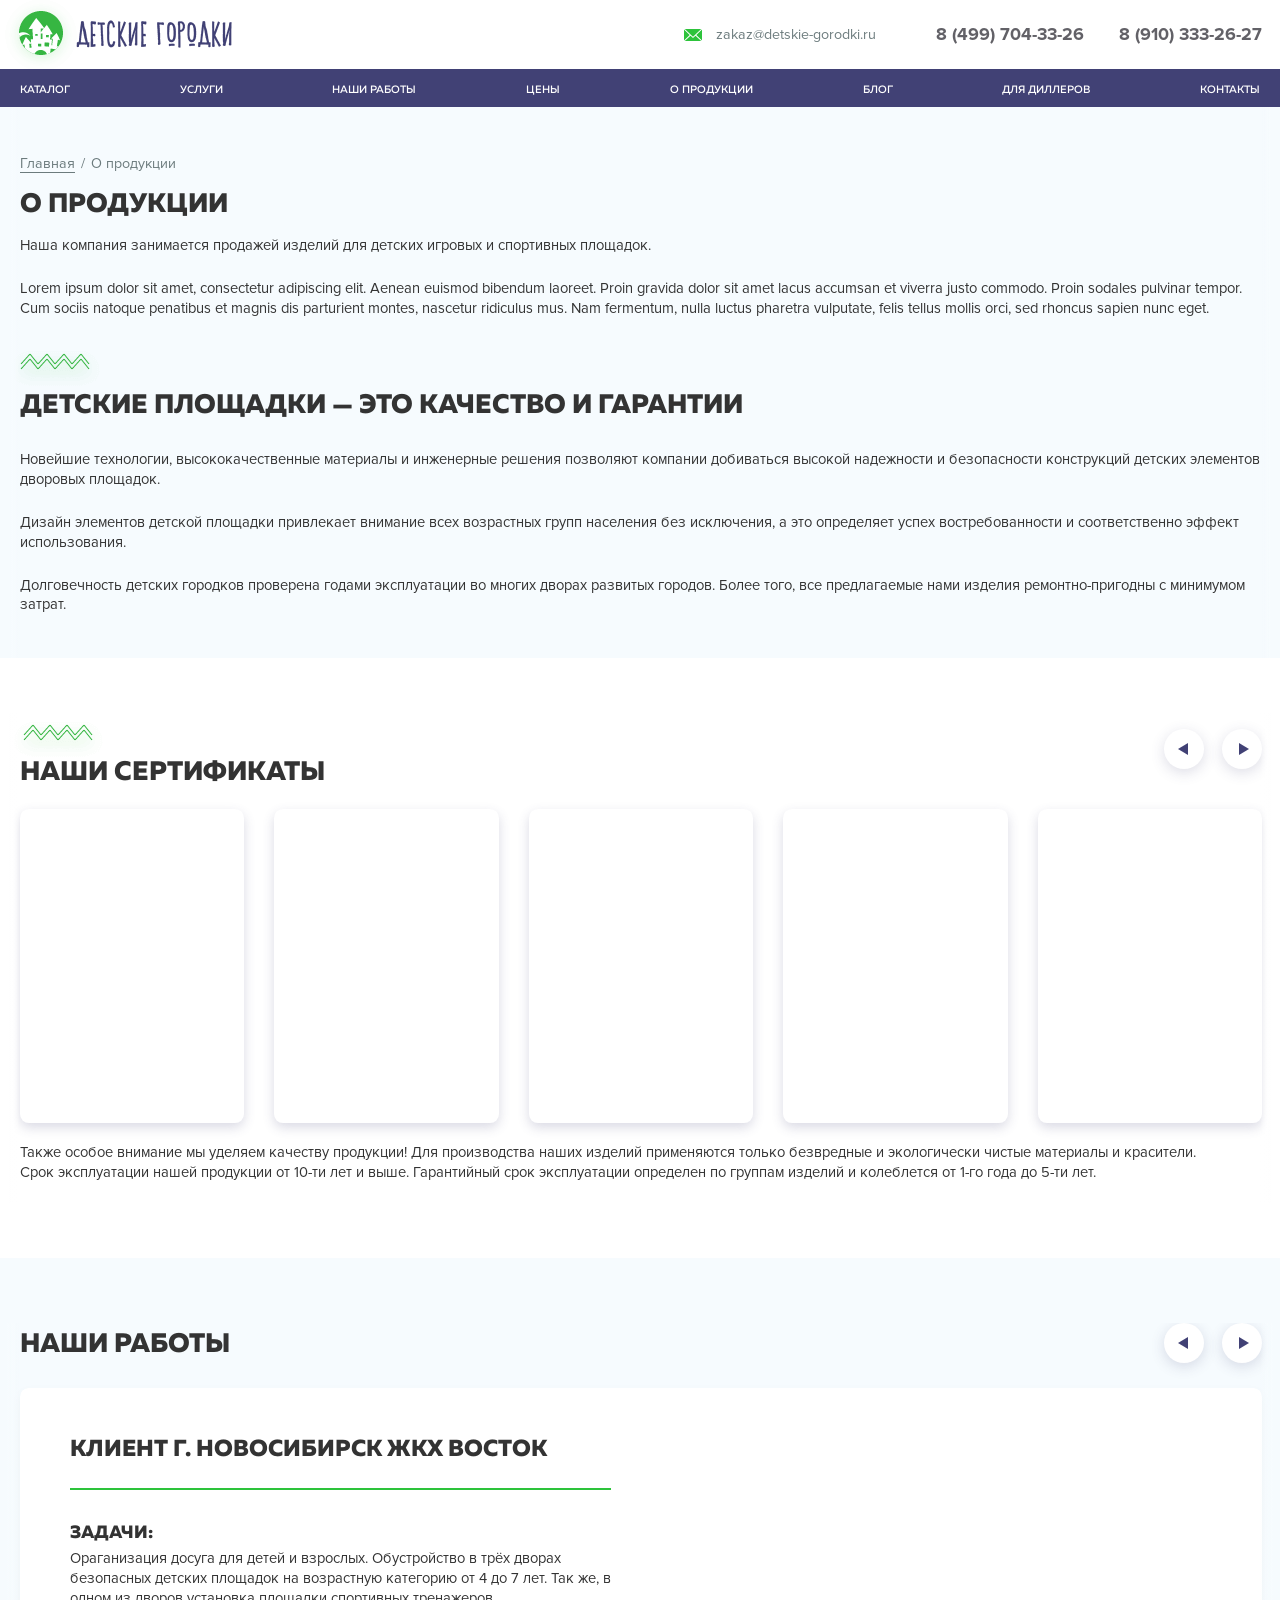
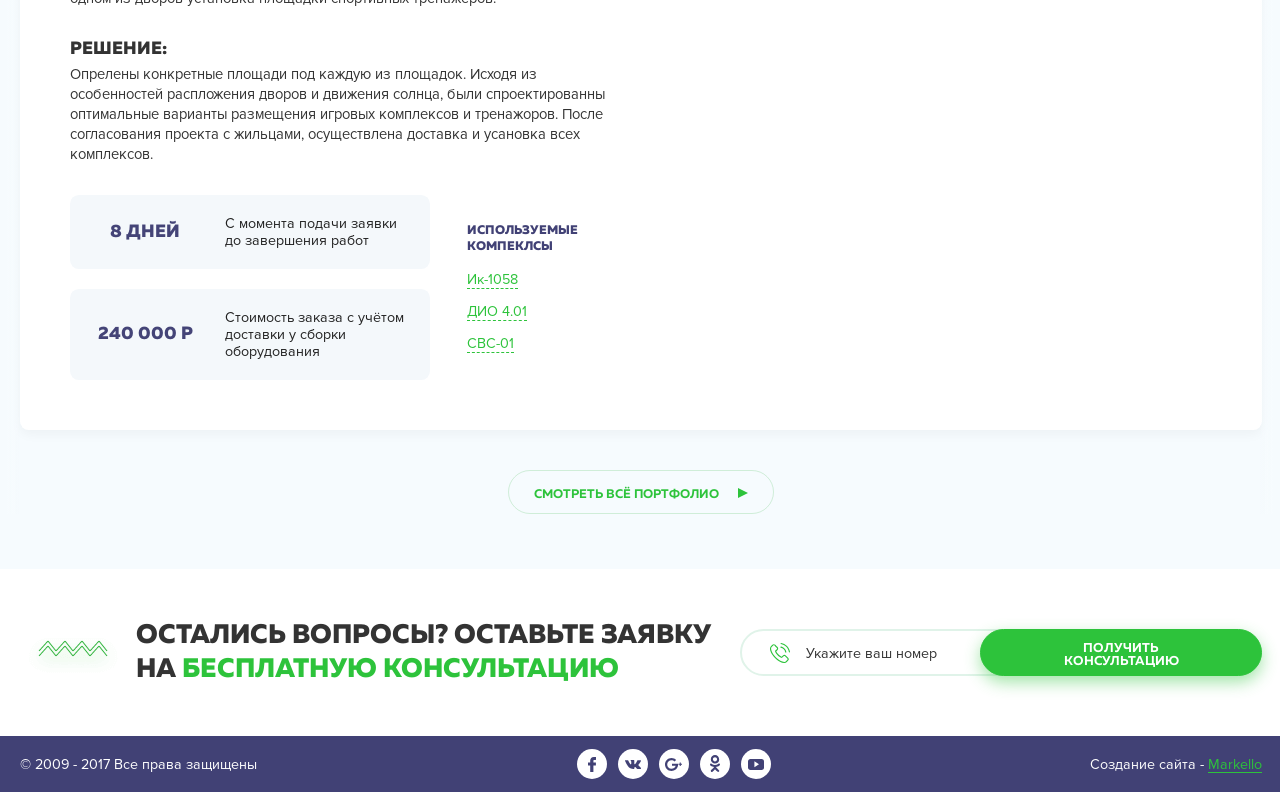
<file: about.html>
<!doctype html>
<!--[if lt IE 7]>      <html class="no-js lt-ie9 lt-ie8 lt-ie7" lang="ru"> <![endif]-->
<!--[if IE 7]>         <html class="no-js lt-ie9 lt-ie8" lang="ru"> <![endif]-->
<!--[if IE 8]>         <html class="no-js lt-ie9" lang="ru"> <![endif]-->
<!--[if gt IE 8]><!--> <html class="no-js" lang="ru"> <!--<![endif]-->
    <head>
        <meta charset="utf-8">
		<title>Услуги - О продукции</title>
        <meta name="description" content="">
        <meta name="keywords" content="">
        <meta name="viewport" content="width=device-width, initial-scale=1">
        <link rel="stylesheet" href="css/normalize.min.css">
        <link rel="stylesheet" href="vendor/swiper/css/swiper.min.css">
        <link rel="stylesheet" href="vendor/lightgallery/css/lightgallery.min.css">
        <link rel="stylesheet" href="css/main.css">

		<link rel="shortcut icon" href="favicon.ico" type="image/x-icon" />
		<link rel="apple-touch-icon" href="apple-touch-icon.png" />
		<link rel="apple-touch-icon" sizes="57x57" href="apple-touch-icon-57x57.png" />
		<link rel="apple-touch-icon" sizes="72x72" href="apple-touch-icon-72x72.png" />
		<link rel="apple-touch-icon" sizes="76x76" href="apple-touch-icon-76x76.png" />
		<link rel="apple-touch-icon" sizes="114x114" href="apple-touch-icon-114x114.png" />
		<link rel="apple-touch-icon" sizes="120x120" href="apple-touch-icon-120x120.png" />
		<link rel="apple-touch-icon" sizes="144x144" href="apple-touch-icon-144x144.png" />
		<link rel="apple-touch-icon" sizes="152x152" href="apple-touch-icon-152x152.png" />
		<link rel="apple-touch-icon" sizes="180x180" href="apple-touch-icon-180x180.png" />
        <script src="vendor/modernizr-2.8.3-respond-1.4.2.min.js"></script>
    </head>
    <body>
        <!--[if lt IE 8]>
            <p class="browserupgrade">Вы используете <strong>устаревший</strong> браузер. Пожалуйста <a href="http://browsehappy.com/">обновите ваш браузер</a></p>
        <![endif]-->

		<header class="header">
			<div class="header__top">
				<div class="container">
					<div class="header__top_body">
						<a href="#" class="header__top_logo"><span><img src="images/logo.png" alt="" title=""></span></a>
						<a href="mailto:zakaz@detskie-gorodki.ru" class="header__top_mail"><i><svg xmlns="http://www.w3.org/2000/svg" width="18" height="12"><path d="M12.3 6L18 0.6 18 11.4 12.3 6ZM0.8 0L17.2 0 9 7.7 0.8 0ZM0 11.4L0 0.6 5.7 6 0 11.4ZM9 9L11.5 6.7 17.2 12 0.8 12 6.5 6.7 9 9Z" fill="rgb(45, 195, 59)"/></svg></i><span>zakaz@detskie-gorodki.ru</span></a>
						<div class="header__top_tels">
							<a href="tel:84997043326" class="header__top_tel"><span>8 (499) 704-33-26</span></a>
							<a href="tel:89103332627" class="header__top_tel"><span>8 (910) 333-26-27</span></a>
						</div>
					</div>
				</div>
			</div>
			<div class="header__bot">
				<div class="container header__bot_slider swiper-container">
					<nav class="header__bot_nav swiper-wrapper">
						<a href="#" class="swiper-slide"><span>Каталог</span></a>
						<a href="#" class="swiper-slide"><span>Услуги</span></a>
						<a href="#" class="swiper-slide"><span>Наши работы</span></a>
						<a href="#" class="swiper-slide"><span>Цены</span></a>
						<a href="#" class="swiper-slide"><span>О продукции</span></a>
						<a href="#" class="swiper-slide"><span>Блог</span></a>
						<a href="#" class="swiper-slide"><span>Для диллеров</span></a>
						<a href="#" class="swiper-slide"><span>Контакты</span></a>
					</nav>
					<div class="header__arr_prev"></div>
					<div class="header__arr_next"></div>
				</div>
			</div>
		</header>
        <section class="s_inner">
        	<div class="container">
        		<div class="s_inner__body">
					<div class="s_category__sub s_inner__main">
						<div class="g_breadcrumbs">
							<a href="#"><span>Главная</span></a>
							<small>/</small>
							<span>О продукции</span>
						</div>
						<h1 class="g_title">О продукции</h1>
						<div class="g_txt">
							<p>Наша компания занимается продажей изделий для детских игровых и спортивных площадок.</p>
							<p>Lorem ipsum dolor sit amet, consectetur adipiscing elit. Aenean euismod bibendum laoreet. Proin gravida dolor sit amet lacus accumsan et viverra justo commodo. Proin sodales pulvinar tempor. Cum sociis natoque penatibus et magnis dis parturient montes, nascetur ridiculus mus. Nam fermentum, nulla luctus pharetra vulputate, felis tellus mollis orci, sed rhoncus sapien nunc eget.</p>
							<img src="images/hr.png" style="margin-left: -18px; margin-bottom: -3px" alt="">
							<h1>Детские площадки — это качество и гарантии</h1>
							<p>Новейшие технологии, высококачественные материалы и инженерные решения позволяют компании добиваться высокой надежности и безопасности конструкций детских элементов дворовых площадок.</p>
							<p>Дизайн элементов детской площадки привлекает внимание всех возрастных групп населения без исключения, а это определяет успех востребованности и соответственно эффект использования.</p>
							<p>Долговечность детских городков проверена годами эксплуатации во многих дворах развитых городов. Более того, все предлагаемые нами изделия ремонтно-пригодны с минимумом затрат.</p>
						</div>
					</div>
        		</div>
        	</div>
        </section>
		<section class="s_cert _white">
			<div class="container">
				<div class="s_cert__slider_wrp swiper-container">
					<div class="s_cert__head">
						<h2 class="g_title"><img src="images/hr.png" style="margin-left: -15px; display: block; margin-bottom: -10px" alt=""><b>Наши сертификаты</b></h2>
						<div class="g_arr">
							<div class="g_arr__prev"></div>
							<div class="g_arr__next"></div>
						</div>
					</div>
					<div class="s_cert__slider swiper-wrapper">
						<div class="s_cert__item swiper-slide" data-src="http://placehold.it/1285x1378/2dc33b/fff">
							<div class="s_cert__item_img" style="background-image: url('http://placehold.it/285x378/414175/fff')"></div>
						</div>
						<div class="s_cert__item swiper-slide" data-src="http://placehold.it/1285x1378/2dc33b/fff">
							<div class="s_cert__item_img" style="background-image: url('http://placehold.it/285x378/7171ca/fff')"></div>
						</div>
						<div class="s_cert__item swiper-slide" data-src="http://placehold.it/1285x1378/2dc33b/fff">
							<div class="s_cert__item_img" style="background-image: url('http://placehold.it/285x378/7171ca/fff')"></div>
						</div>
						<div class="s_cert__item swiper-slide" data-src="http://placehold.it/1285x1378/2dc33b/fff">
							<div class="s_cert__item_img" style="background-image: url('http://placehold.it/285x378/2dc33b/fff')"></div>
						</div>
						<div class="s_cert__item swiper-slide" data-src="http://placehold.it/1285x1378/2dc33b/fff">
							<div class="s_cert__item_img" style="background-image: url('http://placehold.it/285x378/414175/fff')"></div>
						</div>
						<div class="s_cert__item swiper-slide" data-src="http://placehold.it/1285x1378/2dc33b/fff">
							<div class="s_cert__item_img" style="background-image: url('http://placehold.it/285x378/2dc33b/fff')"></div>
						</div>
						<div class="s_cert__item swiper-slide" data-src="http://placehold.it/1285x1378/2dc33b/fff">
							<div class="s_cert__item_img" style="background-image: url('http://placehold.it/285x378/2dc33b/fff')"></div>
						</div>
					</div>
					<div class="g_txt">
						<p>Также особое внимание мы уделяем качеству продукции! Для производства наших изделий применяются только безвредные и экологически чистые материалы и красители. <br>Срок эксплуатации нашей продукции от 10-ти лет и выше. Гарантийный срок эксплуатации определен по группам изделий и колеблется от 1-го года до 5-ти лет.</p>
					</div>
				</div>
			</div>
		</section>
		<section class="s_works">
			<div class="container">
				<div class="s_works__slider_wrp swiper-container">
					<div class="s_works__head">
						<h2 class="g_title">Наши работы</h2>
						<div class="g_arr">
							<div class="g_arr__prev"></div>
							<div class="g_arr__next"></div>
						</div>
					</div>
					<div class="s_works__slider swiper-wrapper">
						<div class="s_works__item swiper-slide">
							<div class="s_works__item_txt">
								<div class="g_txt">
									<div class="g_h3">Клиент г. Новосибирск ЖКХ Восток</div>
									<hr>
									<div class="g_h4">Задачи:</div>
									<p>Ораганизация досуга для детей и взрослых. Обустройство в трёх дворах безопасных детских площадок на возрастную категорию от 4 до 7 лет. Так же, в одном из дворов установка площадки спортивных тренажеров.</p>
									<div class="g_h4">Решение:</div>
									<p>Опрелены конкретные площади под каждую из площадок. Исходя из особенностей распложения дворов и движения солнца, были спроектированны оптимальные варианты размещения игровых комплексов и тренажоров. После согласования проекта с жильцами, осуществлена доставка и усановка всех комплексов.</p>
								</div>
								<div class="s_works__info">
									<div class="s_works__info_col">
										<div class="s_works__info_item">
											<strong>8 дней</strong>
											<p>С момента подачи заявки до завершения работ</p>
										</div>
										<div class="s_works__info_item">
											<strong>240 000 р</strong>
											<p>Стоимость заказа с учётом доставки у сборки оборудования</p>
										</div>
									</div>
									<div class="s_works__info_col">
										<div class="g_h5">Используемые компеклсы</div>
										<a href="#"><span>Ик-1058</span></a>
										<a href="#"><span>ДИО 4.01</span></a>
										<a href="#"><span>CBC-01</span></a>
									</div>
								</div>
							</div>
							<div class="s_works__right">
								<div class="s_works__img swiper-container">
									<div class="s_works__img_slider swiper-wrapper">
										<div class="s_works__img_item swiper-slide" style="background-image: url('http://placehold.it/630x420/1875cc/fff')"></div>
										<div class="s_works__img_item swiper-slide" style="background-image: url('http://placehold.it/630x428/00ff00/fff')"></div>
										<div class="s_works__img_item swiper-slide" style="background-image: url('http://placehold.it/630x458/333/fff')"></div>
										<div class="s_works__img_item swiper-slide" style="background-image: url('http://placehold.it/630x413/00ff00/000')"></div>
										<div class="s_works__img_item swiper-slide" style="background-image: url('http://placehold.it/630x425/1875cc/fff')"></div>
									</div>
								</div>
								<div class="s_works__thumb swiper-container">
									<div class="s_works__thumb_slider swiper-wrapper">
										<div class="s_works__thumb_item swiper-slide" style="background-image: url('http://placehold.it/190x113/1875cc/fff')"></div>
										<div class="s_works__thumb_item swiper-slide" style="background-image: url('http://placehold.it/134x99/00ff00/fff')"></div>
										<div class="s_works__thumb_item swiper-slide" style="background-image: url('http://placehold.it/175x100/333/fff')"></div>
										<div class="s_works__thumb_item swiper-slide" style="background-image: url('http://placehold.it/167x105/00ff00/000')"></div>
										<div class="s_works__thumb_item swiper-slide" style="background-image: url('http://placehold.it/190x125/1875cc/fff')"></div>
									</div>
								</div>
							</div>
						</div>
						<div class="s_works__item swiper-slide">
							<div class="s_works__item_txt">
								<div class="g_txt">
									<div class="g_h3">Клиент г. Новосибирск ЖКХ Восток</div>
									<hr>
									<div class="g_h4">Задачи:</div>
									<p>Ораганизация досуга для детей и взрослых. Обустройство в трёх дворах безопасных детских площадок на возрастную категорию от 4 до 7 лет. Так же, в одном из дворов установка площадки спортивных тренажеров.</p>
									<div class="g_h4">Решение:</div>
									<p>Опрелены конкретные площади под каждую из площадок. Исходя из особенностей распложения дворов и движения солнца, были спроектированны оптимальные варианты размещения игровых комплексов и тренажоров. После согласования проекта с жильцами, осуществлена доставка и усановка всех комплексов.</p>
								</div>
								<div class="s_works__info">
									<div class="s_works__info_col">
										<div class="s_works__info_item">
											<strong>8 дней</strong>
											<p>С момента подачи заявки до завершения работ</p>
										</div>
										<div class="s_works__info_item">
											<strong>240 000 р</strong>
											<p>Стоимость заказа с учётом доставки у сборки оборудования</p>
										</div>
									</div>
									<div class="s_works__info_col">
										<div class="g_h5">Используемые компеклсы</div>
										<a href="#"><span>Ик-1058</span></a>
										<a href="#"><span>ДИО 4.01</span></a>
										<a href="#"><span>CBC-01</span></a>
									</div>
								</div>
							</div>
							<div class="s_works__right">
								<div class="s_works__img swiper-container">
									<div class="s_works__img_slider swiper-wrapper">
										<div class="s_works__img_item swiper-slide" style="background-image: url('http://placehold.it/630x428/00ff00/fff')"></div>
										<div class="s_works__img_item swiper-slide" style="background-image: url('http://placehold.it/630x420/1875cc/fff')"></div>
										<div class="s_works__img_item swiper-slide" style="background-image: url('http://placehold.it/630x458/333/fff')"></div>
										<div class="s_works__img_item swiper-slide" style="background-image: url('http://placehold.it/630x413/00ff00/000')"></div>
										<div class="s_works__img_item swiper-slide" style="background-image: url('http://placehold.it/630x425/1875cc/fff')"></div>
									</div>
								</div>
								<div class="s_works__thumb swiper-container">
									<div class="s_works__thumb_slider swiper-wrapper">
										<div class="s_works__thumb_item swiper-slide" style="background-image: url('http://placehold.it/190x113/1875cc/fff')"></div>
										<div class="s_works__thumb_item swiper-slide" style="background-image: url('http://placehold.it/134x99/00ff00/fff')"></div>
										<div class="s_works__thumb_item swiper-slide" style="background-image: url('http://placehold.it/175x100/333/fff')"></div>
										<div class="s_works__thumb_item swiper-slide" style="background-image: url('http://placehold.it/167x105/00ff00/000')"></div>
										<div class="s_works__thumb_item swiper-slide" style="background-image: url('http://placehold.it/190x125/1875cc/fff')"></div>
									</div>
								</div>
							</div>
						</div>
						<div class="s_works__item swiper-slide">
							<div class="s_works__item_txt">
								<div class="g_txt">
									<div class="g_h3">Клиент г. Новосибирск ЖКХ Восток</div>
									<hr>
									<div class="g_h4">Задачи:</div>
									<p>Ораганизация досуга для детей и взрослых. Обустройство в трёх дворах безопасных детских площадок на возрастную категорию от 4 до 7 лет. Так же, в одном из дворов установка площадки спортивных тренажеров.</p>
									<div class="g_h4">Решение:</div>
									<p>Опрелены конкретные площади под каждую из площадок. Исходя из особенностей распложения дворов и движения солнца, были спроектированны оптимальные варианты размещения игровых комплексов и тренажоров. После согласования проекта с жильцами, осуществлена доставка и усановка всех комплексов.</p>
								</div>
								<div class="s_works__info">
									<div class="s_works__info_col">
										<div class="s_works__info_item">
											<strong>8 дней</strong>
											<p>С момента подачи заявки до завершения работ</p>
										</div>
										<div class="s_works__info_item">
											<strong>240 000 р</strong>
											<p>Стоимость заказа с учётом доставки у сборки оборудования</p>
										</div>
									</div>
									<div class="s_works__info_col">
										<div class="g_h5">Используемые компеклсы</div>
										<a href="#"><span>Ик-1058</span></a>
										<a href="#"><span>ДИО 4.01</span></a>
										<a href="#"><span>CBC-01</span></a>
									</div>
								</div>
							</div>
							<div class="s_works__right">
								<div class="s_works__img swiper-container">
									<div class="s_works__img_slider swiper-wrapper">
										<div class="s_works__img_item swiper-slide" style="background-image: url('http://placehold.it/630x458/333/fff')"></div>
										<div class="s_works__img_item swiper-slide" style="background-image: url('http://placehold.it/630x428/00ff00/fff')"></div>
										<div class="s_works__img_item swiper-slide" style="background-image: url('http://placehold.it/630x420/1875cc/fff')"></div>
										<div class="s_works__img_item swiper-slide" style="background-image: url('http://placehold.it/630x413/00ff00/000')"></div>
										<div class="s_works__img_item swiper-slide" style="background-image: url('http://placehold.it/630x413/00ff00/000')"></div>
										<div class="s_works__img_item swiper-slide" style="background-image: url('http://placehold.it/630x413/00ff00/000')"></div>
										<div class="s_works__img_item swiper-slide" style="background-image: url('http://placehold.it/630x425/1875cc/fff')"></div>
									</div>
								</div>
								<div class="s_works__thumb swiper-container">
									<div class="s_works__thumb_slider swiper-wrapper">
										<div class="s_works__thumb_item swiper-slide" style="background-image: url('http://placehold.it/190x113/1875cc/fff')"></div>
										<div class="s_works__thumb_item swiper-slide" style="background-image: url('http://placehold.it/134x99/00ff00/fff')"></div>
										<div class="s_works__thumb_item swiper-slide" style="background-image: url('http://placehold.it/175x100/333/fff')"></div>
										<div class="s_works__thumb_item swiper-slide" style="background-image: url('http://placehold.it/167x105/00ff00/000')"></div>
										<div class="s_works__thumb_item swiper-slide" style="background-image: url('http://placehold.it/190x125/1875cc/fff')"></div>
									</div>
								</div>
							</div>
						</div>
					</div>
				</div>
				<a href="#" class="g_outline"><span>Смотреть всё портфолио</span><i></i></a>
			</div>
		</section>
        <section class="s_form _white">
        	<div class="container">
        		<div class="s_form__body">
					<i style="margin-left: -16px; margin-bottom: -5px; margin-right: 10px"><img src="images/hr.png" alt=""></i>
        			<div class="s_form__txt">
						<h2 class="g_title">Остались вопросы? Оставьте заявку на <span>бесплатную консультацию</span></h2>
        			</div>
        			<form action="/" class="s_form__form _validate">
						<input type="hidden" name="form" value="Остались вопросы? Оставьте заявку на бесплатную консультацию">
						<div class="g_input">
							<input type="text" name="phone">
							<small><i><svg xmlns="http://www.w3.org/2000/svg" width="21" height="20"><path d="M20.5 9.5C20.5 9.5 20.5 9.5 20.4 9.5 20.2 9.5 19.9 9.3 19.9 9 19.5 7 18.6 5.2 17.2 3.8 15.7 2.4 13.9 1.5 12 1.1 11.7 1.1 11.4 0.8 11.5 0.5 11.6 0.2 11.8 0 12.2 0 14.4 0.4 16.4 1.4 18 3 19.6 4.6 20.6 6.6 21 8.8 21 9.1 20.8 9.4 20.5 9.5ZM12 3.6C13.3 3.9 14.6 4.5 15.5 5.5 16.5 6.4 17.1 7.6 17.4 9 17.4 9.3 17.2 9.6 16.9 9.6 16.9 9.7 16.8 9.7 16.8 9.7 16.5 9.7 16.3 9.5 16.2 9.2 16 8.1 15.5 7.1 14.7 6.3 13.9 5.5 12.9 4.9 11.8 4.8 11.5 4.7 11.3 4.4 11.3 4.1 11.4 3.8 11.7 3.6 12 3.6ZM8.2 7.4C7.9 7.7 7.6 8 7.2 8.4 7.5 8.9 7.8 9.5 8.4 10.2 9.5 11.5 10.6 12.5 11.8 13.3 12 13.4 12.1 13.5 12.3 13.5 12.4 13.6 12.5 13.7 12.6 13.7L13.9 12.4C14.4 12 14.9 11.7 15.4 11.7 15.9 11.7 16.4 12 16.8 12.4L19.1 14.7C19.6 15.1 19.8 15.6 19.8 16.2 19.8 16.7 19.6 17.2 19.1 17.6 19 17.8 18.8 18 18.6 18.2 18.3 18.4 18.1 18.7 17.9 18.9 17.9 18.9 17.8 18.9 17.8 19 17.2 19.7 16.4 20 15.4 20 15.3 20 15.2 20 15.1 20 13.7 19.9 12.4 19.4 11.4 18.9 8.9 17.7 6.6 15.9 4.8 13.7 3.2 11.9 2.2 10.2 1.5 8.3 1.3 7.6 0.9 6.4 1 5.2 1.1 4.4 1.4 3.8 1.9 3.2L3.3 1.8C3.4 1.8 3.4 1.8 3.4 1.8 3.8 1.4 4.3 1.2 4.8 1.2 5.3 1.2 5.8 1.4 6.2 1.8 6.5 2 6.8 2.3 7 2.6 7.1 2.7 7.3 2.8 7.4 3L8.6 4.1C9.4 5 9.4 6.2 8.6 7 8.4 7.2 8.3 7.3 8.2 7.4ZM7.8 4.9L6.6 3.8C6.5 3.6 6.3 3.5 6.2 3.4 5.9 3.1 5.7 2.8 5.4 2.6 5.4 2.6 5.4 2.6 5.4 2.6 5.3 2.5 5.1 2.3 4.8 2.3 4.6 2.3 4.4 2.4 4.2 2.6L2.7 4C2.4 4.4 2.2 4.8 2.1 5.3 2.1 6.1 2.2 6.9 2.6 7.9 3.2 9.7 4.2 11.3 5.7 13 7.4 15.1 9.5 16.7 11.9 17.9 12.8 18.3 13.9 18.8 15.2 18.9 15.3 18.9 15.3 18.9 15.4 18.9 16.1 18.9 16.6 18.6 17 18.2 17.3 17.9 17.5 17.6 17.8 17.3 18 17.2 18.2 17 18.3 16.8 18.8 16.4 18.8 15.9 18.3 15.5L16 13.2C16 13.2 16 13.2 16 13.2 15.8 13 15.6 12.9 15.4 12.9 15.1 12.9 14.9 13 14.7 13.2L13.3 14.6C13.2 14.7 13 14.9 12.6 14.9 12.5 14.9 12.4 14.9 12.2 14.8 12.2 14.8 12.2 14.8 12.2 14.8 12 14.7 11.9 14.6 11.8 14.6 11.6 14.5 11.4 14.4 11.2 14.3 9.9 13.4 8.6 12.3 7.5 10.9L7.5 10.9C6.8 10.1 6.4 9.4 6.1 8.6 6.1 8.6 6.1 8.6 6.1 8.6 6 8.4 5.9 8 6.3 7.6 6.3 7.6 6.3 7.6 6.3 7.6 6.7 7.3 7 7 7.4 6.6 7.5 6.5 7.6 6.4 7.8 6.2 8.2 5.8 8.2 5.4 7.8 4.9Z" fill="rgb(45, 195, 59)"/></svg></i><span>Укажите ваш номер</span></small>
						</div>
						<button type="submit"><span class="g_btn"><span>получить консультацию</span></span></button>
        			</form>
        		</div>
        	</div>
        </section>
		<footer class="footer">
			<div class="container">
				<div class="footer__body">
					<p>© 2009 - 2017 Все права защищены</p>
					<div class="footer__social">
						<a href="#" target="_blank"><span><svg xmlns="http://www.w3.org/2000/svg" width="8" height="15"><path d="M7.7 0L5.8 0C3.6 0 2.2 1.4 2.2 3.7L2.2 5.4 0.3 5.4C0.1 5.4 0 5.5 0 5.7L0 8.2C0 8.3 0.1 8.5 0.3 8.5L2.2 8.5 2.2 14.7C2.2 14.9 2.4 15 2.5 15L5.1 15C5.2 15 5.4 14.9 5.4 14.7L5.4 8.5 7.6 8.5C7.8 8.5 7.9 8.3 7.9 8.2L7.9 5.7C7.9 5.6 7.9 5.5 7.8 5.5 7.8 5.4 7.7 5.4 7.6 5.4L5.4 5.4 5.4 4C5.4 3.3 5.5 2.9 6.4 2.9L7.7 2.9C7.9 2.9 8 2.8 8 2.6L8 0.3C8 0.1 7.9 0 7.7 0Z" fill="rgb(65, 65, 117)"/></svg></span></a>
						<a href="#" target="_blank"><span><svg xmlns="http://www.w3.org/2000/svg" width="16" height="9"><path d="M15.3 7.3C14.9 6.7 14.3 6.2 13.8 5.7 13.3 5.3 13.3 5 13.6 4.5 14.1 3.9 14.5 3.3 14.9 2.7 15.3 2.2 15.7 1.6 15.9 1 16.1 0.6 16 0.4 15.5 0.3 15.5 0.3 15.4 0.3 15.3 0.3L12.8 0.3C12.5 0.3 12.3 0.4 12.2 0.7 12 1.1 11.9 1.5 11.7 1.8 11.3 2.6 10.8 3.4 10.2 4.1 10.1 4.2 9.9 4.4 9.7 4.3 9.4 4.2 9.3 3.8 9.3 3.6L9.3 0.7C9.3 0.3 9.2 0.1 8.8 0L6.1 0C5.8 0 5.6 0.1 5.4 0.4 5.3 0.5 5.3 0.6 5.5 0.6 5.9 0.7 6.2 1 6.2 1.4 6.3 2.1 6.3 2.8 6.3 3.5 6.3 3.7 6.2 3.9 6.1 4.1 6 4.4 5.8 4.5 5.5 4.3 5.3 4.1 5.1 3.9 4.9 3.6 4.3 2.7 3.8 1.8 3.4 0.8 3.3 0.5 3.1 0.3 2.8 0.3 2 0.3 1.2 0.3 0.5 0.3 0 0.3-0.1 0.5 0.1 1 0.9 2.8 1.8 4.6 3 6.2 3.7 7 4.4 7.8 5.3 8.3 6.3 8.9 7.4 9 8.6 9 9.2 9 9.3 8.8 9.4 8.3 9.4 7.9 9.4 7.5 9.6 7.2 9.8 6.9 10.1 6.8 10.4 7 10.5 7.1 10.7 7.2 10.8 7.4 11.1 7.7 11.4 8.1 11.7 8.4 12.1 8.8 12.6 9 13.2 9L15.5 9C15.9 9 16.1 8.5 15.9 8.1 15.7 7.8 15.5 7.5 15.3 7.3Z" fill="rgb(65, 65, 117)"/></svg></span></a>
						<a href="#" target="_blank"><span><svg xmlns="http://www.w3.org/2000/svg" width="17" height="13"><path d="M15.8 6.8L15.8 8.1 14.7 8.1 14.7 6.8 13.4 6.8 13.4 5.8 14.7 5.8 14.7 4.5 15.8 4.5 15.8 5.8 17 5.8 17 6.8 15.8 6.8ZM6.5 13C2.9 13 0 10.1 0 6.5 0 2.9 2.9 0 6.5 0 8.3 0 9.9 0.7 11.1 1.9L9.6 3.5C8.8 2.7 7.7 2.2 6.5 2.2 4.1 2.2 2.2 4.1 2.2 6.5 2.2 8.9 4.1 10.8 6.5 10.8 8.5 10.8 10.1 9.6 10.7 7.8L7 7.8 7 5.8 13 5.8 13 5.8 13 7.8C12.4 10.8 9.7 13 6.5 13Z" fill="rgb(65, 65, 117)"/></svg></span></a>
						<a href="#" target="_blank"><span><svg xmlns="http://www.w3.org/2000/svg" width="10" height="17"><path d="M9.7 10.3C9.2 10.8 8.6 11.2 7.9 11.5 7.3 11.8 6.5 11.9 5.8 12 5.9 12.1 6 12.1 6.1 12.2 7 13.2 8 14.2 8.9 15.2 9.3 15.5 9.3 15.9 9.2 16.3 9 16.7 8.5 17 8.1 17 7.8 17 7.6 16.8 7.4 16.6 6.7 15.9 6 15.2 5.2 14.4 5 14.2 4.9 14.2 4.8 14.4 4 15.2 3.3 15.9 2.5 16.7 2.2 17 1.8 17.1 1.4 16.9 1 16.7 0.8 16.3 0.8 15.8 0.8 15.5 0.9 15.3 1.1 15.1 2.1 14.1 3 13.2 4 12.2 4 12.1 4.1 12.1 4.2 12 2.9 11.8 1.7 11.5 0.7 10.7 0.6 10.6 0.5 10.5 0.4 10.4 -0.1 10-0.1 9.5 0.2 9 0.5 8.6 1 8.4 1.5 8.7 1.6 8.7 1.7 8.8 1.8 8.9 3.7 10.2 6.2 10.2 8.1 8.9 8.3 8.8 8.5 8.7 8.7 8.6 9.2 8.5 9.6 8.6 9.8 9 10.1 9.5 10.1 9.9 9.7 10.3ZM5 8.6C2.7 8.6 0.8 6.6 0.8 4.3 0.8 1.9 2.7 0 5 0 7.3 0 9.2 2 9.2 4.4 9.2 6.7 7.3 8.6 5 8.6ZM5 2.2C3.8 2.2 2.9 3.1 2.9 4.3 2.9 5.5 3.9 6.4 5 6.4 6.2 6.4 7.1 5.5 7.1 4.3 7.1 3.1 6.1 2.2 5 2.2Z" fill="rgb(65, 65, 117)"/></svg></span></a>
						<a href="#" target="_blank"><span><svg xmlns="http://www.w3.org/2000/svg" width="16" height="11"><path d="M16 2.4C16 1.1 14.9 0 13.6 0L2.4 0C1.1 0 0 1.1 0 2.4L0 8.7C0 9.9 1.1 11 2.4 11L13.6 11C14.9 11 16 9.9 16 8.7L16 2.4ZM6.4 8.2L6.4 2.2 11 5.2 6.4 8.2Z" fill="rgb(65, 65, 117)"/></svg></span></a>
					</div>
					<p>Создание сайта - <a href="#" target="_blank"><span>Markello</span></a></p>
				</div>
			</div>
		</footer>

		<!--hidden-->
		<div class="overlay">
			<div class="popup popup_delivery">
				<div class="popup__close _close_pop"><span>&times;</span></div>
				<div class="g_txt">
					<h2 class="g_title">Условия доставки</h2>
					<p>После оформления заказа, в течение 5 минут, вам перезвонит менеджер для согласования всех нюансов и подтверждения заказа. Режим работы: <strong>Пн.-Вс. 09:00—18:00</strong>.</p>
					<ul class="_check">
						<li>Оплата наличными</li>
						<li>Оплата через банк</li>
						<li>Безналичный платеж без НДС</li>
						<li>Электронные деньги</li>
					</ul>
					<hr>
					<ul>
						<li>Доставка товаров в наличии на складе от 13-15 рабочих дней, отсутствующих на складе – 22 дней</li>
						<li>Доставка осуществляется «до двери», нет никаких дополнительных сборов (например, «за подъём на этаж»).</li>
						<li>Крупногабаритные товары весом более 30кг или размером более 120x80x60см в разобранном состоянии доставляются только до подъезда. Выгрузку из машины и подъем получатель осуществляет своими силами.</li>
						<li>Доставка осуществляется по будням c 09.00 до 18.00. Менеджер службы доставки предупредит вас заблаговременно.</li>
						<li>Товар поставляется в заводской упаковке. Лицо, доставляющее товар, не осуществляет сборку, установку, монтаж товара. Сборка и установка осуществляется своими силами.</li>
					</ul>
					<hr>
					<div class="popup_delivery__btns">
						<a href="#" class="popup_delivery__btns_more"><span>Читайте так же:</span></a>
						<a href="#" class="g_outline"><svg xmlns="http://www.w3.org/2000/svg" width="32" height="22"><path d="M29.9 16.8L27 16.8 27 20.4C27 21.3 26.3 22 25.4 22L1.6 22C0.7 22 0 21.3 0 20.4L0 6.8C0 5.9 0.7 5.2 1.6 5.2L5 5.2 5 2.1C5 1 6 0 7.1 0L29.9 0C31 0 32 1 32 2.1L32 14.6C32 15.8 31 16.8 29.9 16.8ZM25.4 20.4L25.4 17.6C23.9 17.7 22.8 18.9 22.6 20.4L25.4 20.4ZM1.6 20.4L4.4 20.4C4.2 18.9 3 17.7 1.6 17.5L1.6 20.4ZM1.6 6.8L1.6 9.6C3 9.5 4.2 8.3 4.4 6.8L1.6 6.8ZM1.6 11.2L1.6 16C3.9 16.2 5.8 18.1 5.9 20.4L21 20.4C21.2 18.1 23.1 16.2 25.4 16L25.4 11.3C23.1 11.1 21.2 9.2 21 6.8L6 6.8C5.8 9.2 3.9 11.1 1.6 11.2ZM25.4 9.7L25.4 6.8 22.6 6.8C22.8 8.3 23.9 9.5 25.4 9.7ZM30.4 2.1C30.4 1.8 30.2 1.6 29.9 1.6L7.1 1.6C6.8 1.6 6.6 1.8 6.6 2.1L6.6 5.2 25.4 5.2C26.3 5.2 27 5.9 27 6.8L27 15.2 29.9 15.2C30.2 15.2 30.4 14.9 30.4 14.6L30.4 2.1ZM22.3 13.6C22.3 14 21.9 14.4 21.5 14.4L18.5 14.4C18.1 14.4 17.7 14 17.7 13.6 17.7 13.2 18.1 12.8 18.5 12.8L21.5 12.8C21.9 12.8 22.3 13.2 22.3 13.6ZM12.8 12.8L14.2 12.8C15.4 12.8 16.4 13.8 16.4 15.1 16.4 16.3 15.5 17.3 14.3 17.4L14.3 18C14.3 18.4 13.9 18.8 13.5 18.8 13.1 18.8 12.7 18.4 12.7 18L12.7 17.4 11.8 17.4C11.3 17.4 11 17 11 16.6 11 16.1 11.3 15.8 11.8 15.8L14.2 15.8C14.5 15.8 14.8 15.5 14.8 15.1 14.8 14.7 14.5 14.4 14.2 14.4L12.8 14.4C11.6 14.4 10.6 13.4 10.6 12.1 10.6 10.9 11.5 9.9 12.7 9.9L12.7 9.2C12.7 8.8 13.1 8.5 13.5 8.5 13.9 8.5 14.3 8.8 14.3 9.2L14.3 9.9 15.2 9.9C15.6 9.9 16 10.2 16 10.7 16 11.1 15.6 11.4 15.2 11.4L12.8 11.4C12.4 11.4 12.1 11.8 12.1 12.1 12.1 12.5 12.4 12.8 12.8 12.8ZM8.3 14.4L5.3 14.4C4.9 14.4 4.5 14 4.5 13.6 4.5 13.2 4.9 12.8 5.3 12.8L8.3 12.8C8.8 12.8 9.1 13.2 9.1 13.6 9.1 14 8.8 14.4 8.3 14.4Z" fill="rgb(45, 195, 59)"/></svg><span>Гарантия возврата</span></a>
					</div>
				</div>
			</div>
			<div class="popup popup_order">
				<div class="popup__close _close_pop"><span>&times;</span></div>
				<div class="g_txt">
					<h2 class="g_title">Товар: ИК - 1075</h2>
					<p>Мы перезвоним вам через 5 минут для уточнения деталей заказа</p>
				</div>
				<form action="/" class="popup_order__form _validate">
					<input type="hidden" name="form" value="Товар: ИК - 1075">
					<div class="g_input">
						<input type="text" name="phone">
						<small><i><svg xmlns="http://www.w3.org/2000/svg" width="21" height="20"><path d="M20.5 9.5C20.5 9.5 20.5 9.5 20.4 9.5 20.2 9.5 19.9 9.3 19.9 9 19.5 7 18.6 5.2 17.2 3.8 15.7 2.4 13.9 1.5 12 1.1 11.7 1.1 11.4 0.8 11.5 0.5 11.6 0.2 11.8 0 12.2 0 14.4 0.4 16.4 1.4 18 3 19.6 4.6 20.6 6.6 21 8.8 21 9.1 20.8 9.4 20.5 9.5ZM12 3.6C13.3 3.9 14.6 4.5 15.5 5.5 16.5 6.4 17.1 7.6 17.4 9 17.4 9.3 17.2 9.6 16.9 9.6 16.9 9.7 16.8 9.7 16.8 9.7 16.5 9.7 16.3 9.5 16.2 9.2 16 8.1 15.5 7.1 14.7 6.3 13.9 5.5 12.9 4.9 11.8 4.8 11.5 4.7 11.3 4.4 11.3 4.1 11.4 3.8 11.7 3.6 12 3.6ZM8.2 7.4C7.9 7.7 7.6 8 7.2 8.4 7.5 8.9 7.8 9.5 8.4 10.2 9.5 11.5 10.6 12.5 11.8 13.3 12 13.4 12.1 13.5 12.3 13.5 12.4 13.6 12.5 13.7 12.6 13.7L13.9 12.4C14.4 12 14.9 11.7 15.4 11.7 15.9 11.7 16.4 12 16.8 12.4L19.1 14.7C19.6 15.1 19.8 15.6 19.8 16.2 19.8 16.7 19.6 17.2 19.1 17.6 19 17.8 18.8 18 18.6 18.2 18.3 18.4 18.1 18.7 17.9 18.9 17.9 18.9 17.8 18.9 17.8 19 17.2 19.7 16.4 20 15.4 20 15.3 20 15.2 20 15.1 20 13.7 19.9 12.4 19.4 11.4 18.9 8.9 17.7 6.6 15.9 4.8 13.7 3.2 11.9 2.2 10.2 1.5 8.3 1.3 7.6 0.9 6.4 1 5.2 1.1 4.4 1.4 3.8 1.9 3.2L3.3 1.8C3.4 1.8 3.4 1.8 3.4 1.8 3.8 1.4 4.3 1.2 4.8 1.2 5.3 1.2 5.8 1.4 6.2 1.8 6.5 2 6.8 2.3 7 2.6 7.1 2.7 7.3 2.8 7.4 3L8.6 4.1C9.4 5 9.4 6.2 8.6 7 8.4 7.2 8.3 7.3 8.2 7.4ZM7.8 4.9L6.6 3.8C6.5 3.6 6.3 3.5 6.2 3.4 5.9 3.1 5.7 2.8 5.4 2.6 5.4 2.6 5.4 2.6 5.4 2.6 5.3 2.5 5.1 2.3 4.8 2.3 4.6 2.3 4.4 2.4 4.2 2.6L2.7 4C2.4 4.4 2.2 4.8 2.1 5.3 2.1 6.1 2.2 6.9 2.6 7.9 3.2 9.7 4.2 11.3 5.7 13 7.4 15.1 9.5 16.7 11.9 17.9 12.8 18.3 13.9 18.8 15.2 18.9 15.3 18.9 15.3 18.9 15.4 18.9 16.1 18.9 16.6 18.6 17 18.2 17.3 17.9 17.5 17.6 17.8 17.3 18 17.2 18.2 17 18.3 16.8 18.8 16.4 18.8 15.9 18.3 15.5L16 13.2C16 13.2 16 13.2 16 13.2 15.8 13 15.6 12.9 15.4 12.9 15.1 12.9 14.9 13 14.7 13.2L13.3 14.6C13.2 14.7 13 14.9 12.6 14.9 12.5 14.9 12.4 14.9 12.2 14.8 12.2 14.8 12.2 14.8 12.2 14.8 12 14.7 11.9 14.6 11.8 14.6 11.6 14.5 11.4 14.4 11.2 14.3 9.9 13.4 8.6 12.3 7.5 10.9L7.5 10.9C6.8 10.1 6.4 9.4 6.1 8.6 6.1 8.6 6.1 8.6 6.1 8.6 6 8.4 5.9 8 6.3 7.6 6.3 7.6 6.3 7.6 6.3 7.6 6.7 7.3 7 7 7.4 6.6 7.5 6.5 7.6 6.4 7.8 6.2 8.2 5.8 8.2 5.4 7.8 4.9Z" fill="rgb(45, 195, 59)"/></svg></i><span>Укажите ваш номер</span></small>
					</div>
					<button type="submit"><span class="g_btn"><span>Заказать товар</span></span></button>
				</form>
			</div>
			<div class="popup popup_thnx">
				<div class="popup__close _close_pop"><span>&times;</span></div>
				<div class="g_txt">
					<h2 class="g_title">Спасибо за заявку!</h2>
					<h6>Наш менеджер скоро свяжется с Вами!</h6>
				</div>
			</div>
		</div>
		<svg xmlns="http://www.w3.org/2000/svg" xmlns:xlink="http://www.w3.org/1999/xlink" class="svg_filters">
			<defs>
				<filter filterUnits="userSpaceOnUse" id="Filter_0" x="0px" y="0px">
					<feOffset in="SourceAlpha" dx="0" dy="8" />
					<feGaussianBlur result="blurOut" stdDeviation="4" />
					<feFlood flood-color="rgb(65, 65, 117)" result="floodOut" />
					<feComposite operator="atop" in="floodOut" in2="blurOut" />
					<feComponentTransfer><feFuncA type="linear" slope="0.3"/></feComponentTransfer>
					<feMerge>
						<feMergeNode/>
						<feMergeNode in="SourceGraphic"/>
					</feMerge>
				</filter>
				<clipPath id="clip_pop"><circle cx="0" cy="0" r="0"></circle></clipPath>
			</defs>
		</svg>

        <script src="https://cdnjs.cloudflare.com/ajax/libs/jquery/3.1.1/jquery.min.js"></script>
        <script>window.jQuery || document.write('<script src="vendor/jquery-3.1.1.min"><\/script>')</script>
        <script src="vendor/jquery.validate.min.js"></script>
        <script src="vendor/swiper/js/swiper.min.js"></script>
        <script src="vendor/anime.min.js"></script>
        <script src="vendor/sticky.min.js"></script>
        <script src="vendor/lightgallery/js/lightgallery.min.js"></script>
        <script src="js/main.js"></script>
<!--		<script src="_trg.js"></script>-->
    </body>
</html>
</file>
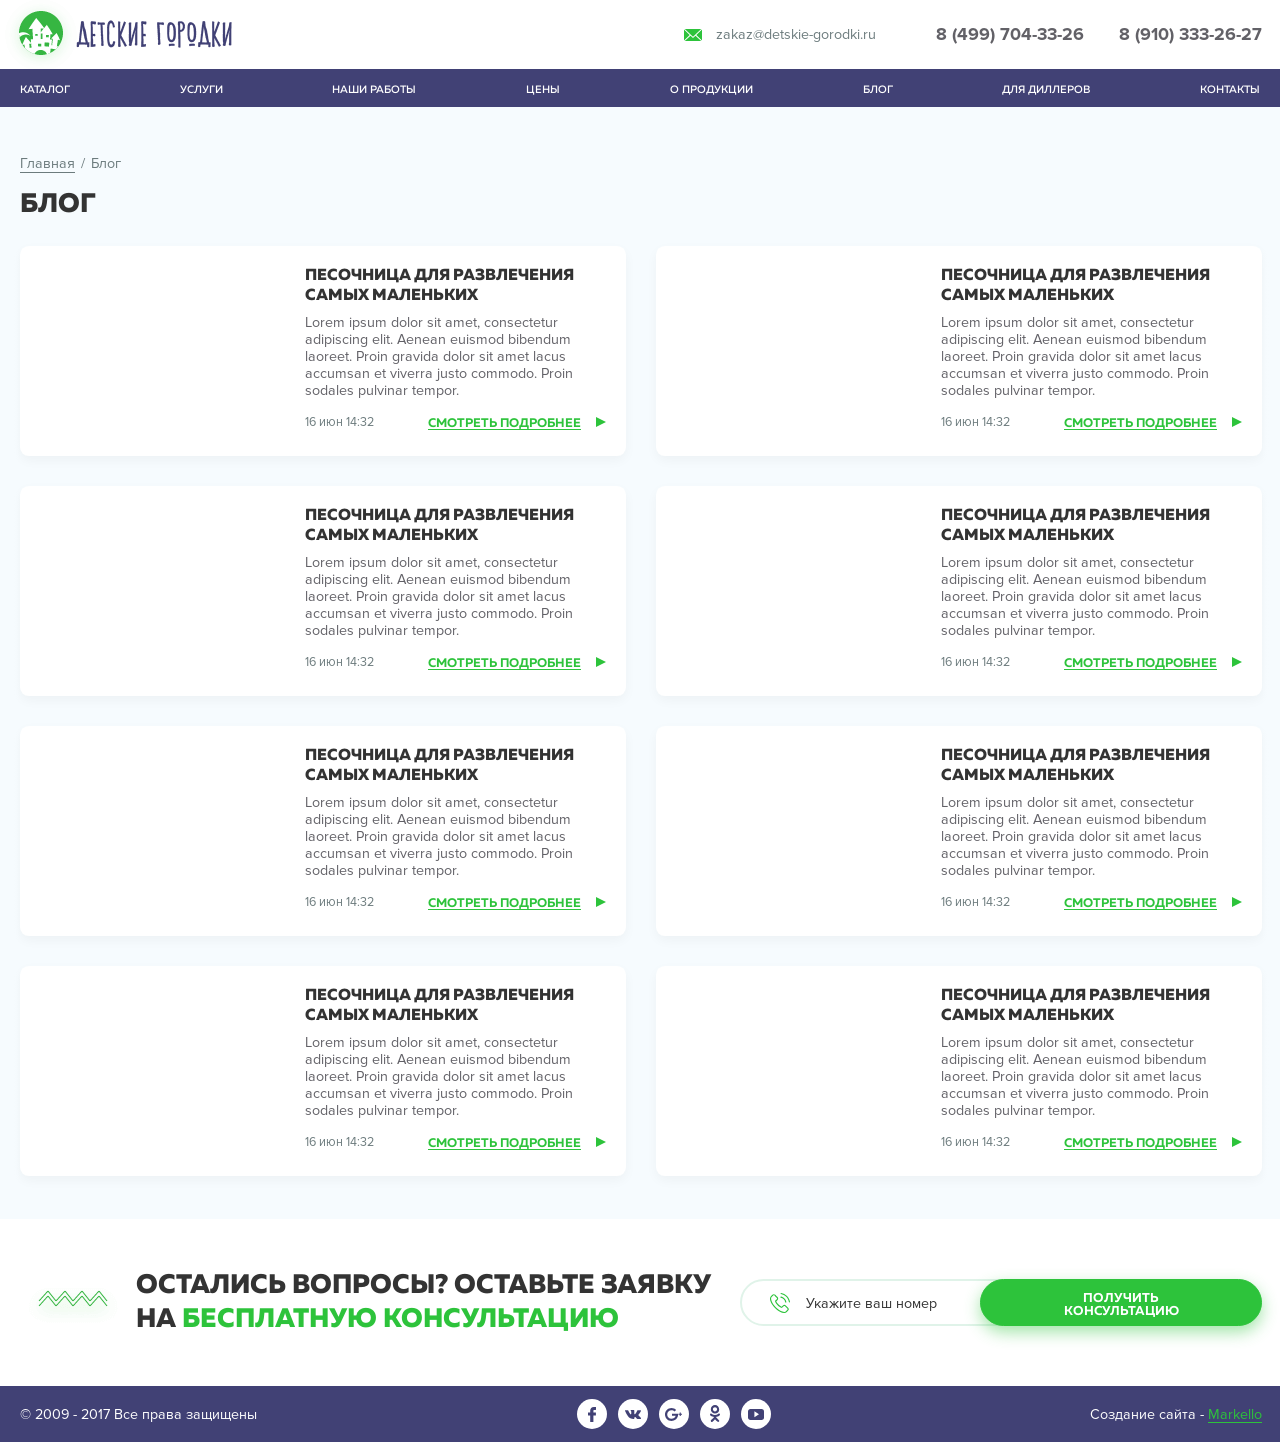
<file: blog.html>
<!doctype html>
<!--[if lt IE 7]>      <html class="no-js lt-ie9 lt-ie8 lt-ie7" lang="ru"> <![endif]-->
<!--[if IE 7]>         <html class="no-js lt-ie9 lt-ie8" lang="ru"> <![endif]-->
<!--[if IE 8]>         <html class="no-js lt-ie9" lang="ru"> <![endif]-->
<!--[if gt IE 8]><!--> <html class="no-js" lang="ru"> <!--<![endif]-->
    <head>
        <meta charset="utf-8">
		<title>Блог</title>
        <meta name="description" content="">
        <meta name="keywords" content="">
        <meta name="viewport" content="width=device-width, initial-scale=1">
        <link rel="stylesheet" href="css/normalize.min.css">
        <link rel="stylesheet" href="vendor/swiper/css/swiper.min.css">
        <link rel="stylesheet" href="css/main.css">

		<link rel="shortcut icon" href="favicon.ico" type="image/x-icon" />
		<link rel="apple-touch-icon" href="apple-touch-icon.png" />
		<link rel="apple-touch-icon" sizes="57x57" href="apple-touch-icon-57x57.png" />
		<link rel="apple-touch-icon" sizes="72x72" href="apple-touch-icon-72x72.png" />
		<link rel="apple-touch-icon" sizes="76x76" href="apple-touch-icon-76x76.png" />
		<link rel="apple-touch-icon" sizes="114x114" href="apple-touch-icon-114x114.png" />
		<link rel="apple-touch-icon" sizes="120x120" href="apple-touch-icon-120x120.png" />
		<link rel="apple-touch-icon" sizes="144x144" href="apple-touch-icon-144x144.png" />
		<link rel="apple-touch-icon" sizes="152x152" href="apple-touch-icon-152x152.png" />
		<link rel="apple-touch-icon" sizes="180x180" href="apple-touch-icon-180x180.png" />
        <script src="vendor/modernizr-2.8.3-respond-1.4.2.min.js"></script>
    </head>
    <body>
        <!--[if lt IE 8]>
            <p class="browserupgrade">Вы используете <strong>устаревший</strong> браузер. Пожалуйста <a href="http://browsehappy.com/">обновите ваш браузер</a></p>
        <![endif]-->

		<header class="header">
			<div class="header__top">
				<div class="container">
					<div class="header__top_body">
						<a href="#" class="header__top_logo"><span><img src="images/logo.png" alt="" title=""></span></a>
						<a href="mailto:zakaz@detskie-gorodki.ru" class="header__top_mail"><i><svg xmlns="http://www.w3.org/2000/svg" width="18" height="12"><path d="M12.3 6L18 0.6 18 11.4 12.3 6ZM0.8 0L17.2 0 9 7.7 0.8 0ZM0 11.4L0 0.6 5.7 6 0 11.4ZM9 9L11.5 6.7 17.2 12 0.8 12 6.5 6.7 9 9Z" fill="rgb(45, 195, 59)"/></svg></i><span>zakaz@detskie-gorodki.ru</span></a>
						<div class="header__top_tels">
							<a href="tel:84997043326" class="header__top_tel"><span>8 (499) 704-33-26</span></a>
							<a href="tel:89103332627" class="header__top_tel"><span>8 (910) 333-26-27</span></a>
						</div>
					</div>
				</div>
			</div>
			<div class="header__bot">
				<div class="container header__bot_slider swiper-container">
					<nav class="header__bot_nav swiper-wrapper">
						<a href="#" class="swiper-slide"><span>Каталог</span></a>
						<a href="#" class="swiper-slide"><span>Услуги</span></a>
						<a href="#" class="swiper-slide"><span>Наши работы</span></a>
						<a href="#" class="swiper-slide"><span>Цены</span></a>
						<a href="#" class="swiper-slide"><span>О продукции</span></a>
						<a href="#" class="swiper-slide"><span>Блог</span></a>
						<a href="#" class="swiper-slide"><span>Для диллеров</span></a>
						<a href="#" class="swiper-slide"><span>Контакты</span></a>
					</nav>
					<div class="header__arr_prev"></div>
					<div class="header__arr_next"></div>
				</div>
			</div>
		</header>
        <section class="s_inner">
        	<div class="container">
        		<div class="s_inner__body">
					<div class="s_inner__main">
						<div class="g_breadcrumbs">
							<a href="#"><span>Главная</span></a>
							<small>/</small>
							<span>Блог</span>
						</div>
						<h1 class="g_title">Блог</h1>
						<div class="s_blog__body">
							<a class="s_blog__item" href="#">
								<div class="s_blog__item_img" style="background-image: url('http://placehold.it/245x178/2dc33b/fff')"></div>
								<div class="s_blog__item_txt">
									<h2>Песочница для развлечения самых маленьких</h2>
									<p>Lorem ipsum dolor sit amet, consectetur adipiscing elit. Aenean euismod bibendum laoreet. Proin gravida dolor sit amet lacus accumsan et viverra justo commodo. Proin sodales pulvinar tempor.</p>
									<h6><small>16 июн 14:32</small><div class="g_link"><span>Смотреть подробнее</span><i></i></div></h6>
								</div>
							</a>
							<a class="s_blog__item" href="#">
								<div class="s_blog__item_img" style="background-image: url('http://placehold.it/245x178/2dc33b/fff')"></div>
								<div class="s_blog__item_txt">
									<h2>Песочница для развлечения самых маленьких</h2>
									<p>Lorem ipsum dolor sit amet, consectetur adipiscing elit. Aenean euismod bibendum laoreet. Proin gravida dolor sit amet lacus accumsan et viverra justo commodo. Proin sodales pulvinar tempor.</p>
									<h6><small>16 июн 14:32</small><div class="g_link"><span>Смотреть подробнее</span><i></i></div></h6>
								</div>
							</a>
							<a class="s_blog__item" href="#">
								<div class="s_blog__item_img" style="background-image: url('http://placehold.it/245x178/414175/fff')"></div>
								<div class="s_blog__item_txt">
									<h2>Песочница для развлечения самых маленьких</h2>
									<p>Lorem ipsum dolor sit amet, consectetur adipiscing elit. Aenean euismod bibendum laoreet. Proin gravida dolor sit amet lacus accumsan et viverra justo commodo. Proin sodales pulvinar tempor.</p>
									<h6><small>16 июн 14:32</small><div class="g_link"><span>Смотреть подробнее</span><i></i></div></h6>
								</div>
							</a>
							<a class="s_blog__item" href="#">
								<div class="s_blog__item_img" style="background-image: url('http://placehold.it/245x178/2dc33b/fff')"></div>
								<div class="s_blog__item_txt">
									<h2>Песочница для развлечения самых маленьких</h2>
									<p>Lorem ipsum dolor sit amet, consectetur adipiscing elit. Aenean euismod bibendum laoreet. Proin gravida dolor sit amet lacus accumsan et viverra justo commodo. Proin sodales pulvinar tempor.</p>
									<h6><small>16 июн 14:32</small><div class="g_link"><span>Смотреть подробнее</span><i></i></div></h6>
								</div>
							</a>
							<a class="s_blog__item" href="#">
								<div class="s_blog__item_img" style="background-image: url('http://placehold.it/245x178/2dc33b/fff')"></div>
								<div class="s_blog__item_txt">
									<h2>Песочница для развлечения самых маленьких</h2>
									<p>Lorem ipsum dolor sit amet, consectetur adipiscing elit. Aenean euismod bibendum laoreet. Proin gravida dolor sit amet lacus accumsan et viverra justo commodo. Proin sodales pulvinar tempor.</p>
									<h6><small>16 июн 14:32</small><div class="g_link"><span>Смотреть подробнее</span><i></i></div></h6>
								</div>
							</a>
							<a class="s_blog__item" href="#">
								<div class="s_blog__item_img" style="background-image: url('http://placehold.it/245x178/414175/fff')"></div>
								<div class="s_blog__item_txt">
									<h2>Песочница для развлечения самых маленьких</h2>
									<p>Lorem ipsum dolor sit amet, consectetur adipiscing elit. Aenean euismod bibendum laoreet. Proin gravida dolor sit amet lacus accumsan et viverra justo commodo. Proin sodales pulvinar tempor.</p>
									<h6><small>16 июн 14:32</small><div class="g_link"><span>Смотреть подробнее</span><i></i></div></h6>
								</div>
							</a>
							<a class="s_blog__item" href="#">
								<div class="s_blog__item_img" style="background-image: url('http://placehold.it/245x178/414175/fff')"></div>
								<div class="s_blog__item_txt">
									<h2>Песочница для развлечения самых маленьких</h2>
									<p>Lorem ipsum dolor sit amet, consectetur adipiscing elit. Aenean euismod bibendum laoreet. Proin gravida dolor sit amet lacus accumsan et viverra justo commodo. Proin sodales pulvinar tempor.</p>
									<h6><small>16 июн 14:32</small><div class="g_link"><span>Смотреть подробнее</span><i></i></div></h6>
								</div>
							</a>
							<a class="s_blog__item" href="#">
								<div class="s_blog__item_img" style="background-image: url('http://placehold.it/245x178/2dc33b/fff')"></div>
								<div class="s_blog__item_txt">
									<h2>Песочница для развлечения самых маленьких</h2>
									<p>Lorem ipsum dolor sit amet, consectetur adipiscing elit. Aenean euismod bibendum laoreet. Proin gravida dolor sit amet lacus accumsan et viverra justo commodo. Proin sodales pulvinar tempor.</p>
									<h6><small>16 июн 14:32</small><div class="g_link"><span>Смотреть подробнее</span><i></i></div></h6>
								</div>
							</a>
						</div>
					</div>
        		</div>
        	</div>
        </section>
        <section class="s_form _white">
        	<div class="container">
        		<div class="s_form__body">
					<i style="margin-left: -16px; margin-bottom: -5px; margin-right: 10px"><img src="images/hr.png" alt=""></i>
        			<div class="s_form__txt">
						<h2 class="g_title">Остались вопросы? Оставьте заявку на <span>бесплатную консультацию</span></h2>
        			</div>
        			<form action="/" class="s_form__form _validate">
						<input type="hidden" name="form" value="Остались вопросы? Оставьте заявку на бесплатную консультацию">
						<div class="g_input">
							<input type="text" name="phone">
							<small><i><svg xmlns="http://www.w3.org/2000/svg" width="21" height="20"><path d="M20.5 9.5C20.5 9.5 20.5 9.5 20.4 9.5 20.2 9.5 19.9 9.3 19.9 9 19.5 7 18.6 5.2 17.2 3.8 15.7 2.4 13.9 1.5 12 1.1 11.7 1.1 11.4 0.8 11.5 0.5 11.6 0.2 11.8 0 12.2 0 14.4 0.4 16.4 1.4 18 3 19.6 4.6 20.6 6.6 21 8.8 21 9.1 20.8 9.4 20.5 9.5ZM12 3.6C13.3 3.9 14.6 4.5 15.5 5.5 16.5 6.4 17.1 7.6 17.4 9 17.4 9.3 17.2 9.6 16.9 9.6 16.9 9.7 16.8 9.7 16.8 9.7 16.5 9.7 16.3 9.5 16.2 9.2 16 8.1 15.5 7.1 14.7 6.3 13.9 5.5 12.9 4.9 11.8 4.8 11.5 4.7 11.3 4.4 11.3 4.1 11.4 3.8 11.7 3.6 12 3.6ZM8.2 7.4C7.9 7.7 7.6 8 7.2 8.4 7.5 8.9 7.8 9.5 8.4 10.2 9.5 11.5 10.6 12.5 11.8 13.3 12 13.4 12.1 13.5 12.3 13.5 12.4 13.6 12.5 13.7 12.6 13.7L13.9 12.4C14.4 12 14.9 11.7 15.4 11.7 15.9 11.7 16.4 12 16.8 12.4L19.1 14.7C19.6 15.1 19.8 15.6 19.8 16.2 19.8 16.7 19.6 17.2 19.1 17.6 19 17.8 18.8 18 18.6 18.2 18.3 18.4 18.1 18.7 17.9 18.9 17.9 18.9 17.8 18.9 17.8 19 17.2 19.7 16.4 20 15.4 20 15.3 20 15.2 20 15.1 20 13.7 19.9 12.4 19.4 11.4 18.9 8.9 17.7 6.6 15.9 4.8 13.7 3.2 11.9 2.2 10.2 1.5 8.3 1.3 7.6 0.9 6.4 1 5.2 1.1 4.4 1.4 3.8 1.9 3.2L3.3 1.8C3.4 1.8 3.4 1.8 3.4 1.8 3.8 1.4 4.3 1.2 4.8 1.2 5.3 1.2 5.8 1.4 6.2 1.8 6.5 2 6.8 2.3 7 2.6 7.1 2.7 7.3 2.8 7.4 3L8.6 4.1C9.4 5 9.4 6.2 8.6 7 8.4 7.2 8.3 7.3 8.2 7.4ZM7.8 4.9L6.6 3.8C6.5 3.6 6.3 3.5 6.2 3.4 5.9 3.1 5.7 2.8 5.4 2.6 5.4 2.6 5.4 2.6 5.4 2.6 5.3 2.5 5.1 2.3 4.8 2.3 4.6 2.3 4.4 2.4 4.2 2.6L2.7 4C2.4 4.4 2.2 4.8 2.1 5.3 2.1 6.1 2.2 6.9 2.6 7.9 3.2 9.7 4.2 11.3 5.7 13 7.4 15.1 9.5 16.7 11.9 17.9 12.8 18.3 13.9 18.8 15.2 18.9 15.3 18.9 15.3 18.9 15.4 18.9 16.1 18.9 16.6 18.6 17 18.2 17.3 17.9 17.5 17.6 17.8 17.3 18 17.2 18.2 17 18.3 16.8 18.8 16.4 18.8 15.9 18.3 15.5L16 13.2C16 13.2 16 13.2 16 13.2 15.8 13 15.6 12.9 15.4 12.9 15.1 12.9 14.9 13 14.7 13.2L13.3 14.6C13.2 14.7 13 14.9 12.6 14.9 12.5 14.9 12.4 14.9 12.2 14.8 12.2 14.8 12.2 14.8 12.2 14.8 12 14.7 11.9 14.6 11.8 14.6 11.6 14.5 11.4 14.4 11.2 14.3 9.9 13.4 8.6 12.3 7.5 10.9L7.5 10.9C6.8 10.1 6.4 9.4 6.1 8.6 6.1 8.6 6.1 8.6 6.1 8.6 6 8.4 5.9 8 6.3 7.6 6.3 7.6 6.3 7.6 6.3 7.6 6.7 7.3 7 7 7.4 6.6 7.5 6.5 7.6 6.4 7.8 6.2 8.2 5.8 8.2 5.4 7.8 4.9Z" fill="rgb(45, 195, 59)"/></svg></i><span>Укажите ваш номер</span></small>
						</div>
						<button type="submit"><span class="g_btn"><span>получить консультацию</span></span></button>
        			</form>
        		</div>
        	</div>
        </section>
		<footer class="footer">
			<div class="container">
				<div class="footer__body">
					<p>© 2009 - 2017 Все права защищены</p>
					<div class="footer__social">
						<a href="#" target="_blank"><span><svg xmlns="http://www.w3.org/2000/svg" width="8" height="15"><path d="M7.7 0L5.8 0C3.6 0 2.2 1.4 2.2 3.7L2.2 5.4 0.3 5.4C0.1 5.4 0 5.5 0 5.7L0 8.2C0 8.3 0.1 8.5 0.3 8.5L2.2 8.5 2.2 14.7C2.2 14.9 2.4 15 2.5 15L5.1 15C5.2 15 5.4 14.9 5.4 14.7L5.4 8.5 7.6 8.5C7.8 8.5 7.9 8.3 7.9 8.2L7.9 5.7C7.9 5.6 7.9 5.5 7.8 5.5 7.8 5.4 7.7 5.4 7.6 5.4L5.4 5.4 5.4 4C5.4 3.3 5.5 2.9 6.4 2.9L7.7 2.9C7.9 2.9 8 2.8 8 2.6L8 0.3C8 0.1 7.9 0 7.7 0Z" fill="rgb(65, 65, 117)"/></svg></span></a>
						<a href="#" target="_blank"><span><svg xmlns="http://www.w3.org/2000/svg" width="16" height="9"><path d="M15.3 7.3C14.9 6.7 14.3 6.2 13.8 5.7 13.3 5.3 13.3 5 13.6 4.5 14.1 3.9 14.5 3.3 14.9 2.7 15.3 2.2 15.7 1.6 15.9 1 16.1 0.6 16 0.4 15.5 0.3 15.5 0.3 15.4 0.3 15.3 0.3L12.8 0.3C12.5 0.3 12.3 0.4 12.2 0.7 12 1.1 11.9 1.5 11.7 1.8 11.3 2.6 10.8 3.4 10.2 4.1 10.1 4.2 9.9 4.4 9.7 4.3 9.4 4.2 9.3 3.8 9.3 3.6L9.3 0.7C9.3 0.3 9.2 0.1 8.8 0L6.1 0C5.8 0 5.6 0.1 5.4 0.4 5.3 0.5 5.3 0.6 5.5 0.6 5.9 0.7 6.2 1 6.2 1.4 6.3 2.1 6.3 2.8 6.3 3.5 6.3 3.7 6.2 3.9 6.1 4.1 6 4.4 5.8 4.5 5.5 4.3 5.3 4.1 5.1 3.9 4.9 3.6 4.3 2.7 3.8 1.8 3.4 0.8 3.3 0.5 3.1 0.3 2.8 0.3 2 0.3 1.2 0.3 0.5 0.3 0 0.3-0.1 0.5 0.1 1 0.9 2.8 1.8 4.6 3 6.2 3.7 7 4.4 7.8 5.3 8.3 6.3 8.9 7.4 9 8.6 9 9.2 9 9.3 8.8 9.4 8.3 9.4 7.9 9.4 7.5 9.6 7.2 9.8 6.9 10.1 6.8 10.4 7 10.5 7.1 10.7 7.2 10.8 7.4 11.1 7.7 11.4 8.1 11.7 8.4 12.1 8.8 12.6 9 13.2 9L15.5 9C15.9 9 16.1 8.5 15.9 8.1 15.7 7.8 15.5 7.5 15.3 7.3Z" fill="rgb(65, 65, 117)"/></svg></span></a>
						<a href="#" target="_blank"><span><svg xmlns="http://www.w3.org/2000/svg" width="17" height="13"><path d="M15.8 6.8L15.8 8.1 14.7 8.1 14.7 6.8 13.4 6.8 13.4 5.8 14.7 5.8 14.7 4.5 15.8 4.5 15.8 5.8 17 5.8 17 6.8 15.8 6.8ZM6.5 13C2.9 13 0 10.1 0 6.5 0 2.9 2.9 0 6.5 0 8.3 0 9.9 0.7 11.1 1.9L9.6 3.5C8.8 2.7 7.7 2.2 6.5 2.2 4.1 2.2 2.2 4.1 2.2 6.5 2.2 8.9 4.1 10.8 6.5 10.8 8.5 10.8 10.1 9.6 10.7 7.8L7 7.8 7 5.8 13 5.8 13 5.8 13 7.8C12.4 10.8 9.7 13 6.5 13Z" fill="rgb(65, 65, 117)"/></svg></span></a>
						<a href="#" target="_blank"><span><svg xmlns="http://www.w3.org/2000/svg" width="10" height="17"><path d="M9.7 10.3C9.2 10.8 8.6 11.2 7.9 11.5 7.3 11.8 6.5 11.9 5.8 12 5.9 12.1 6 12.1 6.1 12.2 7 13.2 8 14.2 8.9 15.2 9.3 15.5 9.3 15.9 9.2 16.3 9 16.7 8.5 17 8.1 17 7.8 17 7.6 16.8 7.4 16.6 6.7 15.9 6 15.2 5.2 14.4 5 14.2 4.9 14.2 4.8 14.4 4 15.2 3.3 15.9 2.5 16.7 2.2 17 1.8 17.1 1.4 16.9 1 16.7 0.8 16.3 0.8 15.8 0.8 15.5 0.9 15.3 1.1 15.1 2.1 14.1 3 13.2 4 12.2 4 12.1 4.1 12.1 4.2 12 2.9 11.8 1.7 11.5 0.7 10.7 0.6 10.6 0.5 10.5 0.4 10.4 -0.1 10-0.1 9.5 0.2 9 0.5 8.6 1 8.4 1.5 8.7 1.6 8.7 1.7 8.8 1.8 8.9 3.7 10.2 6.2 10.2 8.1 8.9 8.3 8.8 8.5 8.7 8.7 8.6 9.2 8.5 9.6 8.6 9.8 9 10.1 9.5 10.1 9.9 9.7 10.3ZM5 8.6C2.7 8.6 0.8 6.6 0.8 4.3 0.8 1.9 2.7 0 5 0 7.3 0 9.2 2 9.2 4.4 9.2 6.7 7.3 8.6 5 8.6ZM5 2.2C3.8 2.2 2.9 3.1 2.9 4.3 2.9 5.5 3.9 6.4 5 6.4 6.2 6.4 7.1 5.5 7.1 4.3 7.1 3.1 6.1 2.2 5 2.2Z" fill="rgb(65, 65, 117)"/></svg></span></a>
						<a href="#" target="_blank"><span><svg xmlns="http://www.w3.org/2000/svg" width="16" height="11"><path d="M16 2.4C16 1.1 14.9 0 13.6 0L2.4 0C1.1 0 0 1.1 0 2.4L0 8.7C0 9.9 1.1 11 2.4 11L13.6 11C14.9 11 16 9.9 16 8.7L16 2.4ZM6.4 8.2L6.4 2.2 11 5.2 6.4 8.2Z" fill="rgb(65, 65, 117)"/></svg></span></a>
					</div>
					<p>Создание сайта - <a href="#" target="_blank"><span>Markello</span></a></p>
				</div>
			</div>
		</footer>

		<!--hidden-->
		<div class="overlay">
			<div class="popup popup_delivery">
				<div class="popup__close _close_pop"><span>&times;</span></div>
				<div class="g_txt">
					<h2 class="g_title">Условия доставки</h2>
					<p>После оформления заказа, в течение 5 минут, вам перезвонит менеджер для согласования всех нюансов и подтверждения заказа. Режим работы: <strong>Пн.-Вс. 09:00—18:00</strong>.</p>
					<ul class="_check">
						<li>Оплата наличными</li>
						<li>Оплата через банк</li>
						<li>Безналичный платеж без НДС</li>
						<li>Электронные деньги</li>
					</ul>
					<hr>
					<ul>
						<li>Доставка товаров в наличии на складе от 13-15 рабочих дней, отсутствующих на складе – 22 дней</li>
						<li>Доставка осуществляется «до двери», нет никаких дополнительных сборов (например, «за подъём на этаж»).</li>
						<li>Крупногабаритные товары весом более 30кг или размером более 120x80x60см в разобранном состоянии доставляются только до подъезда. Выгрузку из машины и подъем получатель осуществляет своими силами.</li>
						<li>Доставка осуществляется по будням c 09.00 до 18.00. Менеджер службы доставки предупредит вас заблаговременно.</li>
						<li>Товар поставляется в заводской упаковке. Лицо, доставляющее товар, не осуществляет сборку, установку, монтаж товара. Сборка и установка осуществляется своими силами.</li>
					</ul>
					<hr>
					<div class="popup_delivery__btns">
						<a href="#" class="popup_delivery__btns_more"><span>Читайте так же:</span></a>
						<a href="#" class="g_outline"><svg xmlns="http://www.w3.org/2000/svg" width="32" height="22"><path d="M29.9 16.8L27 16.8 27 20.4C27 21.3 26.3 22 25.4 22L1.6 22C0.7 22 0 21.3 0 20.4L0 6.8C0 5.9 0.7 5.2 1.6 5.2L5 5.2 5 2.1C5 1 6 0 7.1 0L29.9 0C31 0 32 1 32 2.1L32 14.6C32 15.8 31 16.8 29.9 16.8ZM25.4 20.4L25.4 17.6C23.9 17.7 22.8 18.9 22.6 20.4L25.4 20.4ZM1.6 20.4L4.4 20.4C4.2 18.9 3 17.7 1.6 17.5L1.6 20.4ZM1.6 6.8L1.6 9.6C3 9.5 4.2 8.3 4.4 6.8L1.6 6.8ZM1.6 11.2L1.6 16C3.9 16.2 5.8 18.1 5.9 20.4L21 20.4C21.2 18.1 23.1 16.2 25.4 16L25.4 11.3C23.1 11.1 21.2 9.2 21 6.8L6 6.8C5.8 9.2 3.9 11.1 1.6 11.2ZM25.4 9.7L25.4 6.8 22.6 6.8C22.8 8.3 23.9 9.5 25.4 9.7ZM30.4 2.1C30.4 1.8 30.2 1.6 29.9 1.6L7.1 1.6C6.8 1.6 6.6 1.8 6.6 2.1L6.6 5.2 25.4 5.2C26.3 5.2 27 5.9 27 6.8L27 15.2 29.9 15.2C30.2 15.2 30.4 14.9 30.4 14.6L30.4 2.1ZM22.3 13.6C22.3 14 21.9 14.4 21.5 14.4L18.5 14.4C18.1 14.4 17.7 14 17.7 13.6 17.7 13.2 18.1 12.8 18.5 12.8L21.5 12.8C21.9 12.8 22.3 13.2 22.3 13.6ZM12.8 12.8L14.2 12.8C15.4 12.8 16.4 13.8 16.4 15.1 16.4 16.3 15.5 17.3 14.3 17.4L14.3 18C14.3 18.4 13.9 18.8 13.5 18.8 13.1 18.8 12.7 18.4 12.7 18L12.7 17.4 11.8 17.4C11.3 17.4 11 17 11 16.6 11 16.1 11.3 15.8 11.8 15.8L14.2 15.8C14.5 15.8 14.8 15.5 14.8 15.1 14.8 14.7 14.5 14.4 14.2 14.4L12.8 14.4C11.6 14.4 10.6 13.4 10.6 12.1 10.6 10.9 11.5 9.9 12.7 9.9L12.7 9.2C12.7 8.8 13.1 8.5 13.5 8.5 13.9 8.5 14.3 8.8 14.3 9.2L14.3 9.9 15.2 9.9C15.6 9.9 16 10.2 16 10.7 16 11.1 15.6 11.4 15.2 11.4L12.8 11.4C12.4 11.4 12.1 11.8 12.1 12.1 12.1 12.5 12.4 12.8 12.8 12.8ZM8.3 14.4L5.3 14.4C4.9 14.4 4.5 14 4.5 13.6 4.5 13.2 4.9 12.8 5.3 12.8L8.3 12.8C8.8 12.8 9.1 13.2 9.1 13.6 9.1 14 8.8 14.4 8.3 14.4Z" fill="rgb(45, 195, 59)"/></svg><span>Гарантия возврата</span></a>
					</div>
				</div>
			</div>
			<div class="popup popup_order">
				<div class="popup__close _close_pop"><span>&times;</span></div>
				<div class="g_txt">
					<h2 class="g_title">Товар: ИК - 1075</h2>
					<p>Мы перезвоним вам через 5 минут для уточнения деталей заказа</p>
				</div>
				<form action="/" class="popup_order__form _validate">
					<input type="hidden" name="form" value="Товар: ИК - 1075">
					<div class="g_input">
						<input type="text" name="phone">
						<small><i><svg xmlns="http://www.w3.org/2000/svg" width="21" height="20"><path d="M20.5 9.5C20.5 9.5 20.5 9.5 20.4 9.5 20.2 9.5 19.9 9.3 19.9 9 19.5 7 18.6 5.2 17.2 3.8 15.7 2.4 13.9 1.5 12 1.1 11.7 1.1 11.4 0.8 11.5 0.5 11.6 0.2 11.8 0 12.2 0 14.4 0.4 16.4 1.4 18 3 19.6 4.6 20.6 6.6 21 8.8 21 9.1 20.8 9.4 20.5 9.5ZM12 3.6C13.3 3.9 14.6 4.5 15.5 5.5 16.5 6.4 17.1 7.6 17.4 9 17.4 9.3 17.2 9.6 16.9 9.6 16.9 9.7 16.8 9.7 16.8 9.7 16.5 9.7 16.3 9.5 16.2 9.2 16 8.1 15.5 7.1 14.7 6.3 13.9 5.5 12.9 4.9 11.8 4.8 11.5 4.7 11.3 4.4 11.3 4.1 11.4 3.8 11.7 3.6 12 3.6ZM8.2 7.4C7.9 7.7 7.6 8 7.2 8.4 7.5 8.9 7.8 9.5 8.4 10.2 9.5 11.5 10.6 12.5 11.8 13.3 12 13.4 12.1 13.5 12.3 13.5 12.4 13.6 12.5 13.7 12.6 13.7L13.9 12.4C14.4 12 14.9 11.7 15.4 11.7 15.9 11.7 16.4 12 16.8 12.4L19.1 14.7C19.6 15.1 19.8 15.6 19.8 16.2 19.8 16.7 19.6 17.2 19.1 17.6 19 17.8 18.8 18 18.6 18.2 18.3 18.4 18.1 18.7 17.9 18.9 17.9 18.9 17.8 18.9 17.8 19 17.2 19.7 16.4 20 15.4 20 15.3 20 15.2 20 15.1 20 13.7 19.9 12.4 19.4 11.4 18.9 8.9 17.7 6.6 15.9 4.8 13.7 3.2 11.9 2.2 10.2 1.5 8.3 1.3 7.6 0.9 6.4 1 5.2 1.1 4.4 1.4 3.8 1.9 3.2L3.3 1.8C3.4 1.8 3.4 1.8 3.4 1.8 3.8 1.4 4.3 1.2 4.8 1.2 5.3 1.2 5.8 1.4 6.2 1.8 6.5 2 6.8 2.3 7 2.6 7.1 2.7 7.3 2.8 7.4 3L8.6 4.1C9.4 5 9.4 6.2 8.6 7 8.4 7.2 8.3 7.3 8.2 7.4ZM7.8 4.9L6.6 3.8C6.5 3.6 6.3 3.5 6.2 3.4 5.9 3.1 5.7 2.8 5.4 2.6 5.4 2.6 5.4 2.6 5.4 2.6 5.3 2.5 5.1 2.3 4.8 2.3 4.6 2.3 4.4 2.4 4.2 2.6L2.7 4C2.4 4.4 2.2 4.8 2.1 5.3 2.1 6.1 2.2 6.9 2.6 7.9 3.2 9.7 4.2 11.3 5.7 13 7.4 15.1 9.5 16.7 11.9 17.9 12.8 18.3 13.9 18.8 15.2 18.9 15.3 18.9 15.3 18.9 15.4 18.9 16.1 18.9 16.6 18.6 17 18.2 17.3 17.9 17.5 17.6 17.8 17.3 18 17.2 18.2 17 18.3 16.8 18.8 16.4 18.8 15.9 18.3 15.5L16 13.2C16 13.2 16 13.2 16 13.2 15.8 13 15.6 12.9 15.4 12.9 15.1 12.9 14.9 13 14.7 13.2L13.3 14.6C13.2 14.7 13 14.9 12.6 14.9 12.5 14.9 12.4 14.9 12.2 14.8 12.2 14.8 12.2 14.8 12.2 14.8 12 14.7 11.9 14.6 11.8 14.6 11.6 14.5 11.4 14.4 11.2 14.3 9.9 13.4 8.6 12.3 7.5 10.9L7.5 10.9C6.8 10.1 6.4 9.4 6.1 8.6 6.1 8.6 6.1 8.6 6.1 8.6 6 8.4 5.9 8 6.3 7.6 6.3 7.6 6.3 7.6 6.3 7.6 6.7 7.3 7 7 7.4 6.6 7.5 6.5 7.6 6.4 7.8 6.2 8.2 5.8 8.2 5.4 7.8 4.9Z" fill="rgb(45, 195, 59)"/></svg></i><span>Укажите ваш номер</span></small>
					</div>
					<button type="submit"><span class="g_btn"><span>Заказать товар</span></span></button>
				</form>
			</div>
			<div class="popup popup_thnx">
				<div class="popup__close _close_pop"><span>&times;</span></div>
				<div class="g_txt">
					<h2 class="g_title">Спасибо за заявку!</h2>
					<h6>Наш менеджер скоро свяжется с Вами!</h6>
				</div>
			</div>
		</div>
		<svg xmlns="http://www.w3.org/2000/svg" xmlns:xlink="http://www.w3.org/1999/xlink" class="svg_filters">
			<defs>
				<filter filterUnits="userSpaceOnUse" id="Filter_0" x="0px" y="0px">
					<feOffset in="SourceAlpha" dx="0" dy="8" />
					<feGaussianBlur result="blurOut" stdDeviation="4" />
					<feFlood flood-color="rgb(65, 65, 117)" result="floodOut" />
					<feComposite operator="atop" in="floodOut" in2="blurOut" />
					<feComponentTransfer><feFuncA type="linear" slope="0.3"/></feComponentTransfer>
					<feMerge>
						<feMergeNode/>
						<feMergeNode in="SourceGraphic"/>
					</feMerge>
				</filter>
				<clipPath id="clip_pop"><circle cx="0" cy="0" r="0"></circle></clipPath>
			</defs>
		</svg>

        <script src="https://cdnjs.cloudflare.com/ajax/libs/jquery/3.1.1/jquery.min.js"></script>
        <script>window.jQuery || document.write('<script src="vendor/jquery-3.1.1.min"><\/script>')</script>
		<script type="text/javascript" src="http://maps.google.com/maps/api/js?key=AIzaSyB15cQE75hrn7qTLT-gFlcr0GBAK2EkPBI"></script>
        <script src="vendor/jquery.validate.min.js"></script>
        <script src="vendor/swiper/js/swiper.min.js"></script>
        <script src="vendor/anime.min.js"></script>
        <script src="vendor/sticky.min.js"></script>
        <script src="js/main.js"></script>
<!--		<script src="_trg.js"></script>-->
    </body>
</html>
</file>
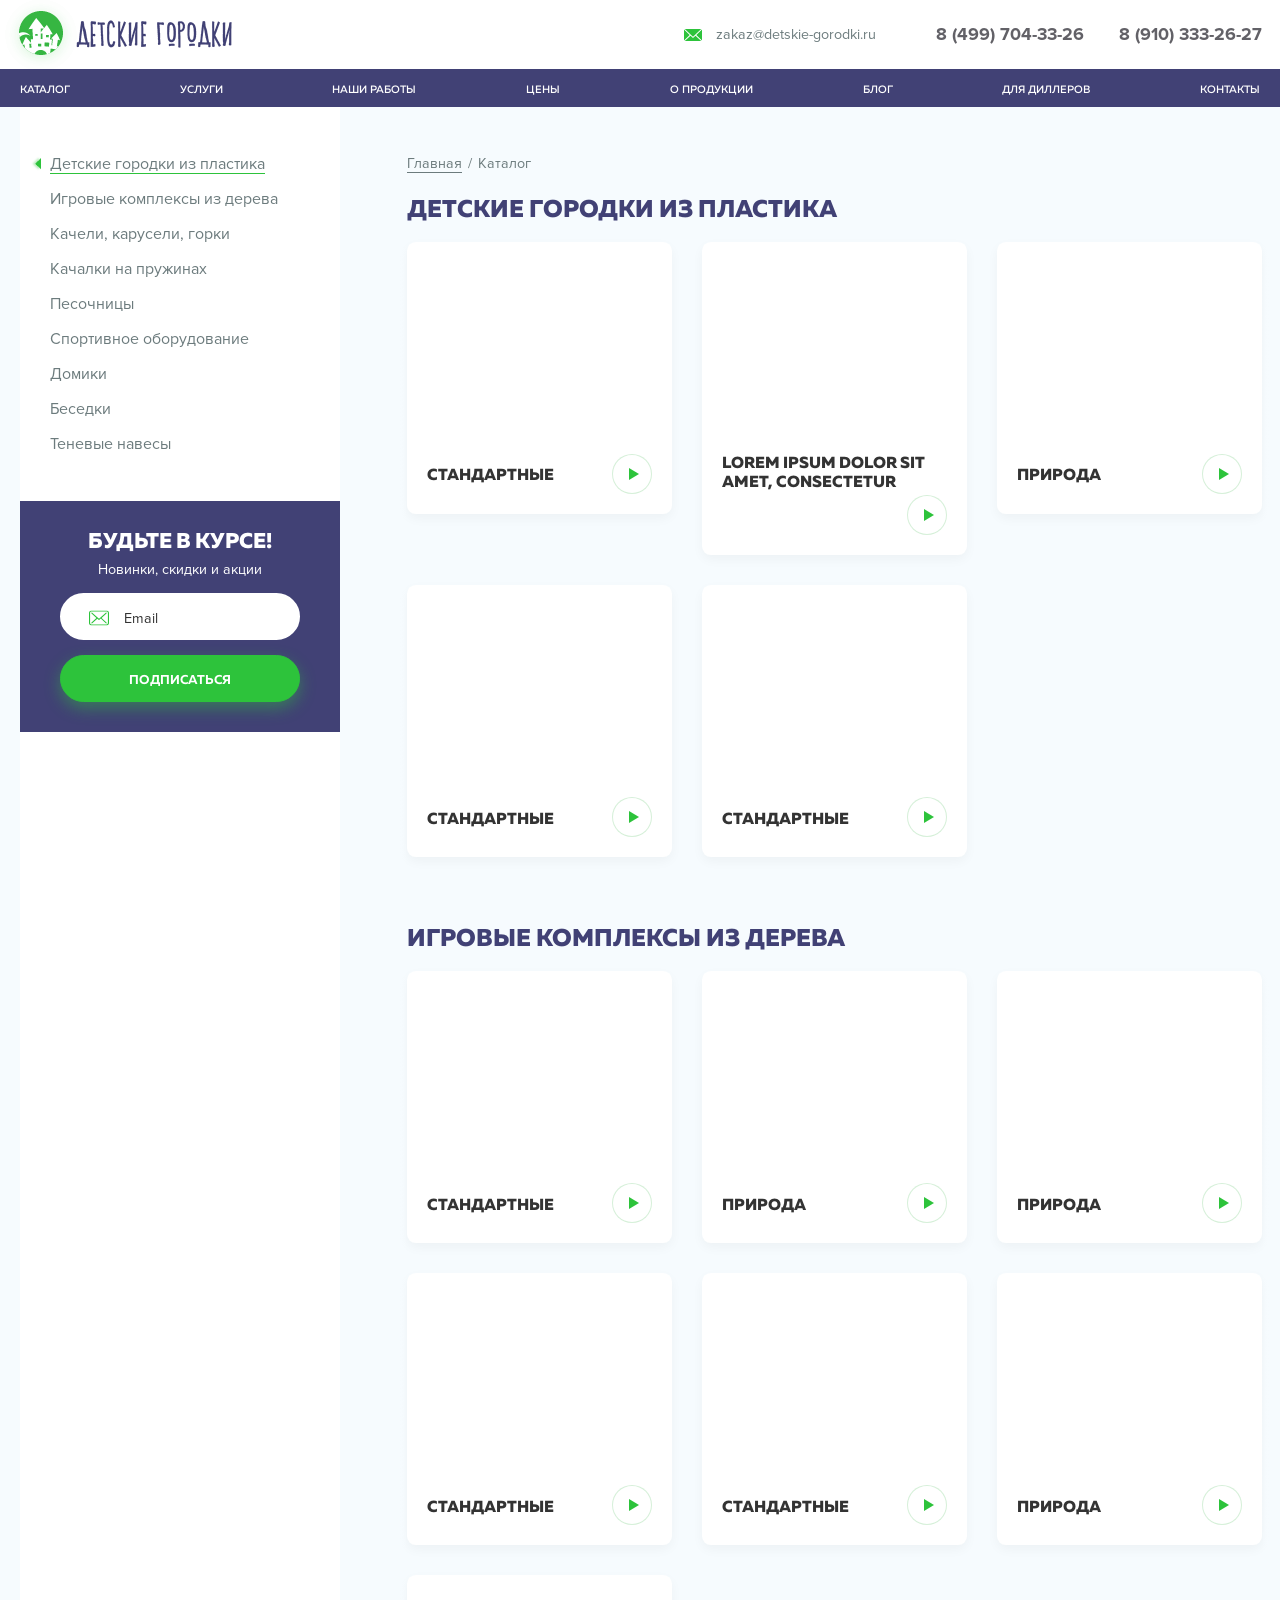
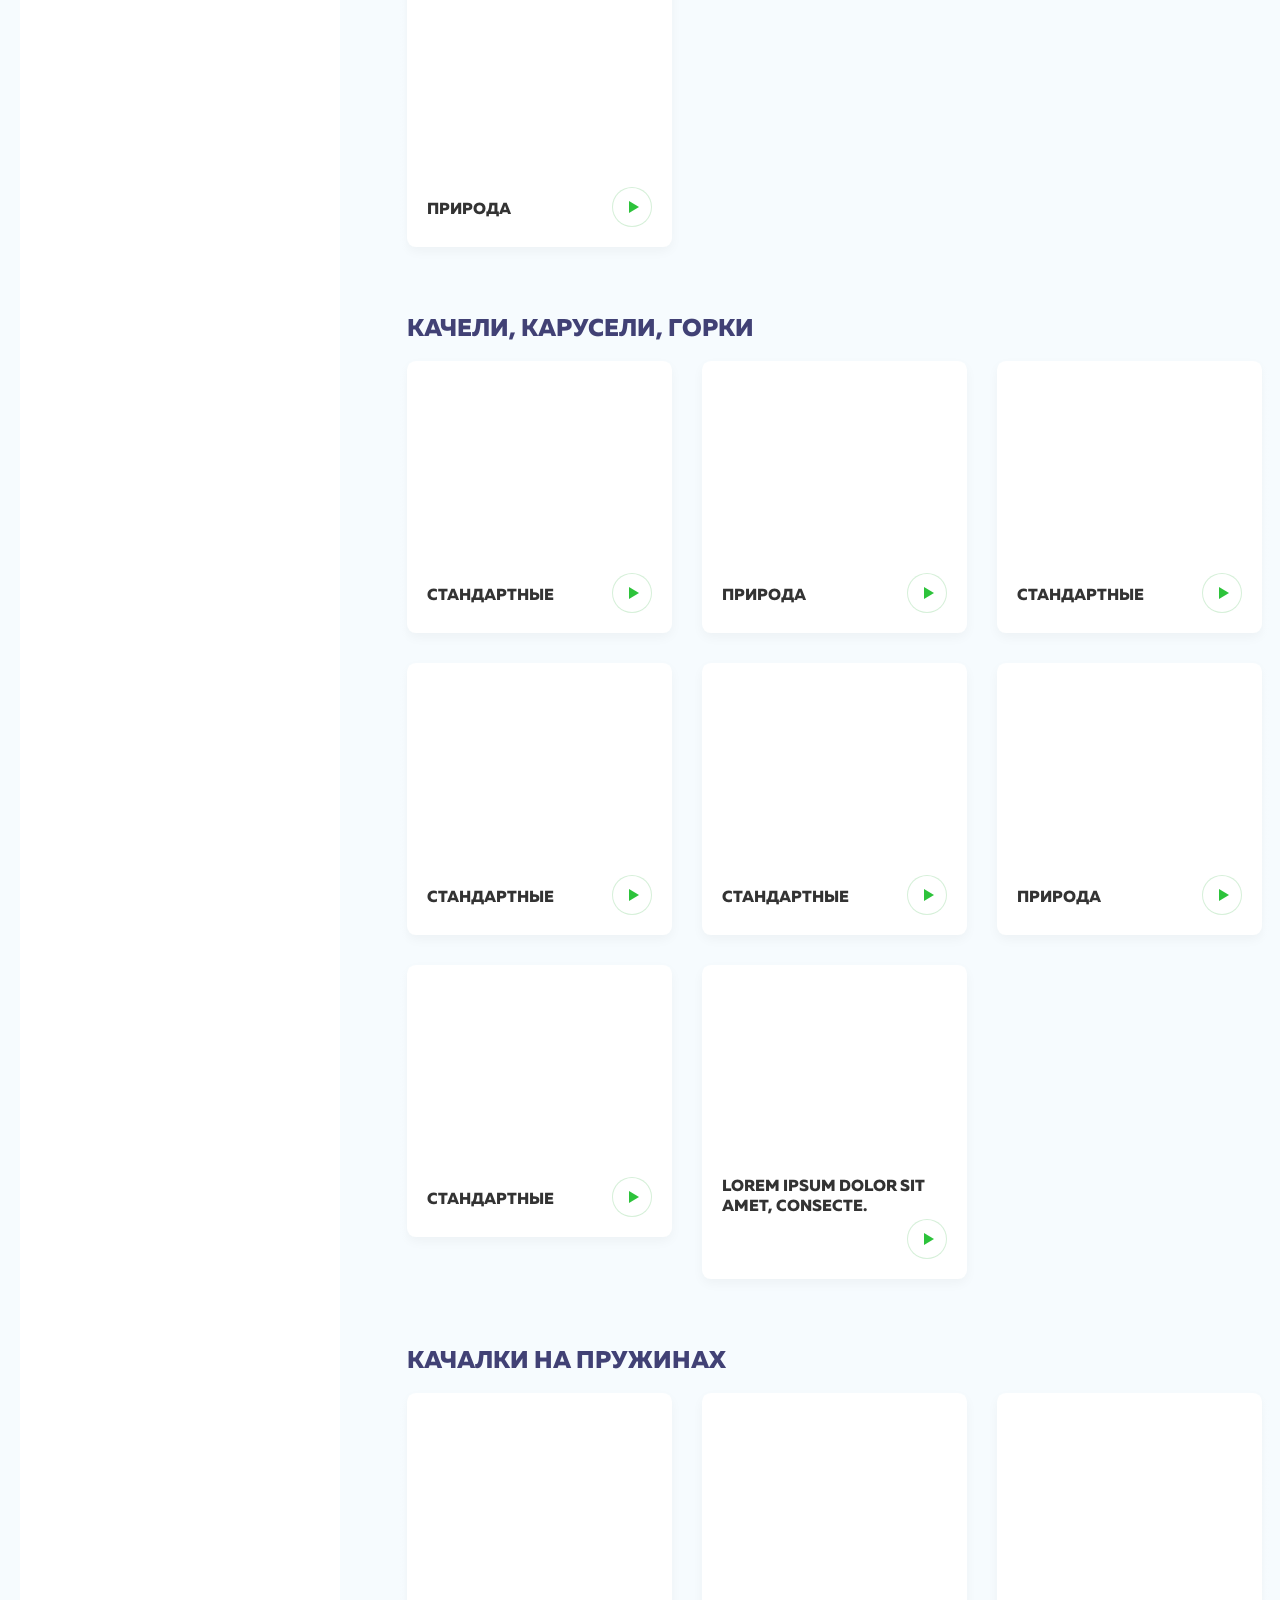
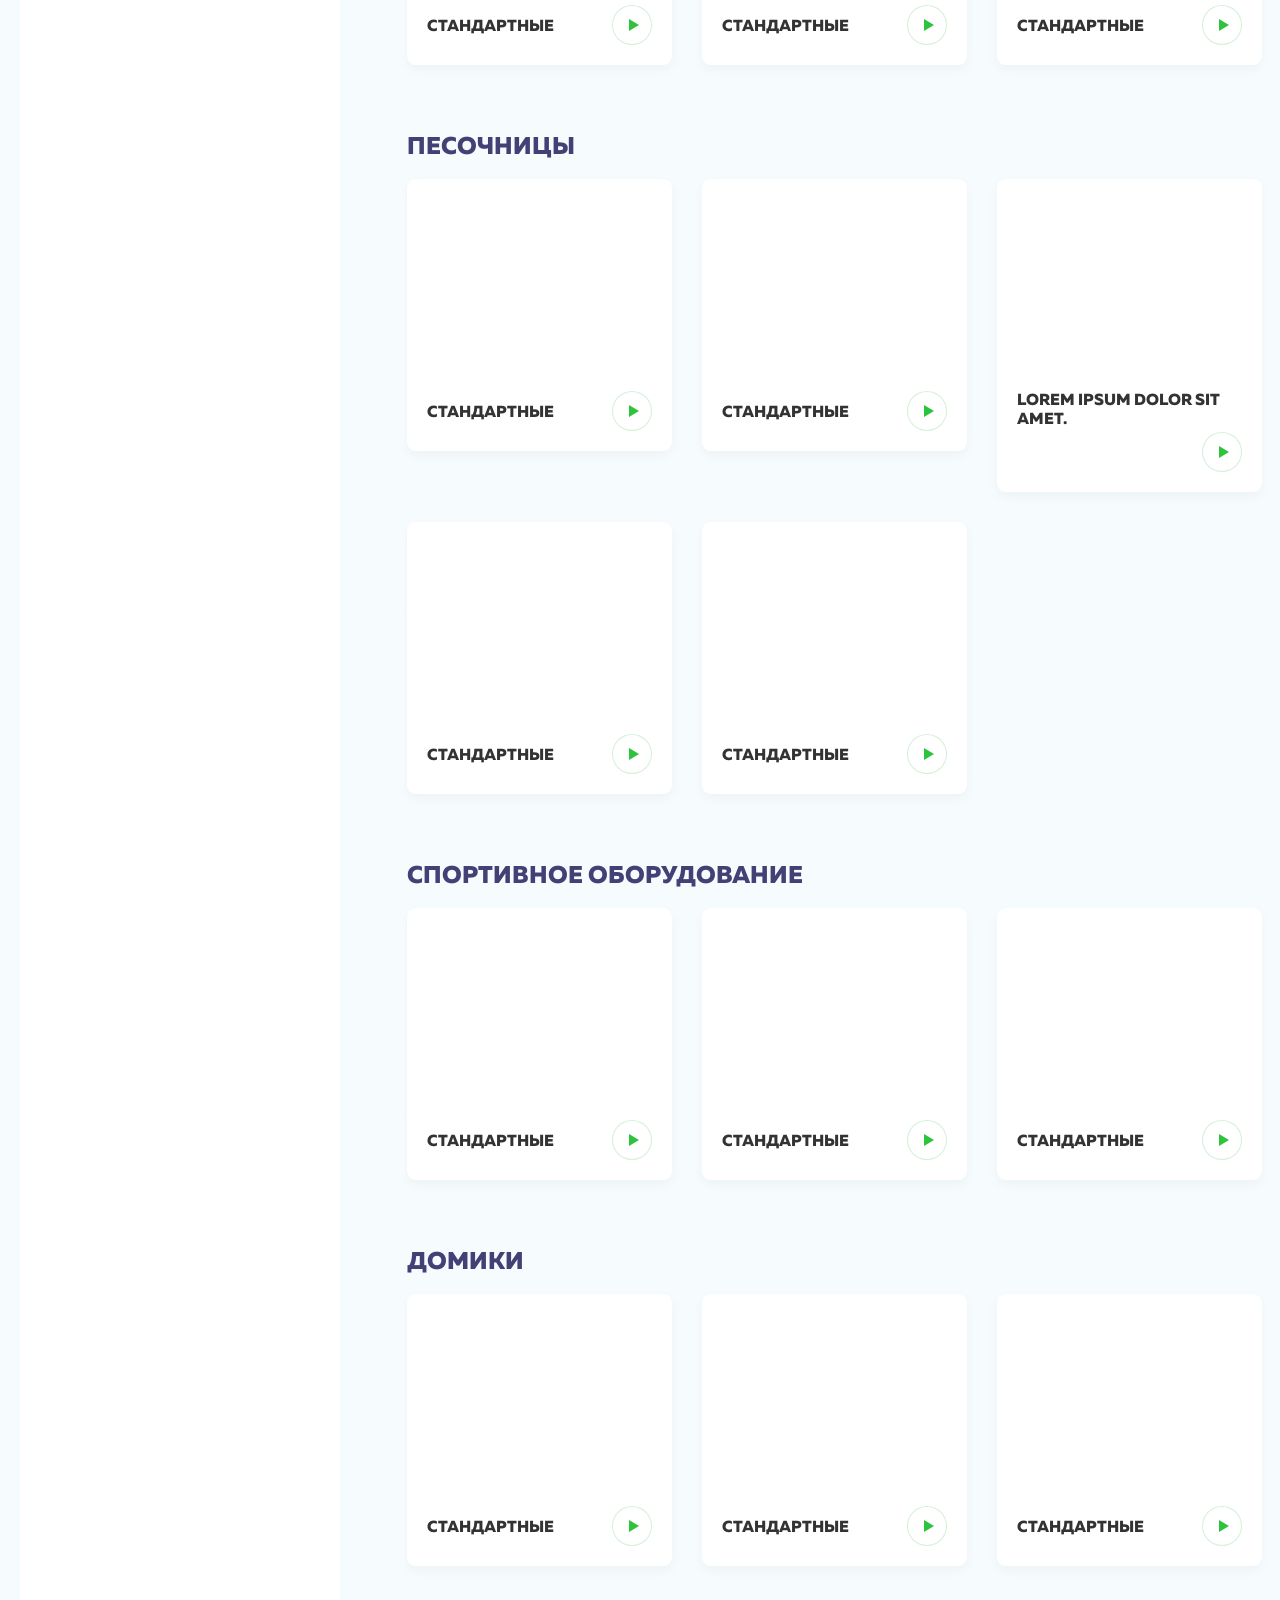
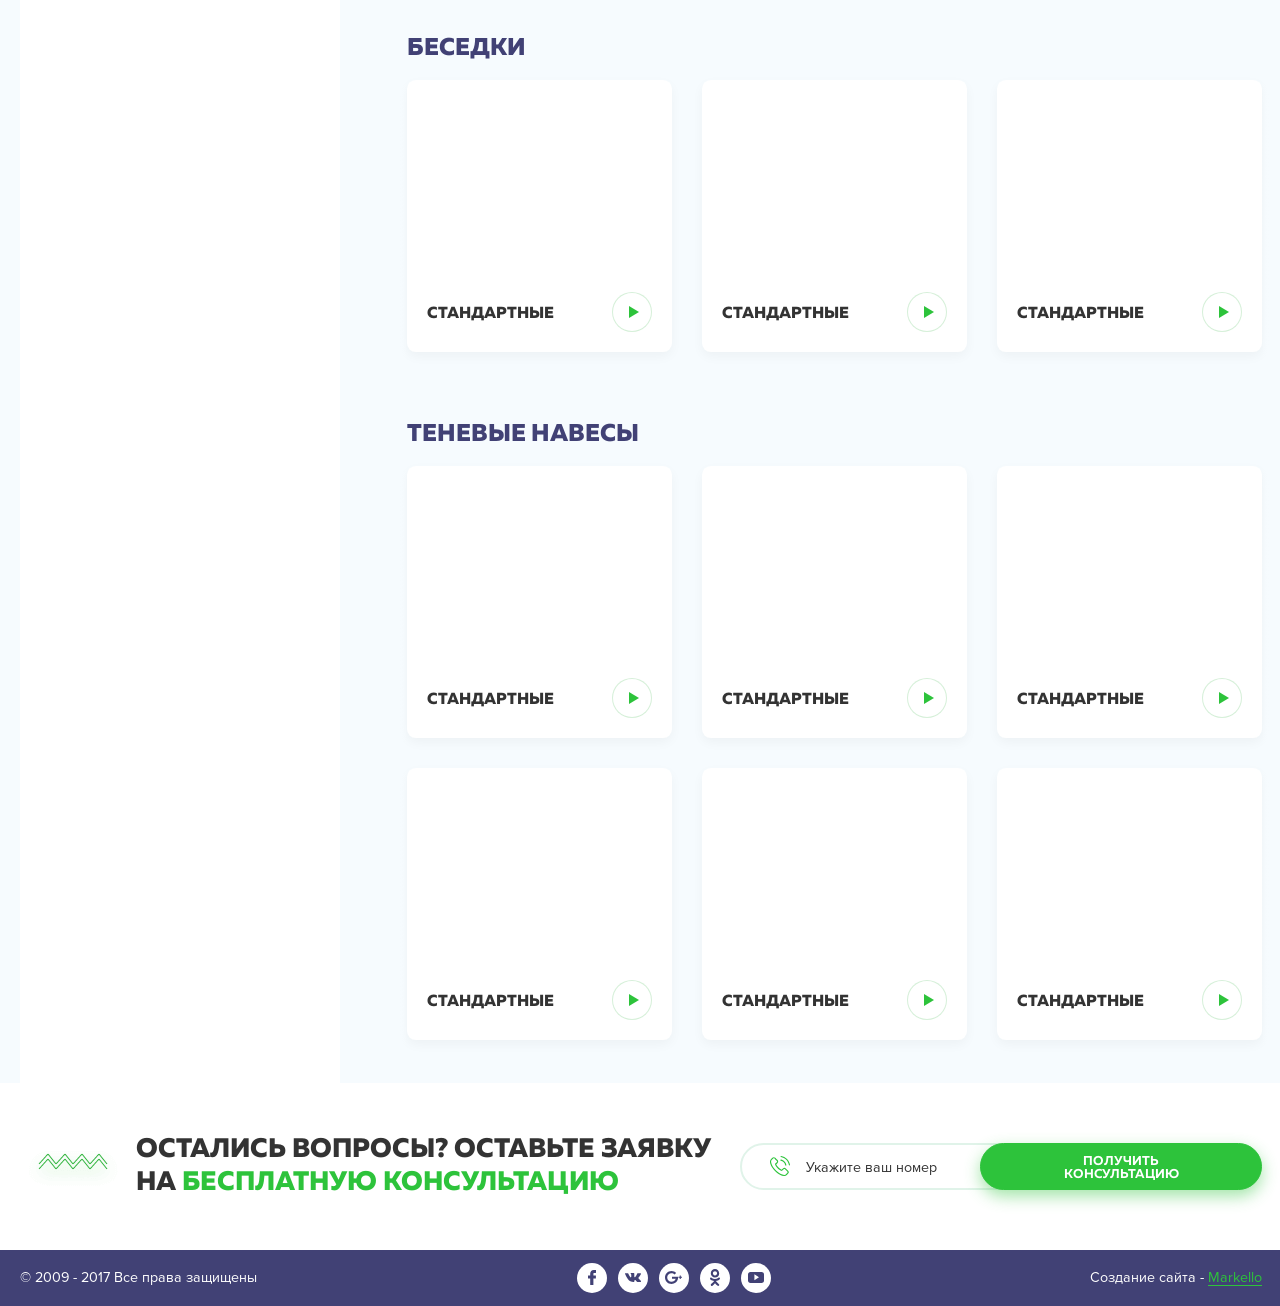
<file: category.html>
<!doctype html>
<!--[if lt IE 7]>      <html class="no-js lt-ie9 lt-ie8 lt-ie7" lang="ru"> <![endif]-->
<!--[if IE 7]>         <html class="no-js lt-ie9 lt-ie8" lang="ru"> <![endif]-->
<!--[if IE 8]>         <html class="no-js lt-ie9" lang="ru"> <![endif]-->
<!--[if gt IE 8]><!--> <html class="no-js" lang="ru"> <!--<![endif]-->
    <head>
        <meta charset="utf-8">
		<title>Каталог товаров</title>
        <meta name="description" content="">
        <meta name="keywords" content="">
        <meta name="viewport" content="width=device-width, initial-scale=1">
        <link rel="stylesheet" href="css/normalize.min.css">
        <link rel="stylesheet" href="vendor/swiper/css/swiper.min.css">
        <link rel="stylesheet" href="vendor/lightgallery/css/lightgallery.min.css">
        <link rel="stylesheet" href="css/main.css">

		<link rel="shortcut icon" href="favicon.ico" type="image/x-icon" />
		<link rel="apple-touch-icon" href="apple-touch-icon.png" />
		<link rel="apple-touch-icon" sizes="57x57" href="apple-touch-icon-57x57.png" />
		<link rel="apple-touch-icon" sizes="72x72" href="apple-touch-icon-72x72.png" />
		<link rel="apple-touch-icon" sizes="76x76" href="apple-touch-icon-76x76.png" />
		<link rel="apple-touch-icon" sizes="114x114" href="apple-touch-icon-114x114.png" />
		<link rel="apple-touch-icon" sizes="120x120" href="apple-touch-icon-120x120.png" />
		<link rel="apple-touch-icon" sizes="144x144" href="apple-touch-icon-144x144.png" />
		<link rel="apple-touch-icon" sizes="152x152" href="apple-touch-icon-152x152.png" />
		<link rel="apple-touch-icon" sizes="180x180" href="apple-touch-icon-180x180.png" />
        <script src="vendor/modernizr-2.8.3-respond-1.4.2.min.js"></script>
    </head>
    <body>
        <!--[if lt IE 8]>
            <p class="browserupgrade">Вы используете <strong>устаревший</strong> браузер. Пожалуйста <a href="http://browsehappy.com/">обновите ваш браузер</a></p>
        <![endif]-->

		<header class="header">
			<div class="header__top">
				<div class="container">
					<div class="header__top_body">
						<a href="#" class="header__top_logo"><span><img src="images/logo.png" alt="" title=""></span></a>
						<a href="mailto:zakaz@detskie-gorodki.ru" class="header__top_mail"><i><svg xmlns="http://www.w3.org/2000/svg" width="18" height="12"><path d="M12.3 6L18 0.6 18 11.4 12.3 6ZM0.8 0L17.2 0 9 7.7 0.8 0ZM0 11.4L0 0.6 5.7 6 0 11.4ZM9 9L11.5 6.7 17.2 12 0.8 12 6.5 6.7 9 9Z" fill="rgb(45, 195, 59)"/></svg></i><span>zakaz@detskie-gorodki.ru</span></a>
						<div class="header__top_tels">
							<a href="tel:84997043326" class="header__top_tel"><span>8 (499) 704-33-26</span></a>
							<a href="tel:89103332627" class="header__top_tel"><span>8 (910) 333-26-27</span></a>
						</div>
					</div>
				</div>
			</div>
			<div class="header__bot">
				<div class="container header__bot_slider swiper-container">
					<nav class="header__bot_nav swiper-wrapper">
						<a href="#" class="swiper-slide"><span>Каталог</span></a>
						<a href="#" class="swiper-slide"><span>Услуги</span></a>
						<a href="#" class="swiper-slide"><span>Наши работы</span></a>
						<a href="#" class="swiper-slide"><span>Цены</span></a>
						<a href="#" class="swiper-slide"><span>О продукции</span></a>
						<a href="#" class="swiper-slide"><span>Блог</span></a>
						<a href="#" class="swiper-slide"><span>Для диллеров</span></a>
						<a href="#" class="swiper-slide"><span>Контакты</span></a>
					</nav>
					<div class="header__arr_prev"></div>
					<div class="header__arr_next"></div>
				</div>
			</div>
		</header>
        <section class="s_inner s_category">
        	<div class="container">
        		<div class="s_inner__body">
        			<aside class="s_inner__aside">
						<div class="s_inner__aside_wrp">
							<div class="s_inner__aside_links">
								<a href="b1" class="_anchor"><span>Детские городки из пластика</span></a>
								<a href="b2" class="_anchor"><span>Игровые комплексы из дерева</span></a>
								<a href="b3" class="_anchor"><span>Качели, карусели, горки</span></a>
								<a href="b4" class="_anchor"><span>Качалки на пружинах</span></a>
								<a href="b5" class="_anchor"><span>Песочницы</span></a>
								<a href="b6" class="_anchor"><span>Спортивное оборудование</span></a>
								<a href="b7" class="_anchor"><span>Домики</span></a>
								<a href="b8" class="_anchor"><span>Беседки</span></a>
								<a href="b9" class="_anchor"><span>Теневые навесы</span></a>
							</div>
							<form class="s_inner__aside_form _validate" action="/">
								<input type="hidden" name="form" value="Будьте в курсе!">
								<h5>Будьте в курсе!</h5>
								<p>Новинки, скидки и акции</p>
								<div class="g_input">
									<input type="email" name="mail">
									<small><i><svg xmlns="http://www.w3.org/2000/svg" width="20" height="15"><path d="M17.6 15L2.4 15C1.1 15 0 13.9 0 12.6L0 2.4C0 1.1 1.1 0 2.4 0L17.6 0C18.9 0 20 1.1 20 2.4L20 12.6C20 13.9 18.9 15 17.6 15ZM18.9 12.6L18.9 2.4C18.9 1.7 18.3 1.1 17.6 1.1L2.4 1.1C1.7 1.1 1.1 1.7 1.1 2.4L1.1 12.6C1.1 13.3 1.7 13.9 2.4 13.9L17.6 13.9C18.3 13.9 18.9 13.3 18.9 12.6L18.9 12.6ZM17.5 12.7C17.4 12.9 17.3 12.9 17.1 12.9 17 12.9 16.9 12.9 16.8 12.8L11.8 8.1 10.4 9.3C10.3 9.4 10.1 9.5 10 9.5 9.9 9.5 9.8 9.4 9.6 9.3L8.3 8.2 3.3 12.8C3.2 12.9 3 12.9 2.9 12.9 2.8 12.9 2.6 12.9 2.5 12.7 2.3 12.5 2.3 12.2 2.5 12L7.4 7.4 2.5 3.1C2.3 2.8 2.2 2.5 2.5 2.3 2.7 2 3 2 3.2 2.2L8.6 6.9C8.6 7 8.7 7 8.7 7 8.7 7 8.7 7 8.7 7L10 8.2 16.8 2.2C17 2 17.3 2 17.5 2.3 17.8 2.5 17.7 2.8 17.5 3.1L12.6 7.4 17.5 12C17.7 12.2 17.8 12.5 17.5 12.7Z" fill="rgb(45, 195, 59)"/></svg></i><span>Email</span></small>
								</div>
								<button type="submit"><span class="g_btn"><span>Подписаться</span></span></button>
							</form>
						</div>
        			</aside>
					<div class="s_category__main s_inner__main">
						<div class="g_breadcrumbs">
							<a href="#"><span>Главная</span></a>
							<small>/</small>
							<span>Каталог</span>
						</div>
						<h1 class="g_title _hidden">Каталог товаров</h1>
						<div class="s_category__block b1">
							<h3>Детские городки из пластика</h3>
							<div class="s_category__body">
								<a class="s_category__item" href="#">
									<div class="s_category__item_img" style="background-image: url('http://placehold.it/270x175/414175/fff')"></div>
									<div class="s_category__item_bot">
										<h4>Стандартные</h4>
										<i class="s_category__item_lg" data-imgs="https://youtu.be/wwvLlEtxX3o"></i>
									</div>
								</a>
								<a class="s_category__item" href="#">
									<div class="s_category__item_img" style="background-image: url('http://placehold.it/270x175/414175/fff')"></div>
									<div class="s_category__item_bot">
										<h4>Lorem ipsum dolor sit amet, consectetur</h4>
										<i class="s_category__item_lg" data-imgs="https://youtu.be/wwvLlEtxX3o"></i>
									</div>
								</a>
								<a class="s_category__item" href="#">
									<div class="s_category__item_img" style="background-image: url('http://placehold.it/270x175/2dc33b/fff')"></div>
									<div class="s_category__item_bot">
										<h4>Природа</h4>
										<i class="s_category__item_lg" data-imgs="https://youtu.be/wwvLlEtxX3o"></i>
									</div>
								</a>
								<a class="s_category__item" href="#">
									<div class="s_category__item_img" style="background-image: url('http://placehold.it/270x175/414175/fff')"></div>
									<div class="s_category__item_bot">
										<h4>Стандартные</h4>
										<i class="s_category__item_lg" data-imgs="https://youtu.be/wwvLlEtxX3o"></i>
									</div>
								</a>
								<a class="s_category__item" href="#">
									<div class="s_category__item_img" style="background-image: url('http://placehold.it/270x175/2dc33b/fff')"></div>
									<div class="s_category__item_bot">
										<h4>Стандартные</h4>
										<i class="s_category__item_lg" data-imgs="https://youtu.be/wwvLlEtxX3o"></i>
									</div>
								</a>
							</div>
						</div>
						<div class="s_category__block b2">
							<h3>Игровые комплексы из дерева</h3>
							<div class="s_category__body">
								<a class="s_category__item" href="#">
									<div class="s_category__item_img" style="background-image: url('http://placehold.it/270x175/414175/fff')"></div>
									<div class="s_category__item_bot">
										<h4>Стандартные</h4>
										<i class="s_category__item_lg" data-imgs="https://youtu.be/wwvLlEtxX3o"></i>
									</div>
								</a>
								<a class="s_category__item" href="#">
									<div class="s_category__item_img" style="background-image: url('http://placehold.it/270x175/2dc33b/fff')"></div>
									<div class="s_category__item_bot">
										<h4>Природа</h4>
										<i class="s_category__item_lg" data-imgs="https://youtu.be/wwvLlEtxX3o"></i>
									</div>
								</a>
								<a class="s_category__item" href="#">
									<div class="s_category__item_img" style="background-image: url('http://placehold.it/270x175/2dc33b/fff')"></div>
									<div class="s_category__item_bot">
										<h4>Природа</h4>
										<i class="s_category__item_lg" data-imgs="https://youtu.be/wwvLlEtxX3o"></i>
									</div>
								</a>
								<a class="s_category__item" href="#">
									<div class="s_category__item_img" style="background-image: url('http://placehold.it/270x175/2dc33b/fff')"></div>
									<div class="s_category__item_bot">
										<h4>Стандартные</h4>
										<i class="s_category__item_lg" data-imgs="https://youtu.be/wwvLlEtxX3o"></i>
									</div>
								</a>
								<a class="s_category__item" href="#">
									<div class="s_category__item_img" style="background-image: url('http://placehold.it/270x175/414175/fff')"></div>
									<div class="s_category__item_bot">
										<h4>Стандартные</h4>
										<i class="s_category__item_lg" data-imgs="https://youtu.be/wwvLlEtxX3o"></i>
									</div>
								</a>
								<a class="s_category__item" href="#">
									<div class="s_category__item_img" style="background-image: url('http://placehold.it/270x175/2dc33b/fff')"></div>
									<div class="s_category__item_bot">
										<h4>Природа</h4>
										<i class="s_category__item_lg" data-imgs="https://youtu.be/wwvLlEtxX3o"></i>
									</div>
								</a>
								<a class="s_category__item" href="#">
									<div class="s_category__item_img" style="background-image: url('http://placehold.it/270x175/414175/fff')"></div>
									<div class="s_category__item_bot">
										<h4>Природа</h4>
										<i class="s_category__item_lg" data-imgs="https://youtu.be/wwvLlEtxX3o"></i>
									</div>
								</a>
							</div>
						</div>
						<div class="s_category__block b3">
							<h3>Качели, карусели, горки</h3>
							<div class="s_category__body">
								<a class="s_category__item" href="#">
									<div class="s_category__item_img" style="background-image: url('http://placehold.it/270x175/2dc33b/fff')"></div>
									<div class="s_category__item_bot">
										<h4>Стандартные</h4>
										<i class="s_category__item_lg" data-imgs="https://youtu.be/wwvLlEtxX3o"></i>
									</div>
								</a>
								<a class="s_category__item" href="#">
									<div class="s_category__item_img" style="background-image: url('http://placehold.it/270x175/2dc33b/414175')"></div>
									<div class="s_category__item_bot">
										<h4>Природа</h4>
										<i class="s_category__item_lg" data-imgs="https://youtu.be/wwvLlEtxX3o"></i>
									</div>
								</a>
								<a class="s_category__item" href="#">
									<div class="s_category__item_img" style="background-image: url('http://placehold.it/270x175/2dc33b/fff')"></div>
									<div class="s_category__item_bot">
										<h4>Стандартные</h4>
										<i class="s_category__item_lg" data-imgs="https://youtu.be/wwvLlEtxX3o"></i>
									</div>
								</a>
								<a class="s_category__item" href="#">
									<div class="s_category__item_img" style="background-image: url('http://placehold.it/270x175/2dc33b/fff')"></div>
									<div class="s_category__item_bot">
										<h4>Стандартные</h4>
										<i class="s_category__item_lg" data-imgs="https://youtu.be/wwvLlEtxX3o"></i>
									</div>
								</a>
								<a class="s_category__item" href="#">
									<div class="s_category__item_img" style="background-image: url('http://placehold.it/270x175/2dc33b/fff')"></div>
									<div class="s_category__item_bot">
										<h4>Стандартные</h4>
										<i class="s_category__item_lg" data-imgs="https://youtu.be/wwvLlEtxX3o"></i>
									</div>
								</a>
								<a class="s_category__item" href="#">
									<div class="s_category__item_img" style="background-image: url('http://placehold.it/270x175/2dc33b/fff')"></div>
									<div class="s_category__item_bot">
										<h4>Природа</h4>
										<i class="s_category__item_lg" data-imgs="https://youtu.be/wwvLlEtxX3o"></i>
									</div>
								</a>
								<a class="s_category__item" href="#">
									<div class="s_category__item_img" style="background-image: url('http://placehold.it/270x175/2dc33b/fff')"></div>
									<div class="s_category__item_bot">
										<h4>Стандартные</h4>
										<i class="s_category__item_lg" data-imgs="https://youtu.be/wwvLlEtxX3o"></i>
									</div>
								</a>
								<a class="s_category__item" href="#">
									<div class="s_category__item_img" style="background-image: url('http://placehold.it/270x175/414175/fff')"></div>
									<div class="s_category__item_bot">
										<h4>Lorem ipsum dolor sit amet, consecte.</h4>
										<i class="s_category__item_lg" data-imgs="https://youtu.be/wwvLlEtxX3o"></i>
									</div>
								</a>
							</div>
						</div>
						<div class="s_category__block b4">
							<h3>Качалки на пружинах</h3>
							<div class="s_category__body">
								<a class="s_category__item" href="#">
									<div class="s_category__item_img" style="background-image: url('http://placehold.it/270x175/2dc33b/fff')"></div>
									<div class="s_category__item_bot">
										<h4>Стандартные</h4>
										<i class="s_category__item_lg" data-imgs="https://youtu.be/wwvLlEtxX3o"></i>
									</div>
								</a>
								<a class="s_category__item" href="#">
									<div class="s_category__item_img" style="background-image: url('http://placehold.it/270x175/2dc33b/fff')"></div>
									<div class="s_category__item_bot">
										<h4>Стандартные</h4>
										<i class="s_category__item_lg" data-imgs="https://youtu.be/wwvLlEtxX3o"></i>
									</div>
								</a>
								<a class="s_category__item" href="#">
									<div class="s_category__item_img" style="background-image: url('http://placehold.it/270x175/2dc33b/fff')"></div>
									<div class="s_category__item_bot">
										<h4>Стандартные</h4>
										<i class="s_category__item_lg" data-imgs="https://youtu.be/wwvLlEtxX3o"></i>
									</div>
								</a>
							</div>
						</div>
						<div class="s_category__block b5">
							<h3>Песочницы</h3>
							<div class="s_category__body">
								<a class="s_category__item" href="#">
									<div class="s_category__item_img" style="background-image: url('http://placehold.it/270x175/2dc33b/fff')"></div>
									<div class="s_category__item_bot">
										<h4>Стандартные</h4>
										<i class="s_category__item_lg" data-imgs="https://youtu.be/wwvLlEtxX3o"></i>
									</div>
								</a>
								<a class="s_category__item" href="#">
									<div class="s_category__item_img" style="background-image: url('http://placehold.it/270x175/414175/fff')"></div>
									<div class="s_category__item_bot">
										<h4>Стандартные</h4>
										<i class="s_category__item_lg" data-imgs="https://youtu.be/wwvLlEtxX3o"></i>
									</div>
								</a>
								<a class="s_category__item" href="#">
									<div class="s_category__item_img" style="background-image: url('http://placehold.it/270x175/414175/fff')"></div>
									<div class="s_category__item_bot">
										<h4>Lorem ipsum dolor sit amet.</h4>
										<i class="s_category__item_lg" data-imgs="https://youtu.be/wwvLlEtxX3o"></i>
									</div>
								</a>
								<a class="s_category__item" href="#">
									<div class="s_category__item_img" style="background-image: url('http://placehold.it/270x175/2dc33b/fff')"></div>
									<div class="s_category__item_bot">
										<h4>Стандартные</h4>
										<i class="s_category__item_lg" data-imgs="https://youtu.be/wwvLlEtxX3o"></i>
									</div>
								</a>
								<a class="s_category__item" href="#">
									<div class="s_category__item_img" style="background-image: url('http://placehold.it/270x175/2dc33b/fff')"></div>
									<div class="s_category__item_bot">
										<h4>Стандартные</h4>
										<i class="s_category__item_lg" data-imgs="https://youtu.be/wwvLlEtxX3o"></i>
									</div>
								</a>
							</div>
						</div>
						<div class="s_category__block b6">
							<h3>Спортивное оборудование</h3>
							<div class="s_category__body">
								<a class="s_category__item" href="#">
									<div class="s_category__item_img" style="background-image: url('http://placehold.it/270x175/2dc33b/fff')"></div>
									<div class="s_category__item_bot">
										<h4>Стандартные</h4>
										<i class="s_category__item_lg" data-imgs="https://youtu.be/wwvLlEtxX3o"></i>
									</div>
								</a>
								<a class="s_category__item" href="#">
									<div class="s_category__item_img" style="background-image: url('http://placehold.it/270x175/414175/fff')"></div>
									<div class="s_category__item_bot">
										<h4>Стандартные</h4>
										<i class="s_category__item_lg" data-imgs="https://youtu.be/wwvLlEtxX3o"></i>
									</div>
								</a>
								<a class="s_category__item" href="#">
									<div class="s_category__item_img" style="background-image: url('http://placehold.it/270x175/2dc33b/fff')"></div>
									<div class="s_category__item_bot">
										<h4>Стандартные</h4>
										<i class="s_category__item_lg" data-imgs="https://youtu.be/wwvLlEtxX3o"></i>
									</div>
								</a>
							</div>
						</div>
						<div class="s_category__block b7">
							<h3>Домики</h3>
							<div class="s_category__body">
								<a class="s_category__item" href="#">
									<div class="s_category__item_img" style="background-image: url('http://placehold.it/270x175/2dc33b/fff')"></div>
									<div class="s_category__item_bot">
										<h4>Стандартные</h4>
										<i class="s_category__item_lg" data-imgs="https://youtu.be/wwvLlEtxX3o"></i>
									</div>
								</a>
								<a class="s_category__item" href="#">
									<div class="s_category__item_img" style="background-image: url('http://placehold.it/270x175/2dc33b/fff')"></div>
									<div class="s_category__item_bot">
										<h4>Стандартные</h4>
										<i class="s_category__item_lg" data-imgs="https://youtu.be/wwvLlEtxX3o"></i>
									</div>
								</a>
								<a class="s_category__item" href="#">
									<div class="s_category__item_img" style="background-image: url('http://placehold.it/270x175/2dc33b/fff')"></div>
									<div class="s_category__item_bot">
										<h4>Стандартные</h4>
										<i class="s_category__item_lg" data-imgs="https://youtu.be/wwvLlEtxX3o"></i>
									</div>
								</a>
							</div>
						</div>
						<div class="s_category__block b8">
							<h3>Беседки</h3>
							<div class="s_category__body">
								<a class="s_category__item" href="#">
									<div class="s_category__item_img" style="background-image: url('http://placehold.it/270x175/2dc33b/fff')"></div>
									<div class="s_category__item_bot">
										<h4>Стандартные</h4>
										<i class="s_category__item_lg" data-imgs="https://youtu.be/wwvLlEtxX3o"></i>
									</div>
								</a>
								<a class="s_category__item" href="#">
									<div class="s_category__item_img" style="background-image: url('http://placehold.it/270x175/2dc33b/fff')"></div>
									<div class="s_category__item_bot">
										<h4>Стандартные</h4>
										<i class="s_category__item_lg" data-imgs="https://youtu.be/wwvLlEtxX3o"></i>
									</div>
								</a>
								<a class="s_category__item" href="#">
									<div class="s_category__item_img" style="background-image: url('http://placehold.it/270x175/2dc33b/fff')"></div>
									<div class="s_category__item_bot">
										<h4>Стандартные</h4>
										<i class="s_category__item_lg" data-imgs="https://youtu.be/wwvLlEtxX3o"></i>
									</div>
								</a>
							</div>
						</div>
						<div class="s_category__block b9">
							<h3>Теневые навесы</h3>
							<div class="s_category__body">
								<a class="s_category__item" href="#">
									<div class="s_category__item_img" style="background-image: url('http://placehold.it/270x175/2dc33b/fff')"></div>
									<div class="s_category__item_bot">
										<h4>Стандартные</h4>
										<i class="s_category__item_lg" data-imgs="https://youtu.be/wwvLlEtxX3o"></i>
									</div>
								</a>
								<a class="s_category__item" href="#">
									<div class="s_category__item_img" style="background-image: url('http://placehold.it/270x175/2dc33b/fff')"></div>
									<div class="s_category__item_bot">
										<h4>Стандартные</h4>
										<i class="s_category__item_lg" data-imgs="https://youtu.be/wwvLlEtxX3o"></i>
									</div>
								</a>
								<a class="s_category__item" href="#">
									<div class="s_category__item_img" style="background-image: url('http://placehold.it/270x175/2dc33b/fff')"></div>
									<div class="s_category__item_bot">
										<h4>Стандартные</h4>
										<i class="s_category__item_lg" data-imgs="https://youtu.be/wwvLlEtxX3o"></i>
									</div>
								</a>
								<a class="s_category__item" href="#">
									<div class="s_category__item_img" style="background-image: url('http://placehold.it/270x175/2dc33b/fff')"></div>
									<div class="s_category__item_bot">
										<h4>Стандартные</h4>
										<i class="s_category__item_lg" data-imgs="https://youtu.be/wwvLlEtxX3o"></i>
									</div>
								</a>
								<a class="s_category__item" href="#">
									<div class="s_category__item_img" style="background-image: url('http://placehold.it/270x175/2dc33b/fff')"></div>
									<div class="s_category__item_bot">
										<h4>Стандартные</h4>
										<i class="s_category__item_lg" data-imgs="https://youtu.be/wwvLlEtxX3o"></i>
									</div>
								</a>
								<a class="s_category__item" href="#">
									<div class="s_category__item_img" style="background-image: url('http://placehold.it/270x175/2dc33b/fff')"></div>
									<div class="s_category__item_bot">
										<h4>Стандартные</h4>
										<i class="s_category__item_lg" data-imgs="https://youtu.be/wwvLlEtxX3o"></i>
									</div>
								</a>
							</div>
						</div>
					</div>
        		</div>
        	</div>
        </section>
        <section class="s_form _white">
        	<div class="container">
        		<div class="s_form__body">
					<i style="margin-left: -16px; margin-bottom: -5px; margin-right: 10px"><img src="images/hr.png" alt=""></i>
        			<div class="s_form__txt">
						<h2 class="g_title">Остались вопросы? Оставьте заявку на <span>бесплатную консультацию</span></h2>
        			</div>
        			<form action="/" class="s_form__form _validate">
						<input type="hidden" name="form" value="Остались вопросы? Оставьте заявку на бесплатную консультацию">
						<div class="g_input">
							<input type="text" name="phone">
							<small><i><svg xmlns="http://www.w3.org/2000/svg" width="21" height="20"><path d="M20.5 9.5C20.5 9.5 20.5 9.5 20.4 9.5 20.2 9.5 19.9 9.3 19.9 9 19.5 7 18.6 5.2 17.2 3.8 15.7 2.4 13.9 1.5 12 1.1 11.7 1.1 11.4 0.8 11.5 0.5 11.6 0.2 11.8 0 12.2 0 14.4 0.4 16.4 1.4 18 3 19.6 4.6 20.6 6.6 21 8.8 21 9.1 20.8 9.4 20.5 9.5ZM12 3.6C13.3 3.9 14.6 4.5 15.5 5.5 16.5 6.4 17.1 7.6 17.4 9 17.4 9.3 17.2 9.6 16.9 9.6 16.9 9.7 16.8 9.7 16.8 9.7 16.5 9.7 16.3 9.5 16.2 9.2 16 8.1 15.5 7.1 14.7 6.3 13.9 5.5 12.9 4.9 11.8 4.8 11.5 4.7 11.3 4.4 11.3 4.1 11.4 3.8 11.7 3.6 12 3.6ZM8.2 7.4C7.9 7.7 7.6 8 7.2 8.4 7.5 8.9 7.8 9.5 8.4 10.2 9.5 11.5 10.6 12.5 11.8 13.3 12 13.4 12.1 13.5 12.3 13.5 12.4 13.6 12.5 13.7 12.6 13.7L13.9 12.4C14.4 12 14.9 11.7 15.4 11.7 15.9 11.7 16.4 12 16.8 12.4L19.1 14.7C19.6 15.1 19.8 15.6 19.8 16.2 19.8 16.7 19.6 17.2 19.1 17.6 19 17.8 18.8 18 18.6 18.2 18.3 18.4 18.1 18.7 17.9 18.9 17.9 18.9 17.8 18.9 17.8 19 17.2 19.7 16.4 20 15.4 20 15.3 20 15.2 20 15.1 20 13.7 19.9 12.4 19.4 11.4 18.9 8.9 17.7 6.6 15.9 4.8 13.7 3.2 11.9 2.2 10.2 1.5 8.3 1.3 7.6 0.9 6.4 1 5.2 1.1 4.4 1.4 3.8 1.9 3.2L3.3 1.8C3.4 1.8 3.4 1.8 3.4 1.8 3.8 1.4 4.3 1.2 4.8 1.2 5.3 1.2 5.8 1.4 6.2 1.8 6.5 2 6.8 2.3 7 2.6 7.1 2.7 7.3 2.8 7.4 3L8.6 4.1C9.4 5 9.4 6.2 8.6 7 8.4 7.2 8.3 7.3 8.2 7.4ZM7.8 4.9L6.6 3.8C6.5 3.6 6.3 3.5 6.2 3.4 5.9 3.1 5.7 2.8 5.4 2.6 5.4 2.6 5.4 2.6 5.4 2.6 5.3 2.5 5.1 2.3 4.8 2.3 4.6 2.3 4.4 2.4 4.2 2.6L2.7 4C2.4 4.4 2.2 4.8 2.1 5.3 2.1 6.1 2.2 6.9 2.6 7.9 3.2 9.7 4.2 11.3 5.7 13 7.4 15.1 9.5 16.7 11.9 17.9 12.8 18.3 13.9 18.8 15.2 18.9 15.3 18.9 15.3 18.9 15.4 18.9 16.1 18.9 16.6 18.6 17 18.2 17.3 17.9 17.5 17.6 17.8 17.3 18 17.2 18.2 17 18.3 16.8 18.8 16.4 18.8 15.9 18.3 15.5L16 13.2C16 13.2 16 13.2 16 13.2 15.8 13 15.6 12.9 15.4 12.9 15.1 12.9 14.9 13 14.7 13.2L13.3 14.6C13.2 14.7 13 14.9 12.6 14.9 12.5 14.9 12.4 14.9 12.2 14.8 12.2 14.8 12.2 14.8 12.2 14.8 12 14.7 11.9 14.6 11.8 14.6 11.6 14.5 11.4 14.4 11.2 14.3 9.9 13.4 8.6 12.3 7.5 10.9L7.5 10.9C6.8 10.1 6.4 9.4 6.1 8.6 6.1 8.6 6.1 8.6 6.1 8.6 6 8.4 5.9 8 6.3 7.6 6.3 7.6 6.3 7.6 6.3 7.6 6.7 7.3 7 7 7.4 6.6 7.5 6.5 7.6 6.4 7.8 6.2 8.2 5.8 8.2 5.4 7.8 4.9Z" fill="rgb(45, 195, 59)"/></svg></i><span>Укажите ваш номер</span></small>
						</div>
						<button type="submit"><span class="g_btn"><span>получить консультацию</span></span></button>
        			</form>
        		</div>
        	</div>
        </section>
		<footer class="footer">
			<div class="container">
				<div class="footer__body">
					<p>© 2009 - 2017 Все права защищены</p>
					<div class="footer__social">
						<a href="#" target="_blank"><span><svg xmlns="http://www.w3.org/2000/svg" width="8" height="15"><path d="M7.7 0L5.8 0C3.6 0 2.2 1.4 2.2 3.7L2.2 5.4 0.3 5.4C0.1 5.4 0 5.5 0 5.7L0 8.2C0 8.3 0.1 8.5 0.3 8.5L2.2 8.5 2.2 14.7C2.2 14.9 2.4 15 2.5 15L5.1 15C5.2 15 5.4 14.9 5.4 14.7L5.4 8.5 7.6 8.5C7.8 8.5 7.9 8.3 7.9 8.2L7.9 5.7C7.9 5.6 7.9 5.5 7.8 5.5 7.8 5.4 7.7 5.4 7.6 5.4L5.4 5.4 5.4 4C5.4 3.3 5.5 2.9 6.4 2.9L7.7 2.9C7.9 2.9 8 2.8 8 2.6L8 0.3C8 0.1 7.9 0 7.7 0Z" fill="rgb(65, 65, 117)"/></svg></span></a>
						<a href="#" target="_blank"><span><svg xmlns="http://www.w3.org/2000/svg" width="16" height="9"><path d="M15.3 7.3C14.9 6.7 14.3 6.2 13.8 5.7 13.3 5.3 13.3 5 13.6 4.5 14.1 3.9 14.5 3.3 14.9 2.7 15.3 2.2 15.7 1.6 15.9 1 16.1 0.6 16 0.4 15.5 0.3 15.5 0.3 15.4 0.3 15.3 0.3L12.8 0.3C12.5 0.3 12.3 0.4 12.2 0.7 12 1.1 11.9 1.5 11.7 1.8 11.3 2.6 10.8 3.4 10.2 4.1 10.1 4.2 9.9 4.4 9.7 4.3 9.4 4.2 9.3 3.8 9.3 3.6L9.3 0.7C9.3 0.3 9.2 0.1 8.8 0L6.1 0C5.8 0 5.6 0.1 5.4 0.4 5.3 0.5 5.3 0.6 5.5 0.6 5.9 0.7 6.2 1 6.2 1.4 6.3 2.1 6.3 2.8 6.3 3.5 6.3 3.7 6.2 3.9 6.1 4.1 6 4.4 5.8 4.5 5.5 4.3 5.3 4.1 5.1 3.9 4.9 3.6 4.3 2.7 3.8 1.8 3.4 0.8 3.3 0.5 3.1 0.3 2.8 0.3 2 0.3 1.2 0.3 0.5 0.3 0 0.3-0.1 0.5 0.1 1 0.9 2.8 1.8 4.6 3 6.2 3.7 7 4.4 7.8 5.3 8.3 6.3 8.9 7.4 9 8.6 9 9.2 9 9.3 8.8 9.4 8.3 9.4 7.9 9.4 7.5 9.6 7.2 9.8 6.9 10.1 6.8 10.4 7 10.5 7.1 10.7 7.2 10.8 7.4 11.1 7.7 11.4 8.1 11.7 8.4 12.1 8.8 12.6 9 13.2 9L15.5 9C15.9 9 16.1 8.5 15.9 8.1 15.7 7.8 15.5 7.5 15.3 7.3Z" fill="rgb(65, 65, 117)"/></svg></span></a>
						<a href="#" target="_blank"><span><svg xmlns="http://www.w3.org/2000/svg" width="17" height="13"><path d="M15.8 6.8L15.8 8.1 14.7 8.1 14.7 6.8 13.4 6.8 13.4 5.8 14.7 5.8 14.7 4.5 15.8 4.5 15.8 5.8 17 5.8 17 6.8 15.8 6.8ZM6.5 13C2.9 13 0 10.1 0 6.5 0 2.9 2.9 0 6.5 0 8.3 0 9.9 0.7 11.1 1.9L9.6 3.5C8.8 2.7 7.7 2.2 6.5 2.2 4.1 2.2 2.2 4.1 2.2 6.5 2.2 8.9 4.1 10.8 6.5 10.8 8.5 10.8 10.1 9.6 10.7 7.8L7 7.8 7 5.8 13 5.8 13 5.8 13 7.8C12.4 10.8 9.7 13 6.5 13Z" fill="rgb(65, 65, 117)"/></svg></span></a>
						<a href="#" target="_blank"><span><svg xmlns="http://www.w3.org/2000/svg" width="10" height="17"><path d="M9.7 10.3C9.2 10.8 8.6 11.2 7.9 11.5 7.3 11.8 6.5 11.9 5.8 12 5.9 12.1 6 12.1 6.1 12.2 7 13.2 8 14.2 8.9 15.2 9.3 15.5 9.3 15.9 9.2 16.3 9 16.7 8.5 17 8.1 17 7.8 17 7.6 16.8 7.4 16.6 6.7 15.9 6 15.2 5.2 14.4 5 14.2 4.9 14.2 4.8 14.4 4 15.2 3.3 15.9 2.5 16.7 2.2 17 1.8 17.1 1.4 16.9 1 16.7 0.8 16.3 0.8 15.8 0.8 15.5 0.9 15.3 1.1 15.1 2.1 14.1 3 13.2 4 12.2 4 12.1 4.1 12.1 4.2 12 2.9 11.8 1.7 11.5 0.7 10.7 0.6 10.6 0.5 10.5 0.4 10.4 -0.1 10-0.1 9.5 0.2 9 0.5 8.6 1 8.4 1.5 8.7 1.6 8.7 1.7 8.8 1.8 8.9 3.7 10.2 6.2 10.2 8.1 8.9 8.3 8.8 8.5 8.7 8.7 8.6 9.2 8.5 9.6 8.6 9.8 9 10.1 9.5 10.1 9.9 9.7 10.3ZM5 8.6C2.7 8.6 0.8 6.6 0.8 4.3 0.8 1.9 2.7 0 5 0 7.3 0 9.2 2 9.2 4.4 9.2 6.7 7.3 8.6 5 8.6ZM5 2.2C3.8 2.2 2.9 3.1 2.9 4.3 2.9 5.5 3.9 6.4 5 6.4 6.2 6.4 7.1 5.5 7.1 4.3 7.1 3.1 6.1 2.2 5 2.2Z" fill="rgb(65, 65, 117)"/></svg></span></a>
						<a href="#" target="_blank"><span><svg xmlns="http://www.w3.org/2000/svg" width="16" height="11"><path d="M16 2.4C16 1.1 14.9 0 13.6 0L2.4 0C1.1 0 0 1.1 0 2.4L0 8.7C0 9.9 1.1 11 2.4 11L13.6 11C14.9 11 16 9.9 16 8.7L16 2.4ZM6.4 8.2L6.4 2.2 11 5.2 6.4 8.2Z" fill="rgb(65, 65, 117)"/></svg></span></a>
					</div>
					<p>Создание сайта - <a href="#" target="_blank"><span>Markello</span></a></p>
				</div>
			</div>
		</footer>

		<!--hidden-->
		<div class="overlay">
			<div class="popup popup_delivery">
				<div class="popup__close _close_pop"><span>&times;</span></div>
				<div class="g_txt">
					<h2 class="g_title">Условия доставки</h2>
					<p>После оформления заказа, в течение 5 минут, вам перезвонит менеджер для согласования всех нюансов и подтверждения заказа. Режим работы: <strong>Пн.-Вс. 09:00—18:00</strong>.</p>
					<ul class="_check">
						<li>Оплата наличными</li>
						<li>Оплата через банк</li>
						<li>Безналичный платеж без НДС</li>
						<li>Электронные деньги</li>
					</ul>
					<hr>
					<ul>
						<li>Доставка товаров в наличии на складе от 13-15 рабочих дней, отсутствующих на складе – 22 дней</li>
						<li>Доставка осуществляется «до двери», нет никаких дополнительных сборов (например, «за подъём на этаж»).</li>
						<li>Крупногабаритные товары весом более 30кг или размером более 120x80x60см в разобранном состоянии доставляются только до подъезда. Выгрузку из машины и подъем получатель осуществляет своими силами.</li>
						<li>Доставка осуществляется по будням c 09.00 до 18.00. Менеджер службы доставки предупредит вас заблаговременно.</li>
						<li>Товар поставляется в заводской упаковке. Лицо, доставляющее товар, не осуществляет сборку, установку, монтаж товара. Сборка и установка осуществляется своими силами.</li>
					</ul>
					<hr>
					<div class="popup_delivery__btns">
						<a href="#" class="popup_delivery__btns_more"><span>Читайте так же:</span></a>
						<a href="#" class="g_outline"><svg xmlns="http://www.w3.org/2000/svg" width="32" height="22"><path d="M29.9 16.8L27 16.8 27 20.4C27 21.3 26.3 22 25.4 22L1.6 22C0.7 22 0 21.3 0 20.4L0 6.8C0 5.9 0.7 5.2 1.6 5.2L5 5.2 5 2.1C5 1 6 0 7.1 0L29.9 0C31 0 32 1 32 2.1L32 14.6C32 15.8 31 16.8 29.9 16.8ZM25.4 20.4L25.4 17.6C23.9 17.7 22.8 18.9 22.6 20.4L25.4 20.4ZM1.6 20.4L4.4 20.4C4.2 18.9 3 17.7 1.6 17.5L1.6 20.4ZM1.6 6.8L1.6 9.6C3 9.5 4.2 8.3 4.4 6.8L1.6 6.8ZM1.6 11.2L1.6 16C3.9 16.2 5.8 18.1 5.9 20.4L21 20.4C21.2 18.1 23.1 16.2 25.4 16L25.4 11.3C23.1 11.1 21.2 9.2 21 6.8L6 6.8C5.8 9.2 3.9 11.1 1.6 11.2ZM25.4 9.7L25.4 6.8 22.6 6.8C22.8 8.3 23.9 9.5 25.4 9.7ZM30.4 2.1C30.4 1.8 30.2 1.6 29.9 1.6L7.1 1.6C6.8 1.6 6.6 1.8 6.6 2.1L6.6 5.2 25.4 5.2C26.3 5.2 27 5.9 27 6.8L27 15.2 29.9 15.2C30.2 15.2 30.4 14.9 30.4 14.6L30.4 2.1ZM22.3 13.6C22.3 14 21.9 14.4 21.5 14.4L18.5 14.4C18.1 14.4 17.7 14 17.7 13.6 17.7 13.2 18.1 12.8 18.5 12.8L21.5 12.8C21.9 12.8 22.3 13.2 22.3 13.6ZM12.8 12.8L14.2 12.8C15.4 12.8 16.4 13.8 16.4 15.1 16.4 16.3 15.5 17.3 14.3 17.4L14.3 18C14.3 18.4 13.9 18.8 13.5 18.8 13.1 18.8 12.7 18.4 12.7 18L12.7 17.4 11.8 17.4C11.3 17.4 11 17 11 16.6 11 16.1 11.3 15.8 11.8 15.8L14.2 15.8C14.5 15.8 14.8 15.5 14.8 15.1 14.8 14.7 14.5 14.4 14.2 14.4L12.8 14.4C11.6 14.4 10.6 13.4 10.6 12.1 10.6 10.9 11.5 9.9 12.7 9.9L12.7 9.2C12.7 8.8 13.1 8.5 13.5 8.5 13.9 8.5 14.3 8.8 14.3 9.2L14.3 9.9 15.2 9.9C15.6 9.9 16 10.2 16 10.7 16 11.1 15.6 11.4 15.2 11.4L12.8 11.4C12.4 11.4 12.1 11.8 12.1 12.1 12.1 12.5 12.4 12.8 12.8 12.8ZM8.3 14.4L5.3 14.4C4.9 14.4 4.5 14 4.5 13.6 4.5 13.2 4.9 12.8 5.3 12.8L8.3 12.8C8.8 12.8 9.1 13.2 9.1 13.6 9.1 14 8.8 14.4 8.3 14.4Z" fill="rgb(45, 195, 59)"/></svg><span>Гарантия возврата</span></a>
					</div>
				</div>
			</div>
			<div class="popup popup_order">
				<div class="popup__close _close_pop"><span>&times;</span></div>
				<div class="g_txt">
					<h2 class="g_title">Товар: ИК - 1075</h2>
					<p>Мы перезвоним вам через 5 минут для уточнения деталей заказа</p>
				</div>
				<form action="/" class="popup_order__form _validate">
					<input type="hidden" name="form" value="Товар: ИК - 1075">
					<div class="g_input">
						<input type="text" name="phone">
						<small><i><svg xmlns="http://www.w3.org/2000/svg" width="21" height="20"><path d="M20.5 9.5C20.5 9.5 20.5 9.5 20.4 9.5 20.2 9.5 19.9 9.3 19.9 9 19.5 7 18.6 5.2 17.2 3.8 15.7 2.4 13.9 1.5 12 1.1 11.7 1.1 11.4 0.8 11.5 0.5 11.6 0.2 11.8 0 12.2 0 14.4 0.4 16.4 1.4 18 3 19.6 4.6 20.6 6.6 21 8.8 21 9.1 20.8 9.4 20.5 9.5ZM12 3.6C13.3 3.9 14.6 4.5 15.5 5.5 16.5 6.4 17.1 7.6 17.4 9 17.4 9.3 17.2 9.6 16.9 9.6 16.9 9.7 16.8 9.7 16.8 9.7 16.5 9.7 16.3 9.5 16.2 9.2 16 8.1 15.5 7.1 14.7 6.3 13.9 5.5 12.9 4.9 11.8 4.8 11.5 4.7 11.3 4.4 11.3 4.1 11.4 3.8 11.7 3.6 12 3.6ZM8.2 7.4C7.9 7.7 7.6 8 7.2 8.4 7.5 8.9 7.8 9.5 8.4 10.2 9.5 11.5 10.6 12.5 11.8 13.3 12 13.4 12.1 13.5 12.3 13.5 12.4 13.6 12.5 13.7 12.6 13.7L13.9 12.4C14.4 12 14.9 11.7 15.4 11.7 15.9 11.7 16.4 12 16.8 12.4L19.1 14.7C19.6 15.1 19.8 15.6 19.8 16.2 19.8 16.7 19.6 17.2 19.1 17.6 19 17.8 18.8 18 18.6 18.2 18.3 18.4 18.1 18.7 17.9 18.9 17.9 18.9 17.8 18.9 17.8 19 17.2 19.7 16.4 20 15.4 20 15.3 20 15.2 20 15.1 20 13.7 19.9 12.4 19.4 11.4 18.9 8.9 17.7 6.6 15.9 4.8 13.7 3.2 11.9 2.2 10.2 1.5 8.3 1.3 7.6 0.9 6.4 1 5.2 1.1 4.4 1.4 3.8 1.9 3.2L3.3 1.8C3.4 1.8 3.4 1.8 3.4 1.8 3.8 1.4 4.3 1.2 4.8 1.2 5.3 1.2 5.8 1.4 6.2 1.8 6.5 2 6.8 2.3 7 2.6 7.1 2.7 7.3 2.8 7.4 3L8.6 4.1C9.4 5 9.4 6.2 8.6 7 8.4 7.2 8.3 7.3 8.2 7.4ZM7.8 4.9L6.6 3.8C6.5 3.6 6.3 3.5 6.2 3.4 5.9 3.1 5.7 2.8 5.4 2.6 5.4 2.6 5.4 2.6 5.4 2.6 5.3 2.5 5.1 2.3 4.8 2.3 4.6 2.3 4.4 2.4 4.2 2.6L2.7 4C2.4 4.4 2.2 4.8 2.1 5.3 2.1 6.1 2.2 6.9 2.6 7.9 3.2 9.7 4.2 11.3 5.7 13 7.4 15.1 9.5 16.7 11.9 17.9 12.8 18.3 13.9 18.8 15.2 18.9 15.3 18.9 15.3 18.9 15.4 18.9 16.1 18.9 16.6 18.6 17 18.2 17.3 17.9 17.5 17.6 17.8 17.3 18 17.2 18.2 17 18.3 16.8 18.8 16.4 18.8 15.9 18.3 15.5L16 13.2C16 13.2 16 13.2 16 13.2 15.8 13 15.6 12.9 15.4 12.9 15.1 12.9 14.9 13 14.7 13.2L13.3 14.6C13.2 14.7 13 14.9 12.6 14.9 12.5 14.9 12.4 14.9 12.2 14.8 12.2 14.8 12.2 14.8 12.2 14.8 12 14.7 11.9 14.6 11.8 14.6 11.6 14.5 11.4 14.4 11.2 14.3 9.9 13.4 8.6 12.3 7.5 10.9L7.5 10.9C6.8 10.1 6.4 9.4 6.1 8.6 6.1 8.6 6.1 8.6 6.1 8.6 6 8.4 5.9 8 6.3 7.6 6.3 7.6 6.3 7.6 6.3 7.6 6.7 7.3 7 7 7.4 6.6 7.5 6.5 7.6 6.4 7.8 6.2 8.2 5.8 8.2 5.4 7.8 4.9Z" fill="rgb(45, 195, 59)"/></svg></i><span>Укажите ваш номер</span></small>
					</div>
					<button type="submit"><span class="g_btn"><span>Заказать товар</span></span></button>
				</form>
			</div>
			<div class="popup popup_thnx">
				<div class="popup__close _close_pop"><span>&times;</span></div>
				<div class="g_txt">
					<h2 class="g_title">Спасибо за заявку!</h2>
					<h6>Наш менеджер скоро свяжется с Вами!</h6>
				</div>
			</div>
		</div>
		<svg xmlns="http://www.w3.org/2000/svg" xmlns:xlink="http://www.w3.org/1999/xlink" class="svg_filters">
			<defs>
				<filter filterUnits="userSpaceOnUse" id="Filter_0" x="0px" y="0px">
					<feOffset in="SourceAlpha" dx="0" dy="8" />
					<feGaussianBlur result="blurOut" stdDeviation="4" />
					<feFlood flood-color="rgb(65, 65, 117)" result="floodOut" />
					<feComposite operator="atop" in="floodOut" in2="blurOut" />
					<feComponentTransfer><feFuncA type="linear" slope="0.3"/></feComponentTransfer>
					<feMerge>
						<feMergeNode/>
						<feMergeNode in="SourceGraphic"/>
					</feMerge>
				</filter>
				<clipPath id="clip_pop"><circle cx="0" cy="0" r="0"></circle></clipPath>
			</defs>
		</svg>

        <script src="https://cdnjs.cloudflare.com/ajax/libs/jquery/3.1.1/jquery.min.js"></script>
        <script>window.jQuery || document.write('<script src="vendor/jquery-3.1.1.min"><\/script>')</script>
        <script src="vendor/jquery.validate.min.js"></script>
        <script src="vendor/swiper/js/swiper.min.js"></script>
        <script src="vendor/anime.min.js"></script>
        <script src="vendor/sticky.min.js"></script>
        <script src="vendor/lightgallery/js/lightgallery.min.js"></script>
        <script src="vendor/lightgallery/js/lg-video.min.js"></script>
        <script src="js/main.js"></script>
<!--		<script src="_trg.js"></script>-->
    </body>
</html>
</file>
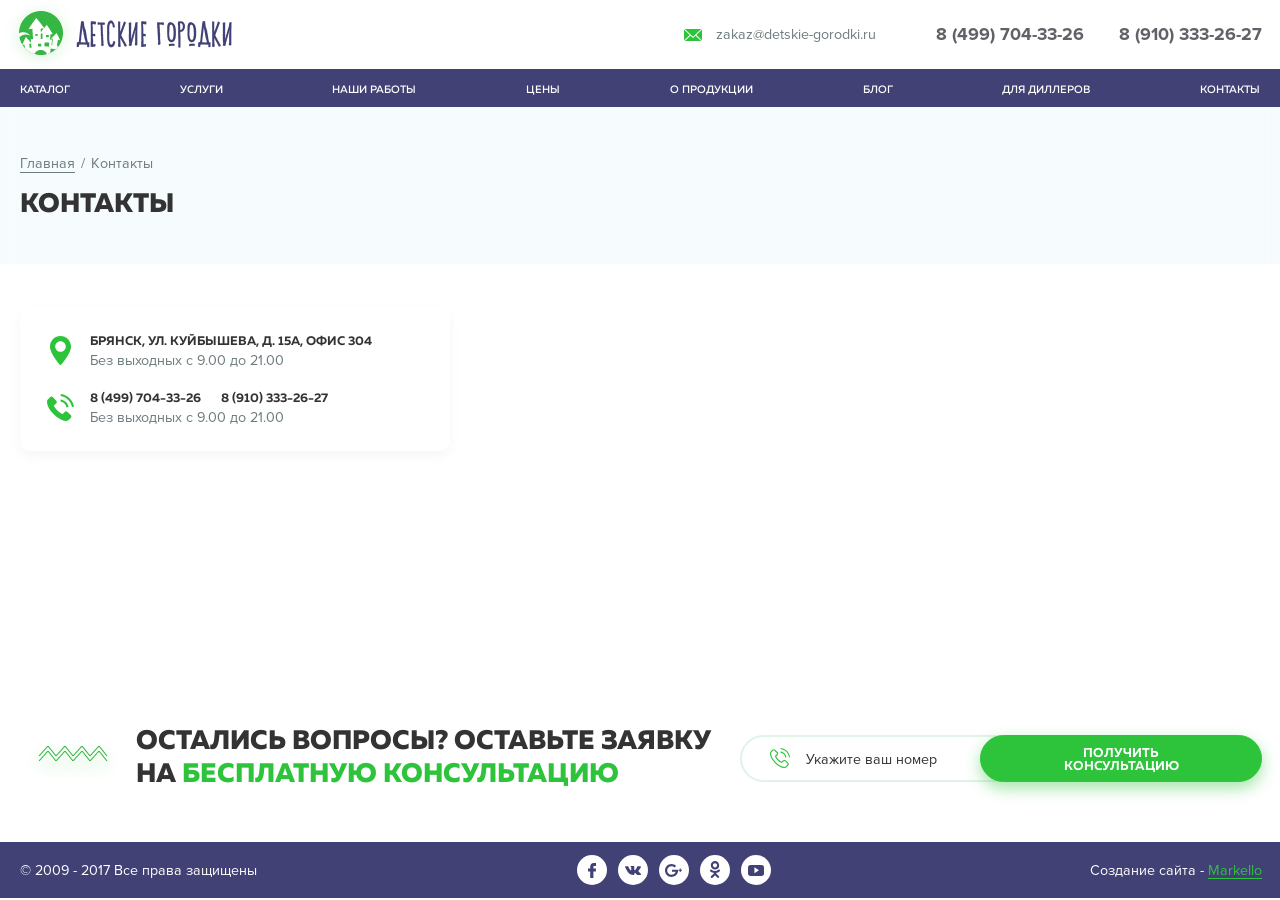
<file: contacts.html>
<!doctype html>
<!--[if lt IE 7]>      <html class="no-js lt-ie9 lt-ie8 lt-ie7" lang="ru"> <![endif]-->
<!--[if IE 7]>         <html class="no-js lt-ie9 lt-ie8" lang="ru"> <![endif]-->
<!--[if IE 8]>         <html class="no-js lt-ie9" lang="ru"> <![endif]-->
<!--[if gt IE 8]><!--> <html class="no-js" lang="ru"> <!--<![endif]-->
    <head>
        <meta charset="utf-8">
		<title>Контакты</title>
        <meta name="description" content="">
        <meta name="keywords" content="">
        <meta name="viewport" content="width=device-width, initial-scale=1">
        <link rel="stylesheet" href="css/normalize.min.css">
        <link rel="stylesheet" href="vendor/swiper/css/swiper.min.css">
        <link rel="stylesheet" href="css/main.css">

		<link rel="shortcut icon" href="favicon.ico" type="image/x-icon" />
		<link rel="apple-touch-icon" href="apple-touch-icon.png" />
		<link rel="apple-touch-icon" sizes="57x57" href="apple-touch-icon-57x57.png" />
		<link rel="apple-touch-icon" sizes="72x72" href="apple-touch-icon-72x72.png" />
		<link rel="apple-touch-icon" sizes="76x76" href="apple-touch-icon-76x76.png" />
		<link rel="apple-touch-icon" sizes="114x114" href="apple-touch-icon-114x114.png" />
		<link rel="apple-touch-icon" sizes="120x120" href="apple-touch-icon-120x120.png" />
		<link rel="apple-touch-icon" sizes="144x144" href="apple-touch-icon-144x144.png" />
		<link rel="apple-touch-icon" sizes="152x152" href="apple-touch-icon-152x152.png" />
		<link rel="apple-touch-icon" sizes="180x180" href="apple-touch-icon-180x180.png" />
        <script src="vendor/modernizr-2.8.3-respond-1.4.2.min.js"></script>
    </head>
    <body>
        <!--[if lt IE 8]>
            <p class="browserupgrade">Вы используете <strong>устаревший</strong> браузер. Пожалуйста <a href="http://browsehappy.com/">обновите ваш браузер</a></p>
        <![endif]-->

		<header class="header">
			<div class="header__top">
				<div class="container">
					<div class="header__top_body">
						<a href="#" class="header__top_logo"><span><img src="images/logo.png" alt="" title=""></span></a>
						<a href="mailto:zakaz@detskie-gorodki.ru" class="header__top_mail"><i><svg xmlns="http://www.w3.org/2000/svg" width="18" height="12"><path d="M12.3 6L18 0.6 18 11.4 12.3 6ZM0.8 0L17.2 0 9 7.7 0.8 0ZM0 11.4L0 0.6 5.7 6 0 11.4ZM9 9L11.5 6.7 17.2 12 0.8 12 6.5 6.7 9 9Z" fill="rgb(45, 195, 59)"/></svg></i><span>zakaz@detskie-gorodki.ru</span></a>
						<div class="header__top_tels">
							<a href="tel:84997043326" class="header__top_tel"><span>8 (499) 704-33-26</span></a>
							<a href="tel:89103332627" class="header__top_tel"><span>8 (910) 333-26-27</span></a>
						</div>
					</div>
				</div>
			</div>
			<div class="header__bot">
				<div class="container header__bot_slider swiper-container">
					<nav class="header__bot_nav swiper-wrapper">
						<a href="#" class="swiper-slide"><span>Каталог</span></a>
						<a href="#" class="swiper-slide"><span>Услуги</span></a>
						<a href="#" class="swiper-slide"><span>Наши работы</span></a>
						<a href="#" class="swiper-slide"><span>Цены</span></a>
						<a href="#" class="swiper-slide"><span>О продукции</span></a>
						<a href="#" class="swiper-slide"><span>Блог</span></a>
						<a href="#" class="swiper-slide"><span>Для диллеров</span></a>
						<a href="#" class="swiper-slide"><span>Контакты</span></a>
					</nav>
					<div class="header__arr_prev"></div>
					<div class="header__arr_next"></div>
				</div>
			</div>
		</header>
        <section class="s_inner">
        	<div class="container">
        		<div class="s_inner__body">
					<div class="s_inner__main">
						<div class="g_breadcrumbs">
							<a href="#"><span>Главная</span></a>
							<small>/</small>
							<span>Контакты</span>
						</div>
						<h1 class="g_title">Контакты</h1>
					</div>
        		</div>
        	</div>
        </section>

        <section class="s_map">
       		<div class="container">
       			<div class="s_map__info">
       				<h4>
						<i><svg xmlns="http://www.w3.org/2000/svg" width="21" height="29"><path d="M10.5 0C4.7 0 0 4.7 0 10.5 0 17.7 9.4 28.2 9.8 28.7 10.2 29.1 10.8 29.1 11.2 28.7 11.6 28.2 21 17.7 21 10.5 21 4.7 16.3 0 10.5 0ZM10.5 15.8C7.6 15.8 5.2 13.4 5.2 10.5 5.2 7.6 7.6 5.2 10.5 5.2 13.4 5.2 15.8 7.6 15.8 10.5 15.8 13.4 13.4 15.8 10.5 15.8Z" fill="rgb(45, 195, 59)"/></svg></i>
						<span>
							<strong>Брянск, ул. Куйбышева, д. 15а, офис 304</strong>
							<small>Без выходных с 9.00 до 21.00</small>
						</span>
       				</h4>
					<h4>
						<i><svg xmlns="http://www.w3.org/2000/svg" width="27" height="27"><path d="M24.9 13C24.5 10.3 23.2 7.8 21.2 5.9 19.1 3.8 16.5 2.5 13.6 2.1L13.9 0C17.3 0.5 20.3 2 22.7 4.4 25 6.6 26.5 9.5 27 12.7L24.9 13ZM18.9 8C20.3 9.4 21.2 11.1 21.5 13L19.5 13.4C19.2 11.9 18.5 10.6 17.5 9.5 16.3 8.4 14.9 7.7 13.4 7.5L13.7 5.4C15.7 5.7 17.5 6.6 18.9 8ZM8.8 14.7C10.3 16.5 11.9 18.1 13.8 19.3 14.2 19.5 14.7 19.7 15.1 20 15.3 20.1 15.5 20 15.7 19.9 16.3 19.2 17 18.5 17.7 17.9 18.5 17 19.6 17 20.5 17.9 21.6 18.9 22.7 20 23.7 21.1 24.6 22 24.6 23.1 23.7 24 23.1 24.6 22.5 25.2 21.9 25.8 21.1 26.8 20 27.1 18.8 27 17.1 26.9 15.5 26.3 13.9 25.6 10.5 23.9 7.5 21.6 5.1 18.6 3.2 16.5 1.7 14.1 0.7 11.4 0.3 10.2-0.1 8.8 0 7.4 0.1 6.6 0.4 5.8 1 5.2 1.7 4.6 2.4 3.9 3 3.2 3.9 2.4 5 2.4 5.9 3.2 6.5 3.8 7 4.3 7.5 4.9 8 5.4 8.6 5.9 9.1 6.4 10 7.4 10 8.4 9.1 9.4 8.4 10 7.8 10.7 7.1 11.3 6.9 11.5 6.9 11.6 7 11.9 7.5 12.9 8.1 13.8 8.8 14.7Z" fill="rgb(45, 195, 59)"/></svg></i>
						<span>
							<strong><a href="tel:84997043326"><span>8 (499) 704-33-26</span></a><a href="tel:89103332627"><span>8 (910) 333-26-27</span></a></strong>
							<small>Без выходных с 9.00 до 21.00</small>
						</span>
					</h4>
       			</div>
       		</div>
			<div id="s_map" data-center="40.413439,-3.704152" data-points="40.413439,-3.704152[<span>Завод «Ледек», 344019, г. Ростов-на-Дону, ул. Максима Горького, 276</span><small> <br> <b>(График работы: По будням с 9.00 до 21.00)</b></small>"></div>
        </section>
        <section class="s_form _white">
        	<div class="container">
        		<div class="s_form__body">
					<i style="margin-left: -16px; margin-bottom: -5px; margin-right: 10px"><img src="images/hr.png" alt=""></i>
        			<div class="s_form__txt">
						<h2 class="g_title">Остались вопросы? Оставьте заявку на <span>бесплатную консультацию</span></h2>
        			</div>
        			<form action="/" class="s_form__form _validate">
						<input type="hidden" name="form" value="Остались вопросы? Оставьте заявку на бесплатную консультацию">
						<div class="g_input">
							<input type="text" name="phone">
							<small><i><svg xmlns="http://www.w3.org/2000/svg" width="21" height="20"><path d="M20.5 9.5C20.5 9.5 20.5 9.5 20.4 9.5 20.2 9.5 19.9 9.3 19.9 9 19.5 7 18.6 5.2 17.2 3.8 15.7 2.4 13.9 1.5 12 1.1 11.7 1.1 11.4 0.8 11.5 0.5 11.6 0.2 11.8 0 12.2 0 14.4 0.4 16.4 1.4 18 3 19.6 4.6 20.6 6.6 21 8.8 21 9.1 20.8 9.4 20.5 9.5ZM12 3.6C13.3 3.9 14.6 4.5 15.5 5.5 16.5 6.4 17.1 7.6 17.4 9 17.4 9.3 17.2 9.6 16.9 9.6 16.9 9.7 16.8 9.7 16.8 9.7 16.5 9.7 16.3 9.5 16.2 9.2 16 8.1 15.5 7.1 14.7 6.3 13.9 5.5 12.9 4.9 11.8 4.8 11.5 4.7 11.3 4.4 11.3 4.1 11.4 3.8 11.7 3.6 12 3.6ZM8.2 7.4C7.9 7.7 7.6 8 7.2 8.4 7.5 8.9 7.8 9.5 8.4 10.2 9.5 11.5 10.6 12.5 11.8 13.3 12 13.4 12.1 13.5 12.3 13.5 12.4 13.6 12.5 13.7 12.6 13.7L13.9 12.4C14.4 12 14.9 11.7 15.4 11.7 15.9 11.7 16.4 12 16.8 12.4L19.1 14.7C19.6 15.1 19.8 15.6 19.8 16.2 19.8 16.7 19.6 17.2 19.1 17.6 19 17.8 18.8 18 18.6 18.2 18.3 18.4 18.1 18.7 17.9 18.9 17.9 18.9 17.8 18.9 17.8 19 17.2 19.7 16.4 20 15.4 20 15.3 20 15.2 20 15.1 20 13.7 19.9 12.4 19.4 11.4 18.9 8.9 17.7 6.6 15.9 4.8 13.7 3.2 11.9 2.2 10.2 1.5 8.3 1.3 7.6 0.9 6.4 1 5.2 1.1 4.4 1.4 3.8 1.9 3.2L3.3 1.8C3.4 1.8 3.4 1.8 3.4 1.8 3.8 1.4 4.3 1.2 4.8 1.2 5.3 1.2 5.8 1.4 6.2 1.8 6.5 2 6.8 2.3 7 2.6 7.1 2.7 7.3 2.8 7.4 3L8.6 4.1C9.4 5 9.4 6.2 8.6 7 8.4 7.2 8.3 7.3 8.2 7.4ZM7.8 4.9L6.6 3.8C6.5 3.6 6.3 3.5 6.2 3.4 5.9 3.1 5.7 2.8 5.4 2.6 5.4 2.6 5.4 2.6 5.4 2.6 5.3 2.5 5.1 2.3 4.8 2.3 4.6 2.3 4.4 2.4 4.2 2.6L2.7 4C2.4 4.4 2.2 4.8 2.1 5.3 2.1 6.1 2.2 6.9 2.6 7.9 3.2 9.7 4.2 11.3 5.7 13 7.4 15.1 9.5 16.7 11.9 17.9 12.8 18.3 13.9 18.8 15.2 18.9 15.3 18.9 15.3 18.9 15.4 18.9 16.1 18.9 16.6 18.6 17 18.2 17.3 17.9 17.5 17.6 17.8 17.3 18 17.2 18.2 17 18.3 16.8 18.8 16.4 18.8 15.9 18.3 15.5L16 13.2C16 13.2 16 13.2 16 13.2 15.8 13 15.6 12.9 15.4 12.9 15.1 12.9 14.9 13 14.7 13.2L13.3 14.6C13.2 14.7 13 14.9 12.6 14.9 12.5 14.9 12.4 14.9 12.2 14.8 12.2 14.8 12.2 14.8 12.2 14.8 12 14.7 11.9 14.6 11.8 14.6 11.6 14.5 11.4 14.4 11.2 14.3 9.9 13.4 8.6 12.3 7.5 10.9L7.5 10.9C6.8 10.1 6.4 9.4 6.1 8.6 6.1 8.6 6.1 8.6 6.1 8.6 6 8.4 5.9 8 6.3 7.6 6.3 7.6 6.3 7.6 6.3 7.6 6.7 7.3 7 7 7.4 6.6 7.5 6.5 7.6 6.4 7.8 6.2 8.2 5.8 8.2 5.4 7.8 4.9Z" fill="rgb(45, 195, 59)"/></svg></i><span>Укажите ваш номер</span></small>
						</div>
						<button type="submit"><span class="g_btn"><span>получить консультацию</span></span></button>
        			</form>
        		</div>
        	</div>
        </section>
		<footer class="footer">
			<div class="container">
				<div class="footer__body">
					<p>© 2009 - 2017 Все права защищены</p>
					<div class="footer__social">
						<a href="#" target="_blank"><span><svg xmlns="http://www.w3.org/2000/svg" width="8" height="15"><path d="M7.7 0L5.8 0C3.6 0 2.2 1.4 2.2 3.7L2.2 5.4 0.3 5.4C0.1 5.4 0 5.5 0 5.7L0 8.2C0 8.3 0.1 8.5 0.3 8.5L2.2 8.5 2.2 14.7C2.2 14.9 2.4 15 2.5 15L5.1 15C5.2 15 5.4 14.9 5.4 14.7L5.4 8.5 7.6 8.5C7.8 8.5 7.9 8.3 7.9 8.2L7.9 5.7C7.9 5.6 7.9 5.5 7.8 5.5 7.8 5.4 7.7 5.4 7.6 5.4L5.4 5.4 5.4 4C5.4 3.3 5.5 2.9 6.4 2.9L7.7 2.9C7.9 2.9 8 2.8 8 2.6L8 0.3C8 0.1 7.9 0 7.7 0Z" fill="rgb(65, 65, 117)"/></svg></span></a>
						<a href="#" target="_blank"><span><svg xmlns="http://www.w3.org/2000/svg" width="16" height="9"><path d="M15.3 7.3C14.9 6.7 14.3 6.2 13.8 5.7 13.3 5.3 13.3 5 13.6 4.5 14.1 3.9 14.5 3.3 14.9 2.7 15.3 2.2 15.7 1.6 15.9 1 16.1 0.6 16 0.4 15.5 0.3 15.5 0.3 15.4 0.3 15.3 0.3L12.8 0.3C12.5 0.3 12.3 0.4 12.2 0.7 12 1.1 11.9 1.5 11.7 1.8 11.3 2.6 10.8 3.4 10.2 4.1 10.1 4.2 9.9 4.4 9.7 4.3 9.4 4.2 9.3 3.8 9.3 3.6L9.3 0.7C9.3 0.3 9.2 0.1 8.8 0L6.1 0C5.8 0 5.6 0.1 5.4 0.4 5.3 0.5 5.3 0.6 5.5 0.6 5.9 0.7 6.2 1 6.2 1.4 6.3 2.1 6.3 2.8 6.3 3.5 6.3 3.7 6.2 3.9 6.1 4.1 6 4.4 5.8 4.5 5.5 4.3 5.3 4.1 5.1 3.9 4.9 3.6 4.3 2.7 3.8 1.8 3.4 0.8 3.3 0.5 3.1 0.3 2.8 0.3 2 0.3 1.2 0.3 0.5 0.3 0 0.3-0.1 0.5 0.1 1 0.9 2.8 1.8 4.6 3 6.2 3.7 7 4.4 7.8 5.3 8.3 6.3 8.9 7.4 9 8.6 9 9.2 9 9.3 8.8 9.4 8.3 9.4 7.9 9.4 7.5 9.6 7.2 9.8 6.9 10.1 6.8 10.4 7 10.5 7.1 10.7 7.2 10.8 7.4 11.1 7.7 11.4 8.1 11.7 8.4 12.1 8.8 12.6 9 13.2 9L15.5 9C15.9 9 16.1 8.5 15.9 8.1 15.7 7.8 15.5 7.5 15.3 7.3Z" fill="rgb(65, 65, 117)"/></svg></span></a>
						<a href="#" target="_blank"><span><svg xmlns="http://www.w3.org/2000/svg" width="17" height="13"><path d="M15.8 6.8L15.8 8.1 14.7 8.1 14.7 6.8 13.4 6.8 13.4 5.8 14.7 5.8 14.7 4.5 15.8 4.5 15.8 5.8 17 5.8 17 6.8 15.8 6.8ZM6.5 13C2.9 13 0 10.1 0 6.5 0 2.9 2.9 0 6.5 0 8.3 0 9.9 0.7 11.1 1.9L9.6 3.5C8.8 2.7 7.7 2.2 6.5 2.2 4.1 2.2 2.2 4.1 2.2 6.5 2.2 8.9 4.1 10.8 6.5 10.8 8.5 10.8 10.1 9.6 10.7 7.8L7 7.8 7 5.8 13 5.8 13 5.8 13 7.8C12.4 10.8 9.7 13 6.5 13Z" fill="rgb(65, 65, 117)"/></svg></span></a>
						<a href="#" target="_blank"><span><svg xmlns="http://www.w3.org/2000/svg" width="10" height="17"><path d="M9.7 10.3C9.2 10.8 8.6 11.2 7.9 11.5 7.3 11.8 6.5 11.9 5.8 12 5.9 12.1 6 12.1 6.1 12.2 7 13.2 8 14.2 8.9 15.2 9.3 15.5 9.3 15.9 9.2 16.3 9 16.7 8.5 17 8.1 17 7.8 17 7.6 16.8 7.4 16.6 6.7 15.9 6 15.2 5.2 14.4 5 14.2 4.9 14.2 4.8 14.4 4 15.2 3.3 15.9 2.5 16.7 2.2 17 1.8 17.1 1.4 16.9 1 16.7 0.8 16.3 0.8 15.8 0.8 15.5 0.9 15.3 1.1 15.1 2.1 14.1 3 13.2 4 12.2 4 12.1 4.1 12.1 4.2 12 2.9 11.8 1.7 11.5 0.7 10.7 0.6 10.6 0.5 10.5 0.4 10.4 -0.1 10-0.1 9.5 0.2 9 0.5 8.6 1 8.4 1.5 8.7 1.6 8.7 1.7 8.8 1.8 8.9 3.7 10.2 6.2 10.2 8.1 8.9 8.3 8.8 8.5 8.7 8.7 8.6 9.2 8.5 9.6 8.6 9.8 9 10.1 9.5 10.1 9.9 9.7 10.3ZM5 8.6C2.7 8.6 0.8 6.6 0.8 4.3 0.8 1.9 2.7 0 5 0 7.3 0 9.2 2 9.2 4.4 9.2 6.7 7.3 8.6 5 8.6ZM5 2.2C3.8 2.2 2.9 3.1 2.9 4.3 2.9 5.5 3.9 6.4 5 6.4 6.2 6.4 7.1 5.5 7.1 4.3 7.1 3.1 6.1 2.2 5 2.2Z" fill="rgb(65, 65, 117)"/></svg></span></a>
						<a href="#" target="_blank"><span><svg xmlns="http://www.w3.org/2000/svg" width="16" height="11"><path d="M16 2.4C16 1.1 14.9 0 13.6 0L2.4 0C1.1 0 0 1.1 0 2.4L0 8.7C0 9.9 1.1 11 2.4 11L13.6 11C14.9 11 16 9.9 16 8.7L16 2.4ZM6.4 8.2L6.4 2.2 11 5.2 6.4 8.2Z" fill="rgb(65, 65, 117)"/></svg></span></a>
					</div>
					<p>Создание сайта - <a href="#" target="_blank"><span>Markello</span></a></p>
				</div>
			</div>
		</footer>

		<!--hidden-->
		<div class="overlay">
			<div class="popup popup_delivery">
				<div class="popup__close _close_pop"><span>&times;</span></div>
				<div class="g_txt">
					<h2 class="g_title">Условия доставки</h2>
					<p>После оформления заказа, в течение 5 минут, вам перезвонит менеджер для согласования всех нюансов и подтверждения заказа. Режим работы: <strong>Пн.-Вс. 09:00—18:00</strong>.</p>
					<ul class="_check">
						<li>Оплата наличными</li>
						<li>Оплата через банк</li>
						<li>Безналичный платеж без НДС</li>
						<li>Электронные деньги</li>
					</ul>
					<hr>
					<ul>
						<li>Доставка товаров в наличии на складе от 13-15 рабочих дней, отсутствующих на складе – 22 дней</li>
						<li>Доставка осуществляется «до двери», нет никаких дополнительных сборов (например, «за подъём на этаж»).</li>
						<li>Крупногабаритные товары весом более 30кг или размером более 120x80x60см в разобранном состоянии доставляются только до подъезда. Выгрузку из машины и подъем получатель осуществляет своими силами.</li>
						<li>Доставка осуществляется по будням c 09.00 до 18.00. Менеджер службы доставки предупредит вас заблаговременно.</li>
						<li>Товар поставляется в заводской упаковке. Лицо, доставляющее товар, не осуществляет сборку, установку, монтаж товара. Сборка и установка осуществляется своими силами.</li>
					</ul>
					<hr>
					<div class="popup_delivery__btns">
						<a href="#" class="popup_delivery__btns_more"><span>Читайте так же:</span></a>
						<a href="#" class="g_outline"><svg xmlns="http://www.w3.org/2000/svg" width="32" height="22"><path d="M29.9 16.8L27 16.8 27 20.4C27 21.3 26.3 22 25.4 22L1.6 22C0.7 22 0 21.3 0 20.4L0 6.8C0 5.9 0.7 5.2 1.6 5.2L5 5.2 5 2.1C5 1 6 0 7.1 0L29.9 0C31 0 32 1 32 2.1L32 14.6C32 15.8 31 16.8 29.9 16.8ZM25.4 20.4L25.4 17.6C23.9 17.7 22.8 18.9 22.6 20.4L25.4 20.4ZM1.6 20.4L4.4 20.4C4.2 18.9 3 17.7 1.6 17.5L1.6 20.4ZM1.6 6.8L1.6 9.6C3 9.5 4.2 8.3 4.4 6.8L1.6 6.8ZM1.6 11.2L1.6 16C3.9 16.2 5.8 18.1 5.9 20.4L21 20.4C21.2 18.1 23.1 16.2 25.4 16L25.4 11.3C23.1 11.1 21.2 9.2 21 6.8L6 6.8C5.8 9.2 3.9 11.1 1.6 11.2ZM25.4 9.7L25.4 6.8 22.6 6.8C22.8 8.3 23.9 9.5 25.4 9.7ZM30.4 2.1C30.4 1.8 30.2 1.6 29.9 1.6L7.1 1.6C6.8 1.6 6.6 1.8 6.6 2.1L6.6 5.2 25.4 5.2C26.3 5.2 27 5.9 27 6.8L27 15.2 29.9 15.2C30.2 15.2 30.4 14.9 30.4 14.6L30.4 2.1ZM22.3 13.6C22.3 14 21.9 14.4 21.5 14.4L18.5 14.4C18.1 14.4 17.7 14 17.7 13.6 17.7 13.2 18.1 12.8 18.5 12.8L21.5 12.8C21.9 12.8 22.3 13.2 22.3 13.6ZM12.8 12.8L14.2 12.8C15.4 12.8 16.4 13.8 16.4 15.1 16.4 16.3 15.5 17.3 14.3 17.4L14.3 18C14.3 18.4 13.9 18.8 13.5 18.8 13.1 18.8 12.7 18.4 12.7 18L12.7 17.4 11.8 17.4C11.3 17.4 11 17 11 16.6 11 16.1 11.3 15.8 11.8 15.8L14.2 15.8C14.5 15.8 14.8 15.5 14.8 15.1 14.8 14.7 14.5 14.4 14.2 14.4L12.8 14.4C11.6 14.4 10.6 13.4 10.6 12.1 10.6 10.9 11.5 9.9 12.7 9.9L12.7 9.2C12.7 8.8 13.1 8.5 13.5 8.5 13.9 8.5 14.3 8.8 14.3 9.2L14.3 9.9 15.2 9.9C15.6 9.9 16 10.2 16 10.7 16 11.1 15.6 11.4 15.2 11.4L12.8 11.4C12.4 11.4 12.1 11.8 12.1 12.1 12.1 12.5 12.4 12.8 12.8 12.8ZM8.3 14.4L5.3 14.4C4.9 14.4 4.5 14 4.5 13.6 4.5 13.2 4.9 12.8 5.3 12.8L8.3 12.8C8.8 12.8 9.1 13.2 9.1 13.6 9.1 14 8.8 14.4 8.3 14.4Z" fill="rgb(45, 195, 59)"/></svg><span>Гарантия возврата</span></a>
					</div>
				</div>
			</div>
			<div class="popup popup_order">
				<div class="popup__close _close_pop"><span>&times;</span></div>
				<div class="g_txt">
					<h2 class="g_title">Товар: ИК - 1075</h2>
					<p>Мы перезвоним вам через 5 минут для уточнения деталей заказа</p>
				</div>
				<form action="/" class="popup_order__form _validate">
					<input type="hidden" name="form" value="Товар: ИК - 1075">
					<div class="g_input">
						<input type="text" name="phone">
						<small><i><svg xmlns="http://www.w3.org/2000/svg" width="21" height="20"><path d="M20.5 9.5C20.5 9.5 20.5 9.5 20.4 9.5 20.2 9.5 19.9 9.3 19.9 9 19.5 7 18.6 5.2 17.2 3.8 15.7 2.4 13.9 1.5 12 1.1 11.7 1.1 11.4 0.8 11.5 0.5 11.6 0.2 11.8 0 12.2 0 14.4 0.4 16.4 1.4 18 3 19.6 4.6 20.6 6.6 21 8.8 21 9.1 20.8 9.4 20.5 9.5ZM12 3.6C13.3 3.9 14.6 4.5 15.5 5.5 16.5 6.4 17.1 7.6 17.4 9 17.4 9.3 17.2 9.6 16.9 9.6 16.9 9.7 16.8 9.7 16.8 9.7 16.5 9.7 16.3 9.5 16.2 9.2 16 8.1 15.5 7.1 14.7 6.3 13.9 5.5 12.9 4.9 11.8 4.8 11.5 4.7 11.3 4.4 11.3 4.1 11.4 3.8 11.7 3.6 12 3.6ZM8.2 7.4C7.9 7.7 7.6 8 7.2 8.4 7.5 8.9 7.8 9.5 8.4 10.2 9.5 11.5 10.6 12.5 11.8 13.3 12 13.4 12.1 13.5 12.3 13.5 12.4 13.6 12.5 13.7 12.6 13.7L13.9 12.4C14.4 12 14.9 11.7 15.4 11.7 15.9 11.7 16.4 12 16.8 12.4L19.1 14.7C19.6 15.1 19.8 15.6 19.8 16.2 19.8 16.7 19.6 17.2 19.1 17.6 19 17.8 18.8 18 18.6 18.2 18.3 18.4 18.1 18.7 17.9 18.9 17.9 18.9 17.8 18.9 17.8 19 17.2 19.7 16.4 20 15.4 20 15.3 20 15.2 20 15.1 20 13.7 19.9 12.4 19.4 11.4 18.9 8.9 17.7 6.6 15.9 4.8 13.7 3.2 11.9 2.2 10.2 1.5 8.3 1.3 7.6 0.9 6.4 1 5.2 1.1 4.4 1.4 3.8 1.9 3.2L3.3 1.8C3.4 1.8 3.4 1.8 3.4 1.8 3.8 1.4 4.3 1.2 4.8 1.2 5.3 1.2 5.8 1.4 6.2 1.8 6.5 2 6.8 2.3 7 2.6 7.1 2.7 7.3 2.8 7.4 3L8.6 4.1C9.4 5 9.4 6.2 8.6 7 8.4 7.2 8.3 7.3 8.2 7.4ZM7.8 4.9L6.6 3.8C6.5 3.6 6.3 3.5 6.2 3.4 5.9 3.1 5.7 2.8 5.4 2.6 5.4 2.6 5.4 2.6 5.4 2.6 5.3 2.5 5.1 2.3 4.8 2.3 4.6 2.3 4.4 2.4 4.2 2.6L2.7 4C2.4 4.4 2.2 4.8 2.1 5.3 2.1 6.1 2.2 6.9 2.6 7.9 3.2 9.7 4.2 11.3 5.7 13 7.4 15.1 9.5 16.7 11.9 17.9 12.8 18.3 13.9 18.8 15.2 18.9 15.3 18.9 15.3 18.9 15.4 18.9 16.1 18.9 16.6 18.6 17 18.2 17.3 17.9 17.5 17.6 17.8 17.3 18 17.2 18.2 17 18.3 16.8 18.8 16.4 18.8 15.9 18.3 15.5L16 13.2C16 13.2 16 13.2 16 13.2 15.8 13 15.6 12.9 15.4 12.9 15.1 12.9 14.9 13 14.7 13.2L13.3 14.6C13.2 14.7 13 14.9 12.6 14.9 12.5 14.9 12.4 14.9 12.2 14.8 12.2 14.8 12.2 14.8 12.2 14.8 12 14.7 11.9 14.6 11.8 14.6 11.6 14.5 11.4 14.4 11.2 14.3 9.9 13.4 8.6 12.3 7.5 10.9L7.5 10.9C6.8 10.1 6.4 9.4 6.1 8.6 6.1 8.6 6.1 8.6 6.1 8.6 6 8.4 5.9 8 6.3 7.6 6.3 7.6 6.3 7.6 6.3 7.6 6.7 7.3 7 7 7.4 6.6 7.5 6.5 7.6 6.4 7.8 6.2 8.2 5.8 8.2 5.4 7.8 4.9Z" fill="rgb(45, 195, 59)"/></svg></i><span>Укажите ваш номер</span></small>
					</div>
					<button type="submit"><span class="g_btn"><span>Заказать товар</span></span></button>
				</form>
			</div>
			<div class="popup popup_thnx">
				<div class="popup__close _close_pop"><span>&times;</span></div>
				<div class="g_txt">
					<h2 class="g_title">Спасибо за заявку!</h2>
					<h6>Наш менеджер скоро свяжется с Вами!</h6>
				</div>
			</div>
		</div>
		<svg xmlns="http://www.w3.org/2000/svg" xmlns:xlink="http://www.w3.org/1999/xlink" class="svg_filters">
			<defs>
				<filter filterUnits="userSpaceOnUse" id="Filter_0" x="0px" y="0px">
					<feOffset in="SourceAlpha" dx="0" dy="8" />
					<feGaussianBlur result="blurOut" stdDeviation="4" />
					<feFlood flood-color="rgb(65, 65, 117)" result="floodOut" />
					<feComposite operator="atop" in="floodOut" in2="blurOut" />
					<feComponentTransfer><feFuncA type="linear" slope="0.3"/></feComponentTransfer>
					<feMerge>
						<feMergeNode/>
						<feMergeNode in="SourceGraphic"/>
					</feMerge>
				</filter>
				<clipPath id="clip_pop"><circle cx="0" cy="0" r="0"></circle></clipPath>
			</defs>
		</svg>

        <script src="https://cdnjs.cloudflare.com/ajax/libs/jquery/3.1.1/jquery.min.js"></script>
        <script>window.jQuery || document.write('<script src="vendor/jquery-3.1.1.min"><\/script>')</script>
		<script type="text/javascript" src="http://maps.google.com/maps/api/js?key=AIzaSyB15cQE75hrn7qTLT-gFlcr0GBAK2EkPBI"></script>
        <script src="vendor/jquery.validate.min.js"></script>
        <script src="vendor/swiper/js/swiper.min.js"></script>
        <script src="vendor/anime.min.js"></script>
        <script src="vendor/sticky.min.js"></script>
        <script src="js/main.js"></script>
<!--		<script src="_trg.js"></script>-->
    </body>
</html>
</file>
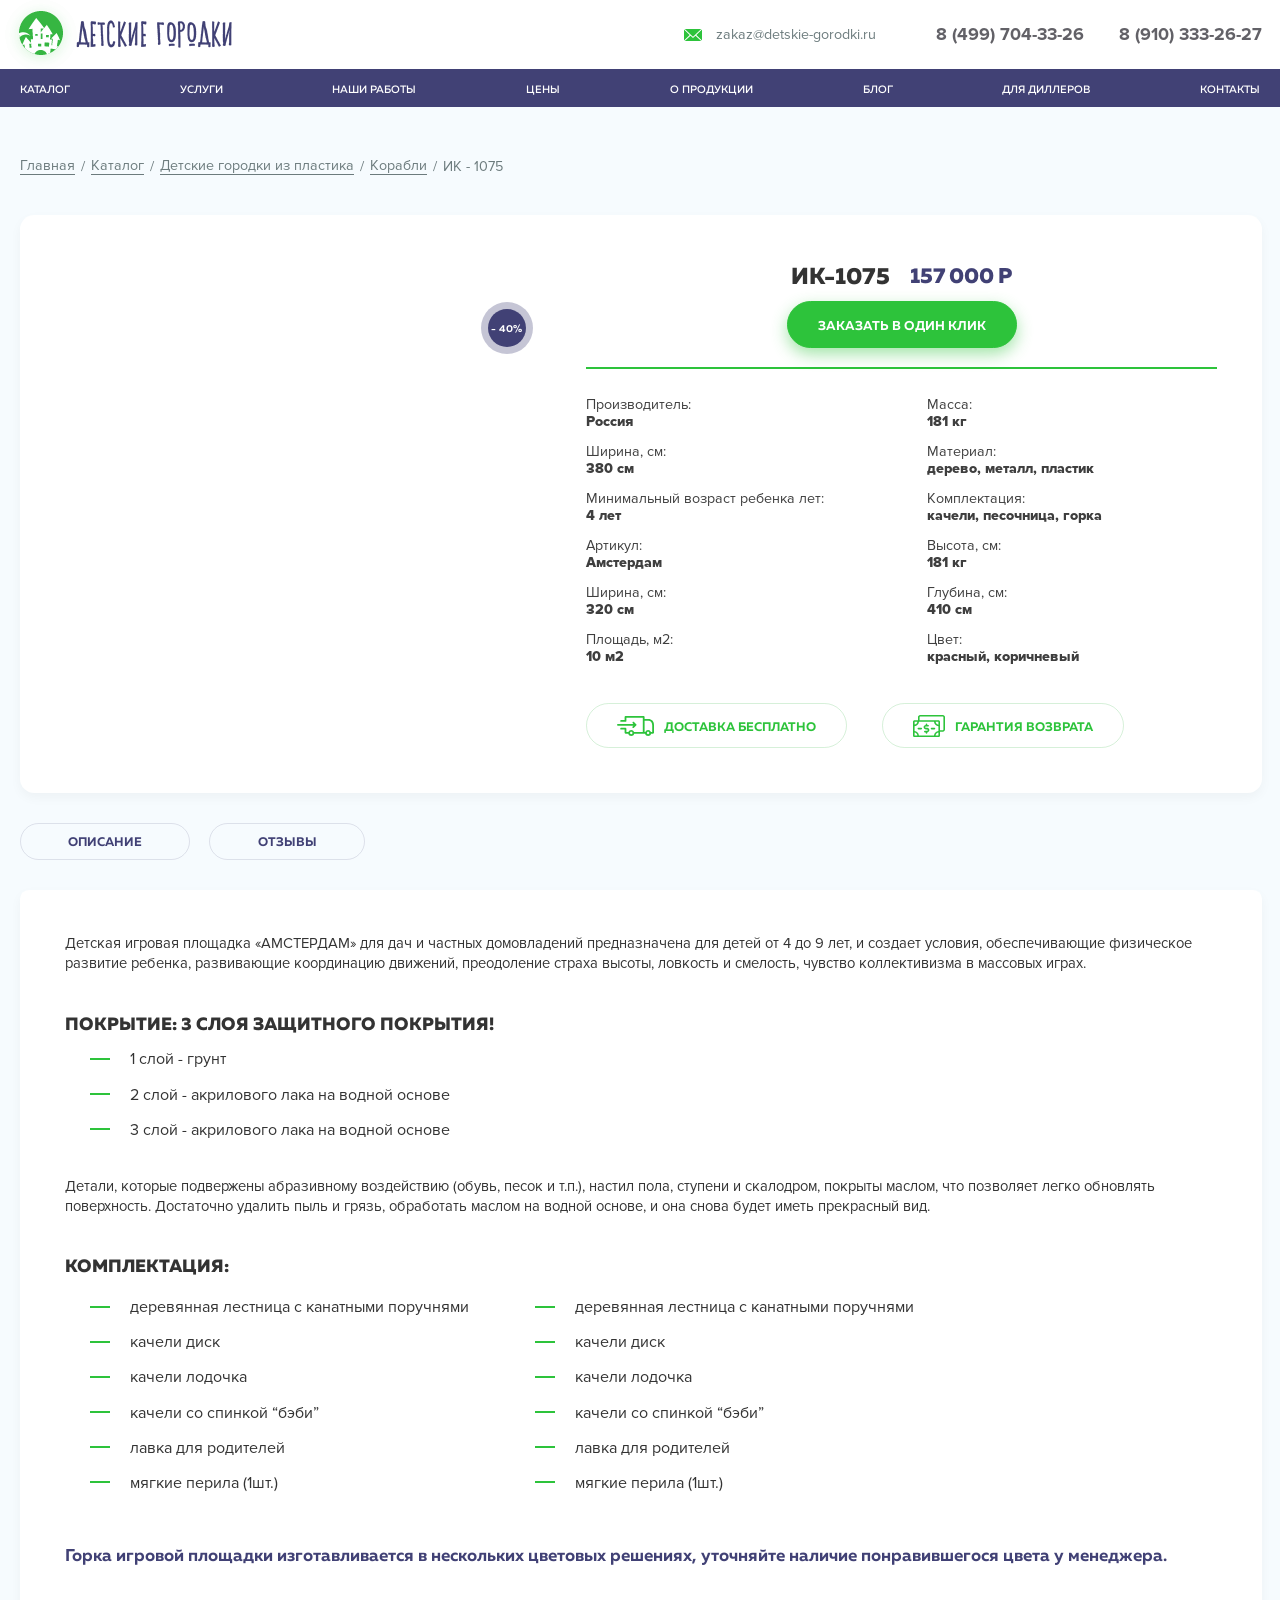
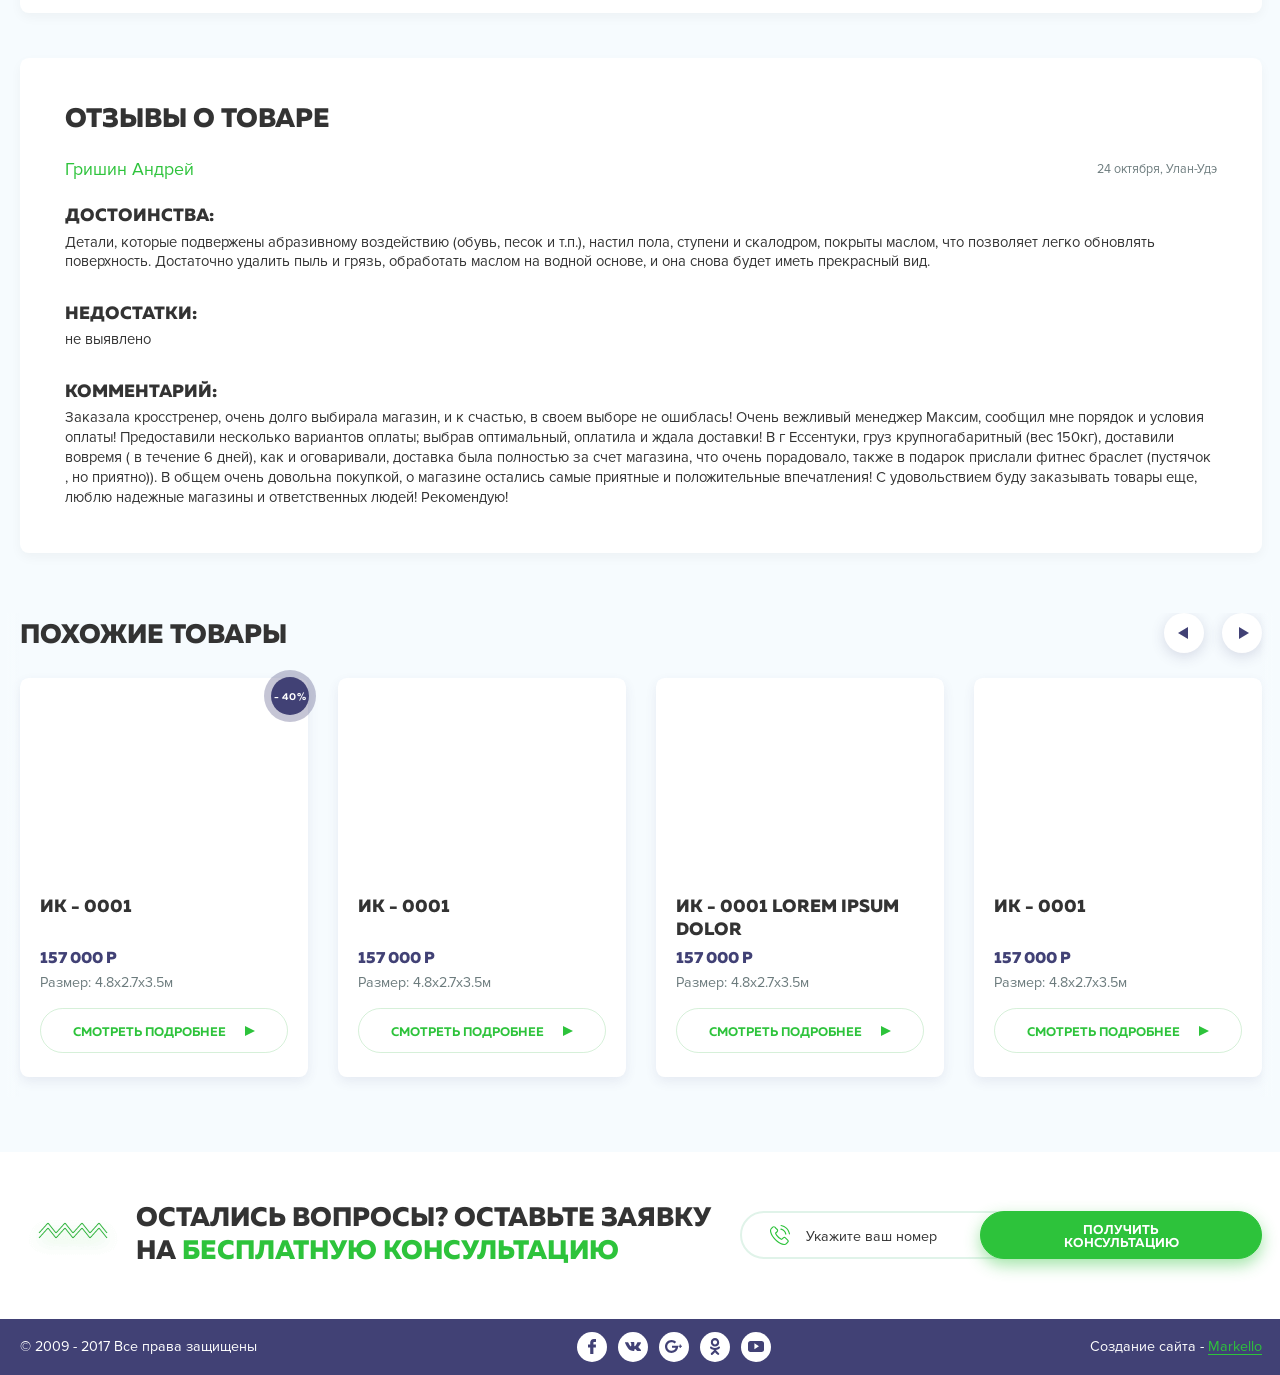
<file: item.html>
<!doctype html>
<!--[if lt IE 7]>      <html class="no-js lt-ie9 lt-ie8 lt-ie7" lang="ru"> <![endif]-->
<!--[if IE 7]>         <html class="no-js lt-ie9 lt-ie8" lang="ru"> <![endif]-->
<!--[if IE 8]>         <html class="no-js lt-ie9" lang="ru"> <![endif]-->
<!--[if gt IE 8]><!--> <html class="no-js" lang="ru"> <!--<![endif]-->
    <head>
        <meta charset="utf-8">
		<title>ИК - 1075</title>
        <meta name="description" content="">
        <meta name="keywords" content="">
        <meta name="viewport" content="width=device-width, initial-scale=1">
        <link rel="stylesheet" href="css/normalize.min.css">
        <link rel="stylesheet" href="vendor/swiper/css/swiper.min.css">
        <link rel="stylesheet" href="css/main.css">

		<link rel="shortcut icon" href="favicon.ico" type="image/x-icon" />
		<link rel="apple-touch-icon" href="apple-touch-icon.png" />
		<link rel="apple-touch-icon" sizes="57x57" href="apple-touch-icon-57x57.png" />
		<link rel="apple-touch-icon" sizes="72x72" href="apple-touch-icon-72x72.png" />
		<link rel="apple-touch-icon" sizes="76x76" href="apple-touch-icon-76x76.png" />
		<link rel="apple-touch-icon" sizes="114x114" href="apple-touch-icon-114x114.png" />
		<link rel="apple-touch-icon" sizes="120x120" href="apple-touch-icon-120x120.png" />
		<link rel="apple-touch-icon" sizes="144x144" href="apple-touch-icon-144x144.png" />
		<link rel="apple-touch-icon" sizes="152x152" href="apple-touch-icon-152x152.png" />
		<link rel="apple-touch-icon" sizes="180x180" href="apple-touch-icon-180x180.png" />
        <script src="vendor/modernizr-2.8.3-respond-1.4.2.min.js"></script>
    </head>
    <body>
        <!--[if lt IE 8]>
            <p class="browserupgrade">Вы используете <strong>устаревший</strong> браузер. Пожалуйста <a href="http://browsehappy.com/">обновите ваш браузер</a></p>
        <![endif]-->

		<header class="header">
			<div class="header__top">
				<div class="container">
					<div class="header__top_body">
						<a href="#" class="header__top_logo"><span><img src="images/logo.png" alt="" title=""></span></a>
						<a href="mailto:zakaz@detskie-gorodki.ru" class="header__top_mail"><i><svg xmlns="http://www.w3.org/2000/svg" width="18" height="12"><path d="M12.3 6L18 0.6 18 11.4 12.3 6ZM0.8 0L17.2 0 9 7.7 0.8 0ZM0 11.4L0 0.6 5.7 6 0 11.4ZM9 9L11.5 6.7 17.2 12 0.8 12 6.5 6.7 9 9Z" fill="rgb(45, 195, 59)"/></svg></i><span>zakaz@detskie-gorodki.ru</span></a>
						<div class="header__top_tels">
							<a href="tel:84997043326" class="header__top_tel"><span>8 (499) 704-33-26</span></a>
							<a href="tel:89103332627" class="header__top_tel"><span>8 (910) 333-26-27</span></a>
						</div>
					</div>
				</div>
			</div>
			<div class="header__bot">
				<div class="container header__bot_slider swiper-container">
					<nav class="header__bot_nav swiper-wrapper">
						<a href="#" class="swiper-slide"><span>Каталог</span></a>
						<a href="#" class="swiper-slide"><span>Услуги</span></a>
						<a href="#" class="swiper-slide"><span>Наши работы</span></a>
						<a href="#" class="swiper-slide"><span>Цены</span></a>
						<a href="#" class="swiper-slide"><span>О продукции</span></a>
						<a href="#" class="swiper-slide"><span>Блог</span></a>
						<a href="#" class="swiper-slide"><span>Для диллеров</span></a>
						<a href="#" class="swiper-slide"><span>Контакты</span></a>
					</nav>
					<div class="header__arr_prev"></div>
					<div class="header__arr_next"></div>
				</div>
			</div>
		</header>
        <section class="s_item">
        	<div class="container">
        		<div class="g_breadcrumbs">
					<a href="#"><span>Главная</span></a>
					<small>/</small>
					<a href="#"><span>Каталог</span></a>
					<small>/</small>
					<a href="#"><span>Детские городки из пластика</span></a>
					<small>/</small>
					<a href="#"><span>Корабли</span></a>
					<small>/</small>
					<span>ИК - 1075</span>
        		</div>
        		<div class="s_item__block">
					<div class="s_item__block_left">
						<div class="g_discount">- 40%</div>
						<div class="s_item__img swiper-container">
							<div class="s_item__img_slider swiper-wrapper">
								<div class="s_item__img_item swiper-slide" style="background-image: url('http://placehold.it/630x420/1875cc/fff')"></div>
								<div class="s_item__img_item swiper-slide" style="background-image: url('http://placehold.it/630x428/00ff00/fff')"></div>
								<div class="s_item__img_item swiper-slide" style="background-image: url('http://placehold.it/630x458/333/fff')"></div>
								<div class="s_item__img_item swiper-slide" style="background-image: url('http://placehold.it/630x413/00ff00/000')"></div>
								<div class="s_item__img_item swiper-slide" style="background-image: url('http://placehold.it/630x425/1875cc/fff')"></div>
							</div>
						</div>
						<div class="s_item__thumb swiper-container">
							<div class="s_item__thumb_slider swiper-wrapper">
								<div class="s_item__thumb_item swiper-slide" style="background-image: url('http://placehold.it/190x113/1875cc/fff')"></div>
								<div class="s_item__thumb_item swiper-slide" style="background-image: url('http://placehold.it/134x99/00ff00/fff')"></div>
								<div class="s_item__thumb_item swiper-slide" style="background-image: url('http://placehold.it/175x100/333/fff')"></div>
								<div class="s_item__thumb_item swiper-slide" style="background-image: url('http://placehold.it/167x105/00ff00/000')"></div>
								<div class="s_item__thumb_item swiper-slide" style="background-image: url('http://placehold.it/190x125/1875cc/fff')"></div>
							</div>
						</div>
        			</div>
        			<div class="s_item__block_right">
        				<div class="s_item__block_head">
							<div>
								<h1 class="g_title"><small>ИК-1075</small></h1>
								<h5>157 000 р</h5>
							</div>
							<a class="g_btn _open_pop" data-name="order" data-item="ИК-1075" href="#"><span>Заказать в один клик</span></a>
        				</div>
        				<hr>
        				<div class="s_item__block_prop">
							<p>Производитель: <strong>Россия</strong></p>
							<p>Масса: <strong>181 кг</strong></p>
							<p>Ширина, см: <strong>380 см</strong></p>
							<p>Материал: <strong>дерево, металл, пластик</strong></p>
							<p>Минимальный возраст ребенка лет: <strong>4 лет</strong></p>
							<p>Комплектация: <strong>качели, песочница, горка</strong></p>
							<p>Артикул: <strong>Амстердам</strong></p>
							<p>Высота, см: <strong>181 кг</strong></p>
							<p>Ширина, см: <strong>320 см</strong></p>
							<p>Глубина, см: <strong>410 см</strong></p>
							<p>Площадь, м2: <strong>10 м2</strong></p>
							<p>Цвет: <strong>красный, коричневый</strong></p>
        				</div>
        				<div class="s_item__block_btns">
							<a href="#" class="g_outline _open_pop" data-name="delivery"><svg xmlns="http://www.w3.org/2000/svg" width="37" height="20"><path d="M36.1 17.7L34.1 17.7C33.8 19 32.5 20 31.1 20 29.6 20 28.4 19 28.1 17.7L26.7 17.7 17.2 17.7C16.9 19 15.7 20 14.3 20 12.8 20 11.6 19 11.3 17.7 11.3 17.7 11.2 17.7 11.2 17.7L8.5 17.7C8 17.7 7.6 17.2 7.6 16.8L7.6 13.6 4.1 13.6C3.6 13.6 3.2 13.2 3.2 12.7 3.2 12.2 3.6 11.8 4.1 11.8L8.4 11.8C8.5 11.8 8.5 11.8 8.5 11.8 8.5 11.8 8.5 11.8 8.5 11.8 9 11.8 9.4 12.2 9.4 12.7L9.4 15.9 11.2 15.9C11.3 15.9 11.4 15.9 11.4 15.9 11.9 14.8 13 14 14.3 14 15.5 14 16.6 14.8 17.1 15.9 17.1 15.9 17.2 15.9 17.2 15.9L25.8 15.9 25.8 3.8 25.8 1.8 9.4 1.8 9.4 4.9C9.4 5.4 9 5.8 8.5 5.8 8.5 5.8 8.5 5.8 8.5 5.8 8.5 5.8 8.5 5.8 8.5 5.8L4.1 5.8C3.6 5.8 3.2 5.4 3.2 4.9 3.2 4.4 3.6 4 4.1 4L7.6 4 7.6 0.9C7.6 0.4 8 0 8.5 0L26.7 0C27.2 0 27.6 0.4 27.6 0.9L27.6 2.9 31.4 2.9C33 2.9 34.4 3.5 35.4 4.6 36.4 5.7 37 7.4 37 9.3L37 16.8C37 17.2 36.6 17.7 36.1 17.7ZM14.3 15.8C13.6 15.8 13 16.3 13 17 13 17.7 13.6 18.2 14.3 18.2 14.9 18.2 15.5 17.7 15.5 17 15.5 16.3 14.9 15.8 14.3 15.8ZM31.1 18.2C31.8 18.2 32.3 17.7 32.3 17 32.3 16.3 31.8 15.8 31.1 15.8 30.4 15.8 29.9 16.3 29.9 17 29.9 17.7 30.4 18.2 31.1 18.2ZM35.2 9.3C35.2 6.4 33.8 4.7 31.4 4.7L27.6 4.7 27.6 15.9 28.3 15.9C28.7 14.8 29.8 14 31.1 14 32.4 14 33.5 14.8 33.9 15.9L35.2 15.9 35.2 9.3ZM15.7 7.2C15.4 6.9 15.4 6.3 15.7 6 16.1 5.6 16.6 5.6 17 6L19.2 8.2 19.2 8.2C19.2 8.2 19.3 8.2 19.3 8.2 19.3 8.2 19.3 8.2 19.3 8.3 19.3 8.3 19.3 8.3 19.3 8.3 19.3 8.3 19.4 8.3 19.4 8.3 19.4 8.4 19.4 8.4 19.4 8.4 19.4 8.4 19.4 8.4 19.4 8.4 19.4 8.4 19.4 8.4 19.4 8.5 19.4 8.5 19.4 8.5 19.4 8.5 19.4 8.5 19.4 8.5 19.5 8.5 19.5 8.6 19.5 8.6 19.5 8.6 19.5 8.6 19.5 8.6 19.5 8.6 19.5 8.7 19.5 8.7 19.5 8.7 19.5 8.7 19.5 8.7 19.5 8.7 19.5 8.8 19.5 8.8 19.5 8.9 19.5 8.9 19.5 8.9 19.5 8.9 19.5 9 19.5 9 19.5 9 19.5 9 19.5 9 19.5 9 19.5 9.1 19.5 9.1 19.5 9.1 19.4 9.1 19.4 9.1 19.4 9.1 19.4 9.1 19.4 9.1 19.4 9.2 19.4 9.2 19.4 9.2 19.4 9.2 19.4 9.2 19.4 9.2 19.4 9.2 19.4 9.3 19.4 9.3 19.4 9.3 19.4 9.3 19.3 9.3 19.3 9.3 19.3 9.3 19.3 9.3 19.3 9.4 19.3 9.4 19.3 9.4 19.3 9.4 19.3 9.4 19.2 9.4 19.2 9.5L19.2 9.5 16.9 11.8C16.7 12 16.5 12 16.2 12 16 12 15.8 12 15.6 11.8 15.2 11.4 15.2 10.9 15.6 10.5L16.4 9.7 0.9 9.7C0.4 9.7 0 9.3 0 8.8 0 8.3 0.4 7.9 0.9 7.9L16.4 7.9 15.7 7.2Z" fill="rgb(45, 195, 59)"/></svg><span>Доставка бесплатно</span></a>
							<a href="#" class="g_outline"><svg xmlns="http://www.w3.org/2000/svg" width="32" height="22"><path d="M29.9 16.8L27 16.8 27 20.4C27 21.3 26.3 22 25.4 22L1.6 22C0.7 22 0 21.3 0 20.4L0 6.8C0 5.9 0.7 5.2 1.6 5.2L5 5.2 5 2.1C5 1 6 0 7.1 0L29.9 0C31 0 32 1 32 2.1L32 14.6C32 15.8 31 16.8 29.9 16.8ZM25.4 20.4L25.4 17.6C23.9 17.7 22.8 18.9 22.6 20.4L25.4 20.4ZM1.6 20.4L4.4 20.4C4.2 18.9 3 17.7 1.6 17.5L1.6 20.4ZM1.6 6.8L1.6 9.6C3 9.5 4.2 8.3 4.4 6.8L1.6 6.8ZM1.6 11.2L1.6 16C3.9 16.2 5.8 18.1 5.9 20.4L21 20.4C21.2 18.1 23.1 16.2 25.4 16L25.4 11.3C23.1 11.1 21.2 9.2 21 6.8L6 6.8C5.8 9.2 3.9 11.1 1.6 11.2ZM25.4 9.7L25.4 6.8 22.6 6.8C22.8 8.3 23.9 9.5 25.4 9.7ZM30.4 2.1C30.4 1.8 30.2 1.6 29.9 1.6L7.1 1.6C6.8 1.6 6.6 1.8 6.6 2.1L6.6 5.2 25.4 5.2C26.3 5.2 27 5.9 27 6.8L27 15.2 29.9 15.2C30.2 15.2 30.4 14.9 30.4 14.6L30.4 2.1ZM22.3 13.6C22.3 14 21.9 14.4 21.5 14.4L18.5 14.4C18.1 14.4 17.7 14 17.7 13.6 17.7 13.2 18.1 12.8 18.5 12.8L21.5 12.8C21.9 12.8 22.3 13.2 22.3 13.6ZM12.8 12.8L14.2 12.8C15.4 12.8 16.4 13.8 16.4 15.1 16.4 16.3 15.5 17.3 14.3 17.4L14.3 18C14.3 18.4 13.9 18.8 13.5 18.8 13.1 18.8 12.7 18.4 12.7 18L12.7 17.4 11.8 17.4C11.3 17.4 11 17 11 16.6 11 16.1 11.3 15.8 11.8 15.8L14.2 15.8C14.5 15.8 14.8 15.5 14.8 15.1 14.8 14.7 14.5 14.4 14.2 14.4L12.8 14.4C11.6 14.4 10.6 13.4 10.6 12.1 10.6 10.9 11.5 9.9 12.7 9.9L12.7 9.2C12.7 8.8 13.1 8.5 13.5 8.5 13.9 8.5 14.3 8.8 14.3 9.2L14.3 9.9 15.2 9.9C15.6 9.9 16 10.2 16 10.7 16 11.1 15.6 11.4 15.2 11.4L12.8 11.4C12.4 11.4 12.1 11.8 12.1 12.1 12.1 12.5 12.4 12.8 12.8 12.8ZM8.3 14.4L5.3 14.4C4.9 14.4 4.5 14 4.5 13.6 4.5 13.2 4.9 12.8 5.3 12.8L8.3 12.8C8.8 12.8 9.1 13.2 9.1 13.6 9.1 14 8.8 14.4 8.3 14.4Z" fill="rgb(45, 195, 59)"/></svg><span>Гарантия возврата</span></a>
        				</div>
        			</div>
        		</div>
        		<div class="s_item__anchors">
					<a href="s_item__desc" class="_anchor"><span>Описание</span></a>
					<a href="s_item__reviews" class="_anchor"><span>ОТЗЫВЫ</span></a>
        		</div>
        		<div class="s_item__desc g_txt">
					<p>Детская игровая площадка «АМСТЕРДАМ» для дач и частных домовладений предназначена для детей от 4 до 9 лет, и создает условия, обеспечивающие физическое развитие ребенка, развивающие координацию движений, преодоление страха высоты, ловкость и смелость, чувство коллективизма в массовых играх.</p>
					<h4>Покрытие: 3 слоя защитного покрытия!</h4>
					<ul>
						<li>1 слой - грунт</li>
						<li>2 слой - акрилового лака на водной основе</li>
						<li>3 слой - акрилового лака на водной основе</li>
					</ul>
					<p>Детали, которые подвержены абразивному воздействию (обувь, песок и т.п.), настил пола, ступени и скалодром, покрыты маслом, что позволяет легко обновлять поверхность. Достаточно удалить пыль и грязь, обработать маслом на водной основе, и она снова будет иметь прекрасный вид.</p>
					<h4>Комплектация:</h4>
					<ul class="alignleft">
						<li>деревянная лестница с канатными поручнями</li>
						<li>качели диск</li>
						<li>качели лодочка</li>
						<li>качели со спинкой “бэби”</li>
						<li>лавка для родителей</li>
						<li>мягкие перила (1шт.)</li>
					</ul>
					<ul class="alignleft">
						<li>деревянная лестница с канатными поручнями</li>
						<li>качели диск</li>
						<li>качели лодочка</li>
						<li>качели со спинкой “бэби”</li>
						<li>лавка для родителей</li>
						<li>мягкие перила (1шт.)</li>
					</ul>
					<br class="alignnone">
					<h6><small>Горка игровой площадки изготавливается в нескольких цветовых решениях, уточняйте наличие понравившегося цвета у менеджера.</small></h6>
        		</div>
				<div class="s_item__reviews">
					<h2 class="g_title">Отзывы о товаре</h2>
        			<div class="s_item__reviews_head">
						<h3>Гришин Андрей</h3>
						<small>24 октября, Улан-Удэ</small>
        			</div>
        			<div class="g_txt">
						<h4>Достоинства:</h4>
						<p>Детали, которые подвержены абразивному воздействию (обувь, песок и т.п.), настил пола, ступени и скалодром, покрыты маслом, что позволяет легко обновлять поверхность. Достаточно удалить пыль и грязь, обработать маслом на водной основе, и она снова будет иметь прекрасный вид.</p>
						<h4>Недостатки:</h4>
						<p>не выявлено</p>
						<h4>Комментарий:</h4>
						<p>Заказала кросстренер, очень долго выбирала магазин, и к счастью, в своем выборе не ошиблась! Очень вежливый менеджер Максим, сообщил мне порядок и условия оплаты! Предоставили несколько вариантов оплаты; выбрав оптимальный, оплатила и ждала доставки! В г Ессентуки, груз крупногабаритный (вес 150кг), доставили вовремя ( в течение 6 дней), как и оговаривали, доставка была полностью за счет магазина, что очень порадовало, также в подарок прислали фитнес браслет (пустячок , но приятно)). В общем очень довольна покупкой, о магазине остались самые приятные и положительные впечатления! С удовольствием буду заказывать товары еще, люблю надежные магазины и ответственных людей! Рекомендую!</p>
        			</div>
        		</div>
        	</div>
        </section>
		<section class="s_items">
			<div class="container">
				<div class="s_items__slider_wrp swiper-container">
					<div class="s_items__head">
						<h2 class="g_title">Похожие товары</h2>
						<div class="g_arr">
							<div class="g_arr__prev"></div>
							<div class="g_arr__next"></div>
						</div>
					</div>
					<div class="s_items__slider swiper-wrapper">
						<div class="s_items__item swiper-slide">
							<div class="s_items__item_img" style="background-image: url('http://placehold.it/285x178/2dc33b/fff')"></div>
							<h4><span>ИК - 0001</span><strong>157 000 р</strong></h4>
							<p>Размер: 4.8х2.7х3.5м</p>
							<a href="#" class="g_outline"><span>Смотреть подробнее</span><i></i></a>
							<div class="g_discount">- 40%</div>
						</div>
						<div class="s_items__item swiper-slide">
							<div class="s_items__item_img" style="background-image: url('http://placehold.it/285x178/414175/fff')"></div>
							<h4><span>ИК - 0001</span><strong>157 000 р</strong></h4>
							<p>Размер: 4.8х2.7х3.5м</p>
							<a href="#" class="g_outline"><span>Смотреть подробнее</span><i></i></a>
						</div>
						<div class="s_items__item swiper-slide">
							<div class="s_items__item_img" style="background-image: url('http://placehold.it/285x178/7171ca/fff')"></div>
							<h4><span>ИК - 0001 Lorem ipsum dolor</span><strong>157 000 р</strong></h4>
							<p>Размер: 4.8х2.7х3.5м</p>
							<a href="#" class="g_outline"><span>Смотреть подробнее</span><i></i></a>
						</div>
						<div class="s_items__item swiper-slide">
							<div class="s_items__item_img" style="background-image: url('http://placehold.it/285x178/2dc33b/fff')"></div>
							<h4><span>ИК - 0001</span><strong>157 000 р</strong></h4>
							<p>Размер: 4.8х2.7х3.5м</p>
							<a href="#" class="g_outline"><span>Смотреть подробнее</span><i></i></a>
						</div>
						<div class="s_items__item swiper-slide">
							<div class="s_items__item_img" style="background-image: url('http://placehold.it/285x178/7171ca/fff')"></div>
							<h4><span>ИК - 0001</span><strong>157 000 р</strong></h4>
							<p>
								Размер: 4.8х2.7х3.5м</p>
							<a href="#" class="g_outline"><span>Смотреть подробнее</span><i></i></a>
							<div class="g_discount">- 60%</div>
						</div>
						<div class="s_items__item swiper-slide">
							<div class="s_items__item_img" style="background-image: url('http://placehold.it/285x178/414175/fff')"></div>
							<h4><span>ИК - 0001</span><strong>157 000 р</strong></h4>
							<p>Размер: 4.8х2.7х3.5м</p>
							<a href="#" class="g_outline"><span>Смотреть подробнее</span><i></i></a>
						</div>
						<div class="s_items__item swiper-slide">
							<div class="s_items__item_img" style="background-image: url('http://placehold.it/285x178/2dc33b/fff')"></div>
							<h4><span>ИК - 0001</span><strong>157 000 р</strong></h4>
							<p>Размер: 4.8х2.7х3.5м</p>
							<a href="#" class="g_outline"><span>Смотреть подробнее</span><i></i></a>
						</div>
					</div>
				</div>
			</div>
		</section>
        <section class="s_form _white">
        	<div class="container">
        		<div class="s_form__body">
					<i style="margin-left: -16px; margin-bottom: -5px; margin-right: 10px"><img src="images/hr.png" alt=""></i>
        			<div class="s_form__txt">
						<h2 class="g_title">Остались вопросы? Оставьте заявку на <span>бесплатную консультацию</span></h2>
        			</div>
        			<form action="/" class="s_form__form _validate">
						<input type="hidden" name="form" value="Остались вопросы? Оставьте заявку на бесплатную консультацию">
						<div class="g_input">
							<input type="text" name="phone">
							<small><i><svg xmlns="http://www.w3.org/2000/svg" width="21" height="20"><path d="M20.5 9.5C20.5 9.5 20.5 9.5 20.4 9.5 20.2 9.5 19.9 9.3 19.9 9 19.5 7 18.6 5.2 17.2 3.8 15.7 2.4 13.9 1.5 12 1.1 11.7 1.1 11.4 0.8 11.5 0.5 11.6 0.2 11.8 0 12.2 0 14.4 0.4 16.4 1.4 18 3 19.6 4.6 20.6 6.6 21 8.8 21 9.1 20.8 9.4 20.5 9.5ZM12 3.6C13.3 3.9 14.6 4.5 15.5 5.5 16.5 6.4 17.1 7.6 17.4 9 17.4 9.3 17.2 9.6 16.9 9.6 16.9 9.7 16.8 9.7 16.8 9.7 16.5 9.7 16.3 9.5 16.2 9.2 16 8.1 15.5 7.1 14.7 6.3 13.9 5.5 12.9 4.9 11.8 4.8 11.5 4.7 11.3 4.4 11.3 4.1 11.4 3.8 11.7 3.6 12 3.6ZM8.2 7.4C7.9 7.7 7.6 8 7.2 8.4 7.5 8.9 7.8 9.5 8.4 10.2 9.5 11.5 10.6 12.5 11.8 13.3 12 13.4 12.1 13.5 12.3 13.5 12.4 13.6 12.5 13.7 12.6 13.7L13.9 12.4C14.4 12 14.9 11.7 15.4 11.7 15.9 11.7 16.4 12 16.8 12.4L19.1 14.7C19.6 15.1 19.8 15.6 19.8 16.2 19.8 16.7 19.6 17.2 19.1 17.6 19 17.8 18.8 18 18.6 18.2 18.3 18.4 18.1 18.7 17.9 18.9 17.9 18.9 17.8 18.9 17.8 19 17.2 19.7 16.4 20 15.4 20 15.3 20 15.2 20 15.1 20 13.7 19.9 12.4 19.4 11.4 18.9 8.9 17.7 6.6 15.9 4.8 13.7 3.2 11.9 2.2 10.2 1.5 8.3 1.3 7.6 0.9 6.4 1 5.2 1.1 4.4 1.4 3.8 1.9 3.2L3.3 1.8C3.4 1.8 3.4 1.8 3.4 1.8 3.8 1.4 4.3 1.2 4.8 1.2 5.3 1.2 5.8 1.4 6.2 1.8 6.5 2 6.8 2.3 7 2.6 7.1 2.7 7.3 2.8 7.4 3L8.6 4.1C9.4 5 9.4 6.2 8.6 7 8.4 7.2 8.3 7.3 8.2 7.4ZM7.8 4.9L6.6 3.8C6.5 3.6 6.3 3.5 6.2 3.4 5.9 3.1 5.7 2.8 5.4 2.6 5.4 2.6 5.4 2.6 5.4 2.6 5.3 2.5 5.1 2.3 4.8 2.3 4.6 2.3 4.4 2.4 4.2 2.6L2.7 4C2.4 4.4 2.2 4.8 2.1 5.3 2.1 6.1 2.2 6.9 2.6 7.9 3.2 9.7 4.2 11.3 5.7 13 7.4 15.1 9.5 16.7 11.9 17.9 12.8 18.3 13.9 18.8 15.2 18.9 15.3 18.9 15.3 18.9 15.4 18.9 16.1 18.9 16.6 18.6 17 18.2 17.3 17.9 17.5 17.6 17.8 17.3 18 17.2 18.2 17 18.3 16.8 18.8 16.4 18.8 15.9 18.3 15.5L16 13.2C16 13.2 16 13.2 16 13.2 15.8 13 15.6 12.9 15.4 12.9 15.1 12.9 14.9 13 14.7 13.2L13.3 14.6C13.2 14.7 13 14.9 12.6 14.9 12.5 14.9 12.4 14.9 12.2 14.8 12.2 14.8 12.2 14.8 12.2 14.8 12 14.7 11.9 14.6 11.8 14.6 11.6 14.5 11.4 14.4 11.2 14.3 9.9 13.4 8.6 12.3 7.5 10.9L7.5 10.9C6.8 10.1 6.4 9.4 6.1 8.6 6.1 8.6 6.1 8.6 6.1 8.6 6 8.4 5.9 8 6.3 7.6 6.3 7.6 6.3 7.6 6.3 7.6 6.7 7.3 7 7 7.4 6.6 7.5 6.5 7.6 6.4 7.8 6.2 8.2 5.8 8.2 5.4 7.8 4.9Z" fill="rgb(45, 195, 59)"/></svg></i><span>Укажите ваш номер</span></small>
						</div>
						<button type="submit"><span class="g_btn"><span>получить консультацию</span></span></button>
        			</form>
        		</div>
        	</div>
        </section>
		<footer class="footer">
			<div class="container">
				<div class="footer__body">
					<p>© 2009 - 2017 Все права защищены</p>
					<div class="footer__social">
						<a href="#" target="_blank"><span><svg xmlns="http://www.w3.org/2000/svg" width="8" height="15"><path d="M7.7 0L5.8 0C3.6 0 2.2 1.4 2.2 3.7L2.2 5.4 0.3 5.4C0.1 5.4 0 5.5 0 5.7L0 8.2C0 8.3 0.1 8.5 0.3 8.5L2.2 8.5 2.2 14.7C2.2 14.9 2.4 15 2.5 15L5.1 15C5.2 15 5.4 14.9 5.4 14.7L5.4 8.5 7.6 8.5C7.8 8.5 7.9 8.3 7.9 8.2L7.9 5.7C7.9 5.6 7.9 5.5 7.8 5.5 7.8 5.4 7.7 5.4 7.6 5.4L5.4 5.4 5.4 4C5.4 3.3 5.5 2.9 6.4 2.9L7.7 2.9C7.9 2.9 8 2.8 8 2.6L8 0.3C8 0.1 7.9 0 7.7 0Z" fill="rgb(65, 65, 117)"/></svg></span></a>
						<a href="#" target="_blank"><span><svg xmlns="http://www.w3.org/2000/svg" width="16" height="9"><path d="M15.3 7.3C14.9 6.7 14.3 6.2 13.8 5.7 13.3 5.3 13.3 5 13.6 4.5 14.1 3.9 14.5 3.3 14.9 2.7 15.3 2.2 15.7 1.6 15.9 1 16.1 0.6 16 0.4 15.5 0.3 15.5 0.3 15.4 0.3 15.3 0.3L12.8 0.3C12.5 0.3 12.3 0.4 12.2 0.7 12 1.1 11.9 1.5 11.7 1.8 11.3 2.6 10.8 3.4 10.2 4.1 10.1 4.2 9.9 4.4 9.7 4.3 9.4 4.2 9.3 3.8 9.3 3.6L9.3 0.7C9.3 0.3 9.2 0.1 8.8 0L6.1 0C5.8 0 5.6 0.1 5.4 0.4 5.3 0.5 5.3 0.6 5.5 0.6 5.9 0.7 6.2 1 6.2 1.4 6.3 2.1 6.3 2.8 6.3 3.5 6.3 3.7 6.2 3.9 6.1 4.1 6 4.4 5.8 4.5 5.5 4.3 5.3 4.1 5.1 3.9 4.9 3.6 4.3 2.7 3.8 1.8 3.4 0.8 3.3 0.5 3.1 0.3 2.8 0.3 2 0.3 1.2 0.3 0.5 0.3 0 0.3-0.1 0.5 0.1 1 0.9 2.8 1.8 4.6 3 6.2 3.7 7 4.4 7.8 5.3 8.3 6.3 8.9 7.4 9 8.6 9 9.2 9 9.3 8.8 9.4 8.3 9.4 7.9 9.4 7.5 9.6 7.2 9.8 6.9 10.1 6.8 10.4 7 10.5 7.1 10.7 7.2 10.8 7.4 11.1 7.7 11.4 8.1 11.7 8.4 12.1 8.8 12.6 9 13.2 9L15.5 9C15.9 9 16.1 8.5 15.9 8.1 15.7 7.8 15.5 7.5 15.3 7.3Z" fill="rgb(65, 65, 117)"/></svg></span></a>
						<a href="#" target="_blank"><span><svg xmlns="http://www.w3.org/2000/svg" width="17" height="13"><path d="M15.8 6.8L15.8 8.1 14.7 8.1 14.7 6.8 13.4 6.8 13.4 5.8 14.7 5.8 14.7 4.5 15.8 4.5 15.8 5.8 17 5.8 17 6.8 15.8 6.8ZM6.5 13C2.9 13 0 10.1 0 6.5 0 2.9 2.9 0 6.5 0 8.3 0 9.9 0.7 11.1 1.9L9.6 3.5C8.8 2.7 7.7 2.2 6.5 2.2 4.1 2.2 2.2 4.1 2.2 6.5 2.2 8.9 4.1 10.8 6.5 10.8 8.5 10.8 10.1 9.6 10.7 7.8L7 7.8 7 5.8 13 5.8 13 5.8 13 7.8C12.4 10.8 9.7 13 6.5 13Z" fill="rgb(65, 65, 117)"/></svg></span></a>
						<a href="#" target="_blank"><span><svg xmlns="http://www.w3.org/2000/svg" width="10" height="17"><path d="M9.7 10.3C9.2 10.8 8.6 11.2 7.9 11.5 7.3 11.8 6.5 11.9 5.8 12 5.9 12.1 6 12.1 6.1 12.2 7 13.2 8 14.2 8.9 15.2 9.3 15.5 9.3 15.9 9.2 16.3 9 16.7 8.5 17 8.1 17 7.8 17 7.6 16.8 7.4 16.6 6.7 15.9 6 15.2 5.2 14.4 5 14.2 4.9 14.2 4.8 14.4 4 15.2 3.3 15.9 2.5 16.7 2.2 17 1.8 17.1 1.4 16.9 1 16.7 0.8 16.3 0.8 15.8 0.8 15.5 0.9 15.3 1.1 15.1 2.1 14.1 3 13.2 4 12.2 4 12.1 4.1 12.1 4.2 12 2.9 11.8 1.7 11.5 0.7 10.7 0.6 10.6 0.5 10.5 0.4 10.4 -0.1 10-0.1 9.5 0.2 9 0.5 8.6 1 8.4 1.5 8.7 1.6 8.7 1.7 8.8 1.8 8.9 3.7 10.2 6.2 10.2 8.1 8.9 8.3 8.8 8.5 8.7 8.7 8.6 9.2 8.5 9.6 8.6 9.8 9 10.1 9.5 10.1 9.9 9.7 10.3ZM5 8.6C2.7 8.6 0.8 6.6 0.8 4.3 0.8 1.9 2.7 0 5 0 7.3 0 9.2 2 9.2 4.4 9.2 6.7 7.3 8.6 5 8.6ZM5 2.2C3.8 2.2 2.9 3.1 2.9 4.3 2.9 5.5 3.9 6.4 5 6.4 6.2 6.4 7.1 5.5 7.1 4.3 7.1 3.1 6.1 2.2 5 2.2Z" fill="rgb(65, 65, 117)"/></svg></span></a>
						<a href="#" target="_blank"><span><svg xmlns="http://www.w3.org/2000/svg" width="16" height="11"><path d="M16 2.4C16 1.1 14.9 0 13.6 0L2.4 0C1.1 0 0 1.1 0 2.4L0 8.7C0 9.9 1.1 11 2.4 11L13.6 11C14.9 11 16 9.9 16 8.7L16 2.4ZM6.4 8.2L6.4 2.2 11 5.2 6.4 8.2Z" fill="rgb(65, 65, 117)"/></svg></span></a>
					</div>
					<p>Создание сайта - <a href="#" target="_blank"><span>Markello</span></a></p>
				</div>
			</div>
		</footer>

		<!--hidden-->
		<div class="overlay">
			<div class="popup popup_delivery">
				<div class="popup__close _close_pop"><span>&times;</span></div>
				<div class="g_txt">
					<h2 class="g_title">Условия доставки</h2>
					<p>После оформления заказа, в течение 5 минут, вам перезвонит менеджер для согласования всех нюансов и подтверждения заказа. Режим работы: <strong>Пн.-Вс. 09:00—18:00</strong>.</p>
					<ul class="_check">
						<li>Оплата наличными</li>
						<li>Оплата через банк</li>
						<li>Безналичный платеж без НДС</li>
						<li>Электронные деньги</li>
					</ul>
					<hr>
					<ul>
						<li>Доставка товаров в наличии на складе от 13-15 рабочих дней, отсутствующих на складе – 22 дней</li>
						<li>Доставка осуществляется «до двери», нет никаких дополнительных сборов (например, «за подъём на этаж»).</li>
						<li>Крупногабаритные товары весом более 30кг или размером более 120x80x60см в разобранном состоянии доставляются только до подъезда. Выгрузку из машины и подъем получатель осуществляет своими силами.</li>
						<li>Доставка осуществляется по будням c 09.00 до 18.00. Менеджер службы доставки предупредит вас заблаговременно.</li>
						<li>Товар поставляется в заводской упаковке. Лицо, доставляющее товар, не осуществляет сборку, установку, монтаж товара. Сборка и установка осуществляется своими силами.</li>
					</ul>
					<hr>
					<div class="popup_delivery__btns">
						<a href="#" class="popup_delivery__btns_more"><span>Читайте так же:</span></a>
						<a href="#" class="g_outline"><svg xmlns="http://www.w3.org/2000/svg" width="32" height="22"><path d="M29.9 16.8L27 16.8 27 20.4C27 21.3 26.3 22 25.4 22L1.6 22C0.7 22 0 21.3 0 20.4L0 6.8C0 5.9 0.7 5.2 1.6 5.2L5 5.2 5 2.1C5 1 6 0 7.1 0L29.9 0C31 0 32 1 32 2.1L32 14.6C32 15.8 31 16.8 29.9 16.8ZM25.4 20.4L25.4 17.6C23.9 17.7 22.8 18.9 22.6 20.4L25.4 20.4ZM1.6 20.4L4.4 20.4C4.2 18.9 3 17.7 1.6 17.5L1.6 20.4ZM1.6 6.8L1.6 9.6C3 9.5 4.2 8.3 4.4 6.8L1.6 6.8ZM1.6 11.2L1.6 16C3.9 16.2 5.8 18.1 5.9 20.4L21 20.4C21.2 18.1 23.1 16.2 25.4 16L25.4 11.3C23.1 11.1 21.2 9.2 21 6.8L6 6.8C5.8 9.2 3.9 11.1 1.6 11.2ZM25.4 9.7L25.4 6.8 22.6 6.8C22.8 8.3 23.9 9.5 25.4 9.7ZM30.4 2.1C30.4 1.8 30.2 1.6 29.9 1.6L7.1 1.6C6.8 1.6 6.6 1.8 6.6 2.1L6.6 5.2 25.4 5.2C26.3 5.2 27 5.9 27 6.8L27 15.2 29.9 15.2C30.2 15.2 30.4 14.9 30.4 14.6L30.4 2.1ZM22.3 13.6C22.3 14 21.9 14.4 21.5 14.4L18.5 14.4C18.1 14.4 17.7 14 17.7 13.6 17.7 13.2 18.1 12.8 18.5 12.8L21.5 12.8C21.9 12.8 22.3 13.2 22.3 13.6ZM12.8 12.8L14.2 12.8C15.4 12.8 16.4 13.8 16.4 15.1 16.4 16.3 15.5 17.3 14.3 17.4L14.3 18C14.3 18.4 13.9 18.8 13.5 18.8 13.1 18.8 12.7 18.4 12.7 18L12.7 17.4 11.8 17.4C11.3 17.4 11 17 11 16.6 11 16.1 11.3 15.8 11.8 15.8L14.2 15.8C14.5 15.8 14.8 15.5 14.8 15.1 14.8 14.7 14.5 14.4 14.2 14.4L12.8 14.4C11.6 14.4 10.6 13.4 10.6 12.1 10.6 10.9 11.5 9.9 12.7 9.9L12.7 9.2C12.7 8.8 13.1 8.5 13.5 8.5 13.9 8.5 14.3 8.8 14.3 9.2L14.3 9.9 15.2 9.9C15.6 9.9 16 10.2 16 10.7 16 11.1 15.6 11.4 15.2 11.4L12.8 11.4C12.4 11.4 12.1 11.8 12.1 12.1 12.1 12.5 12.4 12.8 12.8 12.8ZM8.3 14.4L5.3 14.4C4.9 14.4 4.5 14 4.5 13.6 4.5 13.2 4.9 12.8 5.3 12.8L8.3 12.8C8.8 12.8 9.1 13.2 9.1 13.6 9.1 14 8.8 14.4 8.3 14.4Z" fill="rgb(45, 195, 59)"/></svg><span>Гарантия возврата</span></a>
					</div>
				</div>
			</div>
			<div class="popup popup_order">
				<div class="popup__close _close_pop"><span>&times;</span></div>
				<div class="g_txt">
					<h2 class="g_title">Товар: <span>ИК - 1075</span></h2>
					<p>Мы перезвоним вам через 5 минут для уточнения деталей заказа</p>
				</div>
				<form action="/" class="popup_order__form _validate">
					<input type="hidden" name="form" value="Товар: ИК - 1075">
					<div class="g_input">
						<input type="text" name="phone">
						<small><i><svg xmlns="http://www.w3.org/2000/svg" width="21" height="20"><path d="M20.5 9.5C20.5 9.5 20.5 9.5 20.4 9.5 20.2 9.5 19.9 9.3 19.9 9 19.5 7 18.6 5.2 17.2 3.8 15.7 2.4 13.9 1.5 12 1.1 11.7 1.1 11.4 0.8 11.5 0.5 11.6 0.2 11.8 0 12.2 0 14.4 0.4 16.4 1.4 18 3 19.6 4.6 20.6 6.6 21 8.8 21 9.1 20.8 9.4 20.5 9.5ZM12 3.6C13.3 3.9 14.6 4.5 15.5 5.5 16.5 6.4 17.1 7.6 17.4 9 17.4 9.3 17.2 9.6 16.9 9.6 16.9 9.7 16.8 9.7 16.8 9.7 16.5 9.7 16.3 9.5 16.2 9.2 16 8.1 15.5 7.1 14.7 6.3 13.9 5.5 12.9 4.9 11.8 4.8 11.5 4.7 11.3 4.4 11.3 4.1 11.4 3.8 11.7 3.6 12 3.6ZM8.2 7.4C7.9 7.7 7.6 8 7.2 8.4 7.5 8.9 7.8 9.5 8.4 10.2 9.5 11.5 10.6 12.5 11.8 13.3 12 13.4 12.1 13.5 12.3 13.5 12.4 13.6 12.5 13.7 12.6 13.7L13.9 12.4C14.4 12 14.9 11.7 15.4 11.7 15.9 11.7 16.4 12 16.8 12.4L19.1 14.7C19.6 15.1 19.8 15.6 19.8 16.2 19.8 16.7 19.6 17.2 19.1 17.6 19 17.8 18.8 18 18.6 18.2 18.3 18.4 18.1 18.7 17.9 18.9 17.9 18.9 17.8 18.9 17.8 19 17.2 19.7 16.4 20 15.4 20 15.3 20 15.2 20 15.1 20 13.7 19.9 12.4 19.4 11.4 18.9 8.9 17.7 6.6 15.9 4.8 13.7 3.2 11.9 2.2 10.2 1.5 8.3 1.3 7.6 0.9 6.4 1 5.2 1.1 4.4 1.4 3.8 1.9 3.2L3.3 1.8C3.4 1.8 3.4 1.8 3.4 1.8 3.8 1.4 4.3 1.2 4.8 1.2 5.3 1.2 5.8 1.4 6.2 1.8 6.5 2 6.8 2.3 7 2.6 7.1 2.7 7.3 2.8 7.4 3L8.6 4.1C9.4 5 9.4 6.2 8.6 7 8.4 7.2 8.3 7.3 8.2 7.4ZM7.8 4.9L6.6 3.8C6.5 3.6 6.3 3.5 6.2 3.4 5.9 3.1 5.7 2.8 5.4 2.6 5.4 2.6 5.4 2.6 5.4 2.6 5.3 2.5 5.1 2.3 4.8 2.3 4.6 2.3 4.4 2.4 4.2 2.6L2.7 4C2.4 4.4 2.2 4.8 2.1 5.3 2.1 6.1 2.2 6.9 2.6 7.9 3.2 9.7 4.2 11.3 5.7 13 7.4 15.1 9.5 16.7 11.9 17.9 12.8 18.3 13.9 18.8 15.2 18.9 15.3 18.9 15.3 18.9 15.4 18.9 16.1 18.9 16.6 18.6 17 18.2 17.3 17.9 17.5 17.6 17.8 17.3 18 17.2 18.2 17 18.3 16.8 18.8 16.4 18.8 15.9 18.3 15.5L16 13.2C16 13.2 16 13.2 16 13.2 15.8 13 15.6 12.9 15.4 12.9 15.1 12.9 14.9 13 14.7 13.2L13.3 14.6C13.2 14.7 13 14.9 12.6 14.9 12.5 14.9 12.4 14.9 12.2 14.8 12.2 14.8 12.2 14.8 12.2 14.8 12 14.7 11.9 14.6 11.8 14.6 11.6 14.5 11.4 14.4 11.2 14.3 9.9 13.4 8.6 12.3 7.5 10.9L7.5 10.9C6.8 10.1 6.4 9.4 6.1 8.6 6.1 8.6 6.1 8.6 6.1 8.6 6 8.4 5.9 8 6.3 7.6 6.3 7.6 6.3 7.6 6.3 7.6 6.7 7.3 7 7 7.4 6.6 7.5 6.5 7.6 6.4 7.8 6.2 8.2 5.8 8.2 5.4 7.8 4.9Z" fill="rgb(45, 195, 59)"/></svg></i><span>Укажите ваш номер</span></small>
					</div>
					<button type="submit"><span class="g_btn"><span>Заказать товар</span></span></button>
				</form>
			</div>
			<div class="popup popup_thnx">
				<div class="popup__close _close_pop"><span>&times;</span></div>
				<div class="g_txt">
					<h2 class="g_title">Спасибо за заявку!</h2>
					<h6>Наш менеджер скоро свяжется с Вами!</h6>
				</div>
			</div>
		</div>
		<svg xmlns="http://www.w3.org/2000/svg" xmlns:xlink="http://www.w3.org/1999/xlink" class="svg_filters">
			<defs>
				<filter filterUnits="userSpaceOnUse" id="Filter_0" x="0px" y="0px">
					<feOffset in="SourceAlpha" dx="0" dy="8" />
					<feGaussianBlur result="blurOut" stdDeviation="4" />
					<feFlood flood-color="rgb(65, 65, 117)" result="floodOut" />
					<feComposite operator="atop" in="floodOut" in2="blurOut" />
					<feComponentTransfer><feFuncA type="linear" slope="0.3"/></feComponentTransfer>
					<feMerge>
						<feMergeNode/>
						<feMergeNode in="SourceGraphic"/>
					</feMerge>
				</filter>
				<clipPath id="clip_pop"><circle cx="0" cy="0" r="0"></circle></clipPath>
			</defs>
		</svg>

        <script src="https://cdnjs.cloudflare.com/ajax/libs/jquery/3.1.1/jquery.min.js"></script>
        <script>window.jQuery || document.write('<script src="vendor/jquery-3.1.1.min"><\/script>')</script>
        <script src="vendor/jquery.validate.min.js"></script>
        <script src="vendor/swiper/js/swiper.min.js"></script>
        <script src="vendor/anime.min.js"></script>
		<script src="vendor/sticky.min.js"></script>
        <script src="js/main.js"></script>
<!--		<script src="_trg.js"></script>-->
    </body>
</html>
</file>
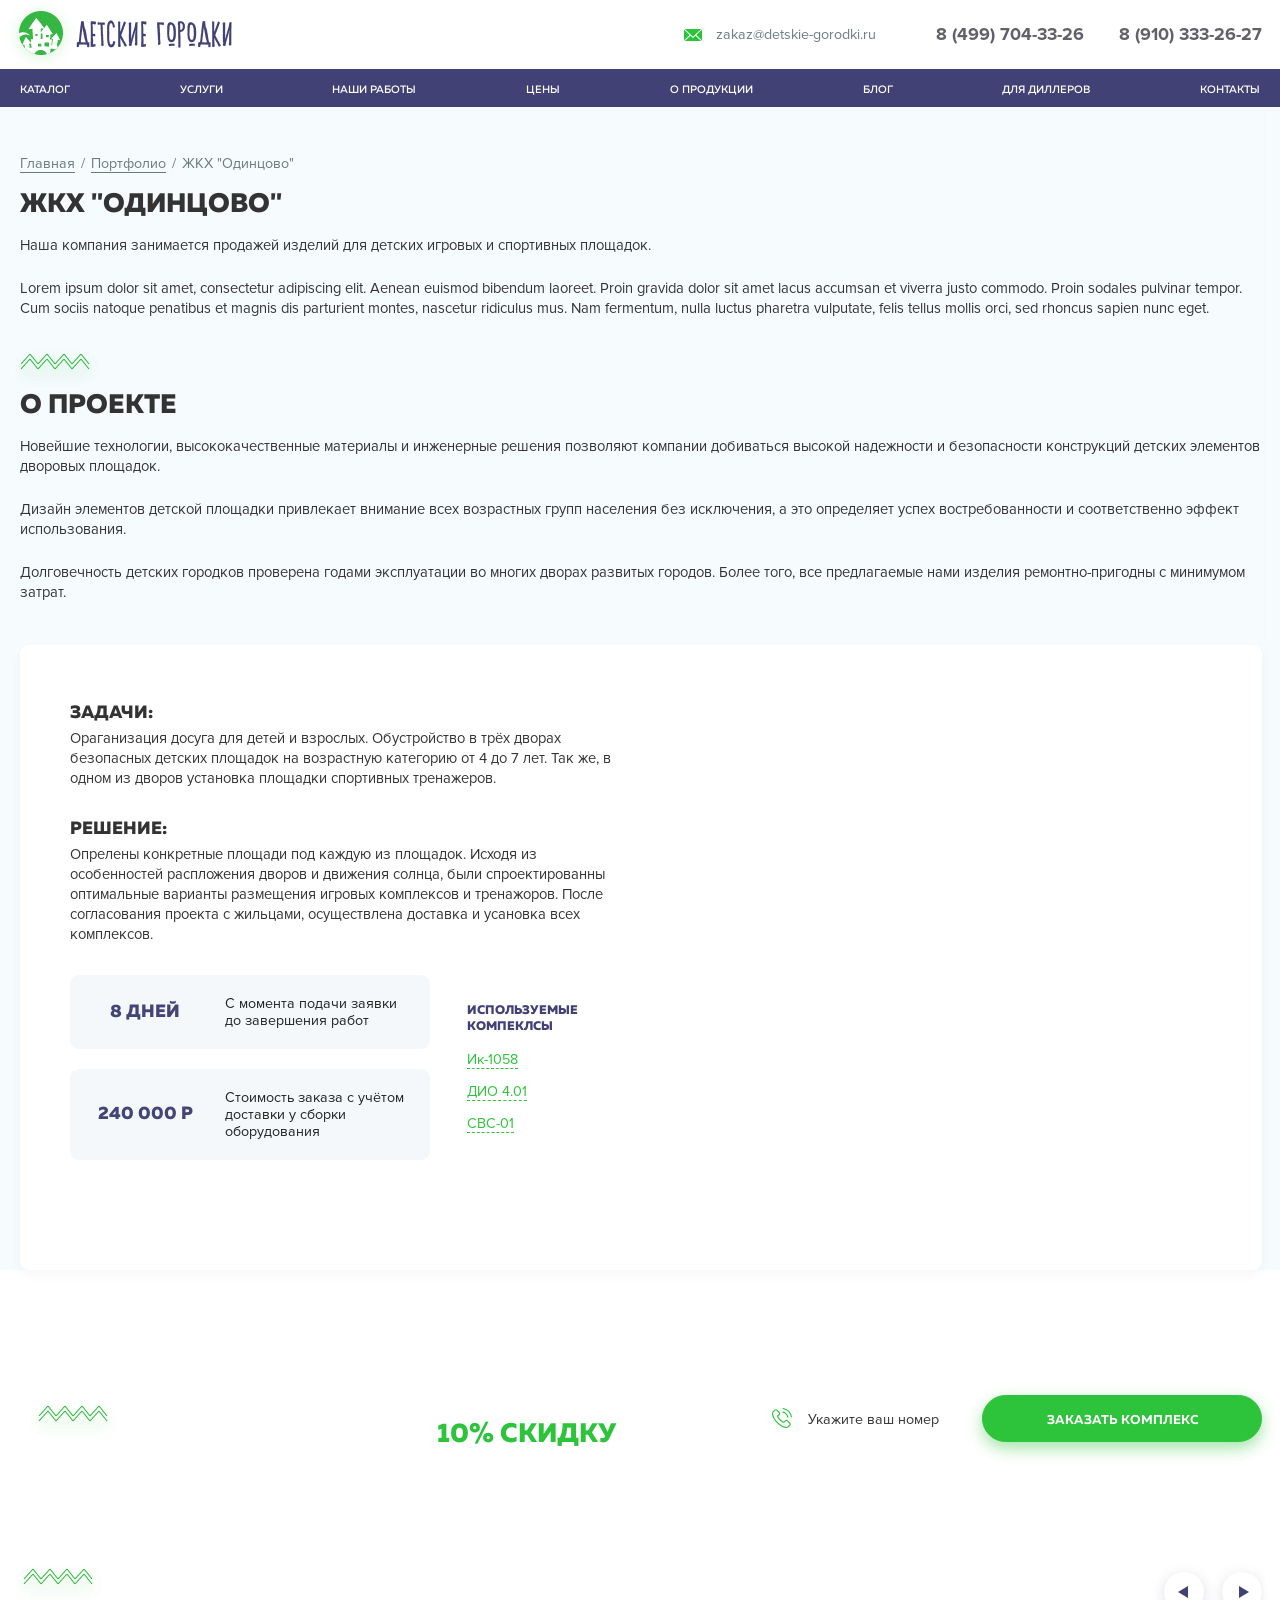
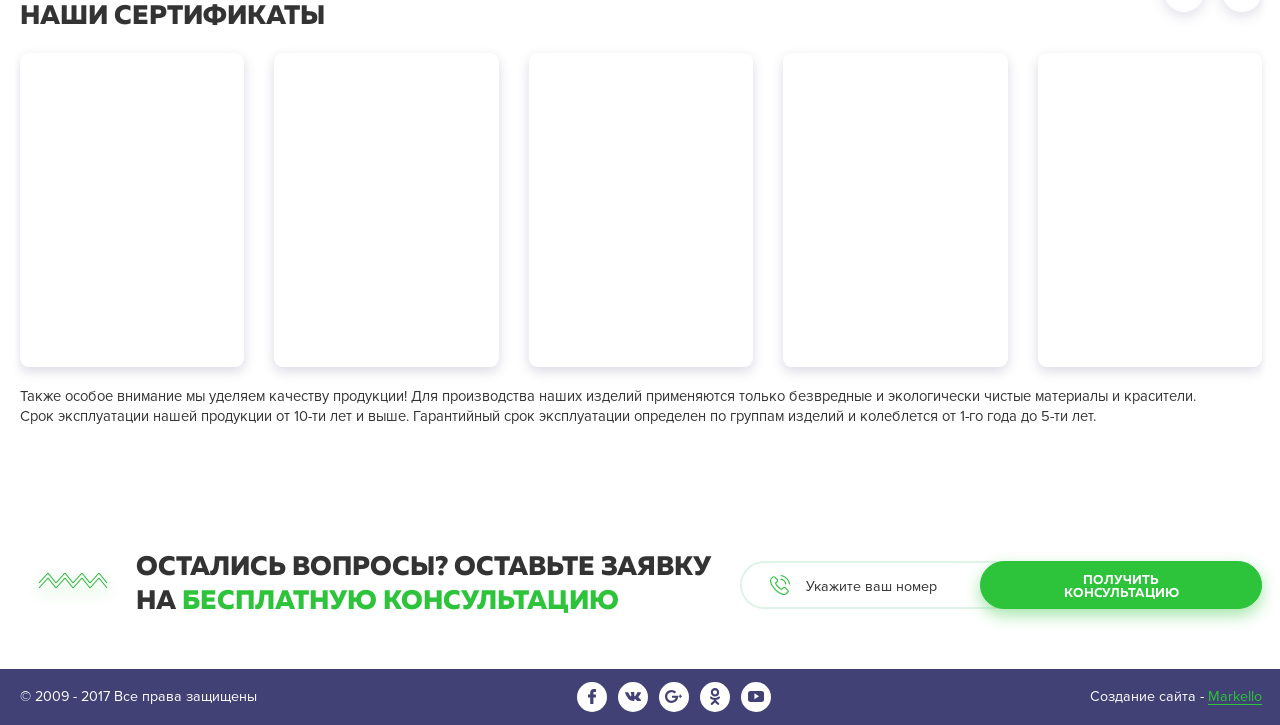
<file: portfolio-inner.html>
<!doctype html>
<!--[if lt IE 7]>      <html class="no-js lt-ie9 lt-ie8 lt-ie7" lang="ru"> <![endif]-->
<!--[if IE 7]>         <html class="no-js lt-ie9 lt-ie8" lang="ru"> <![endif]-->
<!--[if IE 8]>         <html class="no-js lt-ie9" lang="ru"> <![endif]-->
<!--[if gt IE 8]><!--> <html class="no-js" lang="ru"> <!--<![endif]-->
    <head>
        <meta charset="utf-8">
		<title>Портфолио - ЖКХ "Одинцово"</title>
        <meta name="description" content="">
        <meta name="keywords" content="">
        <meta name="viewport" content="width=device-width, initial-scale=1">
        <link rel="stylesheet" href="css/normalize.min.css">
        <link rel="stylesheet" href="vendor/swiper/css/swiper.min.css">
        <link rel="stylesheet" href="vendor/lightgallery/css/lightgallery.min.css">
        <link rel="stylesheet" href="css/main.css">

		<link rel="shortcut icon" href="favicon.ico" type="image/x-icon" />
		<link rel="apple-touch-icon" href="apple-touch-icon.png" />
		<link rel="apple-touch-icon" sizes="57x57" href="apple-touch-icon-57x57.png" />
		<link rel="apple-touch-icon" sizes="72x72" href="apple-touch-icon-72x72.png" />
		<link rel="apple-touch-icon" sizes="76x76" href="apple-touch-icon-76x76.png" />
		<link rel="apple-touch-icon" sizes="114x114" href="apple-touch-icon-114x114.png" />
		<link rel="apple-touch-icon" sizes="120x120" href="apple-touch-icon-120x120.png" />
		<link rel="apple-touch-icon" sizes="144x144" href="apple-touch-icon-144x144.png" />
		<link rel="apple-touch-icon" sizes="152x152" href="apple-touch-icon-152x152.png" />
		<link rel="apple-touch-icon" sizes="180x180" href="apple-touch-icon-180x180.png" />
        <script src="vendor/modernizr-2.8.3-respond-1.4.2.min.js"></script>
    </head>
    <body>
        <!--[if lt IE 8]>
            <p class="browserupgrade">Вы используете <strong>устаревший</strong> браузер. Пожалуйста <a href="http://browsehappy.com/">обновите ваш браузер</a></p>
        <![endif]-->

		<header class="header">
			<div class="header__top">
				<div class="container">
					<div class="header__top_body">
						<a href="#" class="header__top_logo"><span><img src="images/logo.png" alt="" title=""></span></a>
						<a href="mailto:zakaz@detskie-gorodki.ru" class="header__top_mail"><i><svg xmlns="http://www.w3.org/2000/svg" width="18" height="12"><path d="M12.3 6L18 0.6 18 11.4 12.3 6ZM0.8 0L17.2 0 9 7.7 0.8 0ZM0 11.4L0 0.6 5.7 6 0 11.4ZM9 9L11.5 6.7 17.2 12 0.8 12 6.5 6.7 9 9Z" fill="rgb(45, 195, 59)"/></svg></i><span>zakaz@detskie-gorodki.ru</span></a>
						<div class="header__top_tels">
							<a href="tel:84997043326" class="header__top_tel"><span>8 (499) 704-33-26</span></a>
							<a href="tel:89103332627" class="header__top_tel"><span>8 (910) 333-26-27</span></a>
						</div>
					</div>
				</div>
			</div>
			<div class="header__bot">
				<div class="container header__bot_slider swiper-container">
					<nav class="header__bot_nav swiper-wrapper">
						<a href="#" class="swiper-slide"><span>Каталог</span></a>
						<a href="#" class="swiper-slide"><span>Услуги</span></a>
						<a href="#" class="swiper-slide"><span>Наши работы</span></a>
						<a href="#" class="swiper-slide"><span>Цены</span></a>
						<a href="#" class="swiper-slide"><span>О продукции</span></a>
						<a href="#" class="swiper-slide"><span>Блог</span></a>
						<a href="#" class="swiper-slide"><span>Для диллеров</span></a>
						<a href="#" class="swiper-slide"><span>Контакты</span></a>
					</nav>
					<div class="header__arr_prev"></div>
					<div class="header__arr_next"></div>
				</div>
			</div>
		</header>
        <section class="s_inner">
        	<div class="container">
        		<div class="s_inner__body">
					<div class="s_category__sub s_inner__main">
						<div class="g_breadcrumbs">
							<a href="#"><span>Главная</span></a>
							<small>/</small>
							<a href="#"><span>Портфолио</span></a>
							<small>/</small>
							<span>ЖКХ "Одинцово"</span>
						</div>
						<h1 class="g_title">ЖКХ "Одинцово"</h1>
						<div class="g_txt">
							<p>Наша компания занимается продажей изделий для детских игровых и спортивных площадок.</p>
							<p>Lorem ipsum dolor sit amet, consectetur adipiscing elit. Aenean euismod bibendum laoreet. Proin gravida dolor sit amet lacus accumsan et viverra justo commodo. Proin sodales pulvinar tempor. Cum sociis natoque penatibus et magnis dis parturient montes, nascetur ridiculus mus. Nam fermentum, nulla luctus pharetra vulputate, felis tellus mollis orci, sed rhoncus sapien nunc eget.</p>
							<img src="images/hr.png" style="margin-left: -18px; margin-bottom: -3px" alt="">
							<h2>О проекте</h2>
							<p>Новейшие технологии, высококачественные материалы и инженерные решения позволяют компании добиваться высокой надежности и безопасности конструкций детских элементов дворовых площадок.</p>
							<p>Дизайн элементов детской площадки привлекает внимание всех возрастных групп населения без исключения, а это определяет успех востребованности и соответственно эффект использования.</p>
							<p>Долговечность детских городков проверена годами эксплуатации во многих дворах развитых городов. Более того, все предлагаемые нами изделия ремонтно-пригодны с минимумом затрат.</p>
<!--
							<h3>Задача:</h3>
							<ol>
								<li>Lorem ipsum dolor sit amet, consectetur adipisicing elit. Corporis, ex. Illum numquam ea magni deleniti voluptatum tempore commodi dolor dolore!</li>
								<li>Lorem ipsum dolor sit amet.</li>
								<li>Lorem ipsum dolor sit amet, consectetur adipisicing elit. Iste quae, sit ipsa inventore animi officiis. Molestias natus laudantium officiis beatae esse, veritatis cumque reprehenderit, sed, recusandae voluptates fugiat eveniet aliquid qui unde ullam nam eaque, iste fugit velit molestiae sequi!</li>
								<li>Lorem ipsum dolor sit amet, consectetur adipisicing elit. Tempore obcaecati cupiditate quis repellendus aliquid illo, eum sed molestiae at earum neque tempora, nihil, officiis, doloribus similique esse consequuntur sapiente quasi!</li>
							</ol>
							<hr>
							<h3>Решение:</h3>
							<p>Lorem ipsum dolor sit amet, consectetur adipisicing elit. Dicta enim nihil officia ullam dolore. Blanditiis quibusdam, ipsa! Nemo molestiae quo deserunt quod, delectus necessitatibus soluta.</p>
							<p>Lorem ipsum dolor sit amet, consectetur adipisicing elit<a href="#"><span> Non ut blanditiis asperiores qu</span></a>ae quisquam explicabo commodi, consequatur, fuga nesciunt odit perspiciatis, eligendi velit! Tempore dolorem ea quibusdam pariatur, maxime eos.</p>
							<ol>
								<li>Lorem ipsum dolor sit amet, consectetur adipisicing elit. Corporis, ex. Illum numquam ea magni deleniti voluptatum tempore commodi dolor dolore!</li>
								<li>Lorem ipsum dolor sit amet, consectetur adipisicing elit. Corporis, ex. Illum numquam ea magni deleniti voluptatum tempore commodi dolor dolore!</li>
								<li>Lorem ipsum dolor sit amet.</li>
								<li>Lorem ipsum dolor sit amet, consectetur adipisicing elit. Tempore obcaecati cupiditate quis repellendus aliquid illo, eum sed molestiae at earum neque tempora, nihil, officiis, doloribus similique esse consequuntur sapiente quasi!</li>
							</ol>
-->
						</div>
					</div>
        		</div>
				<div class="s_works__item swiper-slide">
					<div class="s_works__item_txt">
						<div class="g_txt">
							<div class="g_h4">Задачи:</div>
							<p>Ораганизация досуга для детей и взрослых. Обустройство в трёх дворах безопасных детских площадок на возрастную категорию от 4 до 7 лет. Так же, в одном из дворов установка площадки спортивных тренажеров.</p>
							<div class="g_h4">Решение:</div>
							<p>Опрелены конкретные площади под каждую из площадок. Исходя из особенностей распложения дворов и движения солнца, были спроектированны оптимальные варианты размещения игровых комплексов и тренажоров. После согласования проекта с жильцами, осуществлена доставка и усановка всех комплексов.</p>
						</div>
						<div class="s_works__info">
							<div class="s_works__info_col">
								<div class="s_works__info_item">
									<strong>8 дней</strong>
									<p>С момента подачи заявки до завершения работ</p>
								</div>
								<div class="s_works__info_item">
									<strong>240 000 р</strong>
									<p>Стоимость заказа с учётом доставки у сборки оборудования</p>
								</div>
							</div>
							<div class="s_works__info_col">
								<div class="g_h5">Используемые компеклсы</div>
								<a href="#"><span>Ик-1058</span></a>
								<a href="#"><span>ДИО 4.01</span></a>
								<a href="#"><span>CBC-01</span></a>
							</div>
						</div>
					</div>
					<div class="s_works__right">
						<div class="s_works__img swiper-container">
							<div class="s_works__img_slider swiper-wrapper">
								<div class="s_works__img_item swiper-slide" style="background-image: url('http://placehold.it/630x420/1875cc/fff')"></div>
								<div class="s_works__img_item swiper-slide" style="background-image: url('http://placehold.it/630x428/00ff00/fff')"></div>
								<div class="s_works__img_item swiper-slide" style="background-image: url('http://placehold.it/630x458/333/fff')"></div>
								<div class="s_works__img_item swiper-slide" style="background-image: url('http://placehold.it/630x413/00ff00/000')"></div>
								<div class="s_works__img_item swiper-slide" style="background-image: url('http://placehold.it/630x425/1875cc/fff')"></div>
							</div>
						</div>
						<div class="s_works__thumb swiper-container">
							<div class="s_works__thumb_slider swiper-wrapper">
								<div class="s_works__thumb_item swiper-slide" style="background-image: url('http://placehold.it/190x113/1875cc/fff')"></div>
								<div class="s_works__thumb_item swiper-slide" style="background-image: url('http://placehold.it/134x99/00ff00/fff')"></div>
								<div class="s_works__thumb_item swiper-slide" style="background-image: url('http://placehold.it/175x100/333/fff')"></div>
								<div class="s_works__thumb_item swiper-slide" style="background-image: url('http://placehold.it/167x105/00ff00/000')"></div>
								<div class="s_works__thumb_item swiper-slide" style="background-image: url('http://placehold.it/190x125/1875cc/fff')"></div>
							</div>
						</div>
					</div>
				</div>
        	</div>
        </section>
		<section class="s_form" style="background-image: url('images/bg.jpg')">
			<div class="container">
				<div class="s_form__body">
					<i style="margin-left: -16px; margin-bottom: -5px; margin-right: 10px"><img src="images/hr.png" alt=""></i>
					<div class="s_form__txt">
						<h2 class="g_title">Закажите Игровой Комплес прямо сейчас и получите <span>10% скидку</span></h2>
					</div>
					<form action="/" class="s_form__form _validate">
						<input type="hidden" name="form" value="Закажите Игровой Комплес прямо сейчас и получите 10% скидку">
						<div class="g_input">
							<input type="text" name="phone">
							<small><i><svg xmlns="http://www.w3.org/2000/svg" width="21" height="20"><path d="M20.5 9.5C20.5 9.5 20.5 9.5 20.4 9.5 20.2 9.5 19.9 9.3 19.9 9 19.5 7 18.6 5.2 17.2 3.8 15.7 2.4 13.9 1.5 12 1.1 11.7 1.1 11.4 0.8 11.5 0.5 11.6 0.2 11.8 0 12.2 0 14.4 0.4 16.4 1.4 18 3 19.6 4.6 20.6 6.6 21 8.8 21 9.1 20.8 9.4 20.5 9.5ZM12 3.6C13.3 3.9 14.6 4.5 15.5 5.5 16.5 6.4 17.1 7.6 17.4 9 17.4 9.3 17.2 9.6 16.9 9.6 16.9 9.7 16.8 9.7 16.8 9.7 16.5 9.7 16.3 9.5 16.2 9.2 16 8.1 15.5 7.1 14.7 6.3 13.9 5.5 12.9 4.9 11.8 4.8 11.5 4.7 11.3 4.4 11.3 4.1 11.4 3.8 11.7 3.6 12 3.6ZM8.2 7.4C7.9 7.7 7.6 8 7.2 8.4 7.5 8.9 7.8 9.5 8.4 10.2 9.5 11.5 10.6 12.5 11.8 13.3 12 13.4 12.1 13.5 12.3 13.5 12.4 13.6 12.5 13.7 12.6 13.7L13.9 12.4C14.4 12 14.9 11.7 15.4 11.7 15.9 11.7 16.4 12 16.8 12.4L19.1 14.7C19.6 15.1 19.8 15.6 19.8 16.2 19.8 16.7 19.6 17.2 19.1 17.6 19 17.8 18.8 18 18.6 18.2 18.3 18.4 18.1 18.7 17.9 18.9 17.9 18.9 17.8 18.9 17.8 19 17.2 19.7 16.4 20 15.4 20 15.3 20 15.2 20 15.1 20 13.7 19.9 12.4 19.4 11.4 18.9 8.9 17.7 6.6 15.9 4.8 13.7 3.2 11.9 2.2 10.2 1.5 8.3 1.3 7.6 0.9 6.4 1 5.2 1.1 4.4 1.4 3.8 1.9 3.2L3.3 1.8C3.4 1.8 3.4 1.8 3.4 1.8 3.8 1.4 4.3 1.2 4.8 1.2 5.3 1.2 5.8 1.4 6.2 1.8 6.5 2 6.8 2.3 7 2.6 7.1 2.7 7.3 2.8 7.4 3L8.6 4.1C9.4 5 9.4 6.2 8.6 7 8.4 7.2 8.3 7.3 8.2 7.4ZM7.8 4.9L6.6 3.8C6.5 3.6 6.3 3.5 6.2 3.4 5.9 3.1 5.7 2.8 5.4 2.6 5.4 2.6 5.4 2.6 5.4 2.6 5.3 2.5 5.1 2.3 4.8 2.3 4.6 2.3 4.4 2.4 4.2 2.6L2.7 4C2.4 4.4 2.2 4.8 2.1 5.3 2.1 6.1 2.2 6.9 2.6 7.9 3.2 9.7 4.2 11.3 5.7 13 7.4 15.1 9.5 16.7 11.9 17.9 12.8 18.3 13.9 18.8 15.2 18.9 15.3 18.9 15.3 18.9 15.4 18.9 16.1 18.9 16.6 18.6 17 18.2 17.3 17.9 17.5 17.6 17.8 17.3 18 17.2 18.2 17 18.3 16.8 18.8 16.4 18.8 15.9 18.3 15.5L16 13.2C16 13.2 16 13.2 16 13.2 15.8 13 15.6 12.9 15.4 12.9 15.1 12.9 14.9 13 14.7 13.2L13.3 14.6C13.2 14.7 13 14.9 12.6 14.9 12.5 14.9 12.4 14.9 12.2 14.8 12.2 14.8 12.2 14.8 12.2 14.8 12 14.7 11.9 14.6 11.8 14.6 11.6 14.5 11.4 14.4 11.2 14.3 9.9 13.4 8.6 12.3 7.5 10.9L7.5 10.9C6.8 10.1 6.4 9.4 6.1 8.6 6.1 8.6 6.1 8.6 6.1 8.6 6 8.4 5.9 8 6.3 7.6 6.3 7.6 6.3 7.6 6.3 7.6 6.7 7.3 7 7 7.4 6.6 7.5 6.5 7.6 6.4 7.8 6.2 8.2 5.8 8.2 5.4 7.8 4.9Z" fill="rgb(45, 195, 59)"/></svg></i><span>Укажите ваш номер</span></small>
						</div>
						<button type="submit"><span class="g_btn"><span>Заказать комплекс</span></span></button>
					</form>
				</div>
			</div>
		</section>
		<section class="s_cert _white">
			<div class="container">
				<div class="s_cert__slider_wrp swiper-container">
					<div class="s_cert__head">
						<h2 class="g_title"><img src="images/hr.png" style="margin-left: -15px; display: block; margin-bottom: -10px" alt=""><b>Наши сертификаты</b></h2>
						<div class="g_arr">
							<div class="g_arr__prev"></div>
							<div class="g_arr__next"></div>
						</div>
					</div>
					<div class="s_cert__slider swiper-wrapper">
						<div class="s_cert__item swiper-slide" data-src="http://placehold.it/1285x1378/2dc33b/fff">
							<div class="s_cert__item_img" style="background-image: url('http://placehold.it/285x378/414175/fff')"></div>
						</div>
						<div class="s_cert__item swiper-slide" data-src="http://placehold.it/1285x1378/2dc33b/fff">
							<div class="s_cert__item_img" style="background-image: url('http://placehold.it/285x378/7171ca/fff')"></div>
						</div>
						<div class="s_cert__item swiper-slide" data-src="http://placehold.it/1285x1378/2dc33b/fff">
							<div class="s_cert__item_img" style="background-image: url('http://placehold.it/285x378/7171ca/fff')"></div>
						</div>
						<div class="s_cert__item swiper-slide" data-src="http://placehold.it/1285x1378/2dc33b/fff">
							<div class="s_cert__item_img" style="background-image: url('http://placehold.it/285x378/2dc33b/fff')"></div>
						</div>
						<div class="s_cert__item swiper-slide" data-src="http://placehold.it/1285x1378/2dc33b/fff">
							<div class="s_cert__item_img" style="background-image: url('http://placehold.it/285x378/414175/fff')"></div>
						</div>
						<div class="s_cert__item swiper-slide" data-src="http://placehold.it/1285x1378/2dc33b/fff">
							<div class="s_cert__item_img" style="background-image: url('http://placehold.it/285x378/2dc33b/fff')"></div>
						</div>
						<div class="s_cert__item swiper-slide" data-src="http://placehold.it/1285x1378/2dc33b/fff">
							<div class="s_cert__item_img" style="background-image: url('http://placehold.it/285x378/2dc33b/fff')"></div>
						</div>
					</div>
					<div class="g_txt">
						<p>Также особое внимание мы уделяем качеству продукции! Для производства наших изделий применяются только безвредные и экологически чистые материалы и красители. <br>Срок эксплуатации нашей продукции от 10-ти лет и выше. Гарантийный срок эксплуатации определен по группам изделий и колеблется от 1-го года до 5-ти лет.</p>
					</div>
				</div>
			</div>
		</section>
        <section class="s_form _white">
        	<div class="container">
        		<div class="s_form__body">
					<i style="margin-left: -16px; margin-bottom: -5px; margin-right: 10px"><img src="images/hr.png" alt=""></i>
        			<div class="s_form__txt">
						<h2 class="g_title">Остались вопросы? Оставьте заявку на <span>бесплатную консультацию</span></h2>
        			</div>
        			<form action="/" class="s_form__form _validate">
						<input type="hidden" name="form" value="Остались вопросы? Оставьте заявку на бесплатную консультацию">
						<div class="g_input">
							<input type="text" name="phone">
							<small><i><svg xmlns="http://www.w3.org/2000/svg" width="21" height="20"><path d="M20.5 9.5C20.5 9.5 20.5 9.5 20.4 9.5 20.2 9.5 19.9 9.3 19.9 9 19.5 7 18.6 5.2 17.2 3.8 15.7 2.4 13.9 1.5 12 1.1 11.7 1.1 11.4 0.8 11.5 0.5 11.6 0.2 11.8 0 12.2 0 14.4 0.4 16.4 1.4 18 3 19.6 4.6 20.6 6.6 21 8.8 21 9.1 20.8 9.4 20.5 9.5ZM12 3.6C13.3 3.9 14.6 4.5 15.5 5.5 16.5 6.4 17.1 7.6 17.4 9 17.4 9.3 17.2 9.6 16.9 9.6 16.9 9.7 16.8 9.7 16.8 9.7 16.5 9.7 16.3 9.5 16.2 9.2 16 8.1 15.5 7.1 14.7 6.3 13.9 5.5 12.9 4.9 11.8 4.8 11.5 4.7 11.3 4.4 11.3 4.1 11.4 3.8 11.7 3.6 12 3.6ZM8.2 7.4C7.9 7.7 7.6 8 7.2 8.4 7.5 8.9 7.8 9.5 8.4 10.2 9.5 11.5 10.6 12.5 11.8 13.3 12 13.4 12.1 13.5 12.3 13.5 12.4 13.6 12.5 13.7 12.6 13.7L13.9 12.4C14.4 12 14.9 11.7 15.4 11.7 15.9 11.7 16.4 12 16.8 12.4L19.1 14.7C19.6 15.1 19.8 15.6 19.8 16.2 19.8 16.7 19.6 17.2 19.1 17.6 19 17.8 18.8 18 18.6 18.2 18.3 18.4 18.1 18.7 17.9 18.9 17.9 18.9 17.8 18.9 17.8 19 17.2 19.7 16.4 20 15.4 20 15.3 20 15.2 20 15.1 20 13.7 19.9 12.4 19.4 11.4 18.9 8.9 17.7 6.6 15.9 4.8 13.7 3.2 11.9 2.2 10.2 1.5 8.3 1.3 7.6 0.9 6.4 1 5.2 1.1 4.4 1.4 3.8 1.9 3.2L3.3 1.8C3.4 1.8 3.4 1.8 3.4 1.8 3.8 1.4 4.3 1.2 4.8 1.2 5.3 1.2 5.8 1.4 6.2 1.8 6.5 2 6.8 2.3 7 2.6 7.1 2.7 7.3 2.8 7.4 3L8.6 4.1C9.4 5 9.4 6.2 8.6 7 8.4 7.2 8.3 7.3 8.2 7.4ZM7.8 4.9L6.6 3.8C6.5 3.6 6.3 3.5 6.2 3.4 5.9 3.1 5.7 2.8 5.4 2.6 5.4 2.6 5.4 2.6 5.4 2.6 5.3 2.5 5.1 2.3 4.8 2.3 4.6 2.3 4.4 2.4 4.2 2.6L2.7 4C2.4 4.4 2.2 4.8 2.1 5.3 2.1 6.1 2.2 6.9 2.6 7.9 3.2 9.7 4.2 11.3 5.7 13 7.4 15.1 9.5 16.7 11.9 17.9 12.8 18.3 13.9 18.8 15.2 18.9 15.3 18.9 15.3 18.9 15.4 18.9 16.1 18.9 16.6 18.6 17 18.2 17.3 17.9 17.5 17.6 17.8 17.3 18 17.2 18.2 17 18.3 16.8 18.8 16.4 18.8 15.9 18.3 15.5L16 13.2C16 13.2 16 13.2 16 13.2 15.8 13 15.6 12.9 15.4 12.9 15.1 12.9 14.9 13 14.7 13.2L13.3 14.6C13.2 14.7 13 14.9 12.6 14.9 12.5 14.9 12.4 14.9 12.2 14.8 12.2 14.8 12.2 14.8 12.2 14.8 12 14.7 11.9 14.6 11.8 14.6 11.6 14.5 11.4 14.4 11.2 14.3 9.9 13.4 8.6 12.3 7.5 10.9L7.5 10.9C6.8 10.1 6.4 9.4 6.1 8.6 6.1 8.6 6.1 8.6 6.1 8.6 6 8.4 5.9 8 6.3 7.6 6.3 7.6 6.3 7.6 6.3 7.6 6.7 7.3 7 7 7.4 6.6 7.5 6.5 7.6 6.4 7.8 6.2 8.2 5.8 8.2 5.4 7.8 4.9Z" fill="rgb(45, 195, 59)"/></svg></i><span>Укажите ваш номер</span></small>
						</div>
						<button type="submit"><span class="g_btn"><span>получить консультацию</span></span></button>
        			</form>
        		</div>
        	</div>
        </section>
		<footer class="footer">
			<div class="container">
				<div class="footer__body">
					<p>© 2009 - 2017 Все права защищены</p>
					<div class="footer__social">
						<a href="#" target="_blank"><span><svg xmlns="http://www.w3.org/2000/svg" width="8" height="15"><path d="M7.7 0L5.8 0C3.6 0 2.2 1.4 2.2 3.7L2.2 5.4 0.3 5.4C0.1 5.4 0 5.5 0 5.7L0 8.2C0 8.3 0.1 8.5 0.3 8.5L2.2 8.5 2.2 14.7C2.2 14.9 2.4 15 2.5 15L5.1 15C5.2 15 5.4 14.9 5.4 14.7L5.4 8.5 7.6 8.5C7.8 8.5 7.9 8.3 7.9 8.2L7.9 5.7C7.9 5.6 7.9 5.5 7.8 5.5 7.8 5.4 7.7 5.4 7.6 5.4L5.4 5.4 5.4 4C5.4 3.3 5.5 2.9 6.4 2.9L7.7 2.9C7.9 2.9 8 2.8 8 2.6L8 0.3C8 0.1 7.9 0 7.7 0Z" fill="rgb(65, 65, 117)"/></svg></span></a>
						<a href="#" target="_blank"><span><svg xmlns="http://www.w3.org/2000/svg" width="16" height="9"><path d="M15.3 7.3C14.9 6.7 14.3 6.2 13.8 5.7 13.3 5.3 13.3 5 13.6 4.5 14.1 3.9 14.5 3.3 14.9 2.7 15.3 2.2 15.7 1.6 15.9 1 16.1 0.6 16 0.4 15.5 0.3 15.5 0.3 15.4 0.3 15.3 0.3L12.8 0.3C12.5 0.3 12.3 0.4 12.2 0.7 12 1.1 11.9 1.5 11.7 1.8 11.3 2.6 10.8 3.4 10.2 4.1 10.1 4.2 9.9 4.4 9.7 4.3 9.4 4.2 9.3 3.8 9.3 3.6L9.3 0.7C9.3 0.3 9.2 0.1 8.8 0L6.1 0C5.8 0 5.6 0.1 5.4 0.4 5.3 0.5 5.3 0.6 5.5 0.6 5.9 0.7 6.2 1 6.2 1.4 6.3 2.1 6.3 2.8 6.3 3.5 6.3 3.7 6.2 3.9 6.1 4.1 6 4.4 5.8 4.5 5.5 4.3 5.3 4.1 5.1 3.9 4.9 3.6 4.3 2.7 3.8 1.8 3.4 0.8 3.3 0.5 3.1 0.3 2.8 0.3 2 0.3 1.2 0.3 0.5 0.3 0 0.3-0.1 0.5 0.1 1 0.9 2.8 1.8 4.6 3 6.2 3.7 7 4.4 7.8 5.3 8.3 6.3 8.9 7.4 9 8.6 9 9.2 9 9.3 8.8 9.4 8.3 9.4 7.9 9.4 7.5 9.6 7.2 9.8 6.9 10.1 6.8 10.4 7 10.5 7.1 10.7 7.2 10.8 7.4 11.1 7.7 11.4 8.1 11.7 8.4 12.1 8.8 12.6 9 13.2 9L15.5 9C15.9 9 16.1 8.5 15.9 8.1 15.7 7.8 15.5 7.5 15.3 7.3Z" fill="rgb(65, 65, 117)"/></svg></span></a>
						<a href="#" target="_blank"><span><svg xmlns="http://www.w3.org/2000/svg" width="17" height="13"><path d="M15.8 6.8L15.8 8.1 14.7 8.1 14.7 6.8 13.4 6.8 13.4 5.8 14.7 5.8 14.7 4.5 15.8 4.5 15.8 5.8 17 5.8 17 6.8 15.8 6.8ZM6.5 13C2.9 13 0 10.1 0 6.5 0 2.9 2.9 0 6.5 0 8.3 0 9.9 0.7 11.1 1.9L9.6 3.5C8.8 2.7 7.7 2.2 6.5 2.2 4.1 2.2 2.2 4.1 2.2 6.5 2.2 8.9 4.1 10.8 6.5 10.8 8.5 10.8 10.1 9.6 10.7 7.8L7 7.8 7 5.8 13 5.8 13 5.8 13 7.8C12.4 10.8 9.7 13 6.5 13Z" fill="rgb(65, 65, 117)"/></svg></span></a>
						<a href="#" target="_blank"><span><svg xmlns="http://www.w3.org/2000/svg" width="10" height="17"><path d="M9.7 10.3C9.2 10.8 8.6 11.2 7.9 11.5 7.3 11.8 6.5 11.9 5.8 12 5.9 12.1 6 12.1 6.1 12.2 7 13.2 8 14.2 8.9 15.2 9.3 15.5 9.3 15.9 9.2 16.3 9 16.7 8.5 17 8.1 17 7.8 17 7.6 16.8 7.4 16.6 6.7 15.9 6 15.2 5.2 14.4 5 14.2 4.9 14.2 4.8 14.4 4 15.2 3.3 15.9 2.5 16.7 2.2 17 1.8 17.1 1.4 16.9 1 16.7 0.8 16.3 0.8 15.8 0.8 15.5 0.9 15.3 1.1 15.1 2.1 14.1 3 13.2 4 12.2 4 12.1 4.1 12.1 4.2 12 2.9 11.8 1.7 11.5 0.7 10.7 0.6 10.6 0.5 10.5 0.4 10.4 -0.1 10-0.1 9.5 0.2 9 0.5 8.6 1 8.4 1.5 8.7 1.6 8.7 1.7 8.8 1.8 8.9 3.7 10.2 6.2 10.2 8.1 8.9 8.3 8.8 8.5 8.7 8.7 8.6 9.2 8.5 9.6 8.6 9.8 9 10.1 9.5 10.1 9.9 9.7 10.3ZM5 8.6C2.7 8.6 0.8 6.6 0.8 4.3 0.8 1.9 2.7 0 5 0 7.3 0 9.2 2 9.2 4.4 9.2 6.7 7.3 8.6 5 8.6ZM5 2.2C3.8 2.2 2.9 3.1 2.9 4.3 2.9 5.5 3.9 6.4 5 6.4 6.2 6.4 7.1 5.5 7.1 4.3 7.1 3.1 6.1 2.2 5 2.2Z" fill="rgb(65, 65, 117)"/></svg></span></a>
						<a href="#" target="_blank"><span><svg xmlns="http://www.w3.org/2000/svg" width="16" height="11"><path d="M16 2.4C16 1.1 14.9 0 13.6 0L2.4 0C1.1 0 0 1.1 0 2.4L0 8.7C0 9.9 1.1 11 2.4 11L13.6 11C14.9 11 16 9.9 16 8.7L16 2.4ZM6.4 8.2L6.4 2.2 11 5.2 6.4 8.2Z" fill="rgb(65, 65, 117)"/></svg></span></a>
					</div>
					<p>Создание сайта - <a href="#" target="_blank"><span>Markello</span></a></p>
				</div>
			</div>
		</footer>

		<!--hidden-->
		<div class="overlay">
			<div class="popup popup_delivery">
				<div class="popup__close _close_pop"><span>&times;</span></div>
				<div class="g_txt">
					<h2 class="g_title">Условия доставки</h2>
					<p>После оформления заказа, в течение 5 минут, вам перезвонит менеджер для согласования всех нюансов и подтверждения заказа. Режим работы: <strong>Пн.-Вс. 09:00—18:00</strong>.</p>
					<ul class="_check">
						<li>Оплата наличными</li>
						<li>Оплата через банк</li>
						<li>Безналичный платеж без НДС</li>
						<li>Электронные деньги</li>
					</ul>
					<hr>
					<ul>
						<li>Доставка товаров в наличии на складе от 13-15 рабочих дней, отсутствующих на складе – 22 дней</li>
						<li>Доставка осуществляется «до двери», нет никаких дополнительных сборов (например, «за подъём на этаж»).</li>
						<li>Крупногабаритные товары весом более 30кг или размером более 120x80x60см в разобранном состоянии доставляются только до подъезда. Выгрузку из машины и подъем получатель осуществляет своими силами.</li>
						<li>Доставка осуществляется по будням c 09.00 до 18.00. Менеджер службы доставки предупредит вас заблаговременно.</li>
						<li>Товар поставляется в заводской упаковке. Лицо, доставляющее товар, не осуществляет сборку, установку, монтаж товара. Сборка и установка осуществляется своими силами.</li>
					</ul>
					<hr>
					<div class="popup_delivery__btns">
						<a href="#" class="popup_delivery__btns_more"><span>Читайте так же:</span></a>
						<a href="#" class="g_outline"><svg xmlns="http://www.w3.org/2000/svg" width="32" height="22"><path d="M29.9 16.8L27 16.8 27 20.4C27 21.3 26.3 22 25.4 22L1.6 22C0.7 22 0 21.3 0 20.4L0 6.8C0 5.9 0.7 5.2 1.6 5.2L5 5.2 5 2.1C5 1 6 0 7.1 0L29.9 0C31 0 32 1 32 2.1L32 14.6C32 15.8 31 16.8 29.9 16.8ZM25.4 20.4L25.4 17.6C23.9 17.7 22.8 18.9 22.6 20.4L25.4 20.4ZM1.6 20.4L4.4 20.4C4.2 18.9 3 17.7 1.6 17.5L1.6 20.4ZM1.6 6.8L1.6 9.6C3 9.5 4.2 8.3 4.4 6.8L1.6 6.8ZM1.6 11.2L1.6 16C3.9 16.2 5.8 18.1 5.9 20.4L21 20.4C21.2 18.1 23.1 16.2 25.4 16L25.4 11.3C23.1 11.1 21.2 9.2 21 6.8L6 6.8C5.8 9.2 3.9 11.1 1.6 11.2ZM25.4 9.7L25.4 6.8 22.6 6.8C22.8 8.3 23.9 9.5 25.4 9.7ZM30.4 2.1C30.4 1.8 30.2 1.6 29.9 1.6L7.1 1.6C6.8 1.6 6.6 1.8 6.6 2.1L6.6 5.2 25.4 5.2C26.3 5.2 27 5.9 27 6.8L27 15.2 29.9 15.2C30.2 15.2 30.4 14.9 30.4 14.6L30.4 2.1ZM22.3 13.6C22.3 14 21.9 14.4 21.5 14.4L18.5 14.4C18.1 14.4 17.7 14 17.7 13.6 17.7 13.2 18.1 12.8 18.5 12.8L21.5 12.8C21.9 12.8 22.3 13.2 22.3 13.6ZM12.8 12.8L14.2 12.8C15.4 12.8 16.4 13.8 16.4 15.1 16.4 16.3 15.5 17.3 14.3 17.4L14.3 18C14.3 18.4 13.9 18.8 13.5 18.8 13.1 18.8 12.7 18.4 12.7 18L12.7 17.4 11.8 17.4C11.3 17.4 11 17 11 16.6 11 16.1 11.3 15.8 11.8 15.8L14.2 15.8C14.5 15.8 14.8 15.5 14.8 15.1 14.8 14.7 14.5 14.4 14.2 14.4L12.8 14.4C11.6 14.4 10.6 13.4 10.6 12.1 10.6 10.9 11.5 9.9 12.7 9.9L12.7 9.2C12.7 8.8 13.1 8.5 13.5 8.5 13.9 8.5 14.3 8.8 14.3 9.2L14.3 9.9 15.2 9.9C15.6 9.9 16 10.2 16 10.7 16 11.1 15.6 11.4 15.2 11.4L12.8 11.4C12.4 11.4 12.1 11.8 12.1 12.1 12.1 12.5 12.4 12.8 12.8 12.8ZM8.3 14.4L5.3 14.4C4.9 14.4 4.5 14 4.5 13.6 4.5 13.2 4.9 12.8 5.3 12.8L8.3 12.8C8.8 12.8 9.1 13.2 9.1 13.6 9.1 14 8.8 14.4 8.3 14.4Z" fill="rgb(45, 195, 59)"/></svg><span>Гарантия возврата</span></a>
					</div>
				</div>
			</div>
			<div class="popup popup_order">
				<div class="popup__close _close_pop"><span>&times;</span></div>
				<div class="g_txt">
					<h2 class="g_title">Товар: ИК - 1075</h2>
					<p>Мы перезвоним вам через 5 минут для уточнения деталей заказа</p>
				</div>
				<form action="/" class="popup_order__form _validate">
					<input type="hidden" name="form" value="Товар: ИК - 1075">
					<div class="g_input">
						<input type="text" name="phone">
						<small><i><svg xmlns="http://www.w3.org/2000/svg" width="21" height="20"><path d="M20.5 9.5C20.5 9.5 20.5 9.5 20.4 9.5 20.2 9.5 19.9 9.3 19.9 9 19.5 7 18.6 5.2 17.2 3.8 15.7 2.4 13.9 1.5 12 1.1 11.7 1.1 11.4 0.8 11.5 0.5 11.6 0.2 11.8 0 12.2 0 14.4 0.4 16.4 1.4 18 3 19.6 4.6 20.6 6.6 21 8.8 21 9.1 20.8 9.4 20.5 9.5ZM12 3.6C13.3 3.9 14.6 4.5 15.5 5.5 16.5 6.4 17.1 7.6 17.4 9 17.4 9.3 17.2 9.6 16.9 9.6 16.9 9.7 16.8 9.7 16.8 9.7 16.5 9.7 16.3 9.5 16.2 9.2 16 8.1 15.5 7.1 14.7 6.3 13.9 5.5 12.9 4.9 11.8 4.8 11.5 4.7 11.3 4.4 11.3 4.1 11.4 3.8 11.7 3.6 12 3.6ZM8.2 7.4C7.9 7.7 7.6 8 7.2 8.4 7.5 8.9 7.8 9.5 8.4 10.2 9.5 11.5 10.6 12.5 11.8 13.3 12 13.4 12.1 13.5 12.3 13.5 12.4 13.6 12.5 13.7 12.6 13.7L13.9 12.4C14.4 12 14.9 11.7 15.4 11.7 15.9 11.7 16.4 12 16.8 12.4L19.1 14.7C19.6 15.1 19.8 15.6 19.8 16.2 19.8 16.7 19.6 17.2 19.1 17.6 19 17.8 18.8 18 18.6 18.2 18.3 18.4 18.1 18.7 17.9 18.9 17.9 18.9 17.8 18.9 17.8 19 17.2 19.7 16.4 20 15.4 20 15.3 20 15.2 20 15.1 20 13.7 19.9 12.4 19.4 11.4 18.9 8.9 17.7 6.6 15.9 4.8 13.7 3.2 11.9 2.2 10.2 1.5 8.3 1.3 7.6 0.9 6.4 1 5.2 1.1 4.4 1.4 3.8 1.9 3.2L3.3 1.8C3.4 1.8 3.4 1.8 3.4 1.8 3.8 1.4 4.3 1.2 4.8 1.2 5.3 1.2 5.8 1.4 6.2 1.8 6.5 2 6.8 2.3 7 2.6 7.1 2.7 7.3 2.8 7.4 3L8.6 4.1C9.4 5 9.4 6.2 8.6 7 8.4 7.2 8.3 7.3 8.2 7.4ZM7.8 4.9L6.6 3.8C6.5 3.6 6.3 3.5 6.2 3.4 5.9 3.1 5.7 2.8 5.4 2.6 5.4 2.6 5.4 2.6 5.4 2.6 5.3 2.5 5.1 2.3 4.8 2.3 4.6 2.3 4.4 2.4 4.2 2.6L2.7 4C2.4 4.4 2.2 4.8 2.1 5.3 2.1 6.1 2.2 6.9 2.6 7.9 3.2 9.7 4.2 11.3 5.7 13 7.4 15.1 9.5 16.7 11.9 17.9 12.8 18.3 13.9 18.8 15.2 18.9 15.3 18.9 15.3 18.9 15.4 18.9 16.1 18.9 16.6 18.6 17 18.2 17.3 17.9 17.5 17.6 17.8 17.3 18 17.2 18.2 17 18.3 16.8 18.8 16.4 18.8 15.9 18.3 15.5L16 13.2C16 13.2 16 13.2 16 13.2 15.8 13 15.6 12.9 15.4 12.9 15.1 12.9 14.9 13 14.7 13.2L13.3 14.6C13.2 14.7 13 14.9 12.6 14.9 12.5 14.9 12.4 14.9 12.2 14.8 12.2 14.8 12.2 14.8 12.2 14.8 12 14.7 11.9 14.6 11.8 14.6 11.6 14.5 11.4 14.4 11.2 14.3 9.9 13.4 8.6 12.3 7.5 10.9L7.5 10.9C6.8 10.1 6.4 9.4 6.1 8.6 6.1 8.6 6.1 8.6 6.1 8.6 6 8.4 5.9 8 6.3 7.6 6.3 7.6 6.3 7.6 6.3 7.6 6.7 7.3 7 7 7.4 6.6 7.5 6.5 7.6 6.4 7.8 6.2 8.2 5.8 8.2 5.4 7.8 4.9Z" fill="rgb(45, 195, 59)"/></svg></i><span>Укажите ваш номер</span></small>
					</div>
					<button type="submit"><span class="g_btn"><span>Заказать товар</span></span></button>
				</form>
			</div>
			<div class="popup popup_thnx">
				<div class="popup__close _close_pop"><span>&times;</span></div>
				<div class="g_txt">
					<h2 class="g_title">Спасибо за заявку!</h2>
					<h6>Наш менеджер скоро свяжется с Вами!</h6>
				</div>
			</div>
		</div>
		<svg xmlns="http://www.w3.org/2000/svg" xmlns:xlink="http://www.w3.org/1999/xlink" class="svg_filters">
			<defs>
				<filter filterUnits="userSpaceOnUse" id="Filter_0" x="0px" y="0px">
					<feOffset in="SourceAlpha" dx="0" dy="8" />
					<feGaussianBlur result="blurOut" stdDeviation="4" />
					<feFlood flood-color="rgb(65, 65, 117)" result="floodOut" />
					<feComposite operator="atop" in="floodOut" in2="blurOut" />
					<feComponentTransfer><feFuncA type="linear" slope="0.3"/></feComponentTransfer>
					<feMerge>
						<feMergeNode/>
						<feMergeNode in="SourceGraphic"/>
					</feMerge>
				</filter>
				<clipPath id="clip_pop"><circle cx="0" cy="0" r="0"></circle></clipPath>
			</defs>
		</svg>

        <script src="https://cdnjs.cloudflare.com/ajax/libs/jquery/3.1.1/jquery.min.js"></script>
        <script>window.jQuery || document.write('<script src="vendor/jquery-3.1.1.min"><\/script>')</script>
        <script src="vendor/jquery.validate.min.js"></script>
        <script src="vendor/swiper/js/swiper.min.js"></script>
        <script src="vendor/anime.min.js"></script>
        <script src="vendor/sticky.min.js"></script>
        <script src="vendor/lightgallery/js/lightgallery.min.js"></script>
        <script src="js/main.js"></script>
<!--		<script src="_trg.js"></script>-->
    </body>
</html>
</file>
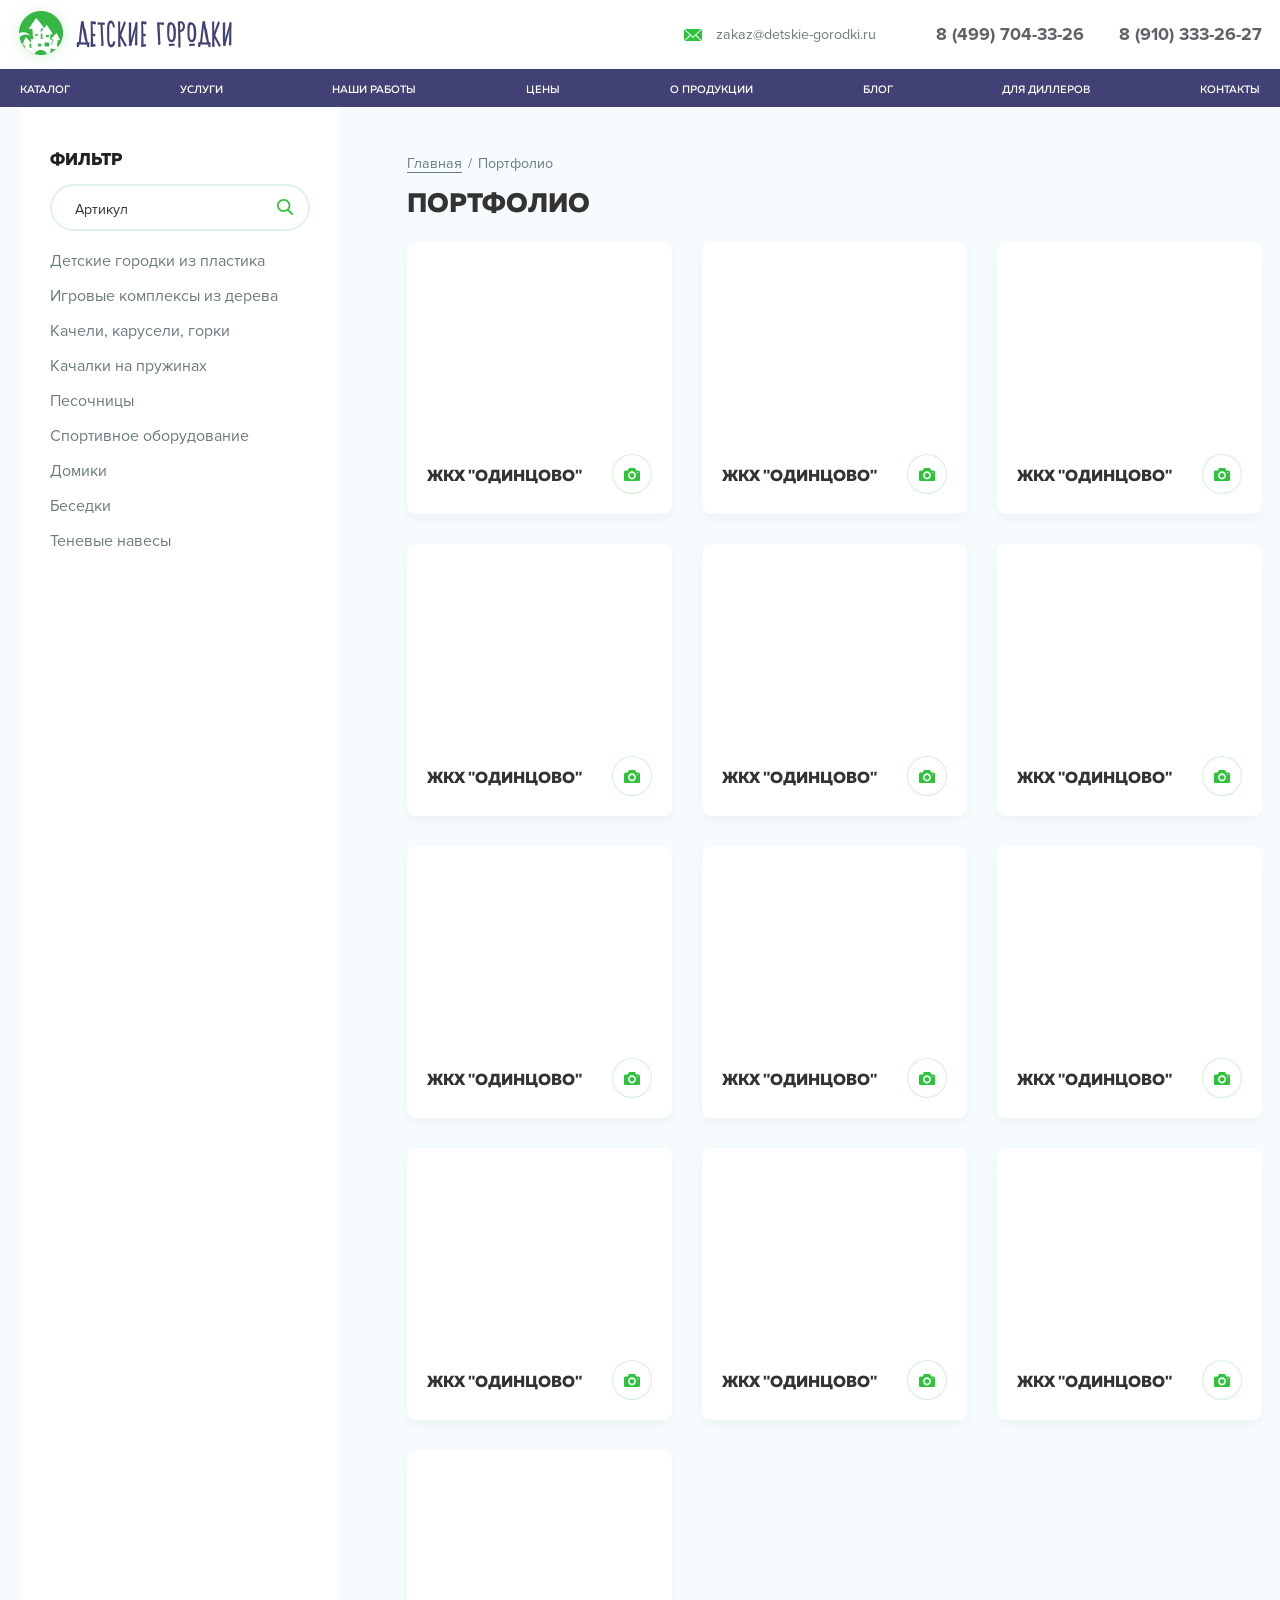
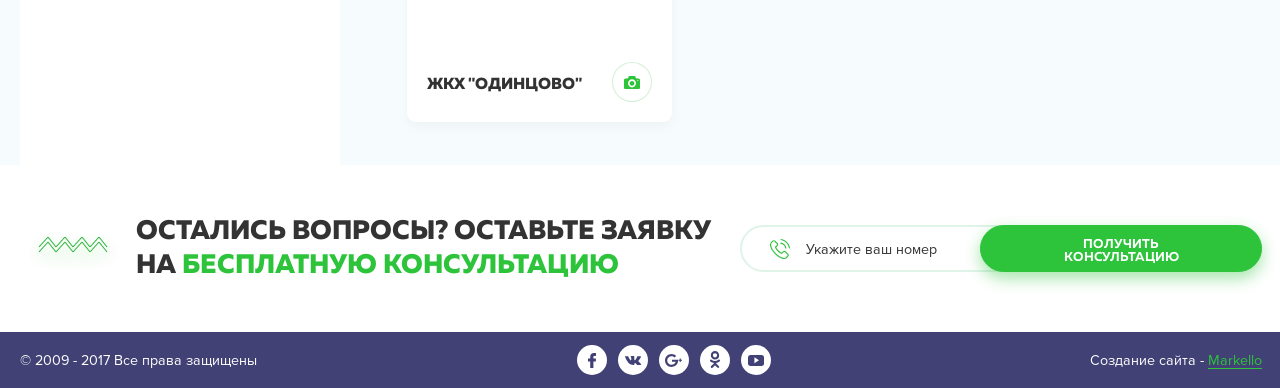
<file: portfolio.html>
<!doctype html>
<!--[if lt IE 7]>      <html class="no-js lt-ie9 lt-ie8 lt-ie7" lang="ru"> <![endif]-->
<!--[if IE 7]>         <html class="no-js lt-ie9 lt-ie8" lang="ru"> <![endif]-->
<!--[if IE 8]>         <html class="no-js lt-ie9" lang="ru"> <![endif]-->
<!--[if gt IE 8]><!--> <html class="no-js" lang="ru"> <!--<![endif]-->
    <head>
        <meta charset="utf-8">
		<title>Портфолио</title>
        <meta name="description" content="">
        <meta name="keywords" content="">
        <meta name="viewport" content="width=device-width, initial-scale=1">
        <link rel="stylesheet" href="css/normalize.min.css">
        <link rel="stylesheet" href="vendor/swiper/css/swiper.min.css">
        <link rel="stylesheet" href="vendor/lightgallery/css/lightgallery.min.css">
        <link rel="stylesheet" href="css/main.css">

		<link rel="shortcut icon" href="favicon.ico" type="image/x-icon" />
		<link rel="apple-touch-icon" href="apple-touch-icon.png" />
		<link rel="apple-touch-icon" sizes="57x57" href="apple-touch-icon-57x57.png" />
		<link rel="apple-touch-icon" sizes="72x72" href="apple-touch-icon-72x72.png" />
		<link rel="apple-touch-icon" sizes="76x76" href="apple-touch-icon-76x76.png" />
		<link rel="apple-touch-icon" sizes="114x114" href="apple-touch-icon-114x114.png" />
		<link rel="apple-touch-icon" sizes="120x120" href="apple-touch-icon-120x120.png" />
		<link rel="apple-touch-icon" sizes="144x144" href="apple-touch-icon-144x144.png" />
		<link rel="apple-touch-icon" sizes="152x152" href="apple-touch-icon-152x152.png" />
		<link rel="apple-touch-icon" sizes="180x180" href="apple-touch-icon-180x180.png" />
        <script src="vendor/modernizr-2.8.3-respond-1.4.2.min.js"></script>
    </head>
    <body>
        <!--[if lt IE 8]>
            <p class="browserupgrade">Вы используете <strong>устаревший</strong> браузер. Пожалуйста <a href="http://browsehappy.com/">обновите ваш браузер</a></p>
        <![endif]-->

		<header class="header">
			<div class="header__top">
				<div class="container">
					<div class="header__top_body">
						<a href="#" class="header__top_logo"><span><img src="images/logo.png" alt="" title=""></span></a>
						<a href="mailto:zakaz@detskie-gorodki.ru" class="header__top_mail"><i><svg xmlns="http://www.w3.org/2000/svg" width="18" height="12"><path d="M12.3 6L18 0.6 18 11.4 12.3 6ZM0.8 0L17.2 0 9 7.7 0.8 0ZM0 11.4L0 0.6 5.7 6 0 11.4ZM9 9L11.5 6.7 17.2 12 0.8 12 6.5 6.7 9 9Z" fill="rgb(45, 195, 59)"/></svg></i><span>zakaz@detskie-gorodki.ru</span></a>
						<div class="header__top_tels">
							<a href="tel:84997043326" class="header__top_tel"><span>8 (499) 704-33-26</span></a>
							<a href="tel:89103332627" class="header__top_tel"><span>8 (910) 333-26-27</span></a>
						</div>
					</div>
				</div>
			</div>
			<div class="header__bot">
				<div class="container header__bot_slider swiper-container">
					<nav class="header__bot_nav swiper-wrapper">
						<a href="#" class="swiper-slide"><span>Каталог</span></a>
						<a href="#" class="swiper-slide"><span>Услуги</span></a>
						<a href="#" class="swiper-slide"><span>Наши работы</span></a>
						<a href="#" class="swiper-slide"><span>Цены</span></a>
						<a href="#" class="swiper-slide"><span>О продукции</span></a>
						<a href="#" class="swiper-slide"><span>Блог</span></a>
						<a href="#" class="swiper-slide"><span>Для диллеров</span></a>
						<a href="#" class="swiper-slide"><span>Контакты</span></a>
					</nav>
					<div class="header__arr_prev"></div>
					<div class="header__arr_next"></div>
				</div>
			</div>
		</header>
        <section class="s_inner s_portfolio">
        	<div class="container">
        		<div class="s_inner__body">
        			<aside class="s_inner__aside">
						<div class="s_inner__aside_wrp">
							<form class="s_inner__aside_filter" action="/">
								<h5>Фильтр</h5>
								<div class="g_input">
									<input type="text" name="filter">
									<small><span>Артикул</span></small>
									<button type="submit"><svg xmlns="http://www.w3.org/2000/svg" width="16" height="16"><path d="M15.8 14.6L11.8 10.6C12.8 9.4 13.4 8 13.4 6.5 13.4 2.9 10.4 0 6.7 0 3 0 0 2.9 0 6.5 0 10 3 12.9 6.7 12.9 8.1 12.9 9.4 12.5 10.5 11.8L14.5 15.7C14.7 15.9 14.9 16 15.1 16 15.3 16 15.6 15.9 15.7 15.8 16.1 15.4 16.1 14.9 15.8 14.6ZM6.7 1.7C9.4 1.7 11.6 3.8 11.6 6.5 11.6 9.1 9.4 11.2 6.7 11.2 4 11.2 1.7 9.1 1.7 6.5 1.7 3.8 4 1.7 6.7 1.7Z" fill="rgb(45, 195, 59)"/></svg></button>
								</div>
							</form>
							<div class="s_inner__aside_links">
								<a href="#"><span>Детские городки из пластика</span></a>
								<a href="#"><span>Игровые комплексы из дерева</span></a>
								<a href="#"><span>Качели, карусели, горки</span></a>
								<a href="#"><span>Качалки на пружинах</span></a>
								<a href="#"><span>Песочницы</span></a>
								<a href="#"><span>Спортивное оборудование</span></a>
								<a href="#"><span>Домики</span></a>
								<a href="#"><span>Беседки</span></a>
								<a href="#"><span>Теневые навесы</span></a>
							</div>
						</div>
        			</aside>
					<div class="s_portfolio__main s_inner__main">
						<div class="g_breadcrumbs">
							<a href="#"><span>Главная</span></a>
							<small>/</small>
							<span>Портфолио</span>
						</div>
						<h1 class="g_title">Портфолио</h1>
						<div class="s_category__body">
							<a class="s_category__item" href="#">
								<div class="s_category__item_img" style="background-image: url('http://placehold.it/270x175/414175/fff')"></div>
								<div class="s_category__item_bot">
									<h4>ЖКХ "Одинцово"</h4>
									<i class="s_category__item_lg" data-imgs="http://placehold.it/1601x1102/414175/fff;http://placehold.it/1163x1307/414460/fff;http://placehold.it/997x887/414175/fff;http://placehold.it/1485x1175/414175/fff;http://placehold.it/2170x175/414175/fff;http://placehold.it/1270x1715/414175/fff;http://placehold.it/1270x1126/414175/fff;"><svg xmlns="http://www.w3.org/2000/svg" width="16" height="13"><path d="M8 4.9C6.7 4.9 5.6 6 5.6 7.3 5.6 8.7 6.7 9.8 8 9.8 9.3 9.8 10.4 8.7 10.4 7.3 10.4 6 9.3 4.9 8 4.9ZM14.4 2.4L12.5 2.4C12.2 2.4 11.9 2.2 11.8 2L11.4 0.5C11.3 0.2 11 0 10.7 0L5.3 0C5 0 4.7 0.2 4.6 0.5L4.2 2C4.1 2.2 3.8 2.4 3.5 2.4L1.6 2.4C0.7 2.4 0 3.2 0 4.1L0 11.4C0 12.3 0.7 13 1.6 13L14.4 13C15.3 13 16 12.3 16 11.4L16 4.1C16 3.2 15.3 2.4 14.4 2.4ZM8 11.4C5.8 11.4 4 9.6 4 7.3 4 5.1 5.8 3.3 8 3.3 10.2 3.3 12 5.1 12 7.3 12 9.6 10.2 11.4 8 11.4ZM13.8 5.2C13.5 5.2 13.3 4.9 13.3 4.6 13.3 4.3 13.5 4.1 13.8 4.1 14.1 4.1 14.4 4.3 14.4 4.6 14.4 4.9 14.1 5.2 13.8 5.2Z" fill="rgb(45, 195, 59)"/></svg></i>
								</div>
							</a>
							<a class="s_category__item" href="#">
								<div class="s_category__item_img" style="background-image: url('http://placehold.it/270x175/414175/fff')"></div>
								<div class="s_category__item_bot">
									<h4>ЖКХ "Одинцово"</h4>
									<i class="s_category__item_lg" data-imgs="http://placehold.it/1163x1307/414460/fff;http://placehold.it/997x887/414175/fff;http://placehold.it/1485x1175/414175/fff;http://placehold.it/2170x175/414175/fff;http://placehold.it/1270x1715/414175/fff;http://placehold.it/1270x1126/414175/fff;"><svg xmlns="http://www.w3.org/2000/svg" width="16" height="13"><path d="M8 4.9C6.7 4.9 5.6 6 5.6 7.3 5.6 8.7 6.7 9.8 8 9.8 9.3 9.8 10.4 8.7 10.4 7.3 10.4 6 9.3 4.9 8 4.9ZM14.4 2.4L12.5 2.4C12.2 2.4 11.9 2.2 11.8 2L11.4 0.5C11.3 0.2 11 0 10.7 0L5.3 0C5 0 4.7 0.2 4.6 0.5L4.2 2C4.1 2.2 3.8 2.4 3.5 2.4L1.6 2.4C0.7 2.4 0 3.2 0 4.1L0 11.4C0 12.3 0.7 13 1.6 13L14.4 13C15.3 13 16 12.3 16 11.4L16 4.1C16 3.2 15.3 2.4 14.4 2.4ZM8 11.4C5.8 11.4 4 9.6 4 7.3 4 5.1 5.8 3.3 8 3.3 10.2 3.3 12 5.1 12 7.3 12 9.6 10.2 11.4 8 11.4ZM13.8 5.2C13.5 5.2 13.3 4.9 13.3 4.6 13.3 4.3 13.5 4.1 13.8 4.1 14.1 4.1 14.4 4.3 14.4 4.6 14.4 4.9 14.1 5.2 13.8 5.2Z" fill="rgb(45, 195, 59)"/></svg></i>
								</div>
							</a>
							<a class="s_category__item" href="#">
								<div class="s_category__item_img" style="background-image: url('http://placehold.it/270x175/2dc33b/fff')"></div>
								<div class="s_category__item_bot">
									<h4>ЖКХ "Одинцово"</h4>
									<i class="s_category__item_lg" data-imgs="http://placehold.it/1163x1307/414460/fff;http://placehold.it/997x887/414175/fff;http://placehold.it/1485x1175/414175/fff;http://placehold.it/2170x175/414175/fff;http://placehold.it/1270x1715/414175/fff;http://placehold.it/1270x1126/414175/fff;"><svg xmlns="http://www.w3.org/2000/svg" width="16" height="13"><path d="M8 4.9C6.7 4.9 5.6 6 5.6 7.3 5.6 8.7 6.7 9.8 8 9.8 9.3 9.8 10.4 8.7 10.4 7.3 10.4 6 9.3 4.9 8 4.9ZM14.4 2.4L12.5 2.4C12.2 2.4 11.9 2.2 11.8 2L11.4 0.5C11.3 0.2 11 0 10.7 0L5.3 0C5 0 4.7 0.2 4.6 0.5L4.2 2C4.1 2.2 3.8 2.4 3.5 2.4L1.6 2.4C0.7 2.4 0 3.2 0 4.1L0 11.4C0 12.3 0.7 13 1.6 13L14.4 13C15.3 13 16 12.3 16 11.4L16 4.1C16 3.2 15.3 2.4 14.4 2.4ZM8 11.4C5.8 11.4 4 9.6 4 7.3 4 5.1 5.8 3.3 8 3.3 10.2 3.3 12 5.1 12 7.3 12 9.6 10.2 11.4 8 11.4ZM13.8 5.2C13.5 5.2 13.3 4.9 13.3 4.6 13.3 4.3 13.5 4.1 13.8 4.1 14.1 4.1 14.4 4.3 14.4 4.6 14.4 4.9 14.1 5.2 13.8 5.2Z" fill="rgb(45, 195, 59)"/></svg></i>
								</div>
							</a>
							<a class="s_category__item" href="#">
								<div class="s_category__item_img" style="background-image: url('http://placehold.it/270x175/414175/fff')"></div>
								<div class="s_category__item_bot">
									<h4>ЖКХ "Одинцово"</h4>
									<i class="s_category__item_lg" data-imgs="http://placehold.it/1163x1307/414460/fff;http://placehold.it/997x887/414175/fff;http://placehold.it/1485x1175/414175/fff;http://placehold.it/2170x175/414175/fff;http://placehold.it/1270x1715/414175/fff;http://placehold.it/1270x1126/414175/fff;"><svg xmlns="http://www.w3.org/2000/svg" width="16" height="13"><path d="M8 4.9C6.7 4.9 5.6 6 5.6 7.3 5.6 8.7 6.7 9.8 8 9.8 9.3 9.8 10.4 8.7 10.4 7.3 10.4 6 9.3 4.9 8 4.9ZM14.4 2.4L12.5 2.4C12.2 2.4 11.9 2.2 11.8 2L11.4 0.5C11.3 0.2 11 0 10.7 0L5.3 0C5 0 4.7 0.2 4.6 0.5L4.2 2C4.1 2.2 3.8 2.4 3.5 2.4L1.6 2.4C0.7 2.4 0 3.2 0 4.1L0 11.4C0 12.3 0.7 13 1.6 13L14.4 13C15.3 13 16 12.3 16 11.4L16 4.1C16 3.2 15.3 2.4 14.4 2.4ZM8 11.4C5.8 11.4 4 9.6 4 7.3 4 5.1 5.8 3.3 8 3.3 10.2 3.3 12 5.1 12 7.3 12 9.6 10.2 11.4 8 11.4ZM13.8 5.2C13.5 5.2 13.3 4.9 13.3 4.6 13.3 4.3 13.5 4.1 13.8 4.1 14.1 4.1 14.4 4.3 14.4 4.6 14.4 4.9 14.1 5.2 13.8 5.2Z" fill="rgb(45, 195, 59)"/></svg></i>
								</div>
							</a>
							<a class="s_category__item" href="#">
								<div class="s_category__item_img" style="background-image: url('http://placehold.it/270x175/414175/fff')"></div>
								<div class="s_category__item_bot">
									<h4>ЖКХ "Одинцово"</h4>
									<i class="s_category__item_lg" data-imgs="http://placehold.it/1163x1307/414460/fff;http://placehold.it/997x887/414175/fff;http://placehold.it/1485x1175/414175/fff;http://placehold.it/2170x175/414175/fff;http://placehold.it/1270x1715/414175/fff;http://placehold.it/1270x1126/414175/fff;"><svg xmlns="http://www.w3.org/2000/svg" width="16" height="13"><path d="M8 4.9C6.7 4.9 5.6 6 5.6 7.3 5.6 8.7 6.7 9.8 8 9.8 9.3 9.8 10.4 8.7 10.4 7.3 10.4 6 9.3 4.9 8 4.9ZM14.4 2.4L12.5 2.4C12.2 2.4 11.9 2.2 11.8 2L11.4 0.5C11.3 0.2 11 0 10.7 0L5.3 0C5 0 4.7 0.2 4.6 0.5L4.2 2C4.1 2.2 3.8 2.4 3.5 2.4L1.6 2.4C0.7 2.4 0 3.2 0 4.1L0 11.4C0 12.3 0.7 13 1.6 13L14.4 13C15.3 13 16 12.3 16 11.4L16 4.1C16 3.2 15.3 2.4 14.4 2.4ZM8 11.4C5.8 11.4 4 9.6 4 7.3 4 5.1 5.8 3.3 8 3.3 10.2 3.3 12 5.1 12 7.3 12 9.6 10.2 11.4 8 11.4ZM13.8 5.2C13.5 5.2 13.3 4.9 13.3 4.6 13.3 4.3 13.5 4.1 13.8 4.1 14.1 4.1 14.4 4.3 14.4 4.6 14.4 4.9 14.1 5.2 13.8 5.2Z" fill="rgb(45, 195, 59)"/></svg></i>
								</div>
							</a>
							<a class="s_category__item" href="#">
								<div class="s_category__item_img" style="background-image: url('http://placehold.it/270x175/414175/fff')"></div>
								<div class="s_category__item_bot">
									<h4>ЖКХ "Одинцово"</h4>
									<i class="s_category__item_lg" data-imgs="http://placehold.it/1163x1307/414460/fff;http://placehold.it/997x887/414175/fff;http://placehold.it/1485x1175/414175/fff;http://placehold.it/2170x175/414175/fff;http://placehold.it/1270x1715/414175/fff;http://placehold.it/1270x1126/414175/fff;"><svg xmlns="http://www.w3.org/2000/svg" width="16" height="13"><path d="M8 4.9C6.7 4.9 5.6 6 5.6 7.3 5.6 8.7 6.7 9.8 8 9.8 9.3 9.8 10.4 8.7 10.4 7.3 10.4 6 9.3 4.9 8 4.9ZM14.4 2.4L12.5 2.4C12.2 2.4 11.9 2.2 11.8 2L11.4 0.5C11.3 0.2 11 0 10.7 0L5.3 0C5 0 4.7 0.2 4.6 0.5L4.2 2C4.1 2.2 3.8 2.4 3.5 2.4L1.6 2.4C0.7 2.4 0 3.2 0 4.1L0 11.4C0 12.3 0.7 13 1.6 13L14.4 13C15.3 13 16 12.3 16 11.4L16 4.1C16 3.2 15.3 2.4 14.4 2.4ZM8 11.4C5.8 11.4 4 9.6 4 7.3 4 5.1 5.8 3.3 8 3.3 10.2 3.3 12 5.1 12 7.3 12 9.6 10.2 11.4 8 11.4ZM13.8 5.2C13.5 5.2 13.3 4.9 13.3 4.6 13.3 4.3 13.5 4.1 13.8 4.1 14.1 4.1 14.4 4.3 14.4 4.6 14.4 4.9 14.1 5.2 13.8 5.2Z" fill="rgb(45, 195, 59)"/></svg></i>
								</div>
							</a>
							<a class="s_category__item" href="#">
								<div class="s_category__item_img" style="background-image: url('http://placehold.it/270x175/414175/fff')"></div>
								<div class="s_category__item_bot">
									<h4>ЖКХ "Одинцово"</h4>
									<i class="s_category__item_lg" data-imgs="http://placehold.it/1485x1175/414175/fff;http://placehold.it/2170x175/414175/fff;http://placehold.it/1270x1715/414175/fff;http://placehold.it/1270x1126/414175/fff;"><svg xmlns="http://www.w3.org/2000/svg" width="16" height="13"><path d="M8 4.9C6.7 4.9 5.6 6 5.6 7.3 5.6 8.7 6.7 9.8 8 9.8 9.3 9.8 10.4 8.7 10.4 7.3 10.4 6 9.3 4.9 8 4.9ZM14.4 2.4L12.5 2.4C12.2 2.4 11.9 2.2 11.8 2L11.4 0.5C11.3 0.2 11 0 10.7 0L5.3 0C5 0 4.7 0.2 4.6 0.5L4.2 2C4.1 2.2 3.8 2.4 3.5 2.4L1.6 2.4C0.7 2.4 0 3.2 0 4.1L0 11.4C0 12.3 0.7 13 1.6 13L14.4 13C15.3 13 16 12.3 16 11.4L16 4.1C16 3.2 15.3 2.4 14.4 2.4ZM8 11.4C5.8 11.4 4 9.6 4 7.3 4 5.1 5.8 3.3 8 3.3 10.2 3.3 12 5.1 12 7.3 12 9.6 10.2 11.4 8 11.4ZM13.8 5.2C13.5 5.2 13.3 4.9 13.3 4.6 13.3 4.3 13.5 4.1 13.8 4.1 14.1 4.1 14.4 4.3 14.4 4.6 14.4 4.9 14.1 5.2 13.8 5.2Z" fill="rgb(45, 195, 59)"/></svg></i>
								</div>
							</a>
							<a class="s_category__item" href="#">
								<div class="s_category__item_img" style="background-image: url('http://placehold.it/270x175/414175/fff')"></div>
								<div class="s_category__item_bot">
									<h4>ЖКХ "Одинцово"</h4>
									<i class="s_category__item_lg" data-imgs="http://placehold.it/1163x1307/414460/fff;http://placehold.it/997x887/414175/fff;http://placehold.it/1485x1175/414175/fff;http://placehold.it/2170x175/414175/fff;http://placehold.it/1270x1715/414175/fff;http://placehold.it/1270x1126/414175/fff;"><svg xmlns="http://www.w3.org/2000/svg" width="16" height="13"><path d="M8 4.9C6.7 4.9 5.6 6 5.6 7.3 5.6 8.7 6.7 9.8 8 9.8 9.3 9.8 10.4 8.7 10.4 7.3 10.4 6 9.3 4.9 8 4.9ZM14.4 2.4L12.5 2.4C12.2 2.4 11.9 2.2 11.8 2L11.4 0.5C11.3 0.2 11 0 10.7 0L5.3 0C5 0 4.7 0.2 4.6 0.5L4.2 2C4.1 2.2 3.8 2.4 3.5 2.4L1.6 2.4C0.7 2.4 0 3.2 0 4.1L0 11.4C0 12.3 0.7 13 1.6 13L14.4 13C15.3 13 16 12.3 16 11.4L16 4.1C16 3.2 15.3 2.4 14.4 2.4ZM8 11.4C5.8 11.4 4 9.6 4 7.3 4 5.1 5.8 3.3 8 3.3 10.2 3.3 12 5.1 12 7.3 12 9.6 10.2 11.4 8 11.4ZM13.8 5.2C13.5 5.2 13.3 4.9 13.3 4.6 13.3 4.3 13.5 4.1 13.8 4.1 14.1 4.1 14.4 4.3 14.4 4.6 14.4 4.9 14.1 5.2 13.8 5.2Z" fill="rgb(45, 195, 59)"/></svg></i>
								</div>
							</a>
							<a class="s_category__item" href="#">
								<div class="s_category__item_img" style="background-image: url('http://placehold.it/270x175/414175/fff')"></div>
								<div class="s_category__item_bot">
									<h4>ЖКХ "Одинцово"</h4>
									<i class="s_category__item_lg" data-imgs="http://placehold.it/1163x1307/414460/fff;http://placehold.it/997x887/414175/fff;http://placehold.it/1485x1175/414175/fff;http://placehold.it/2170x175/414175/fff;http://placehold.it/1270x1715/414175/fff;http://placehold.it/1270x1126/414175/fff;"><svg xmlns="http://www.w3.org/2000/svg" width="16" height="13"><path d="M8 4.9C6.7 4.9 5.6 6 5.6 7.3 5.6 8.7 6.7 9.8 8 9.8 9.3 9.8 10.4 8.7 10.4 7.3 10.4 6 9.3 4.9 8 4.9ZM14.4 2.4L12.5 2.4C12.2 2.4 11.9 2.2 11.8 2L11.4 0.5C11.3 0.2 11 0 10.7 0L5.3 0C5 0 4.7 0.2 4.6 0.5L4.2 2C4.1 2.2 3.8 2.4 3.5 2.4L1.6 2.4C0.7 2.4 0 3.2 0 4.1L0 11.4C0 12.3 0.7 13 1.6 13L14.4 13C15.3 13 16 12.3 16 11.4L16 4.1C16 3.2 15.3 2.4 14.4 2.4ZM8 11.4C5.8 11.4 4 9.6 4 7.3 4 5.1 5.8 3.3 8 3.3 10.2 3.3 12 5.1 12 7.3 12 9.6 10.2 11.4 8 11.4ZM13.8 5.2C13.5 5.2 13.3 4.9 13.3 4.6 13.3 4.3 13.5 4.1 13.8 4.1 14.1 4.1 14.4 4.3 14.4 4.6 14.4 4.9 14.1 5.2 13.8 5.2Z" fill="rgb(45, 195, 59)"/></svg></i>
								</div>
							</a>
							<a class="s_category__item" href="#">
								<div class="s_category__item_img" style="background-image: url('http://placehold.it/270x175/414175/fff')"></div>
								<div class="s_category__item_bot">
									<h4>ЖКХ "Одинцово"</h4>
									<i class="s_category__item_lg" data-imgs="http://placehold.it/997x887/414175/fff;http://placehold.it/1485x1175/414175/fff;http://placehold.it/2170x175/414175/fff;http://placehold.it/1270x1715/414175/fff;http://placehold.it/1270x1126/414175/fff;"><svg xmlns="http://www.w3.org/2000/svg" width="16" height="13"><path d="M8 4.9C6.7 4.9 5.6 6 5.6 7.3 5.6 8.7 6.7 9.8 8 9.8 9.3 9.8 10.4 8.7 10.4 7.3 10.4 6 9.3 4.9 8 4.9ZM14.4 2.4L12.5 2.4C12.2 2.4 11.9 2.2 11.8 2L11.4 0.5C11.3 0.2 11 0 10.7 0L5.3 0C5 0 4.7 0.2 4.6 0.5L4.2 2C4.1 2.2 3.8 2.4 3.5 2.4L1.6 2.4C0.7 2.4 0 3.2 0 4.1L0 11.4C0 12.3 0.7 13 1.6 13L14.4 13C15.3 13 16 12.3 16 11.4L16 4.1C16 3.2 15.3 2.4 14.4 2.4ZM8 11.4C5.8 11.4 4 9.6 4 7.3 4 5.1 5.8 3.3 8 3.3 10.2 3.3 12 5.1 12 7.3 12 9.6 10.2 11.4 8 11.4ZM13.8 5.2C13.5 5.2 13.3 4.9 13.3 4.6 13.3 4.3 13.5 4.1 13.8 4.1 14.1 4.1 14.4 4.3 14.4 4.6 14.4 4.9 14.1 5.2 13.8 5.2Z" fill="rgb(45, 195, 59)"/></svg></i>
								</div>
							</a>
							<a class="s_category__item" href="#">
								<div class="s_category__item_img" style="background-image: url('http://placehold.it/270x175/414175/fff')"></div>
								<div class="s_category__item_bot">
									<h4>ЖКХ "Одинцово"</h4>
									<i class="s_category__item_lg" data-imgs="http://placehold.it/1163x1307/414460/fff;http://placehold.it/1485x1175/414175/fff;http://placehold.it/2170x175/414175/fff;http://placehold.it/1270x1715/414175/fff;http://placehold.it/1270x1126/414175/fff;"><svg xmlns="http://www.w3.org/2000/svg" width="16" height="13"><path d="M8 4.9C6.7 4.9 5.6 6 5.6 7.3 5.6 8.7 6.7 9.8 8 9.8 9.3 9.8 10.4 8.7 10.4 7.3 10.4 6 9.3 4.9 8 4.9ZM14.4 2.4L12.5 2.4C12.2 2.4 11.9 2.2 11.8 2L11.4 0.5C11.3 0.2 11 0 10.7 0L5.3 0C5 0 4.7 0.2 4.6 0.5L4.2 2C4.1 2.2 3.8 2.4 3.5 2.4L1.6 2.4C0.7 2.4 0 3.2 0 4.1L0 11.4C0 12.3 0.7 13 1.6 13L14.4 13C15.3 13 16 12.3 16 11.4L16 4.1C16 3.2 15.3 2.4 14.4 2.4ZM8 11.4C5.8 11.4 4 9.6 4 7.3 4 5.1 5.8 3.3 8 3.3 10.2 3.3 12 5.1 12 7.3 12 9.6 10.2 11.4 8 11.4ZM13.8 5.2C13.5 5.2 13.3 4.9 13.3 4.6 13.3 4.3 13.5 4.1 13.8 4.1 14.1 4.1 14.4 4.3 14.4 4.6 14.4 4.9 14.1 5.2 13.8 5.2Z" fill="rgb(45, 195, 59)"/></svg></i>
								</div>
							</a>
							<a class="s_category__item" href="#">
								<div class="s_category__item_img" style="background-image: url('http://placehold.it/270x175/414175/fff')"></div>
								<div class="s_category__item_bot">
									<h4>ЖКХ "Одинцово"</h4>
									<i class="s_category__item_lg" data-imgs="http://placehold.it/1163x1307/414460/fff;http://placehold.it/997x887/414175/fff;http://placehold.it/1485x1175/414175/fff;http://placehold.it/2170x175/414175/fff;http://placehold.it/1270x1715/414175/fff;http://placehold.it/1270x1126/414175/fff;"><svg xmlns="http://www.w3.org/2000/svg" width="16" height="13"><path d="M8 4.9C6.7 4.9 5.6 6 5.6 7.3 5.6 8.7 6.7 9.8 8 9.8 9.3 9.8 10.4 8.7 10.4 7.3 10.4 6 9.3 4.9 8 4.9ZM14.4 2.4L12.5 2.4C12.2 2.4 11.9 2.2 11.8 2L11.4 0.5C11.3 0.2 11 0 10.7 0L5.3 0C5 0 4.7 0.2 4.6 0.5L4.2 2C4.1 2.2 3.8 2.4 3.5 2.4L1.6 2.4C0.7 2.4 0 3.2 0 4.1L0 11.4C0 12.3 0.7 13 1.6 13L14.4 13C15.3 13 16 12.3 16 11.4L16 4.1C16 3.2 15.3 2.4 14.4 2.4ZM8 11.4C5.8 11.4 4 9.6 4 7.3 4 5.1 5.8 3.3 8 3.3 10.2 3.3 12 5.1 12 7.3 12 9.6 10.2 11.4 8 11.4ZM13.8 5.2C13.5 5.2 13.3 4.9 13.3 4.6 13.3 4.3 13.5 4.1 13.8 4.1 14.1 4.1 14.4 4.3 14.4 4.6 14.4 4.9 14.1 5.2 13.8 5.2Z" fill="rgb(45, 195, 59)"/></svg></i>
								</div>
							</a>
							<a class="s_category__item" href="#">
								<div class="s_category__item_img" style="background-image: url('http://placehold.it/270x175/2dc33b/fff')"></div>
								<div class="s_category__item_bot">
									<h4>ЖКХ "Одинцово"</h4>
									<i class="s_category__item_lg" data-imgs="http://placehold.it/1163x1307/414460/fff;http://placehold.it/997x887/414175/fff;http://placehold.it/1485x1175/414175/fff;http://placehold.it/2170x175/414175/fff;http://placehold.it/1270x1715/414175/fff;http://placehold.it/1270x1126/414175/fff;"><svg xmlns="http://www.w3.org/2000/svg" width="16" height="13"><path d="M8 4.9C6.7 4.9 5.6 6 5.6 7.3 5.6 8.7 6.7 9.8 8 9.8 9.3 9.8 10.4 8.7 10.4 7.3 10.4 6 9.3 4.9 8 4.9ZM14.4 2.4L12.5 2.4C12.2 2.4 11.9 2.2 11.8 2L11.4 0.5C11.3 0.2 11 0 10.7 0L5.3 0C5 0 4.7 0.2 4.6 0.5L4.2 2C4.1 2.2 3.8 2.4 3.5 2.4L1.6 2.4C0.7 2.4 0 3.2 0 4.1L0 11.4C0 12.3 0.7 13 1.6 13L14.4 13C15.3 13 16 12.3 16 11.4L16 4.1C16 3.2 15.3 2.4 14.4 2.4ZM8 11.4C5.8 11.4 4 9.6 4 7.3 4 5.1 5.8 3.3 8 3.3 10.2 3.3 12 5.1 12 7.3 12 9.6 10.2 11.4 8 11.4ZM13.8 5.2C13.5 5.2 13.3 4.9 13.3 4.6 13.3 4.3 13.5 4.1 13.8 4.1 14.1 4.1 14.4 4.3 14.4 4.6 14.4 4.9 14.1 5.2 13.8 5.2Z" fill="rgb(45, 195, 59)"/></svg></i>
								</div>
							</a>
						</div>
					</div>
        		</div>
        	</div>
        </section>
        <section class="s_form _white">
        	<div class="container">
        		<div class="s_form__body">
					<i style="margin-left: -16px; margin-bottom: -5px; margin-right: 10px"><img src="images/hr.png" alt=""></i>
        			<div class="s_form__txt">
						<h2 class="g_title">Остались вопросы? Оставьте заявку на <span>бесплатную консультацию</span></h2>
        			</div>
        			<form action="/" class="s_form__form _validate">
						<input type="hidden" name="form" value="Остались вопросы? Оставьте заявку на бесплатную консультацию">
						<div class="g_input">
							<input type="text" name="phone">
							<small><i><svg xmlns="http://www.w3.org/2000/svg" width="21" height="20"><path d="M20.5 9.5C20.5 9.5 20.5 9.5 20.4 9.5 20.2 9.5 19.9 9.3 19.9 9 19.5 7 18.6 5.2 17.2 3.8 15.7 2.4 13.9 1.5 12 1.1 11.7 1.1 11.4 0.8 11.5 0.5 11.6 0.2 11.8 0 12.2 0 14.4 0.4 16.4 1.4 18 3 19.6 4.6 20.6 6.6 21 8.8 21 9.1 20.8 9.4 20.5 9.5ZM12 3.6C13.3 3.9 14.6 4.5 15.5 5.5 16.5 6.4 17.1 7.6 17.4 9 17.4 9.3 17.2 9.6 16.9 9.6 16.9 9.7 16.8 9.7 16.8 9.7 16.5 9.7 16.3 9.5 16.2 9.2 16 8.1 15.5 7.1 14.7 6.3 13.9 5.5 12.9 4.9 11.8 4.8 11.5 4.7 11.3 4.4 11.3 4.1 11.4 3.8 11.7 3.6 12 3.6ZM8.2 7.4C7.9 7.7 7.6 8 7.2 8.4 7.5 8.9 7.8 9.5 8.4 10.2 9.5 11.5 10.6 12.5 11.8 13.3 12 13.4 12.1 13.5 12.3 13.5 12.4 13.6 12.5 13.7 12.6 13.7L13.9 12.4C14.4 12 14.9 11.7 15.4 11.7 15.9 11.7 16.4 12 16.8 12.4L19.1 14.7C19.6 15.1 19.8 15.6 19.8 16.2 19.8 16.7 19.6 17.2 19.1 17.6 19 17.8 18.8 18 18.6 18.2 18.3 18.4 18.1 18.7 17.9 18.9 17.9 18.9 17.8 18.9 17.8 19 17.2 19.7 16.4 20 15.4 20 15.3 20 15.2 20 15.1 20 13.7 19.9 12.4 19.4 11.4 18.9 8.9 17.7 6.6 15.9 4.8 13.7 3.2 11.9 2.2 10.2 1.5 8.3 1.3 7.6 0.9 6.4 1 5.2 1.1 4.4 1.4 3.8 1.9 3.2L3.3 1.8C3.4 1.8 3.4 1.8 3.4 1.8 3.8 1.4 4.3 1.2 4.8 1.2 5.3 1.2 5.8 1.4 6.2 1.8 6.5 2 6.8 2.3 7 2.6 7.1 2.7 7.3 2.8 7.4 3L8.6 4.1C9.4 5 9.4 6.2 8.6 7 8.4 7.2 8.3 7.3 8.2 7.4ZM7.8 4.9L6.6 3.8C6.5 3.6 6.3 3.5 6.2 3.4 5.9 3.1 5.7 2.8 5.4 2.6 5.4 2.6 5.4 2.6 5.4 2.6 5.3 2.5 5.1 2.3 4.8 2.3 4.6 2.3 4.4 2.4 4.2 2.6L2.7 4C2.4 4.4 2.2 4.8 2.1 5.3 2.1 6.1 2.2 6.9 2.6 7.9 3.2 9.7 4.2 11.3 5.7 13 7.4 15.1 9.5 16.7 11.9 17.9 12.8 18.3 13.9 18.8 15.2 18.9 15.3 18.9 15.3 18.9 15.4 18.9 16.1 18.9 16.6 18.6 17 18.2 17.3 17.9 17.5 17.6 17.8 17.3 18 17.2 18.2 17 18.3 16.8 18.8 16.4 18.8 15.9 18.3 15.5L16 13.2C16 13.2 16 13.2 16 13.2 15.8 13 15.6 12.9 15.4 12.9 15.1 12.9 14.9 13 14.7 13.2L13.3 14.6C13.2 14.7 13 14.9 12.6 14.9 12.5 14.9 12.4 14.9 12.2 14.8 12.2 14.8 12.2 14.8 12.2 14.8 12 14.7 11.9 14.6 11.8 14.6 11.6 14.5 11.4 14.4 11.2 14.3 9.9 13.4 8.6 12.3 7.5 10.9L7.5 10.9C6.8 10.1 6.4 9.4 6.1 8.6 6.1 8.6 6.1 8.6 6.1 8.6 6 8.4 5.9 8 6.3 7.6 6.3 7.6 6.3 7.6 6.3 7.6 6.7 7.3 7 7 7.4 6.6 7.5 6.5 7.6 6.4 7.8 6.2 8.2 5.8 8.2 5.4 7.8 4.9Z" fill="rgb(45, 195, 59)"/></svg></i><span>Укажите ваш номер</span></small>
						</div>
						<button type="submit"><span class="g_btn"><span>получить консультацию</span></span></button>
        			</form>
        		</div>
        	</div>
        </section>
		<footer class="footer">
			<div class="container">
				<div class="footer__body">
					<p>© 2009 - 2017 Все права защищены</p>
					<div class="footer__social">
						<a href="#" target="_blank"><span><svg xmlns="http://www.w3.org/2000/svg" width="8" height="15"><path d="M7.7 0L5.8 0C3.6 0 2.2 1.4 2.2 3.7L2.2 5.4 0.3 5.4C0.1 5.4 0 5.5 0 5.7L0 8.2C0 8.3 0.1 8.5 0.3 8.5L2.2 8.5 2.2 14.7C2.2 14.9 2.4 15 2.5 15L5.1 15C5.2 15 5.4 14.9 5.4 14.7L5.4 8.5 7.6 8.5C7.8 8.5 7.9 8.3 7.9 8.2L7.9 5.7C7.9 5.6 7.9 5.5 7.8 5.5 7.8 5.4 7.7 5.4 7.6 5.4L5.4 5.4 5.4 4C5.4 3.3 5.5 2.9 6.4 2.9L7.7 2.9C7.9 2.9 8 2.8 8 2.6L8 0.3C8 0.1 7.9 0 7.7 0Z" fill="rgb(65, 65, 117)"/></svg></span></a>
						<a href="#" target="_blank"><span><svg xmlns="http://www.w3.org/2000/svg" width="16" height="9"><path d="M15.3 7.3C14.9 6.7 14.3 6.2 13.8 5.7 13.3 5.3 13.3 5 13.6 4.5 14.1 3.9 14.5 3.3 14.9 2.7 15.3 2.2 15.7 1.6 15.9 1 16.1 0.6 16 0.4 15.5 0.3 15.5 0.3 15.4 0.3 15.3 0.3L12.8 0.3C12.5 0.3 12.3 0.4 12.2 0.7 12 1.1 11.9 1.5 11.7 1.8 11.3 2.6 10.8 3.4 10.2 4.1 10.1 4.2 9.9 4.4 9.7 4.3 9.4 4.2 9.3 3.8 9.3 3.6L9.3 0.7C9.3 0.3 9.2 0.1 8.8 0L6.1 0C5.8 0 5.6 0.1 5.4 0.4 5.3 0.5 5.3 0.6 5.5 0.6 5.9 0.7 6.2 1 6.2 1.4 6.3 2.1 6.3 2.8 6.3 3.5 6.3 3.7 6.2 3.9 6.1 4.1 6 4.4 5.8 4.5 5.5 4.3 5.3 4.1 5.1 3.9 4.9 3.6 4.3 2.7 3.8 1.8 3.4 0.8 3.3 0.5 3.1 0.3 2.8 0.3 2 0.3 1.2 0.3 0.5 0.3 0 0.3-0.1 0.5 0.1 1 0.9 2.8 1.8 4.6 3 6.2 3.7 7 4.4 7.8 5.3 8.3 6.3 8.9 7.4 9 8.6 9 9.2 9 9.3 8.8 9.4 8.3 9.4 7.9 9.4 7.5 9.6 7.2 9.8 6.9 10.1 6.8 10.4 7 10.5 7.1 10.7 7.2 10.8 7.4 11.1 7.7 11.4 8.1 11.7 8.4 12.1 8.8 12.6 9 13.2 9L15.5 9C15.9 9 16.1 8.5 15.9 8.1 15.7 7.8 15.5 7.5 15.3 7.3Z" fill="rgb(65, 65, 117)"/></svg></span></a>
						<a href="#" target="_blank"><span><svg xmlns="http://www.w3.org/2000/svg" width="17" height="13"><path d="M15.8 6.8L15.8 8.1 14.7 8.1 14.7 6.8 13.4 6.8 13.4 5.8 14.7 5.8 14.7 4.5 15.8 4.5 15.8 5.8 17 5.8 17 6.8 15.8 6.8ZM6.5 13C2.9 13 0 10.1 0 6.5 0 2.9 2.9 0 6.5 0 8.3 0 9.9 0.7 11.1 1.9L9.6 3.5C8.8 2.7 7.7 2.2 6.5 2.2 4.1 2.2 2.2 4.1 2.2 6.5 2.2 8.9 4.1 10.8 6.5 10.8 8.5 10.8 10.1 9.6 10.7 7.8L7 7.8 7 5.8 13 5.8 13 5.8 13 7.8C12.4 10.8 9.7 13 6.5 13Z" fill="rgb(65, 65, 117)"/></svg></span></a>
						<a href="#" target="_blank"><span><svg xmlns="http://www.w3.org/2000/svg" width="10" height="17"><path d="M9.7 10.3C9.2 10.8 8.6 11.2 7.9 11.5 7.3 11.8 6.5 11.9 5.8 12 5.9 12.1 6 12.1 6.1 12.2 7 13.2 8 14.2 8.9 15.2 9.3 15.5 9.3 15.9 9.2 16.3 9 16.7 8.5 17 8.1 17 7.8 17 7.6 16.8 7.4 16.6 6.7 15.9 6 15.2 5.2 14.4 5 14.2 4.9 14.2 4.8 14.4 4 15.2 3.3 15.9 2.5 16.7 2.2 17 1.8 17.1 1.4 16.9 1 16.7 0.8 16.3 0.8 15.8 0.8 15.5 0.9 15.3 1.1 15.1 2.1 14.1 3 13.2 4 12.2 4 12.1 4.1 12.1 4.2 12 2.9 11.8 1.7 11.5 0.7 10.7 0.6 10.6 0.5 10.5 0.4 10.4 -0.1 10-0.1 9.5 0.2 9 0.5 8.6 1 8.4 1.5 8.7 1.6 8.7 1.7 8.8 1.8 8.9 3.7 10.2 6.2 10.2 8.1 8.9 8.3 8.8 8.5 8.7 8.7 8.6 9.2 8.5 9.6 8.6 9.8 9 10.1 9.5 10.1 9.9 9.7 10.3ZM5 8.6C2.7 8.6 0.8 6.6 0.8 4.3 0.8 1.9 2.7 0 5 0 7.3 0 9.2 2 9.2 4.4 9.2 6.7 7.3 8.6 5 8.6ZM5 2.2C3.8 2.2 2.9 3.1 2.9 4.3 2.9 5.5 3.9 6.4 5 6.4 6.2 6.4 7.1 5.5 7.1 4.3 7.1 3.1 6.1 2.2 5 2.2Z" fill="rgb(65, 65, 117)"/></svg></span></a>
						<a href="#" target="_blank"><span><svg xmlns="http://www.w3.org/2000/svg" width="16" height="11"><path d="M16 2.4C16 1.1 14.9 0 13.6 0L2.4 0C1.1 0 0 1.1 0 2.4L0 8.7C0 9.9 1.1 11 2.4 11L13.6 11C14.9 11 16 9.9 16 8.7L16 2.4ZM6.4 8.2L6.4 2.2 11 5.2 6.4 8.2Z" fill="rgb(65, 65, 117)"/></svg></span></a>
					</div>
					<p>Создание сайта - <a href="#" target="_blank"><span>Markello</span></a></p>
				</div>
			</div>
		</footer>

		<!--hidden-->
		<div class="overlay">
			<div class="popup popup_delivery">
				<div class="popup__close _close_pop"><span>&times;</span></div>
				<div class="g_txt">
					<h2 class="g_title">Условия доставки</h2>
					<p>После оформления заказа, в течение 5 минут, вам перезвонит менеджер для согласования всех нюансов и подтверждения заказа. Режим работы: <strong>Пн.-Вс. 09:00—18:00</strong>.</p>
					<ul class="_check">
						<li>Оплата наличными</li>
						<li>Оплата через банк</li>
						<li>Безналичный платеж без НДС</li>
						<li>Электронные деньги</li>
					</ul>
					<hr>
					<ul>
						<li>Доставка товаров в наличии на складе от 13-15 рабочих дней, отсутствующих на складе – 22 дней</li>
						<li>Доставка осуществляется «до двери», нет никаких дополнительных сборов (например, «за подъём на этаж»).</li>
						<li>Крупногабаритные товары весом более 30кг или размером более 120x80x60см в разобранном состоянии доставляются только до подъезда. Выгрузку из машины и подъем получатель осуществляет своими силами.</li>
						<li>Доставка осуществляется по будням c 09.00 до 18.00. Менеджер службы доставки предупредит вас заблаговременно.</li>
						<li>Товар поставляется в заводской упаковке. Лицо, доставляющее товар, не осуществляет сборку, установку, монтаж товара. Сборка и установка осуществляется своими силами.</li>
					</ul>
					<hr>
					<div class="popup_delivery__btns">
						<a href="#" class="popup_delivery__btns_more"><span>Читайте так же:</span></a>
						<a href="#" class="g_outline"><svg xmlns="http://www.w3.org/2000/svg" width="32" height="22"><path d="M29.9 16.8L27 16.8 27 20.4C27 21.3 26.3 22 25.4 22L1.6 22C0.7 22 0 21.3 0 20.4L0 6.8C0 5.9 0.7 5.2 1.6 5.2L5 5.2 5 2.1C5 1 6 0 7.1 0L29.9 0C31 0 32 1 32 2.1L32 14.6C32 15.8 31 16.8 29.9 16.8ZM25.4 20.4L25.4 17.6C23.9 17.7 22.8 18.9 22.6 20.4L25.4 20.4ZM1.6 20.4L4.4 20.4C4.2 18.9 3 17.7 1.6 17.5L1.6 20.4ZM1.6 6.8L1.6 9.6C3 9.5 4.2 8.3 4.4 6.8L1.6 6.8ZM1.6 11.2L1.6 16C3.9 16.2 5.8 18.1 5.9 20.4L21 20.4C21.2 18.1 23.1 16.2 25.4 16L25.4 11.3C23.1 11.1 21.2 9.2 21 6.8L6 6.8C5.8 9.2 3.9 11.1 1.6 11.2ZM25.4 9.7L25.4 6.8 22.6 6.8C22.8 8.3 23.9 9.5 25.4 9.7ZM30.4 2.1C30.4 1.8 30.2 1.6 29.9 1.6L7.1 1.6C6.8 1.6 6.6 1.8 6.6 2.1L6.6 5.2 25.4 5.2C26.3 5.2 27 5.9 27 6.8L27 15.2 29.9 15.2C30.2 15.2 30.4 14.9 30.4 14.6L30.4 2.1ZM22.3 13.6C22.3 14 21.9 14.4 21.5 14.4L18.5 14.4C18.1 14.4 17.7 14 17.7 13.6 17.7 13.2 18.1 12.8 18.5 12.8L21.5 12.8C21.9 12.8 22.3 13.2 22.3 13.6ZM12.8 12.8L14.2 12.8C15.4 12.8 16.4 13.8 16.4 15.1 16.4 16.3 15.5 17.3 14.3 17.4L14.3 18C14.3 18.4 13.9 18.8 13.5 18.8 13.1 18.8 12.7 18.4 12.7 18L12.7 17.4 11.8 17.4C11.3 17.4 11 17 11 16.6 11 16.1 11.3 15.8 11.8 15.8L14.2 15.8C14.5 15.8 14.8 15.5 14.8 15.1 14.8 14.7 14.5 14.4 14.2 14.4L12.8 14.4C11.6 14.4 10.6 13.4 10.6 12.1 10.6 10.9 11.5 9.9 12.7 9.9L12.7 9.2C12.7 8.8 13.1 8.5 13.5 8.5 13.9 8.5 14.3 8.8 14.3 9.2L14.3 9.9 15.2 9.9C15.6 9.9 16 10.2 16 10.7 16 11.1 15.6 11.4 15.2 11.4L12.8 11.4C12.4 11.4 12.1 11.8 12.1 12.1 12.1 12.5 12.4 12.8 12.8 12.8ZM8.3 14.4L5.3 14.4C4.9 14.4 4.5 14 4.5 13.6 4.5 13.2 4.9 12.8 5.3 12.8L8.3 12.8C8.8 12.8 9.1 13.2 9.1 13.6 9.1 14 8.8 14.4 8.3 14.4Z" fill="rgb(45, 195, 59)"/></svg><span>Гарантия возврата</span></a>
					</div>
				</div>
			</div>
			<div class="popup popup_order">
				<div class="popup__close _close_pop"><span>&times;</span></div>
				<div class="g_txt">
					<h2 class="g_title">Товар: ИК - 1075</h2>
					<p>Мы перезвоним вам через 5 минут для уточнения деталей заказа</p>
				</div>
				<form action="/" class="popup_order__form _validate">
					<input type="hidden" name="form" value="Товар: ИК - 1075">
					<div class="g_input">
						<input type="text" name="phone">
						<small><i><svg xmlns="http://www.w3.org/2000/svg" width="21" height="20"><path d="M20.5 9.5C20.5 9.5 20.5 9.5 20.4 9.5 20.2 9.5 19.9 9.3 19.9 9 19.5 7 18.6 5.2 17.2 3.8 15.7 2.4 13.9 1.5 12 1.1 11.7 1.1 11.4 0.8 11.5 0.5 11.6 0.2 11.8 0 12.2 0 14.4 0.4 16.4 1.4 18 3 19.6 4.6 20.6 6.6 21 8.8 21 9.1 20.8 9.4 20.5 9.5ZM12 3.6C13.3 3.9 14.6 4.5 15.5 5.5 16.5 6.4 17.1 7.6 17.4 9 17.4 9.3 17.2 9.6 16.9 9.6 16.9 9.7 16.8 9.7 16.8 9.7 16.5 9.7 16.3 9.5 16.2 9.2 16 8.1 15.5 7.1 14.7 6.3 13.9 5.5 12.9 4.9 11.8 4.8 11.5 4.7 11.3 4.4 11.3 4.1 11.4 3.8 11.7 3.6 12 3.6ZM8.2 7.4C7.9 7.7 7.6 8 7.2 8.4 7.5 8.9 7.8 9.5 8.4 10.2 9.5 11.5 10.6 12.5 11.8 13.3 12 13.4 12.1 13.5 12.3 13.5 12.4 13.6 12.5 13.7 12.6 13.7L13.9 12.4C14.4 12 14.9 11.7 15.4 11.7 15.9 11.7 16.4 12 16.8 12.4L19.1 14.7C19.6 15.1 19.8 15.6 19.8 16.2 19.8 16.7 19.6 17.2 19.1 17.6 19 17.8 18.8 18 18.6 18.2 18.3 18.4 18.1 18.7 17.9 18.9 17.9 18.9 17.8 18.9 17.8 19 17.2 19.7 16.4 20 15.4 20 15.3 20 15.2 20 15.1 20 13.7 19.9 12.4 19.4 11.4 18.9 8.9 17.7 6.6 15.9 4.8 13.7 3.2 11.9 2.2 10.2 1.5 8.3 1.3 7.6 0.9 6.4 1 5.2 1.1 4.4 1.4 3.8 1.9 3.2L3.3 1.8C3.4 1.8 3.4 1.8 3.4 1.8 3.8 1.4 4.3 1.2 4.8 1.2 5.3 1.2 5.8 1.4 6.2 1.8 6.5 2 6.8 2.3 7 2.6 7.1 2.7 7.3 2.8 7.4 3L8.6 4.1C9.4 5 9.4 6.2 8.6 7 8.4 7.2 8.3 7.3 8.2 7.4ZM7.8 4.9L6.6 3.8C6.5 3.6 6.3 3.5 6.2 3.4 5.9 3.1 5.7 2.8 5.4 2.6 5.4 2.6 5.4 2.6 5.4 2.6 5.3 2.5 5.1 2.3 4.8 2.3 4.6 2.3 4.4 2.4 4.2 2.6L2.7 4C2.4 4.4 2.2 4.8 2.1 5.3 2.1 6.1 2.2 6.9 2.6 7.9 3.2 9.7 4.2 11.3 5.7 13 7.4 15.1 9.5 16.7 11.9 17.9 12.8 18.3 13.9 18.8 15.2 18.9 15.3 18.9 15.3 18.9 15.4 18.9 16.1 18.9 16.6 18.6 17 18.2 17.3 17.9 17.5 17.6 17.8 17.3 18 17.2 18.2 17 18.3 16.8 18.8 16.4 18.8 15.9 18.3 15.5L16 13.2C16 13.2 16 13.2 16 13.2 15.8 13 15.6 12.9 15.4 12.9 15.1 12.9 14.9 13 14.7 13.2L13.3 14.6C13.2 14.7 13 14.9 12.6 14.9 12.5 14.9 12.4 14.9 12.2 14.8 12.2 14.8 12.2 14.8 12.2 14.8 12 14.7 11.9 14.6 11.8 14.6 11.6 14.5 11.4 14.4 11.2 14.3 9.9 13.4 8.6 12.3 7.5 10.9L7.5 10.9C6.8 10.1 6.4 9.4 6.1 8.6 6.1 8.6 6.1 8.6 6.1 8.6 6 8.4 5.9 8 6.3 7.6 6.3 7.6 6.3 7.6 6.3 7.6 6.7 7.3 7 7 7.4 6.6 7.5 6.5 7.6 6.4 7.8 6.2 8.2 5.8 8.2 5.4 7.8 4.9Z" fill="rgb(45, 195, 59)"/></svg></i><span>Укажите ваш номер</span></small>
					</div>
					<button type="submit"><span class="g_btn"><span>Заказать товар</span></span></button>
				</form>
			</div>
			<div class="popup popup_thnx">
				<div class="popup__close _close_pop"><span>&times;</span></div>
				<div class="g_txt">
					<h2 class="g_title">Спасибо за заявку!</h2>
					<h6>Наш менеджер скоро свяжется с Вами!</h6>
				</div>
			</div>
		</div>
		<svg xmlns="http://www.w3.org/2000/svg" xmlns:xlink="http://www.w3.org/1999/xlink" class="svg_filters">
			<defs>
				<filter filterUnits="userSpaceOnUse" id="Filter_0" x="0px" y="0px">
					<feOffset in="SourceAlpha" dx="0" dy="8" />
					<feGaussianBlur result="blurOut" stdDeviation="4" />
					<feFlood flood-color="rgb(65, 65, 117)" result="floodOut" />
					<feComposite operator="atop" in="floodOut" in2="blurOut" />
					<feComponentTransfer><feFuncA type="linear" slope="0.3"/></feComponentTransfer>
					<feMerge>
						<feMergeNode/>
						<feMergeNode in="SourceGraphic"/>
					</feMerge>
				</filter>
				<clipPath id="clip_pop"><circle cx="0" cy="0" r="0"></circle></clipPath>
			</defs>
		</svg>

        <script src="https://cdnjs.cloudflare.com/ajax/libs/jquery/3.1.1/jquery.min.js"></script>
        <script>window.jQuery || document.write('<script src="vendor/jquery-3.1.1.min"><\/script>')</script>
        <script src="vendor/jquery.validate.min.js"></script>
        <script src="vendor/swiper/js/swiper.min.js"></script>
        <script src="vendor/anime.min.js"></script>
		<script src="vendor/sticky.min.js"></script>
		<script src="vendor/lightgallery/js/lightgallery.min.js"></script>
        <script src="js/main.js"></script>
<!--		<script src="_trg.js"></script>-->
    </body>
</html>
</file>
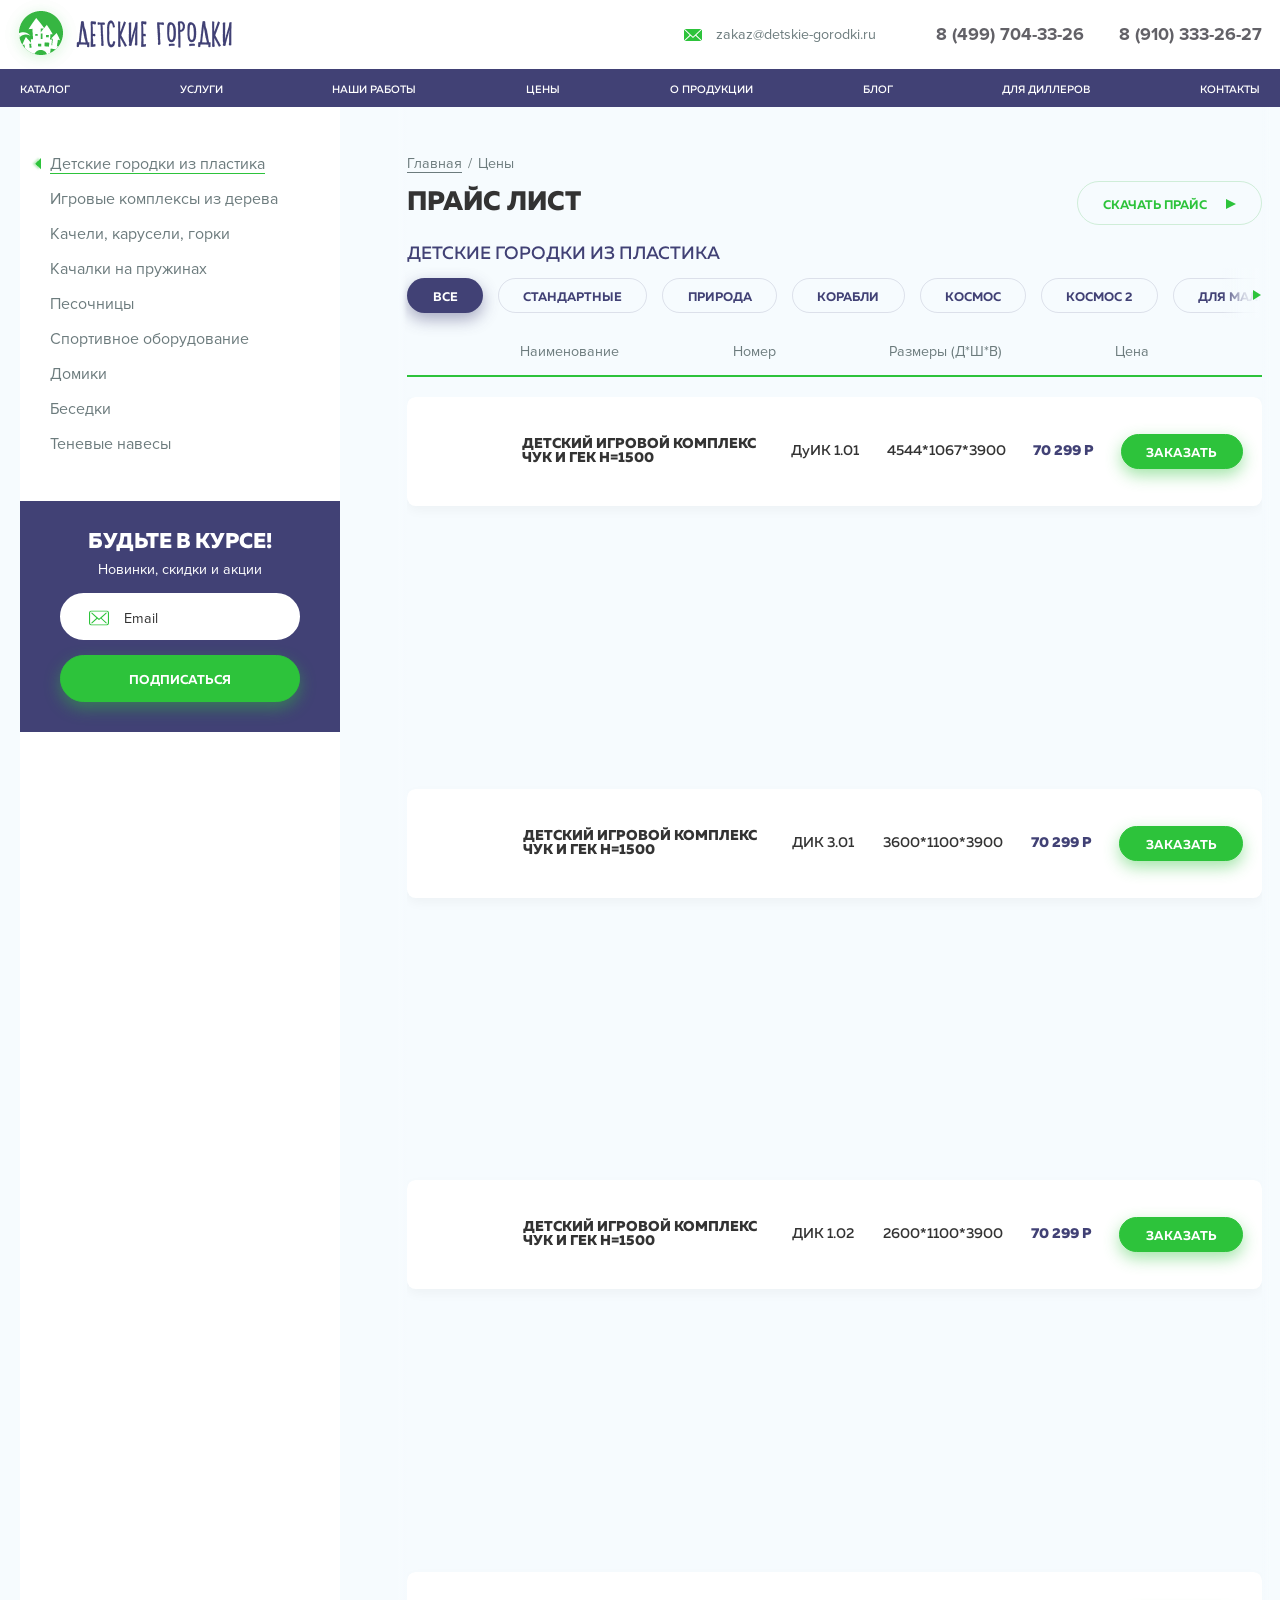
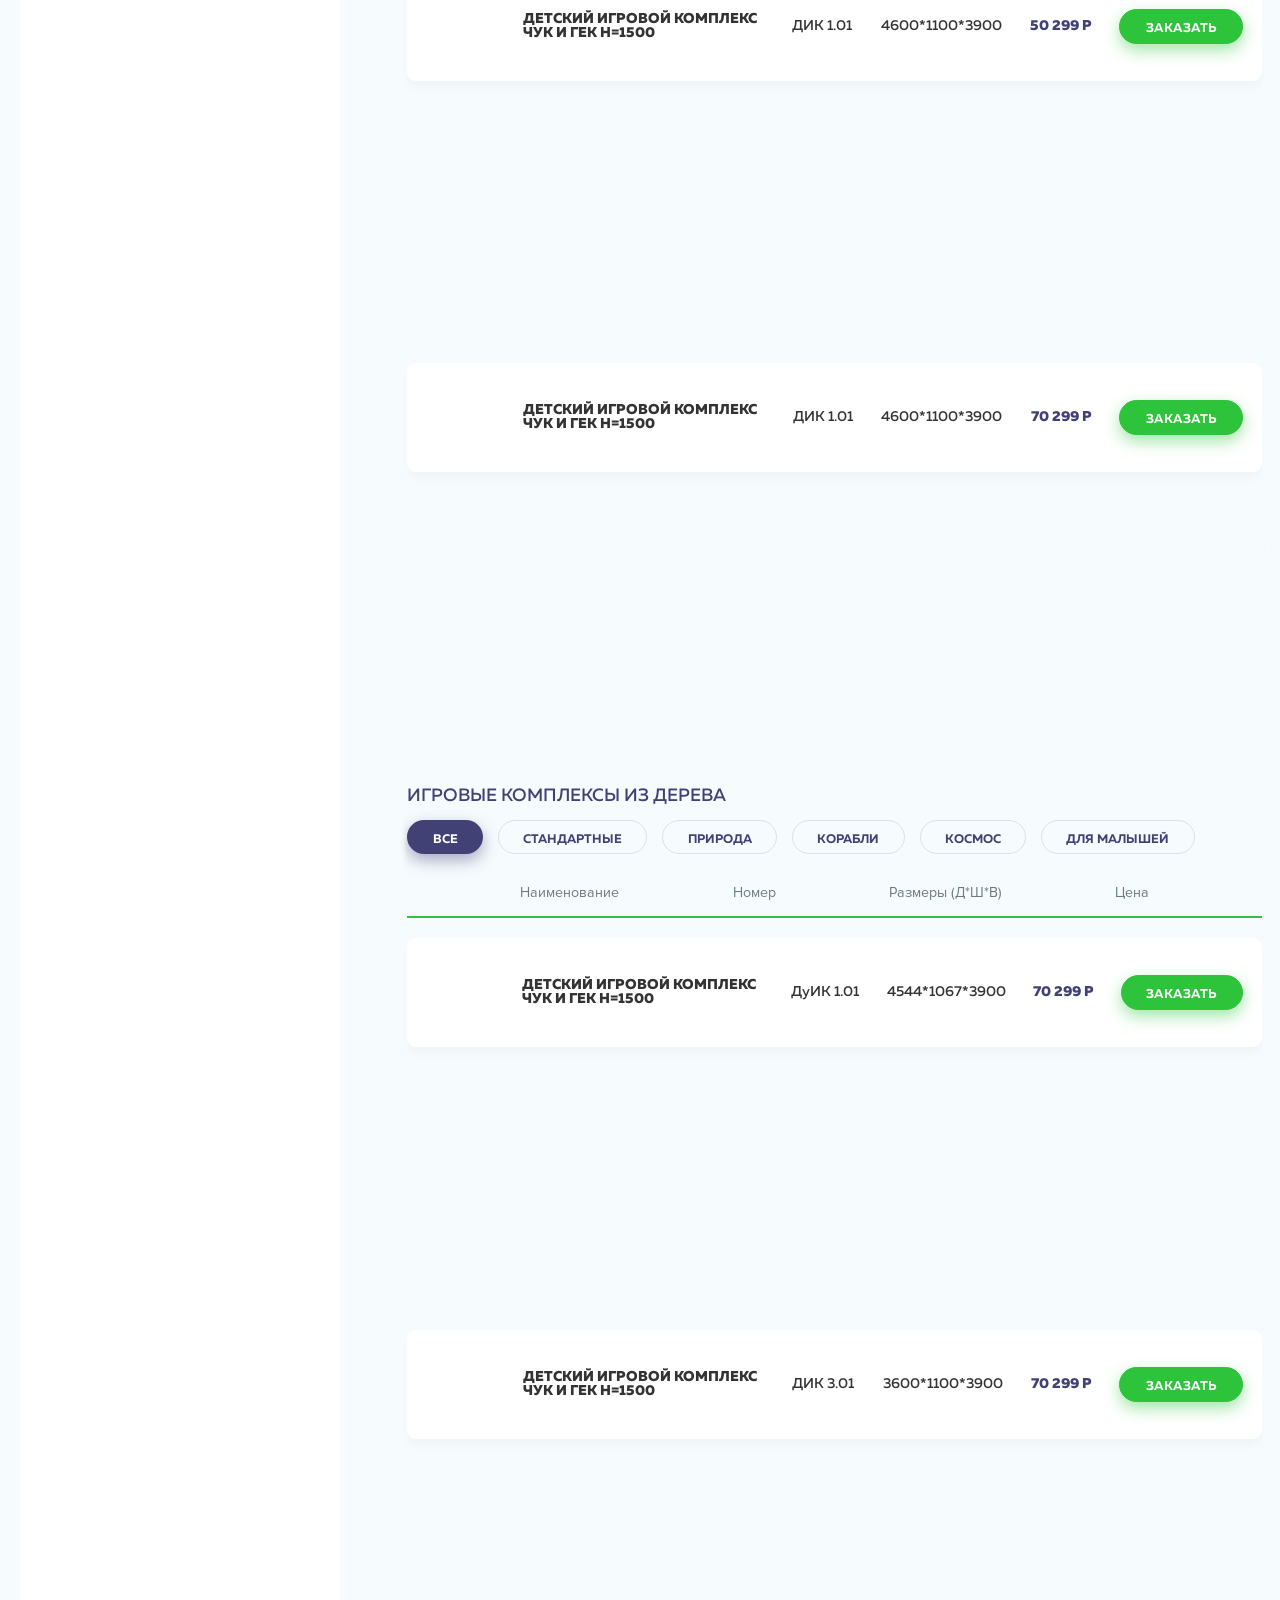
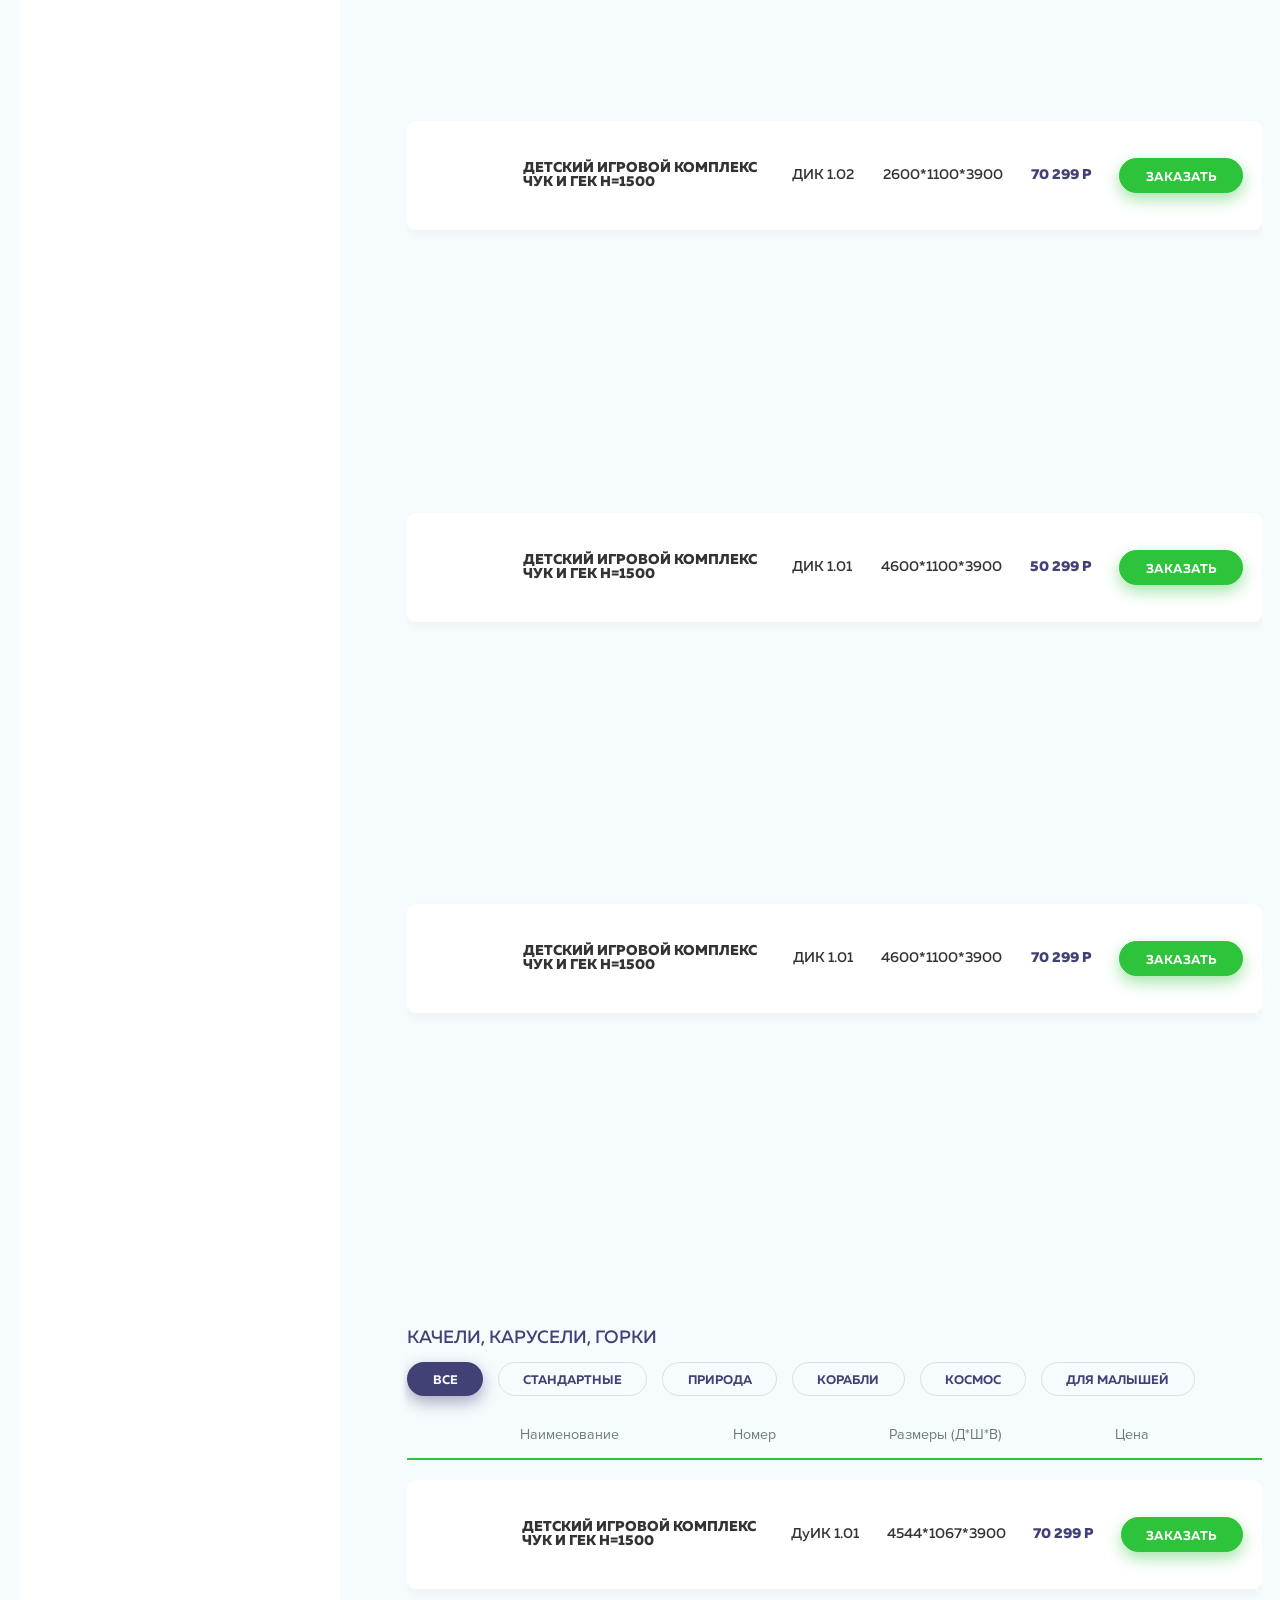
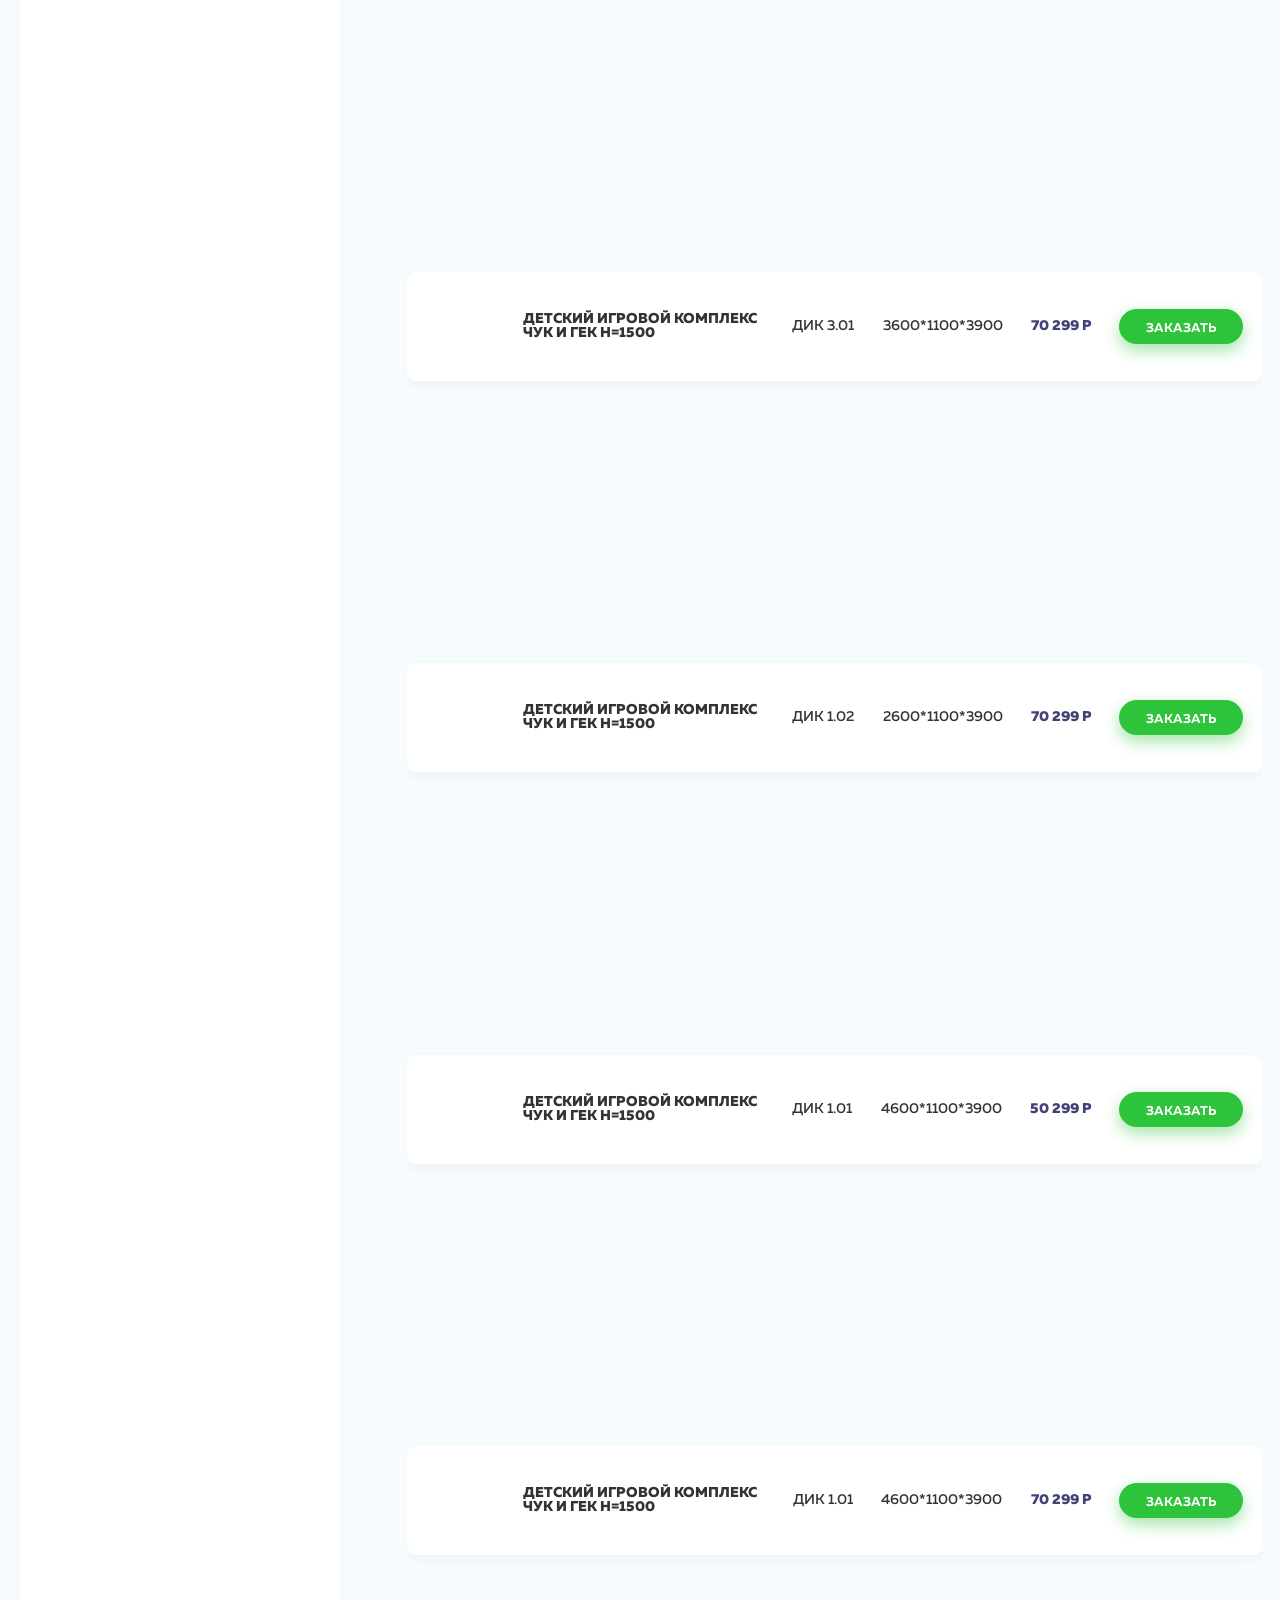
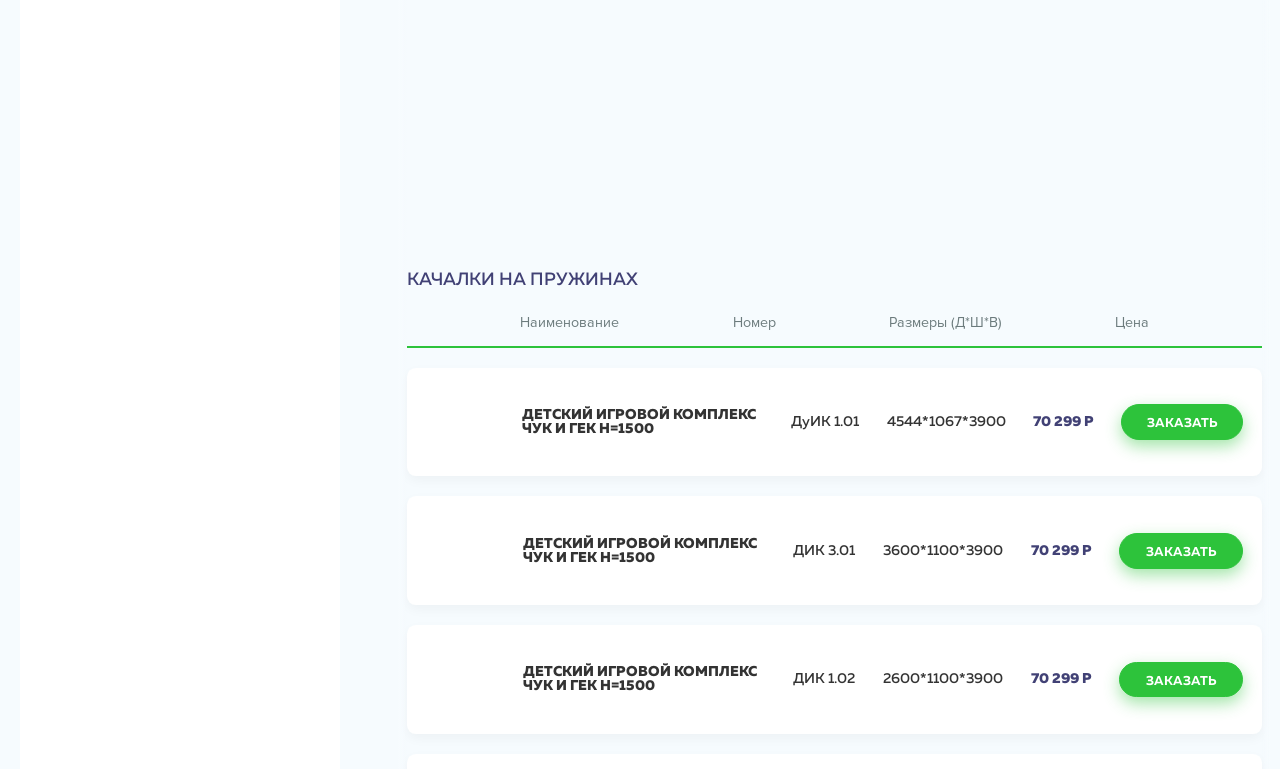
<file: pricing.html>
<!doctype html>
<!--[if lt IE 7]>      <html class="no-js lt-ie9 lt-ie8 lt-ie7" lang="ru"> <![endif]-->
<!--[if IE 7]>         <html class="no-js lt-ie9 lt-ie8" lang="ru"> <![endif]-->
<!--[if IE 8]>         <html class="no-js lt-ie9" lang="ru"> <![endif]-->
<!--[if gt IE 8]><!--> <html class="no-js" lang="ru"> <!--<![endif]-->
    <head>
        <meta charset="utf-8">
		<title>Прайс лист</title>
        <meta name="description" content="">
        <meta name="keywords" content="">
        <meta name="viewport" content="width=device-width, initial-scale=1">
        <link rel="stylesheet" href="css/normalize.min.css">
        <link rel="stylesheet" href="vendor/swiper/css/swiper.min.css">
        <link rel="stylesheet" href="css/main.css">

		<link rel="shortcut icon" href="favicon.ico" type="image/x-icon" />
		<link rel="apple-touch-icon" href="apple-touch-icon.png" />
		<link rel="apple-touch-icon" sizes="57x57" href="apple-touch-icon-57x57.png" />
		<link rel="apple-touch-icon" sizes="72x72" href="apple-touch-icon-72x72.png" />
		<link rel="apple-touch-icon" sizes="76x76" href="apple-touch-icon-76x76.png" />
		<link rel="apple-touch-icon" sizes="114x114" href="apple-touch-icon-114x114.png" />
		<link rel="apple-touch-icon" sizes="120x120" href="apple-touch-icon-120x120.png" />
		<link rel="apple-touch-icon" sizes="144x144" href="apple-touch-icon-144x144.png" />
		<link rel="apple-touch-icon" sizes="152x152" href="apple-touch-icon-152x152.png" />
		<link rel="apple-touch-icon" sizes="180x180" href="apple-touch-icon-180x180.png" />
        <script src="vendor/modernizr-2.8.3-respond-1.4.2.min.js"></script>
    </head>
    <body>
        <!--[if lt IE 8]>
            <p class="browserupgrade">Вы используете <strong>устаревший</strong> браузер. Пожалуйста <a href="http://browsehappy.com/">обновите ваш браузер</a></p>
        <![endif]-->

		<header class="header">
			<div class="header__top">
				<div class="container">
					<div class="header__top_body">
						<a href="#" class="header__top_logo"><span><img src="images/logo.png" alt="" title=""></span></a>
						<a href="mailto:zakaz@detskie-gorodki.ru" class="header__top_mail"><i><svg xmlns="http://www.w3.org/2000/svg" width="18" height="12"><path d="M12.3 6L18 0.6 18 11.4 12.3 6ZM0.8 0L17.2 0 9 7.7 0.8 0ZM0 11.4L0 0.6 5.7 6 0 11.4ZM9 9L11.5 6.7 17.2 12 0.8 12 6.5 6.7 9 9Z" fill="rgb(45, 195, 59)"/></svg></i><span>zakaz@detskie-gorodki.ru</span></a>
						<div class="header__top_tels">
							<a href="tel:84997043326" class="header__top_tel"><span>8 (499) 704-33-26</span></a>
							<a href="tel:89103332627" class="header__top_tel"><span>8 (910) 333-26-27</span></a>
						</div>
					</div>
				</div>
			</div>
			<div class="header__bot">
				<div class="container header__bot_slider swiper-container">
					<nav class="header__bot_nav swiper-wrapper">
						<a href="#" class="swiper-slide"><span>Каталог</span></a>
						<a href="#" class="swiper-slide"><span>Услуги</span></a>
						<a href="#" class="swiper-slide"><span>Наши работы</span></a>
						<a href="#" class="swiper-slide"><span>Цены</span></a>
						<a href="#" class="swiper-slide"><span>О продукции</span></a>
						<a href="#" class="swiper-slide"><span>Блог</span></a>
						<a href="#" class="swiper-slide"><span>Для диллеров</span></a>
						<a href="#" class="swiper-slide"><span>Контакты</span></a>
					</nav>
					<div class="header__arr_prev"></div>
					<div class="header__arr_next"></div>
				</div>
			</div>
		</header>
        <section class="s_inner s_pricing">
        	<div class="container">
        		<div class="s_inner__body">
        			<aside class="s_inner__aside">
						<div class="s_inner__aside_wrp">
							<div class="s_inner__aside_links">
								<a href="b1" class="_anchor"><span>Детские городки из пластика</span></a>
								<a href="b2" class="_anchor"><span>Игровые комплексы из дерева</span></a>
								<a href="b3" class="_anchor"><span>Качели, карусели, горки</span></a>
								<a href="b4" class="_anchor"><span>Качалки на пружинах</span></a>
								<a href="b5" class="_anchor"><span>Песочницы</span></a>
								<a href="b6" class="_anchor"><span>Спортивное оборудование</span></a>
								<a href="b7" class="_anchor"><span>Домики</span></a>
								<a href="b8" class="_anchor"><span>Беседки</span></a>
								<a href="b9" class="_anchor"><span>Теневые навесы</span></a>
							</div>
							<form class="s_inner__aside_form _validate" action="/">
								<input type="hidden" name="form" value="Будьте в курсе!">
								<h5>Будьте в курсе!</h5>
								<p>Новинки, скидки и акции</p>
								<div class="g_input">
									<input type="email" name="mail">
									<small><i><svg xmlns="http://www.w3.org/2000/svg" width="20" height="15"><path d="M17.6 15L2.4 15C1.1 15 0 13.9 0 12.6L0 2.4C0 1.1 1.1 0 2.4 0L17.6 0C18.9 0 20 1.1 20 2.4L20 12.6C20 13.9 18.9 15 17.6 15ZM18.9 12.6L18.9 2.4C18.9 1.7 18.3 1.1 17.6 1.1L2.4 1.1C1.7 1.1 1.1 1.7 1.1 2.4L1.1 12.6C1.1 13.3 1.7 13.9 2.4 13.9L17.6 13.9C18.3 13.9 18.9 13.3 18.9 12.6L18.9 12.6ZM17.5 12.7C17.4 12.9 17.3 12.9 17.1 12.9 17 12.9 16.9 12.9 16.8 12.8L11.8 8.1 10.4 9.3C10.3 9.4 10.1 9.5 10 9.5 9.9 9.5 9.8 9.4 9.6 9.3L8.3 8.2 3.3 12.8C3.2 12.9 3 12.9 2.9 12.9 2.8 12.9 2.6 12.9 2.5 12.7 2.3 12.5 2.3 12.2 2.5 12L7.4 7.4 2.5 3.1C2.3 2.8 2.2 2.5 2.5 2.3 2.7 2 3 2 3.2 2.2L8.6 6.9C8.6 7 8.7 7 8.7 7 8.7 7 8.7 7 8.7 7L10 8.2 16.8 2.2C17 2 17.3 2 17.5 2.3 17.8 2.5 17.7 2.8 17.5 3.1L12.6 7.4 17.5 12C17.7 12.2 17.8 12.5 17.5 12.7Z" fill="rgb(45, 195, 59)"/></svg></i><span>Email</span></small>
								</div>
								<button type="submit"><span class="g_btn"><span>Подписаться</span></span></button>
							</form>
						</div>
        			</aside>
					<div class="s_category__price s_inner__main">
						<div class="g_breadcrumbs">
							<a href="#"><span>Главная</span></a>
							<small>/</small>
							<span>Цены</span>
						</div>
						<div class="s_pricing__head">
							<h1 class="g_title">Прайс лист</h1>
							<a href="#" class="g_outline"><span>Скачать прайс</span><i></i></a>
						</div>
						<div class="s_pricing__item b1">
							<h3>Детские городки из пластика</h3>
							<div class="s_pricing__filter_wrp swiper-container">
								<div class="s_pricing__filter swiper-wrapper">
									<a href="#" class="swiper-slide _current"><span>Все</span></a>
									<a href="#" class="swiper-slide"><span>Стандартные</span></a>
									<a href="#" class="swiper-slide"><span>Природа</span></a>
									<a href="#" class="swiper-slide"><span>Корабли</span></a>
									<a href="#" class="swiper-slide"><span>Космос</span></a>
									<a href="#" class="swiper-slide"><span>Космос 2</span></a>
									<a href="#" class="swiper-slide"><span>Для малышей</span></a>
								</div>
								<div class="s_pricing__arr">
									<div class="s_pricing__arr_prev"></div>
									<div class="s_pricing__arr_next"></div>
								</div>
							</div>
							<div class="s_pricing__item_body">
								<table>
									<thead>
										<th></th>
										<th>Наименование</th>
										<th>Номер</th>
										<th>Размеры  (Д*Ш*В)</th>
										<th>Цена</th>
										<th></th>
									</thead>
									<tbody>
										<tr class="s_pricing__item_tr" data-groups='["Стандартные","Природа"]'>
											<td><span style="background-image: url('http://placehold.it/70x70')"></span></td>
											<td><strong>Детский игровой комплекс чук и гек н=1500</strong></td>
											<td>ДуИК 1.01</td>
											<td>4544*1067*3900</td>
											<td><strong><span>70 299 Р</span></strong></td>
											<td><a href="#" class="g_btn _open_pop" data-name="order" data-item="ДуИК 1.01"><span>Заказать</span></a></td>
										</tr>
										<tr class="s_pricing__item_tr" data-groups='["Стандартные","Космос","Для малышей"]'>
											<td><span style="background-image: url('http://placehold.it/70x70')"></span></td>
											<td><strong>Детский игровой комплекс чук и гек н=1500</strong></td>
											<td>ДИК 3.01</td>
											<td>3600*1100*3900</td>
											<td><strong><span>70 299 Р</span></strong></td>
											<td><a href="#" class="g_btn _open_pop" data-name="order" data-item="ДИК 3.01"><span>Заказать</span></a></td>
										</tr>
										<tr class="s_pricing__item_tr" data-groups='["Корабли","Для малышей"]'>
											<td><span style="background-image: url('http://placehold.it/70x70')"></span></td>
											<td><strong>Детский игровой комплекс чук и гек н=1500</strong></td>
											<td>ДИК 1.02</td>
											<td>2600*1100*3900</td>
											<td><strong><span>70 299 Р</span></strong></td>
											<td><a href="#" class="g_btn _open_pop" data-name="order" data-item="ДИК 1.02"><span>Заказать</span></a></td>
										</tr>
										<tr class="s_pricing__item_tr" data-groups='["Стандартные","Природа"]'>
											<td><span style="background-image: url('http://placehold.it/70x70')"></span></td>
											<td><strong>Детский игровой комплекс чук и гек н=1500</strong></td>
											<td>ДИК 1.01</td>
											<td>4600*1100*3900</td>
											<td><strong><span>50 299 Р</span></strong></td>
											<td><a href="#" class="g_btn _open_pop" data-name="order" data-item="ДИК 1.01"><span>Заказать</span></a></td>
										</tr>
										<tr class="s_pricing__item_tr" data-groups='["Стандартные","Космос 2"]'>
											<td><span style="background-image: url('http://placehold.it/70x70')"></span></td>
											<td><strong>Детский игровой комплекс чук и гек н=1500</strong></td>
											<td>ДИК 1.01</td>
											<td>4600*1100*3900</td>
											<td><strong><span>70 299 Р</span></strong></td>
											<td><a href="#" class="g_btn _open_pop" data-name="order" data-item="ДИК 1.01"><span>Заказать</span></a></td>
										</tr>
									</tbody>
								</table>
							</div>
						</div>
						<div class="s_pricing__item b2">
							<h3>Игровые комплексы из дерева</h3>
							<div class="s_pricing__filter_wrp swiper-container">
								<div class="s_pricing__filter swiper-wrapper">
									<a href="#" class="swiper-slide _current"><span>Все</span></a>
									<a href="#" class="swiper-slide"><span>Стандартные</span></a>
									<a href="#" class="swiper-slide"><span>Природа</span></a>
									<a href="#" class="swiper-slide"><span>Корабли</span></a>
									<a href="#" class="swiper-slide"><span>Космос</span></a>
									<a href="#" class="swiper-slide"><span>Для малышей</span></a>
								</div>
								<div class="s_pricing__arr">
									<div class="s_pricing__arr_prev"></div>
									<div class="s_pricing__arr_next"></div>
								</div>
							</div>
							<div class="s_pricing__item_body">
								<table>
									<thead>
										<th></th>
										<th>Наименование</th>
										<th>Номер</th>
										<th>Размеры  (Д*Ш*В)</th>
										<th>Цена</th>
										<th></th>
									</thead>
									<tbody>
										<tr class="s_pricing__item_tr" data-groups='["Стандартные","Природа"]'>
											<td><span style="background-image: url('http://placehold.it/70x70')"></span></td>
											<td><strong>Детский игровой комплекс чук и гек н=1500</strong></td>
											<td>ДуИК 1.01</td>
											<td>4544*1067*3900</td>
											<td><strong><span>70 299 Р</span></strong></td>
											<td><a href="#" class="g_btn _open_pop" data-name="order" data-item="ДуИК 1.01"><span>Заказать</span></a></td>
										</tr>
										<tr class="s_pricing__item_tr" data-groups='["Стандартные","Космос","Для малышей"]'>
											<td><span style="background-image: url('http://placehold.it/70x70')"></span></td>
											<td><strong>Детский игровой комплекс чук и гек н=1500</strong></td>
											<td>ДИК 3.01</td>
											<td>3600*1100*3900</td>
											<td><strong><span>70 299 Р</span></strong></td>
											<td><a href="#" class="g_btn _open_pop" data-name="order" data-item="ДИК 3.01"><span>Заказать</span></a></td>
										</tr>
										<tr class="s_pricing__item_tr" data-groups='["Корабли","Для малышей"]'>
											<td><span style="background-image: url('http://placehold.it/70x70')"></span></td>
											<td><strong>Детский игровой комплекс чук и гек н=1500</strong></td>
											<td>ДИК 1.02</td>
											<td>2600*1100*3900</td>
											<td><strong><span>70 299 Р</span></strong></td>
											<td><a href="#" class="g_btn _open_pop" data-name="order" data-item="ДИК 1.02"><span>Заказать</span></a></td>
										</tr>
										<tr class="s_pricing__item_tr" data-groups='["Стандартные","Природа"]'>
											<td><span style="background-image: url('http://placehold.it/70x70')"></span></td>
											<td><strong>Детский игровой комплекс чук и гек н=1500</strong></td>
											<td>ДИК 1.01</td>
											<td>4600*1100*3900</td>
											<td><strong><span>50 299 Р</span></strong></td>
											<td><a href="#" class="g_btn _open_pop" data-name="order" data-item="ДИК 1.01"><span>Заказать</span></a></td>
										</tr>
										<tr class="s_pricing__item_tr" data-groups='["Стандартные","Космос 2"]'>
											<td><span style="background-image: url('http://placehold.it/70x70')"></span></td>
											<td><strong>Детский игровой комплекс чук и гек н=1500</strong></td>
											<td>ДИК 1.01</td>
											<td>4600*1100*3900</td>
											<td><strong><span>70 299 Р</span></strong></td>
											<td><a href="#" class="g_btn _open_pop" data-name="order" data-item="ДИК 1.01"><span>Заказать</span></a></td>
										</tr>
									</tbody>
								</table>
							</div>
						</div>
						<div class="s_pricing__item b3">
							<h3>Качели, карусели, горки</h3>
							<div class="s_pricing__filter_wrp swiper-container">
								<div class="s_pricing__filter swiper-wrapper">
									<a href="#" class="swiper-slide _current"><span>Все</span></a>
									<a href="#" class="swiper-slide"><span>Стандартные</span></a>
									<a href="#" class="swiper-slide"><span>Природа</span></a>
									<a href="#" class="swiper-slide"><span>Корабли</span></a>
									<a href="#" class="swiper-slide"><span>Космос</span></a>
									<a href="#" class="swiper-slide"><span>Для малышей</span></a>
								</div>
								<div class="s_pricing__arr">
									<div class="s_pricing__arr_prev"></div>
									<div class="s_pricing__arr_next"></div>
								</div>
							</div>
							<div class="s_pricing__item_body">
								<table>
									<thead>
										<th></th>
										<th>Наименование</th>
										<th>Номер</th>
										<th>Размеры  (Д*Ш*В)</th>
										<th>Цена</th>
										<th></th>
									</thead>
									<tbody>
										<tr class="s_pricing__item_tr" data-groups='["Стандартные","Природа"]'>
											<td><span style="background-image: url('http://placehold.it/70x70')"></span></td>
											<td><strong>Детский игровой комплекс чук и гек н=1500</strong></td>
											<td>ДуИК 1.01</td>
											<td>4544*1067*3900</td>
											<td><strong><span>70 299 Р</span></strong></td>
											<td><a href="#" class="g_btn _open_pop" data-name="order" data-item="ДуИК 1.01"><span>Заказать</span></a></td>
										</tr>
										<tr class="s_pricing__item_tr" data-groups='["Стандартные","Космос","Для малышей"]'>
											<td><span style="background-image: url('http://placehold.it/70x70')"></span></td>
											<td><strong>Детский игровой комплекс чук и гек н=1500</strong></td>
											<td>ДИК 3.01</td>
											<td>3600*1100*3900</td>
											<td><strong><span>70 299 Р</span></strong></td>
											<td><a href="#" class="g_btn _open_pop" data-name="order" data-item="ДИК 3.01"><span>Заказать</span></a></td>
										</tr>
										<tr class="s_pricing__item_tr" data-groups='["Корабли","Для малышей"]'>
											<td><span style="background-image: url('http://placehold.it/70x70')"></span></td>
											<td><strong>Детский игровой комплекс чук и гек н=1500</strong></td>
											<td>ДИК 1.02</td>
											<td>2600*1100*3900</td>
											<td><strong><span>70 299 Р</span></strong></td>
											<td><a href="#" class="g_btn _open_pop" data-name="order" data-item="ДИК 1.02"><span>Заказать</span></a></td>
										</tr>
										<tr class="s_pricing__item_tr" data-groups='["Стандартные","Природа"]'>
											<td><span style="background-image: url('http://placehold.it/70x70')"></span></td>
											<td><strong>Детский игровой комплекс чук и гек н=1500</strong></td>
											<td>ДИК 1.01</td>
											<td>4600*1100*3900</td>
											<td><strong><span>50 299 Р</span></strong></td>
											<td><a href="#" class="g_btn _open_pop" data-name="order" data-item="ДИК 1.01"><span>Заказать</span></a></td>
										</tr>
										<tr class="s_pricing__item_tr" data-groups='["Стандартные","Космос 2"]'>
											<td><span style="background-image: url('http://placehold.it/70x70')"></span></td>
											<td><strong>Детский игровой комплекс чук и гек н=1500</strong></td>
											<td>ДИК 1.01</td>
											<td>4600*1100*3900</td>
											<td><strong><span>70 299 Р</span></strong></td>
											<td><a href="#" class="g_btn _open_pop" data-name="order" data-item="ДИК 1.01"><span>Заказать</span></a></td>
										</tr>
									</tbody>
								</table>
							</div>
						</div>
						<div class="s_pricing__item b4">
							<h3>Качалки на пружинах</h3>
							<div class="s_pricing__item_body">
								<table>
									<thead>
										<th></th>
										<th>Наименование</th>
										<th>Номер</th>
										<th>Размеры  (Д*Ш*В)</th>
										<th>Цена</th>
										<th></th>
									</thead>
									<tbody>
										<tr class="s_pricing__item_tr" data-groups='["Стандартные","Природа"]'>
											<td><span style="background-image: url('http://placehold.it/70x70')"></span></td>
											<td><strong>Детский игровой комплекс чук и гек н=1500</strong></td>
											<td>ДуИК 1.01</td>
											<td>4544*1067*3900</td>
											<td><strong><span>70 299 Р</span></strong></td>
											<td><a href="#" class="g_btn _open_pop" data-name="order" data-item="ДуИК 1.01"><span>Заказать</span></a></td>
										</tr>
										<tr class="s_pricing__item_tr" data-groups='["Стандартные","Космос","Для малышей"]'>
											<td><span style="background-image: url('http://placehold.it/70x70')"></span></td>
											<td><strong>Детский игровой комплекс чук и гек н=1500</strong></td>
											<td>ДИК 3.01</td>
											<td>3600*1100*3900</td>
											<td><strong><span>70 299 Р</span></strong></td>
											<td><a href="#" class="g_btn _open_pop" data-name="order" data-item="ДИК 3.01"><span>Заказать</span></a></td>
										</tr>
										<tr class="s_pricing__item_tr" data-groups='["Корабли","Для малышей"]'>
											<td><span style="background-image: url('http://placehold.it/70x70')"></span></td>
											<td><strong>Детский игровой комплекс чук и гек н=1500</strong></td>
											<td>ДИК 1.02</td>
											<td>2600*1100*3900</td>
											<td><strong><span>70 299 Р</span></strong></td>
											<td><a href="#" class="g_btn _open_pop" data-name="order" data-item="ДИК 1.02"><span>Заказать</span></a></td>
										</tr>
										<tr class="s_pricing__item_tr" data-groups='["Стандартные","Природа"]'>
											<td><span style="background-image: url('http://placehold.it/70x70')"></span></td>
											<td><strong>Детский игровой комплекс чук и гек н=1500</strong></td>
											<td>ДИК 1.01</td>
											<td>4600*1100*3900</td>
											<td><strong><span>50 299 Р</span></strong></td>
											<td><a href="#" class="g_btn _open_pop" data-name="order" data-item="ДИК 1.01"><span>Заказать</span></a></td>
										</tr>
										<tr class="s_pricing__item_tr" data-groups='["Стандартные","Космос 2"]'>
											<td><span style="background-image: url('http://placehold.it/70x70')"></span></td>
											<td><strong>Детский игровой комплекс чук и гек н=1500</strong></td>
											<td>ДИК 1.01</td>
											<td>4600*1100*3900</td>
											<td><strong><span>70 299 Р</span></strong></td>
											<td><a href="#" class="g_btn _open_pop" data-name="order" data-item="ДИК 1.01"><span>Заказать</span></a></td>
										</tr>
									</tbody>
								</table>
							</div>
						</div>
						<div class="s_pricing__item b5">
							<h3>Песочницы</h3>
							<div class="s_pricing__filter_wrp swiper-container">
								<div class="s_pricing__filter swiper-wrapper">
									<a href="#" class="swiper-slide _current"><span>Все</span></a>
									<a href="#" class="swiper-slide"><span>Стандартные</span></a>
									<a href="#" class="swiper-slide"><span>Природа</span></a>
								</div>
								<div class="s_pricing__arr">
									<div class="s_pricing__arr_prev"></div>
									<div class="s_pricing__arr_next"></div>
								</div>
							</div>
							<div class="s_pricing__item_body">
								<table>
									<thead>
										<th></th>
										<th>Наименование</th>
										<th>Номер</th>
										<th>Размеры  (Д*Ш*В)</th>
										<th>Цена</th>
										<th></th>
									</thead>
									<tbody>
										<tr class="s_pricing__item_tr" data-groups='["Стандартные","Природа"]'>
											<td><span style="background-image: url('http://placehold.it/70x70')"></span></td>
											<td><strong>Детский игровой комплекс чук и гек н=1500</strong></td>
											<td>ДуИК 1.01</td>
											<td>4544*1067*3900</td>
											<td><strong><span>70 299 Р</span></strong></td>
											<td><a href="#" class="g_btn _open_pop" data-name="order" data-item="ДуИК 1.01"><span>Заказать</span></a></td>
										</tr>
										<tr class="s_pricing__item_tr" data-groups='["Стандартные"]'>
											<td><span style="background-image: url('http://placehold.it/70x70')"></span></td>
											<td><strong>Детский игровой комплекс чук и гек н=1500</strong></td>
											<td>ДИК 3.01</td>
											<td>3600*1100*3900</td>
											<td><strong><span>70 299 Р</span></strong></td>
											<td><a href="#" class="g_btn _open_pop" data-name="order" data-item="ДИК 3.01"><span>Заказать</span></a></td>
										</tr>
										<tr class="s_pricing__item_tr" data-groups='["Природа"]'>
											<td><span style="background-image: url('http://placehold.it/70x70')"></span></td>
											<td><strong>Детский игровой комплекс чук и гек н=1500</strong></td>
											<td>ДИК 3.01</td>
											<td>3600*1100*3900</td>
											<td><strong><span>70 299 Р</span></strong></td>
											<td><a href="#" class="g_btn _open_pop" data-name="order" data-item="ДИК 3.01"><span>Заказать</span></a></td>
										</tr>
									</tbody>
								</table>
							</div>
						</div>
						<div class="s_pricing__item b6">
							<h3>Спортивное оборудование</h3>
							<div class="s_pricing__filter_wrp swiper-container">
								<div class="s_pricing__filter swiper-wrapper">
									<a href="#" class="swiper-slide _current"><span>Все</span></a>
									<a href="#" class="swiper-slide"><span>Стандартные</span></a>
									<a href="#" class="swiper-slide"><span>Природа</span></a>
									<a href="#" class="swiper-slide"><span>Корабли</span></a>
									<a href="#" class="swiper-slide"><span>Космос</span></a>
									<a href="#" class="swiper-slide"><span>Для малышей</span></a>
								</div>
								<div class="s_pricing__arr">
									<div class="s_pricing__arr_prev"></div>
									<div class="s_pricing__arr_next"></div>
								</div>
							</div>
							<div class="s_pricing__item_body">
								<table>
									<thead>
										<th></th>
										<th>Наименование</th>
										<th>Номер</th>
										<th>Размеры  (Д*Ш*В)</th>
										<th>Цена</th>
										<th></th>
									</thead>
									<tbody>
										<tr class="s_pricing__item_tr" data-groups='["Стандартные","Природа"]'>
											<td><span style="background-image: url('http://placehold.it/70x70')"></span></td>
											<td><strong>Детский игровой комплекс чук и гек н=1500</strong></td>
											<td>ДуИК 1.01</td>
											<td>4544*1067*3900</td>
											<td><strong><span>70 299 Р</span></strong></td>
											<td><a href="#" class="g_btn _open_pop" data-name="order" data-item="ДуИК 1.01"><span>Заказать</span></a></td>
										</tr>
										<tr class="s_pricing__item_tr" data-groups='["Стандартные","Космос","Для малышей"]'>
											<td><span style="background-image: url('http://placehold.it/70x70')"></span></td>
											<td><strong>Детский игровой комплекс чук и гек н=1500</strong></td>
											<td>ДИК 3.01</td>
											<td>3600*1100*3900</td>
											<td><strong><span>70 299 Р</span></strong></td>
											<td><a href="#" class="g_btn _open_pop" data-name="order" data-item="ДИК 3.01"><span>Заказать</span></a></td>
										</tr>
										<tr class="s_pricing__item_tr" data-groups='["Корабли","Для малышей"]'>
											<td><span style="background-image: url('http://placehold.it/70x70')"></span></td>
											<td><strong>Детский игровой комплекс чук и гек н=1500</strong></td>
											<td>ДИК 1.02</td>
											<td>2600*1100*3900</td>
											<td><strong><span>70 299 Р</span></strong></td>
											<td><a href="#" class="g_btn _open_pop" data-name="order" data-item="ДИК 1.02"><span>Заказать</span></a></td>
										</tr>
										<tr class="s_pricing__item_tr" data-groups='["Стандартные","Природа"]'>
											<td><span style="background-image: url('http://placehold.it/70x70')"></span></td>
											<td><strong>Детский игровой комплекс чук и гек н=1500</strong></td>
											<td>ДИК 1.01</td>
											<td>4600*1100*3900</td>
											<td><strong><span>50 299 Р</span></strong></td>
											<td><a href="#" class="g_btn _open_pop" data-name="order" data-item="ДИК 1.01"><span>Заказать</span></a></td>
										</tr>
										<tr class="s_pricing__item_tr" data-groups='["Стандартные","Космос 2"]'>
											<td><span style="background-image: url('http://placehold.it/70x70')"></span></td>
											<td><strong>Детский игровой комплекс чук и гек н=1500</strong></td>
											<td>ДИК 1.01</td>
											<td>4600*1100*3900</td>
											<td><strong><span>70 299 Р</span></strong></td>
											<td><a href="#" class="g_btn _open_pop" data-name="order" data-item="ДИК 1.01"><span>Заказать</span></a></td>
										</tr>
									</tbody>
								</table>
							</div>
						</div>
						<div class="s_pricing__item b7">
							<h3>Домики</h3>
							<div class="s_pricing__item_body">
								<table cellspacing>
									<thead>
										<th></th>
										<th>Наименование</th>
										<th>Номер</th>
										<th>Размеры  (Д*Ш*В)</th>
										<th>Цена</th>
										<th></th>
									</thead>
									<tbody>
										<tr>
											<td><span style="background-image: url('http://placehold.it/70x70')"></span></td>
											<td><strong>Детский игровой комплекс чук и гек н=1500</strong></td>
											<td>ДИК 1.01</td>
											<td>4600*1100*3900</td>
											<td><strong><span>70 299 Р</span></strong></td>
											<td><a href="#" class="g_btn _open_pop" data-name="order" data-item="ДИК 1.01"><span>Заказать</span></a></td>
										</tr>
										<tr>
											<td><span style="background-image: url('http://placehold.it/70x70')"></span></td>
											<td><strong>Детский игровой комплекс чук и гек н=1500</strong></td>
											<td>ДИК 1.01</td>
											<td>4600*1100*3900</td>
											<td><strong><span>70 299 Р</span></strong></td>
											<td><a href="#" class="g_btn _open_pop" data-name="order" data-item="ДИК 1.01"><span>Заказать</span></a></td>
										</tr>
										<tr>
											<td><span style="background-image: url('http://placehold.it/70x70')"></span></td>
											<td><strong>Детский игровой комплекс чук и гек н=1500</strong></td>
											<td>ДИК 1.01</td>
											<td>4600*1100*3900</td>
											<td><strong><span>70 299 Р</span></strong></td>
											<td><a href="#" class="g_btn _open_pop" data-name="order" data-item="ДИК 1.01"><span>Заказать</span></a></td>
										</tr>
										<tr>
											<td><span style="background-image: url('http://placehold.it/70x70')"></span></td>
											<td><strong>Детский игровой комплекс чук и гек н=1500</strong></td>
											<td>ДИК 1.01</td>
											<td>4600*1100*3900</td>
											<td><strong><span>70 299 Р</span></strong></td>
											<td><a href="#" class="g_btn _open_pop" data-name="order" data-item="ДИК 1.01"><span>Заказать</span></a></td>
										</tr>
										<tr>
											<td><span style="background-image: url('http://placehold.it/70x70')"></span></td>
											<td><strong>Детский игровой комплекс чук и гек н=1500</strong></td>
											<td>ДИК 1.01</td>
											<td>4600*1100*3900</td>
											<td><strong><span>70 299 Р</span></strong></td>
											<td><a href="#" class="g_btn _open_pop" data-name="order" data-item="ДИК 1.01"><span>Заказать</span></a></td>
										</tr>
									</tbody>
								</table>
							</div>
						</div>
						<div class="s_pricing__item b8">
							<h3>Беседки</h3>
							<div class="s_pricing__filter_wrp swiper-container">
								<div class="s_pricing__filter swiper-wrapper">
									<a href="#" class="swiper-slide _current"><span>Все</span></a>
									<a href="#" class="swiper-slide"><span>Стандартные</span></a>
									<a href="#" class="swiper-slide"><span>Природа</span></a>
									<a href="#" class="swiper-slide"><span>Для малышей</span></a>
								</div>
								<div class="s_pricing__arr">
									<div class="s_pricing__arr_prev"></div>
									<div class="s_pricing__arr_next"></div>
								</div>
							</div>
							<div class="s_pricing__item_body">
								<table>
									<thead>
										<th></th>
										<th>Наименование</th>
										<th>Номер</th>
										<th>Размеры  (Д*Ш*В)</th>
										<th>Цена</th>
										<th></th>
									</thead>
									<tbody>
										<tr class="s_pricing__item_tr" data-groups='["Стандартные","Природа"]'>
											<td><span style="background-image: url('http://placehold.it/70x70')"></span></td>
											<td><strong>Детский игровой комплекс чук и гек н=1500</strong></td>
											<td>ДуИК 1.01</td>
											<td>4544*1067*3900</td>
											<td><strong><span>70 299 Р</span></strong></td>
											<td><a href="#" class="g_btn _open_pop" data-name="order" data-item="ДуИК 1.01"><span>Заказать</span></a></td>
										</tr>
										<tr class="s_pricing__item_tr" data-groups='["Стандартные","Космос","Для малышей"]'>
											<td><span style="background-image: url('http://placehold.it/70x70')"></span></td>
											<td><strong>Детский игровой комплекс чук и гек н=1500</strong></td>
											<td>ДИК 3.01</td>
											<td>3600*1100*3900</td>
											<td><strong><span>70 299 Р</span></strong></td>
											<td><a href="#" class="g_btn _open_pop" data-name="order" data-item="ДИК 3.01"><span>Заказать</span></a></td>
										</tr>
										<tr class="s_pricing__item_tr" data-groups='["Корабли","Для малышей"]'>
											<td><span style="background-image: url('http://placehold.it/70x70')"></span></td>
											<td><strong>Детский игровой комплекс чук и гек н=1500</strong></td>
											<td>ДИК 1.02</td>
											<td>2600*1100*3900</td>
											<td><strong><span>70 299 Р</span></strong></td>
											<td><a href="#" class="g_btn _open_pop" data-name="order" data-item="ДИК 1.02"><span>Заказать</span></a></td>
										</tr>
										<tr class="s_pricing__item_tr" data-groups='["Стандартные","Природа"]'>
											<td><span style="background-image: url('http://placehold.it/70x70')"></span></td>
											<td><strong>Детский игровой комплекс чук и гек н=1500</strong></td>
											<td>ДИК 1.01</td>
											<td>4600*1100*3900</td>
											<td><strong><span>50 299 Р</span></strong></td>
											<td><a href="#" class="g_btn _open_pop" data-name="order" data-item="ДИК 1.01"><span>Заказать</span></a></td>
										</tr>
										<tr class="s_pricing__item_tr" data-groups='["Стандартные","Космос 2"]'>
											<td><span style="background-image: url('http://placehold.it/70x70')"></span></td>
											<td><strong>Детский игровой комплекс чук и гек н=1500</strong></td>
											<td>ДИК 1.01</td>
											<td>4600*1100*3900</td>
											<td><strong><span>70 299 Р</span></strong></td>
											<td><a href="#" class="g_btn _open_pop" data-name="order" data-item="ДИК 1.01"><span>Заказать</span></a></td>
										</tr>
									</tbody>
								</table>
							</div>
						</div>
						<div class="s_pricing__item b9">
							<h3>Теневые навесы</h3>
							<div class="s_pricing__item_body">
								<table cellspacing>
									<thead>
										<th></th>
										<th>Наименование</th>
										<th>Номер</th>
										<th>Размеры  (Д*Ш*В)</th>
										<th>Цена</th>
										<th></th>
									</thead>
									<tbody>
										<tr>
											<td><span style="background-image: url('http://placehold.it/70x70')"></span></td>
											<td><strong>Детский игровой комплекс чук и гек н=1500</strong></td>
											<td>ДИК 1.01</td>
											<td>4600*1100*3900</td>
											<td><strong><span>70 299 Р</span></strong></td>
											<td><a href="#" class="g_btn _open_pop" data-name="order" data-item="ДИК 1.01"><span>Заказать</span></a></td>
										</tr>

										<tr>
											<td><span style="background-image: url('http://placehold.it/70x70')"></span></td>
											<td><strong>Детский игровой комплекс чук и гек н=1500</strong></td>
											<td>ДИК 1.01</td>
											<td>4600*1100*3900</td>
											<td><strong><span>70 299 Р</span></strong></td>
											<td><a href="#" class="g_btn _open_pop" data-name="order" data-item="ДИК 1.01"><span>Заказать</span></a></td>
										</tr>
										<tr>
											<td><span style="background-image: url('http://placehold.it/70x70')"></span></td>
											<td><strong>Детский игровой комплекс чук и гек н=1500</strong></td>
											<td>ДИК 1.01</td>
											<td>4600*1100*3900</td>
											<td><strong><span>70 299 Р</span></strong></td>
											<td><a href="#" class="g_btn _open_pop" data-name="order" data-item="ДИК 1.01"><span>Заказать</span></a></td>
										</tr>
									</tbody>
								</table>
							</div>
						</div>
					</div>
        		</div>
        	</div>
        </section>
        <section class="s_form _white">
        	<div class="container">
        		<div class="s_form__body">
					<i style="margin-left: -16px; margin-bottom: -5px; margin-right: 10px"><img src="images/hr.png" alt=""></i>
        			<div class="s_form__txt">
						<h2 class="g_title">Остались вопросы? Оставьте заявку на <span>бесплатную консультацию</span></h2>
        			</div>
        			<form action="/" class="s_form__form _validate">
						<input type="hidden" name="form" value="Остались вопросы? Оставьте заявку на бесплатную консультацию">
						<div class="g_input">
							<input type="text" name="phone">
							<small><i><svg xmlns="http://www.w3.org/2000/svg" width="21" height="20"><path d="M20.5 9.5C20.5 9.5 20.5 9.5 20.4 9.5 20.2 9.5 19.9 9.3 19.9 9 19.5 7 18.6 5.2 17.2 3.8 15.7 2.4 13.9 1.5 12 1.1 11.7 1.1 11.4 0.8 11.5 0.5 11.6 0.2 11.8 0 12.2 0 14.4 0.4 16.4 1.4 18 3 19.6 4.6 20.6 6.6 21 8.8 21 9.1 20.8 9.4 20.5 9.5ZM12 3.6C13.3 3.9 14.6 4.5 15.5 5.5 16.5 6.4 17.1 7.6 17.4 9 17.4 9.3 17.2 9.6 16.9 9.6 16.9 9.7 16.8 9.7 16.8 9.7 16.5 9.7 16.3 9.5 16.2 9.2 16 8.1 15.5 7.1 14.7 6.3 13.9 5.5 12.9 4.9 11.8 4.8 11.5 4.7 11.3 4.4 11.3 4.1 11.4 3.8 11.7 3.6 12 3.6ZM8.2 7.4C7.9 7.7 7.6 8 7.2 8.4 7.5 8.9 7.8 9.5 8.4 10.2 9.5 11.5 10.6 12.5 11.8 13.3 12 13.4 12.1 13.5 12.3 13.5 12.4 13.6 12.5 13.7 12.6 13.7L13.9 12.4C14.4 12 14.9 11.7 15.4 11.7 15.9 11.7 16.4 12 16.8 12.4L19.1 14.7C19.6 15.1 19.8 15.6 19.8 16.2 19.8 16.7 19.6 17.2 19.1 17.6 19 17.8 18.8 18 18.6 18.2 18.3 18.4 18.1 18.7 17.9 18.9 17.9 18.9 17.8 18.9 17.8 19 17.2 19.7 16.4 20 15.4 20 15.3 20 15.2 20 15.1 20 13.7 19.9 12.4 19.4 11.4 18.9 8.9 17.7 6.6 15.9 4.8 13.7 3.2 11.9 2.2 10.2 1.5 8.3 1.3 7.6 0.9 6.4 1 5.2 1.1 4.4 1.4 3.8 1.9 3.2L3.3 1.8C3.4 1.8 3.4 1.8 3.4 1.8 3.8 1.4 4.3 1.2 4.8 1.2 5.3 1.2 5.8 1.4 6.2 1.8 6.5 2 6.8 2.3 7 2.6 7.1 2.7 7.3 2.8 7.4 3L8.6 4.1C9.4 5 9.4 6.2 8.6 7 8.4 7.2 8.3 7.3 8.2 7.4ZM7.8 4.9L6.6 3.8C6.5 3.6 6.3 3.5 6.2 3.4 5.9 3.1 5.7 2.8 5.4 2.6 5.4 2.6 5.4 2.6 5.4 2.6 5.3 2.5 5.1 2.3 4.8 2.3 4.6 2.3 4.4 2.4 4.2 2.6L2.7 4C2.4 4.4 2.2 4.8 2.1 5.3 2.1 6.1 2.2 6.9 2.6 7.9 3.2 9.7 4.2 11.3 5.7 13 7.4 15.1 9.5 16.7 11.9 17.9 12.8 18.3 13.9 18.8 15.2 18.9 15.3 18.9 15.3 18.9 15.4 18.9 16.1 18.9 16.6 18.6 17 18.2 17.3 17.9 17.5 17.6 17.8 17.3 18 17.2 18.2 17 18.3 16.8 18.8 16.4 18.8 15.9 18.3 15.5L16 13.2C16 13.2 16 13.2 16 13.2 15.8 13 15.6 12.9 15.4 12.9 15.1 12.9 14.9 13 14.7 13.2L13.3 14.6C13.2 14.7 13 14.9 12.6 14.9 12.5 14.9 12.4 14.9 12.2 14.8 12.2 14.8 12.2 14.8 12.2 14.8 12 14.7 11.9 14.6 11.8 14.6 11.6 14.5 11.4 14.4 11.2 14.3 9.9 13.4 8.6 12.3 7.5 10.9L7.5 10.9C6.8 10.1 6.4 9.4 6.1 8.6 6.1 8.6 6.1 8.6 6.1 8.6 6 8.4 5.9 8 6.3 7.6 6.3 7.6 6.3 7.6 6.3 7.6 6.7 7.3 7 7 7.4 6.6 7.5 6.5 7.6 6.4 7.8 6.2 8.2 5.8 8.2 5.4 7.8 4.9Z" fill="rgb(45, 195, 59)"/></svg></i><span>Укажите ваш номер</span></small>
						</div>
						<button type="submit"><span class="g_btn"><span>получить консультацию</span></span></button>
        			</form>
        		</div>
        	</div>
        </section>
		<footer class="footer">
			<div class="container">
				<div class="footer__body">
					<p>© 2009 - 2017 Все права защищены</p>
					<div class="footer__social">
						<a href="#" target="_blank"><span><svg xmlns="http://www.w3.org/2000/svg" width="8" height="15"><path d="M7.7 0L5.8 0C3.6 0 2.2 1.4 2.2 3.7L2.2 5.4 0.3 5.4C0.1 5.4 0 5.5 0 5.7L0 8.2C0 8.3 0.1 8.5 0.3 8.5L2.2 8.5 2.2 14.7C2.2 14.9 2.4 15 2.5 15L5.1 15C5.2 15 5.4 14.9 5.4 14.7L5.4 8.5 7.6 8.5C7.8 8.5 7.9 8.3 7.9 8.2L7.9 5.7C7.9 5.6 7.9 5.5 7.8 5.5 7.8 5.4 7.7 5.4 7.6 5.4L5.4 5.4 5.4 4C5.4 3.3 5.5 2.9 6.4 2.9L7.7 2.9C7.9 2.9 8 2.8 8 2.6L8 0.3C8 0.1 7.9 0 7.7 0Z" fill="rgb(65, 65, 117)"/></svg></span></a>
						<a href="#" target="_blank"><span><svg xmlns="http://www.w3.org/2000/svg" width="16" height="9"><path d="M15.3 7.3C14.9 6.7 14.3 6.2 13.8 5.7 13.3 5.3 13.3 5 13.6 4.5 14.1 3.9 14.5 3.3 14.9 2.7 15.3 2.2 15.7 1.6 15.9 1 16.1 0.6 16 0.4 15.5 0.3 15.5 0.3 15.4 0.3 15.3 0.3L12.8 0.3C12.5 0.3 12.3 0.4 12.2 0.7 12 1.1 11.9 1.5 11.7 1.8 11.3 2.6 10.8 3.4 10.2 4.1 10.1 4.2 9.9 4.4 9.7 4.3 9.4 4.2 9.3 3.8 9.3 3.6L9.3 0.7C9.3 0.3 9.2 0.1 8.8 0L6.1 0C5.8 0 5.6 0.1 5.4 0.4 5.3 0.5 5.3 0.6 5.5 0.6 5.9 0.7 6.2 1 6.2 1.4 6.3 2.1 6.3 2.8 6.3 3.5 6.3 3.7 6.2 3.9 6.1 4.1 6 4.4 5.8 4.5 5.5 4.3 5.3 4.1 5.1 3.9 4.9 3.6 4.3 2.7 3.8 1.8 3.4 0.8 3.3 0.5 3.1 0.3 2.8 0.3 2 0.3 1.2 0.3 0.5 0.3 0 0.3-0.1 0.5 0.1 1 0.9 2.8 1.8 4.6 3 6.2 3.7 7 4.4 7.8 5.3 8.3 6.3 8.9 7.4 9 8.6 9 9.2 9 9.3 8.8 9.4 8.3 9.4 7.9 9.4 7.5 9.6 7.2 9.8 6.9 10.1 6.8 10.4 7 10.5 7.1 10.7 7.2 10.8 7.4 11.1 7.7 11.4 8.1 11.7 8.4 12.1 8.8 12.6 9 13.2 9L15.5 9C15.9 9 16.1 8.5 15.9 8.1 15.7 7.8 15.5 7.5 15.3 7.3Z" fill="rgb(65, 65, 117)"/></svg></span></a>
						<a href="#" target="_blank"><span><svg xmlns="http://www.w3.org/2000/svg" width="17" height="13"><path d="M15.8 6.8L15.8 8.1 14.7 8.1 14.7 6.8 13.4 6.8 13.4 5.8 14.7 5.8 14.7 4.5 15.8 4.5 15.8 5.8 17 5.8 17 6.8 15.8 6.8ZM6.5 13C2.9 13 0 10.1 0 6.5 0 2.9 2.9 0 6.5 0 8.3 0 9.9 0.7 11.1 1.9L9.6 3.5C8.8 2.7 7.7 2.2 6.5 2.2 4.1 2.2 2.2 4.1 2.2 6.5 2.2 8.9 4.1 10.8 6.5 10.8 8.5 10.8 10.1 9.6 10.7 7.8L7 7.8 7 5.8 13 5.8 13 5.8 13 7.8C12.4 10.8 9.7 13 6.5 13Z" fill="rgb(65, 65, 117)"/></svg></span></a>
						<a href="#" target="_blank"><span><svg xmlns="http://www.w3.org/2000/svg" width="10" height="17"><path d="M9.7 10.3C9.2 10.8 8.6 11.2 7.9 11.5 7.3 11.8 6.5 11.9 5.8 12 5.9 12.1 6 12.1 6.1 12.2 7 13.2 8 14.2 8.9 15.2 9.3 15.5 9.3 15.9 9.2 16.3 9 16.7 8.5 17 8.1 17 7.8 17 7.6 16.8 7.4 16.6 6.7 15.9 6 15.2 5.2 14.4 5 14.2 4.9 14.2 4.8 14.4 4 15.2 3.3 15.9 2.5 16.7 2.2 17 1.8 17.1 1.4 16.9 1 16.7 0.8 16.3 0.8 15.8 0.8 15.5 0.9 15.3 1.1 15.1 2.1 14.1 3 13.2 4 12.2 4 12.1 4.1 12.1 4.2 12 2.9 11.8 1.7 11.5 0.7 10.7 0.6 10.6 0.5 10.5 0.4 10.4 -0.1 10-0.1 9.5 0.2 9 0.5 8.6 1 8.4 1.5 8.7 1.6 8.7 1.7 8.8 1.8 8.9 3.7 10.2 6.2 10.2 8.1 8.9 8.3 8.8 8.5 8.7 8.7 8.6 9.2 8.5 9.6 8.6 9.8 9 10.1 9.5 10.1 9.9 9.7 10.3ZM5 8.6C2.7 8.6 0.8 6.6 0.8 4.3 0.8 1.9 2.7 0 5 0 7.3 0 9.2 2 9.2 4.4 9.2 6.7 7.3 8.6 5 8.6ZM5 2.2C3.8 2.2 2.9 3.1 2.9 4.3 2.9 5.5 3.9 6.4 5 6.4 6.2 6.4 7.1 5.5 7.1 4.3 7.1 3.1 6.1 2.2 5 2.2Z" fill="rgb(65, 65, 117)"/></svg></span></a>
						<a href="#" target="_blank"><span><svg xmlns="http://www.w3.org/2000/svg" width="16" height="11"><path d="M16 2.4C16 1.1 14.9 0 13.6 0L2.4 0C1.1 0 0 1.1 0 2.4L0 8.7C0 9.9 1.1 11 2.4 11L13.6 11C14.9 11 16 9.9 16 8.7L16 2.4ZM6.4 8.2L6.4 2.2 11 5.2 6.4 8.2Z" fill="rgb(65, 65, 117)"/></svg></span></a>
					</div>
					<p>Создание сайта - <a href="#" target="_blank"><span>Markello</span></a></p>
				</div>
			</div>
		</footer>

		<!--hidden-->
		<div class="overlay">
			<div class="popup popup_delivery">
				<div class="popup__close _close_pop"><span>&times;</span></div>
				<div class="g_txt">
					<h2 class="g_title">Условия доставки</h2>
					<p>После оформления заказа, в течение 5 минут, вам перезвонит менеджер для согласования всех нюансов и подтверждения заказа. Режим работы: <strong>Пн.-Вс. 09:00—18:00</strong>.</p>
					<ul class="_check">
						<li>Оплата наличными</li>
						<li>Оплата через банк</li>
						<li>Безналичный платеж без НДС</li>
						<li>Электронные деньги</li>
					</ul>
					<hr>
					<ul>
						<li>Доставка товаров в наличии на складе от 13-15 рабочих дней, отсутствующих на складе – 22 дней</li>
						<li>Доставка осуществляется «до двери», нет никаких дополнительных сборов (например, «за подъём на этаж»).</li>
						<li>Крупногабаритные товары весом более 30кг или размером более 120x80x60см в разобранном состоянии доставляются только до подъезда. Выгрузку из машины и подъем получатель осуществляет своими силами.</li>
						<li>Доставка осуществляется по будням c 09.00 до 18.00. Менеджер службы доставки предупредит вас заблаговременно.</li>
						<li>Товар поставляется в заводской упаковке. Лицо, доставляющее товар, не осуществляет сборку, установку, монтаж товара. Сборка и установка осуществляется своими силами.</li>
					</ul>
					<hr>
					<div class="popup_delivery__btns">
						<a href="#" class="popup_delivery__btns_more"><span>Читайте так же:</span></a>
						<a href="#" class="g_outline"><svg xmlns="http://www.w3.org/2000/svg" width="32" height="22"><path d="M29.9 16.8L27 16.8 27 20.4C27 21.3 26.3 22 25.4 22L1.6 22C0.7 22 0 21.3 0 20.4L0 6.8C0 5.9 0.7 5.2 1.6 5.2L5 5.2 5 2.1C5 1 6 0 7.1 0L29.9 0C31 0 32 1 32 2.1L32 14.6C32 15.8 31 16.8 29.9 16.8ZM25.4 20.4L25.4 17.6C23.9 17.7 22.8 18.9 22.6 20.4L25.4 20.4ZM1.6 20.4L4.4 20.4C4.2 18.9 3 17.7 1.6 17.5L1.6 20.4ZM1.6 6.8L1.6 9.6C3 9.5 4.2 8.3 4.4 6.8L1.6 6.8ZM1.6 11.2L1.6 16C3.9 16.2 5.8 18.1 5.9 20.4L21 20.4C21.2 18.1 23.1 16.2 25.4 16L25.4 11.3C23.1 11.1 21.2 9.2 21 6.8L6 6.8C5.8 9.2 3.9 11.1 1.6 11.2ZM25.4 9.7L25.4 6.8 22.6 6.8C22.8 8.3 23.9 9.5 25.4 9.7ZM30.4 2.1C30.4 1.8 30.2 1.6 29.9 1.6L7.1 1.6C6.8 1.6 6.6 1.8 6.6 2.1L6.6 5.2 25.4 5.2C26.3 5.2 27 5.9 27 6.8L27 15.2 29.9 15.2C30.2 15.2 30.4 14.9 30.4 14.6L30.4 2.1ZM22.3 13.6C22.3 14 21.9 14.4 21.5 14.4L18.5 14.4C18.1 14.4 17.7 14 17.7 13.6 17.7 13.2 18.1 12.8 18.5 12.8L21.5 12.8C21.9 12.8 22.3 13.2 22.3 13.6ZM12.8 12.8L14.2 12.8C15.4 12.8 16.4 13.8 16.4 15.1 16.4 16.3 15.5 17.3 14.3 17.4L14.3 18C14.3 18.4 13.9 18.8 13.5 18.8 13.1 18.8 12.7 18.4 12.7 18L12.7 17.4 11.8 17.4C11.3 17.4 11 17 11 16.6 11 16.1 11.3 15.8 11.8 15.8L14.2 15.8C14.5 15.8 14.8 15.5 14.8 15.1 14.8 14.7 14.5 14.4 14.2 14.4L12.8 14.4C11.6 14.4 10.6 13.4 10.6 12.1 10.6 10.9 11.5 9.9 12.7 9.9L12.7 9.2C12.7 8.8 13.1 8.5 13.5 8.5 13.9 8.5 14.3 8.8 14.3 9.2L14.3 9.9 15.2 9.9C15.6 9.9 16 10.2 16 10.7 16 11.1 15.6 11.4 15.2 11.4L12.8 11.4C12.4 11.4 12.1 11.8 12.1 12.1 12.1 12.5 12.4 12.8 12.8 12.8ZM8.3 14.4L5.3 14.4C4.9 14.4 4.5 14 4.5 13.6 4.5 13.2 4.9 12.8 5.3 12.8L8.3 12.8C8.8 12.8 9.1 13.2 9.1 13.6 9.1 14 8.8 14.4 8.3 14.4Z" fill="rgb(45, 195, 59)"/></svg><span>Гарантия возврата</span></a>
					</div>
				</div>
			</div>
			<div class="popup popup_order">
				<div class="popup__close _close_pop"><span>&times;</span></div>
				<div class="g_txt">
					<h2 class="g_title">Товар: <span>ИК - 1075</span></h2>
					<p>Мы перезвоним вам через 5 минут для уточнения деталей заказа</p>
				</div>
				<form action="/" class="popup_order__form _validate">
					<input type="hidden" name="form" value="Товар: ИК - 1075">
					<div class="g_input">
						<input type="text" name="phone">
						<small><i><svg xmlns="http://www.w3.org/2000/svg" width="21" height="20"><path d="M20.5 9.5C20.5 9.5 20.5 9.5 20.4 9.5 20.2 9.5 19.9 9.3 19.9 9 19.5 7 18.6 5.2 17.2 3.8 15.7 2.4 13.9 1.5 12 1.1 11.7 1.1 11.4 0.8 11.5 0.5 11.6 0.2 11.8 0 12.2 0 14.4 0.4 16.4 1.4 18 3 19.6 4.6 20.6 6.6 21 8.8 21 9.1 20.8 9.4 20.5 9.5ZM12 3.6C13.3 3.9 14.6 4.5 15.5 5.5 16.5 6.4 17.1 7.6 17.4 9 17.4 9.3 17.2 9.6 16.9 9.6 16.9 9.7 16.8 9.7 16.8 9.7 16.5 9.7 16.3 9.5 16.2 9.2 16 8.1 15.5 7.1 14.7 6.3 13.9 5.5 12.9 4.9 11.8 4.8 11.5 4.7 11.3 4.4 11.3 4.1 11.4 3.8 11.7 3.6 12 3.6ZM8.2 7.4C7.9 7.7 7.6 8 7.2 8.4 7.5 8.9 7.8 9.5 8.4 10.2 9.5 11.5 10.6 12.5 11.8 13.3 12 13.4 12.1 13.5 12.3 13.5 12.4 13.6 12.5 13.7 12.6 13.7L13.9 12.4C14.4 12 14.9 11.7 15.4 11.7 15.9 11.7 16.4 12 16.8 12.4L19.1 14.7C19.6 15.1 19.8 15.6 19.8 16.2 19.8 16.7 19.6 17.2 19.1 17.6 19 17.8 18.8 18 18.6 18.2 18.3 18.4 18.1 18.7 17.9 18.9 17.9 18.9 17.8 18.9 17.8 19 17.2 19.7 16.4 20 15.4 20 15.3 20 15.2 20 15.1 20 13.7 19.9 12.4 19.4 11.4 18.9 8.9 17.7 6.6 15.9 4.8 13.7 3.2 11.9 2.2 10.2 1.5 8.3 1.3 7.6 0.9 6.4 1 5.2 1.1 4.4 1.4 3.8 1.9 3.2L3.3 1.8C3.4 1.8 3.4 1.8 3.4 1.8 3.8 1.4 4.3 1.2 4.8 1.2 5.3 1.2 5.8 1.4 6.2 1.8 6.5 2 6.8 2.3 7 2.6 7.1 2.7 7.3 2.8 7.4 3L8.6 4.1C9.4 5 9.4 6.2 8.6 7 8.4 7.2 8.3 7.3 8.2 7.4ZM7.8 4.9L6.6 3.8C6.5 3.6 6.3 3.5 6.2 3.4 5.9 3.1 5.7 2.8 5.4 2.6 5.4 2.6 5.4 2.6 5.4 2.6 5.3 2.5 5.1 2.3 4.8 2.3 4.6 2.3 4.4 2.4 4.2 2.6L2.7 4C2.4 4.4 2.2 4.8 2.1 5.3 2.1 6.1 2.2 6.9 2.6 7.9 3.2 9.7 4.2 11.3 5.7 13 7.4 15.1 9.5 16.7 11.9 17.9 12.8 18.3 13.9 18.8 15.2 18.9 15.3 18.9 15.3 18.9 15.4 18.9 16.1 18.9 16.6 18.6 17 18.2 17.3 17.9 17.5 17.6 17.8 17.3 18 17.2 18.2 17 18.3 16.8 18.8 16.4 18.8 15.9 18.3 15.5L16 13.2C16 13.2 16 13.2 16 13.2 15.8 13 15.6 12.9 15.4 12.9 15.1 12.9 14.9 13 14.7 13.2L13.3 14.6C13.2 14.7 13 14.9 12.6 14.9 12.5 14.9 12.4 14.9 12.2 14.8 12.2 14.8 12.2 14.8 12.2 14.8 12 14.7 11.9 14.6 11.8 14.6 11.6 14.5 11.4 14.4 11.2 14.3 9.9 13.4 8.6 12.3 7.5 10.9L7.5 10.9C6.8 10.1 6.4 9.4 6.1 8.6 6.1 8.6 6.1 8.6 6.1 8.6 6 8.4 5.9 8 6.3 7.6 6.3 7.6 6.3 7.6 6.3 7.6 6.7 7.3 7 7 7.4 6.6 7.5 6.5 7.6 6.4 7.8 6.2 8.2 5.8 8.2 5.4 7.8 4.9Z" fill="rgb(45, 195, 59)"/></svg></i><span>Укажите ваш номер</span></small>
					</div>
					<button type="submit"><span class="g_btn"><span>Заказать товар</span></span></button>
				</form>
			</div>
			<div class="popup popup_thnx">
				<div class="popup__close _close_pop"><span>&times;</span></div>
				<div class="g_txt">
					<h2 class="g_title">Спасибо за заявку!</h2>
					<h6>Наш менеджер скоро свяжется с Вами!</h6>
				</div>
			</div>
		</div>
		<svg xmlns="http://www.w3.org/2000/svg" xmlns:xlink="http://www.w3.org/1999/xlink" class="svg_filters">
			<defs>
				<filter filterUnits="userSpaceOnUse" id="Filter_0" x="0px" y="0px">
					<feOffset in="SourceAlpha" dx="0" dy="8" />
					<feGaussianBlur result="blurOut" stdDeviation="4" />
					<feFlood flood-color="rgb(65, 65, 117)" result="floodOut" />
					<feComposite operator="atop" in="floodOut" in2="blurOut" />
					<feComponentTransfer><feFuncA type="linear" slope="0.3"/></feComponentTransfer>
					<feMerge>
						<feMergeNode/>
						<feMergeNode in="SourceGraphic"/>
					</feMerge>
				</filter>
				<clipPath id="clip_pop"><circle cx="0" cy="0" r="0"></circle></clipPath>
			</defs>
		</svg>

        <script src="https://cdnjs.cloudflare.com/ajax/libs/jquery/3.1.1/jquery.min.js"></script>
        <script>window.jQuery || document.write('<script src="vendor/jquery-3.1.1.min"><\/script>')</script>
        <script src="vendor/jquery.validate.min.js"></script>
        <script src="vendor/swiper/js/swiper.min.js"></script>
        <script src="vendor/anime.min.js"></script>
        <script src="vendor/sticky.min.js"></script>
        <script src="vendor/shuffle.min.js"></script>
        <script src="js/main.js"></script>
<!--		<script src="_trg.js"></script>-->
    </body>
</html>
</file>
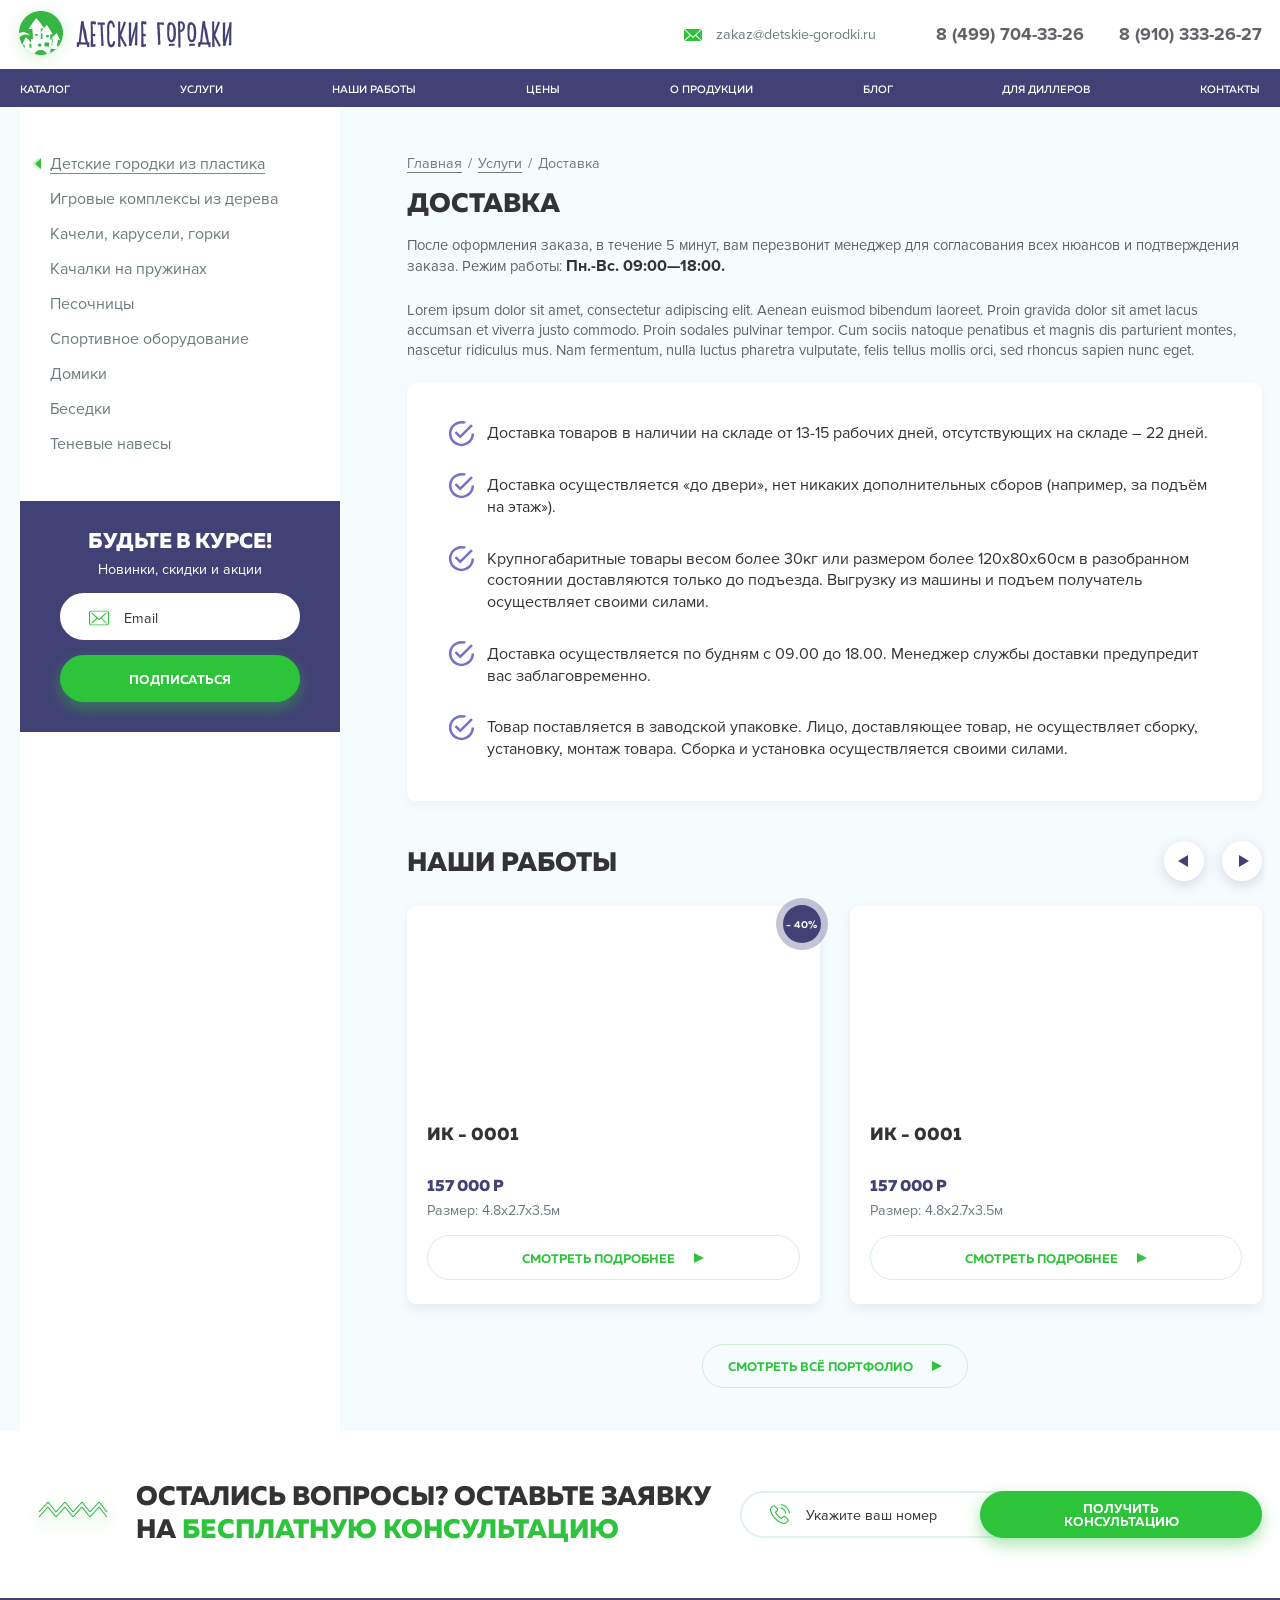
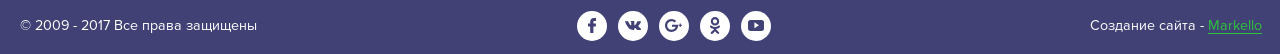
<file: service.html>
<!doctype html>
<!--[if lt IE 7]>      <html class="no-js lt-ie9 lt-ie8 lt-ie7" lang="ru"> <![endif]-->
<!--[if IE 7]>         <html class="no-js lt-ie9 lt-ie8" lang="ru"> <![endif]-->
<!--[if IE 8]>         <html class="no-js lt-ie9" lang="ru"> <![endif]-->
<!--[if gt IE 8]><!--> <html class="no-js" lang="ru"> <!--<![endif]-->
    <head>
        <meta charset="utf-8">
		<title>Услуги - Доставка</title>
        <meta name="description" content="">
        <meta name="keywords" content="">
        <meta name="viewport" content="width=device-width, initial-scale=1">
        <link rel="stylesheet" href="css/normalize.min.css">
        <link rel="stylesheet" href="vendor/swiper/css/swiper.min.css">
        <link rel="stylesheet" href="css/main.css">

		<link rel="shortcut icon" href="favicon.ico" type="image/x-icon" />
		<link rel="apple-touch-icon" href="apple-touch-icon.png" />
		<link rel="apple-touch-icon" sizes="57x57" href="apple-touch-icon-57x57.png" />
		<link rel="apple-touch-icon" sizes="72x72" href="apple-touch-icon-72x72.png" />
		<link rel="apple-touch-icon" sizes="76x76" href="apple-touch-icon-76x76.png" />
		<link rel="apple-touch-icon" sizes="114x114" href="apple-touch-icon-114x114.png" />
		<link rel="apple-touch-icon" sizes="120x120" href="apple-touch-icon-120x120.png" />
		<link rel="apple-touch-icon" sizes="144x144" href="apple-touch-icon-144x144.png" />
		<link rel="apple-touch-icon" sizes="152x152" href="apple-touch-icon-152x152.png" />
		<link rel="apple-touch-icon" sizes="180x180" href="apple-touch-icon-180x180.png" />
        <script src="vendor/modernizr-2.8.3-respond-1.4.2.min.js"></script>
    </head>
    <body>
        <!--[if lt IE 8]>
            <p class="browserupgrade">Вы используете <strong>устаревший</strong> браузер. Пожалуйста <a href="http://browsehappy.com/">обновите ваш браузер</a></p>
        <![endif]-->

		<header class="header">
			<div class="header__top">
				<div class="container">
					<div class="header__top_body">
						<a href="#" class="header__top_logo"><span><img src="images/logo.png" alt="" title=""></span></a>
						<a href="mailto:zakaz@detskie-gorodki.ru" class="header__top_mail"><i><svg xmlns="http://www.w3.org/2000/svg" width="18" height="12"><path d="M12.3 6L18 0.6 18 11.4 12.3 6ZM0.8 0L17.2 0 9 7.7 0.8 0ZM0 11.4L0 0.6 5.7 6 0 11.4ZM9 9L11.5 6.7 17.2 12 0.8 12 6.5 6.7 9 9Z" fill="rgb(45, 195, 59)"/></svg></i><span>zakaz@detskie-gorodki.ru</span></a>
						<div class="header__top_tels">
							<a href="tel:84997043326" class="header__top_tel"><span>8 (499) 704-33-26</span></a>
							<a href="tel:89103332627" class="header__top_tel"><span>8 (910) 333-26-27</span></a>
						</div>
					</div>
				</div>
			</div>
			<div class="header__bot">
				<div class="container header__bot_slider swiper-container">
					<nav class="header__bot_nav swiper-wrapper">
						<a href="#" class="swiper-slide"><span>Каталог</span></a>
						<a href="#" class="swiper-slide"><span>Услуги</span></a>
						<a href="#" class="swiper-slide"><span>Наши работы</span></a>
						<a href="#" class="swiper-slide"><span>Цены</span></a>
						<a href="#" class="swiper-slide"><span>О продукции</span></a>
						<a href="#" class="swiper-slide"><span>Блог</span></a>
						<a href="#" class="swiper-slide"><span>Для диллеров</span></a>
						<a href="#" class="swiper-slide"><span>Контакты</span></a>
					</nav>
					<div class="header__arr_prev"></div>
					<div class="header__arr_next"></div>
				</div>
			</div>
		</header>
        <section class="s_inner">
        	<div class="container">
        		<div class="s_inner__body">
        			<aside class="s_inner__aside">
						<div class="s_inner__aside_wrp">
							<div class="s_inner__aside_links">
								<a href="#" class="_current"><span>Детские городки из пластика</span></a>
								<a href="#"><span>Игровые комплексы из дерева</span></a>
								<a href="#"><span>Качели, карусели, горки</span></a>
								<a href="#"><span>Качалки на пружинах</span></a>
								<a href="#"><span>Песочницы</span></a>
								<a href="#"><span>Спортивное оборудование</span></a>
								<a href="#"><span>Домики</span></a>
								<a href="#"><span>Беседки</span></a>
								<a href="#"><span>Теневые навесы</span></a>
							</div>
							<form class="s_inner__aside_form _validate" action="/">
								<input type="hidden" name="form" value="Будьте в курсе!">
								<h5>Будьте в курсе!</h5>
								<p>Новинки, скидки и акции</p>
								<div class="g_input">
									<input type="email" name="mail">
									<small><i><svg xmlns="http://www.w3.org/2000/svg" width="20" height="15"><path d="M17.6 15L2.4 15C1.1 15 0 13.9 0 12.6L0 2.4C0 1.1 1.1 0 2.4 0L17.6 0C18.9 0 20 1.1 20 2.4L20 12.6C20 13.9 18.9 15 17.6 15ZM18.9 12.6L18.9 2.4C18.9 1.7 18.3 1.1 17.6 1.1L2.4 1.1C1.7 1.1 1.1 1.7 1.1 2.4L1.1 12.6C1.1 13.3 1.7 13.9 2.4 13.9L17.6 13.9C18.3 13.9 18.9 13.3 18.9 12.6L18.9 12.6ZM17.5 12.7C17.4 12.9 17.3 12.9 17.1 12.9 17 12.9 16.9 12.9 16.8 12.8L11.8 8.1 10.4 9.3C10.3 9.4 10.1 9.5 10 9.5 9.9 9.5 9.8 9.4 9.6 9.3L8.3 8.2 3.3 12.8C3.2 12.9 3 12.9 2.9 12.9 2.8 12.9 2.6 12.9 2.5 12.7 2.3 12.5 2.3 12.2 2.5 12L7.4 7.4 2.5 3.1C2.3 2.8 2.2 2.5 2.5 2.3 2.7 2 3 2 3.2 2.2L8.6 6.9C8.6 7 8.7 7 8.7 7 8.7 7 8.7 7 8.7 7L10 8.2 16.8 2.2C17 2 17.3 2 17.5 2.3 17.8 2.5 17.7 2.8 17.5 3.1L12.6 7.4 17.5 12C17.7 12.2 17.8 12.5 17.5 12.7Z" fill="rgb(45, 195, 59)"/></svg></i><span>Email</span></small>
								</div>
								<button type="submit"><span class="g_btn"><span>Подписаться</span></span></button>
							</form>
						</div>
        			</aside>
					<div class="s_category__sub s_category__service s_inner__main">
						<div class="g_breadcrumbs">
							<a href="#"><span>Главная</span></a>
							<small>/</small>
							<a href="#"><span>Услуги</span></a>
							<small>/</small>
							<span>Доставка</span>
						</div>
						<h1 class="g_title">Доставка</h1>
						<div class="g_txt">
							<p>После оформления заказа, в течение 5 минут, вам перезвонит менеджер для согласования всех нюансов и подтверждения заказа. Режим работы: <b>Пн.-Вс. 09:00—18:00.</b></p>
							<p>Lorem ipsum dolor sit amet, consectetur adipiscing elit. Aenean euismod bibendum laoreet. Proin gravida dolor sit amet lacus accumsan et viverra justo commodo. Proin sodales pulvinar tempor. Cum sociis natoque penatibus et magnis dis parturient montes, nascetur ridiculus mus. Nam fermentum, nulla luctus pharetra vulputate, felis tellus mollis orci, sed rhoncus sapien nunc eget.</p>
							<div class="g_txt__block">
								<ul class="_check">
									<li>Доставка товаров в наличии на складе от 13-15 рабочих дней, отсутствующих на складе – 22 дней.</li>
									<li>Доставка осуществляется «до двери», нет никаких дополнительных сборов (например, за подъём на этаж»).</li>
									<li>Крупногабаритные товары весом более 30кг или размером более 120x80x60см в разобранном состоянии доставляются только до подъезда. Выгрузку из машины и подъем получатель осуществляет своими силами.</li>
									<li>Доставка осуществляется по будням c 09.00 до 18.00. Менеджер службы доставки предупредит вас заблаговременно.</li>
									<li>Товар поставляется в заводской упаковке. Лицо, доставляющее товар, не осуществляет сборку, установку, монтаж товара. Сборка и установка осуществляется своими силами.</li>
								</ul>
							</div>
						</div>
						<div class="s_category__sub_slider_wrp swiper-container">
							<div class="s_items__head">
								<h2 class="g_title">Наши работы</h2>
								<div class="g_arr">
									<div class="g_arr__prev"></div>
									<div class="g_arr__next"></div>
								</div>
							</div>
							<div class="s_items__slider swiper-wrapper">
								<div class="s_items__item swiper-slide">
									<div class="s_items__item_img" style="background-image: url('http://placehold.it/285x178/2dc33b/fff')"></div>
									<h4><span>ИК - 0001</span><strong>157 000 р</strong></h4>
									<p>Размер: 4.8х2.7х3.5м</p>
									<a href="#" class="g_outline"><span>Смотреть подробнее</span><i></i></a>
									<div class="g_discount">- 40%</div>
								</div>
								<div class="s_items__item swiper-slide">
									<div class="s_items__item_img" style="background-image: url('http://placehold.it/285x178/414175/fff')"></div>
									<h4><span>ИК - 0001</span><strong>157 000 р</strong></h4>
									<p>Размер: 4.8х2.7х3.5м</p>
									<a href="#" class="g_outline"><span>Смотреть подробнее</span><i></i></a>
								</div>
								<div class="s_items__item swiper-slide">
									<div class="s_items__item_img" style="background-image: url('http://placehold.it/285x178/7171ca/fff')"></div>
									<h4><span>ИК - 0001 Lorem ipsum dolor</span><strong>157 000 р</strong></h4>
									<p>Размер: 4.8х2.7х3.5м</p>
									<a href="#" class="g_outline"><span>Смотреть подробнее</span><i></i></a>
								</div>
								<div class="s_items__item swiper-slide">
									<div class="s_items__item_img" style="background-image: url('http://placehold.it/285x178/2dc33b/fff')"></div>
									<h4><span>ИК - 0001</span><strong>157 000 р</strong></h4>
									<p>Размер: 4.8х2.7х3.5м</p>
									<a href="#" class="g_outline"><span>Смотреть подробнее</span><i></i></a>
								</div>
								<div class="s_items__item swiper-slide">
									<div class="s_items__item_img" style="background-image: url('http://placehold.it/285x178/7171ca/fff')"></div>
									<h4><span>ИК - 0001</span><strong>157 000 р</strong></h4>
									<p>
										Размер: 4.8х2.7х3.5м</p>
									<a href="#" class="g_outline"><span>Смотреть подробнее</span><i></i></a>
									<div class="g_discount">- 60%</div>
								</div>
								<div class="s_items__item swiper-slide">
									<div class="s_items__item_img" style="background-image: url('http://placehold.it/285x178/414175/fff')"></div>
									<h4><span>ИК - 0001</span><strong>157 000 р</strong></h4>
									<p>Размер: 4.8х2.7х3.5м</p>
									<a href="#" class="g_outline"><span>Смотреть подробнее</span><i></i></a>
								</div>
								<div class="s_items__item swiper-slide">
									<div class="s_items__item_img" style="background-image: url('http://placehold.it/285x178/2dc33b/fff')"></div>
									<h4><span>ИК - 0001</span><strong>157 000 р</strong></h4>
									<p>Размер: 4.8х2.7х3.5м</p>
									<a href="#" class="g_outline"><span>Смотреть подробнее</span><i></i></a>
								</div>
							</div>
							<a href="#" class="g_outline"><span>Смотреть всё портфолио</span><i></i></a>
						</div>
					</div>
        		</div>
        	</div>
        </section>
        <section class="s_form _white">
        	<div class="container">
        		<div class="s_form__body">
					<i style="margin-left: -16px; margin-bottom: -5px; margin-right: 10px"><img src="images/hr.png" alt=""></i>
        			<div class="s_form__txt">
						<h2 class="g_title">Остались вопросы? Оставьте заявку на <span>бесплатную консультацию</span></h2>
        			</div>
        			<form action="/" class="s_form__form _validate">
						<input type="hidden" name="form" value="Остались вопросы? Оставьте заявку на бесплатную консультацию">
						<div class="g_input">
							<input type="text" name="phone">
							<small><i><svg xmlns="http://www.w3.org/2000/svg" width="21" height="20"><path d="M20.5 9.5C20.5 9.5 20.5 9.5 20.4 9.5 20.2 9.5 19.9 9.3 19.9 9 19.5 7 18.6 5.2 17.2 3.8 15.7 2.4 13.9 1.5 12 1.1 11.7 1.1 11.4 0.8 11.5 0.5 11.6 0.2 11.8 0 12.2 0 14.4 0.4 16.4 1.4 18 3 19.6 4.6 20.6 6.6 21 8.8 21 9.1 20.8 9.4 20.5 9.5ZM12 3.6C13.3 3.9 14.6 4.5 15.5 5.5 16.5 6.4 17.1 7.6 17.4 9 17.4 9.3 17.2 9.6 16.9 9.6 16.9 9.7 16.8 9.7 16.8 9.7 16.5 9.7 16.3 9.5 16.2 9.2 16 8.1 15.5 7.1 14.7 6.3 13.9 5.5 12.9 4.9 11.8 4.8 11.5 4.7 11.3 4.4 11.3 4.1 11.4 3.8 11.7 3.6 12 3.6ZM8.2 7.4C7.9 7.7 7.6 8 7.2 8.4 7.5 8.9 7.8 9.5 8.4 10.2 9.5 11.5 10.6 12.5 11.8 13.3 12 13.4 12.1 13.5 12.3 13.5 12.4 13.6 12.5 13.7 12.6 13.7L13.9 12.4C14.4 12 14.9 11.7 15.4 11.7 15.9 11.7 16.4 12 16.8 12.4L19.1 14.7C19.6 15.1 19.8 15.6 19.8 16.2 19.8 16.7 19.6 17.2 19.1 17.6 19 17.8 18.8 18 18.6 18.2 18.3 18.4 18.1 18.7 17.9 18.9 17.9 18.9 17.8 18.9 17.8 19 17.2 19.7 16.4 20 15.4 20 15.3 20 15.2 20 15.1 20 13.7 19.9 12.4 19.4 11.4 18.9 8.9 17.7 6.6 15.9 4.8 13.7 3.2 11.9 2.2 10.2 1.5 8.3 1.3 7.6 0.9 6.4 1 5.2 1.1 4.4 1.4 3.8 1.9 3.2L3.3 1.8C3.4 1.8 3.4 1.8 3.4 1.8 3.8 1.4 4.3 1.2 4.8 1.2 5.3 1.2 5.8 1.4 6.2 1.8 6.5 2 6.8 2.3 7 2.6 7.1 2.7 7.3 2.8 7.4 3L8.6 4.1C9.4 5 9.4 6.2 8.6 7 8.4 7.2 8.3 7.3 8.2 7.4ZM7.8 4.9L6.6 3.8C6.5 3.6 6.3 3.5 6.2 3.4 5.9 3.1 5.7 2.8 5.4 2.6 5.4 2.6 5.4 2.6 5.4 2.6 5.3 2.5 5.1 2.3 4.8 2.3 4.6 2.3 4.4 2.4 4.2 2.6L2.7 4C2.4 4.4 2.2 4.8 2.1 5.3 2.1 6.1 2.2 6.9 2.6 7.9 3.2 9.7 4.2 11.3 5.7 13 7.4 15.1 9.5 16.7 11.9 17.9 12.8 18.3 13.9 18.8 15.2 18.9 15.3 18.9 15.3 18.9 15.4 18.9 16.1 18.9 16.6 18.6 17 18.2 17.3 17.9 17.5 17.6 17.8 17.3 18 17.2 18.2 17 18.3 16.8 18.8 16.4 18.8 15.9 18.3 15.5L16 13.2C16 13.2 16 13.2 16 13.2 15.8 13 15.6 12.9 15.4 12.9 15.1 12.9 14.9 13 14.7 13.2L13.3 14.6C13.2 14.7 13 14.9 12.6 14.9 12.5 14.9 12.4 14.9 12.2 14.8 12.2 14.8 12.2 14.8 12.2 14.8 12 14.7 11.9 14.6 11.8 14.6 11.6 14.5 11.4 14.4 11.2 14.3 9.9 13.4 8.6 12.3 7.5 10.9L7.5 10.9C6.8 10.1 6.4 9.4 6.1 8.6 6.1 8.6 6.1 8.6 6.1 8.6 6 8.4 5.9 8 6.3 7.6 6.3 7.6 6.3 7.6 6.3 7.6 6.7 7.3 7 7 7.4 6.6 7.5 6.5 7.6 6.4 7.8 6.2 8.2 5.8 8.2 5.4 7.8 4.9Z" fill="rgb(45, 195, 59)"/></svg></i><span>Укажите ваш номер</span></small>
						</div>
						<button type="submit"><span class="g_btn"><span>получить консультацию</span></span></button>
        			</form>
        		</div>
        	</div>
        </section>
		<footer class="footer">
			<div class="container">
				<div class="footer__body">
					<p>© 2009 - 2017 Все права защищены</p>
					<div class="footer__social">
						<a href="#" target="_blank"><span><svg xmlns="http://www.w3.org/2000/svg" width="8" height="15"><path d="M7.7 0L5.8 0C3.6 0 2.2 1.4 2.2 3.7L2.2 5.4 0.3 5.4C0.1 5.4 0 5.5 0 5.7L0 8.2C0 8.3 0.1 8.5 0.3 8.5L2.2 8.5 2.2 14.7C2.2 14.9 2.4 15 2.5 15L5.1 15C5.2 15 5.4 14.9 5.4 14.7L5.4 8.5 7.6 8.5C7.8 8.5 7.9 8.3 7.9 8.2L7.9 5.7C7.9 5.6 7.9 5.5 7.8 5.5 7.8 5.4 7.7 5.4 7.6 5.4L5.4 5.4 5.4 4C5.4 3.3 5.5 2.9 6.4 2.9L7.7 2.9C7.9 2.9 8 2.8 8 2.6L8 0.3C8 0.1 7.9 0 7.7 0Z" fill="rgb(65, 65, 117)"/></svg></span></a>
						<a href="#" target="_blank"><span><svg xmlns="http://www.w3.org/2000/svg" width="16" height="9"><path d="M15.3 7.3C14.9 6.7 14.3 6.2 13.8 5.7 13.3 5.3 13.3 5 13.6 4.5 14.1 3.9 14.5 3.3 14.9 2.7 15.3 2.2 15.7 1.6 15.9 1 16.1 0.6 16 0.4 15.5 0.3 15.5 0.3 15.4 0.3 15.3 0.3L12.8 0.3C12.5 0.3 12.3 0.4 12.2 0.7 12 1.1 11.9 1.5 11.7 1.8 11.3 2.6 10.8 3.4 10.2 4.1 10.1 4.2 9.9 4.4 9.7 4.3 9.4 4.2 9.3 3.8 9.3 3.6L9.3 0.7C9.3 0.3 9.2 0.1 8.8 0L6.1 0C5.8 0 5.6 0.1 5.4 0.4 5.3 0.5 5.3 0.6 5.5 0.6 5.9 0.7 6.2 1 6.2 1.4 6.3 2.1 6.3 2.8 6.3 3.5 6.3 3.7 6.2 3.9 6.1 4.1 6 4.4 5.8 4.5 5.5 4.3 5.3 4.1 5.1 3.9 4.9 3.6 4.3 2.7 3.8 1.8 3.4 0.8 3.3 0.5 3.1 0.3 2.8 0.3 2 0.3 1.2 0.3 0.5 0.3 0 0.3-0.1 0.5 0.1 1 0.9 2.8 1.8 4.6 3 6.2 3.7 7 4.4 7.8 5.3 8.3 6.3 8.9 7.4 9 8.6 9 9.2 9 9.3 8.8 9.4 8.3 9.4 7.9 9.4 7.5 9.6 7.2 9.8 6.9 10.1 6.8 10.4 7 10.5 7.1 10.7 7.2 10.8 7.4 11.1 7.7 11.4 8.1 11.7 8.4 12.1 8.8 12.6 9 13.2 9L15.5 9C15.9 9 16.1 8.5 15.9 8.1 15.7 7.8 15.5 7.5 15.3 7.3Z" fill="rgb(65, 65, 117)"/></svg></span></a>
						<a href="#" target="_blank"><span><svg xmlns="http://www.w3.org/2000/svg" width="17" height="13"><path d="M15.8 6.8L15.8 8.1 14.7 8.1 14.7 6.8 13.4 6.8 13.4 5.8 14.7 5.8 14.7 4.5 15.8 4.5 15.8 5.8 17 5.8 17 6.8 15.8 6.8ZM6.5 13C2.9 13 0 10.1 0 6.5 0 2.9 2.9 0 6.5 0 8.3 0 9.9 0.7 11.1 1.9L9.6 3.5C8.8 2.7 7.7 2.2 6.5 2.2 4.1 2.2 2.2 4.1 2.2 6.5 2.2 8.9 4.1 10.8 6.5 10.8 8.5 10.8 10.1 9.6 10.7 7.8L7 7.8 7 5.8 13 5.8 13 5.8 13 7.8C12.4 10.8 9.7 13 6.5 13Z" fill="rgb(65, 65, 117)"/></svg></span></a>
						<a href="#" target="_blank"><span><svg xmlns="http://www.w3.org/2000/svg" width="10" height="17"><path d="M9.7 10.3C9.2 10.8 8.6 11.2 7.9 11.5 7.3 11.8 6.5 11.9 5.8 12 5.9 12.1 6 12.1 6.1 12.2 7 13.2 8 14.2 8.9 15.2 9.3 15.5 9.3 15.9 9.2 16.3 9 16.7 8.5 17 8.1 17 7.8 17 7.6 16.8 7.4 16.6 6.7 15.9 6 15.2 5.2 14.4 5 14.2 4.9 14.2 4.8 14.4 4 15.2 3.3 15.9 2.5 16.7 2.2 17 1.8 17.1 1.4 16.9 1 16.7 0.8 16.3 0.8 15.8 0.8 15.5 0.9 15.3 1.1 15.1 2.1 14.1 3 13.2 4 12.2 4 12.1 4.1 12.1 4.2 12 2.9 11.8 1.7 11.5 0.7 10.7 0.6 10.6 0.5 10.5 0.4 10.4 -0.1 10-0.1 9.5 0.2 9 0.5 8.6 1 8.4 1.5 8.7 1.6 8.7 1.7 8.8 1.8 8.9 3.7 10.2 6.2 10.2 8.1 8.9 8.3 8.8 8.5 8.7 8.7 8.6 9.2 8.5 9.6 8.6 9.8 9 10.1 9.5 10.1 9.9 9.7 10.3ZM5 8.6C2.7 8.6 0.8 6.6 0.8 4.3 0.8 1.9 2.7 0 5 0 7.3 0 9.2 2 9.2 4.4 9.2 6.7 7.3 8.6 5 8.6ZM5 2.2C3.8 2.2 2.9 3.1 2.9 4.3 2.9 5.5 3.9 6.4 5 6.4 6.2 6.4 7.1 5.5 7.1 4.3 7.1 3.1 6.1 2.2 5 2.2Z" fill="rgb(65, 65, 117)"/></svg></span></a>
						<a href="#" target="_blank"><span><svg xmlns="http://www.w3.org/2000/svg" width="16" height="11"><path d="M16 2.4C16 1.1 14.9 0 13.6 0L2.4 0C1.1 0 0 1.1 0 2.4L0 8.7C0 9.9 1.1 11 2.4 11L13.6 11C14.9 11 16 9.9 16 8.7L16 2.4ZM6.4 8.2L6.4 2.2 11 5.2 6.4 8.2Z" fill="rgb(65, 65, 117)"/></svg></span></a>
					</div>
					<p>Создание сайта - <a href="#" target="_blank"><span>Markello</span></a></p>
				</div>
			</div>
		</footer>

		<!--hidden-->
		<div class="overlay">
			<div class="popup popup_delivery">
				<div class="popup__close _close_pop"><span>&times;</span></div>
				<div class="g_txt">
					<h2 class="g_title">Условия доставки</h2>
					<p>После оформления заказа, в течение 5 минут, вам перезвонит менеджер для согласования всех нюансов и подтверждения заказа. Режим работы: <strong>Пн.-Вс. 09:00—18:00</strong>.</p>
					<ul class="_check">
						<li>Оплата наличными</li>
						<li>Оплата через банк</li>
						<li>Безналичный платеж без НДС</li>
						<li>Электронные деньги</li>
					</ul>
					<hr>
					<ul>
						<li>Доставка товаров в наличии на складе от 13-15 рабочих дней, отсутствующих на складе – 22 дней</li>
						<li>Доставка осуществляется «до двери», нет никаких дополнительных сборов (например, «за подъём на этаж»).</li>
						<li>Крупногабаритные товары весом более 30кг или размером более 120x80x60см в разобранном состоянии доставляются только до подъезда. Выгрузку из машины и подъем получатель осуществляет своими силами.</li>
						<li>Доставка осуществляется по будням c 09.00 до 18.00. Менеджер службы доставки предупредит вас заблаговременно.</li>
						<li>Товар поставляется в заводской упаковке. Лицо, доставляющее товар, не осуществляет сборку, установку, монтаж товара. Сборка и установка осуществляется своими силами.</li>
					</ul>
					<hr>
					<div class="popup_delivery__btns">
						<a href="#" class="popup_delivery__btns_more"><span>Читайте так же:</span></a>
						<a href="#" class="g_outline"><svg xmlns="http://www.w3.org/2000/svg" width="32" height="22"><path d="M29.9 16.8L27 16.8 27 20.4C27 21.3 26.3 22 25.4 22L1.6 22C0.7 22 0 21.3 0 20.4L0 6.8C0 5.9 0.7 5.2 1.6 5.2L5 5.2 5 2.1C5 1 6 0 7.1 0L29.9 0C31 0 32 1 32 2.1L32 14.6C32 15.8 31 16.8 29.9 16.8ZM25.4 20.4L25.4 17.6C23.9 17.7 22.8 18.9 22.6 20.4L25.4 20.4ZM1.6 20.4L4.4 20.4C4.2 18.9 3 17.7 1.6 17.5L1.6 20.4ZM1.6 6.8L1.6 9.6C3 9.5 4.2 8.3 4.4 6.8L1.6 6.8ZM1.6 11.2L1.6 16C3.9 16.2 5.8 18.1 5.9 20.4L21 20.4C21.2 18.1 23.1 16.2 25.4 16L25.4 11.3C23.1 11.1 21.2 9.2 21 6.8L6 6.8C5.8 9.2 3.9 11.1 1.6 11.2ZM25.4 9.7L25.4 6.8 22.6 6.8C22.8 8.3 23.9 9.5 25.4 9.7ZM30.4 2.1C30.4 1.8 30.2 1.6 29.9 1.6L7.1 1.6C6.8 1.6 6.6 1.8 6.6 2.1L6.6 5.2 25.4 5.2C26.3 5.2 27 5.9 27 6.8L27 15.2 29.9 15.2C30.2 15.2 30.4 14.9 30.4 14.6L30.4 2.1ZM22.3 13.6C22.3 14 21.9 14.4 21.5 14.4L18.5 14.4C18.1 14.4 17.7 14 17.7 13.6 17.7 13.2 18.1 12.8 18.5 12.8L21.5 12.8C21.9 12.8 22.3 13.2 22.3 13.6ZM12.8 12.8L14.2 12.8C15.4 12.8 16.4 13.8 16.4 15.1 16.4 16.3 15.5 17.3 14.3 17.4L14.3 18C14.3 18.4 13.9 18.8 13.5 18.8 13.1 18.8 12.7 18.4 12.7 18L12.7 17.4 11.8 17.4C11.3 17.4 11 17 11 16.6 11 16.1 11.3 15.8 11.8 15.8L14.2 15.8C14.5 15.8 14.8 15.5 14.8 15.1 14.8 14.7 14.5 14.4 14.2 14.4L12.8 14.4C11.6 14.4 10.6 13.4 10.6 12.1 10.6 10.9 11.5 9.9 12.7 9.9L12.7 9.2C12.7 8.8 13.1 8.5 13.5 8.5 13.9 8.5 14.3 8.8 14.3 9.2L14.3 9.9 15.2 9.9C15.6 9.9 16 10.2 16 10.7 16 11.1 15.6 11.4 15.2 11.4L12.8 11.4C12.4 11.4 12.1 11.8 12.1 12.1 12.1 12.5 12.4 12.8 12.8 12.8ZM8.3 14.4L5.3 14.4C4.9 14.4 4.5 14 4.5 13.6 4.5 13.2 4.9 12.8 5.3 12.8L8.3 12.8C8.8 12.8 9.1 13.2 9.1 13.6 9.1 14 8.8 14.4 8.3 14.4Z" fill="rgb(45, 195, 59)"/></svg><span>Гарантия возврата</span></a>
					</div>
				</div>
			</div>
			<div class="popup popup_order">
				<div class="popup__close _close_pop"><span>&times;</span></div>
				<div class="g_txt">
					<h2 class="g_title">Товар: ИК - 1075</h2>
					<p>Мы перезвоним вам через 5 минут для уточнения деталей заказа</p>
				</div>
				<form action="/" class="popup_order__form _validate">
					<input type="hidden" name="form" value="Товар: ИК - 1075">
					<div class="g_input">
						<input type="text" name="phone">
						<small><i><svg xmlns="http://www.w3.org/2000/svg" width="21" height="20"><path d="M20.5 9.5C20.5 9.5 20.5 9.5 20.4 9.5 20.2 9.5 19.9 9.3 19.9 9 19.5 7 18.6 5.2 17.2 3.8 15.7 2.4 13.9 1.5 12 1.1 11.7 1.1 11.4 0.8 11.5 0.5 11.6 0.2 11.8 0 12.2 0 14.4 0.4 16.4 1.4 18 3 19.6 4.6 20.6 6.6 21 8.8 21 9.1 20.8 9.4 20.5 9.5ZM12 3.6C13.3 3.9 14.6 4.5 15.5 5.5 16.5 6.4 17.1 7.6 17.4 9 17.4 9.3 17.2 9.6 16.9 9.6 16.9 9.7 16.8 9.7 16.8 9.7 16.5 9.7 16.3 9.5 16.2 9.2 16 8.1 15.5 7.1 14.7 6.3 13.9 5.5 12.9 4.9 11.8 4.8 11.5 4.7 11.3 4.4 11.3 4.1 11.4 3.8 11.7 3.6 12 3.6ZM8.2 7.4C7.9 7.7 7.6 8 7.2 8.4 7.5 8.9 7.8 9.5 8.4 10.2 9.5 11.5 10.6 12.5 11.8 13.3 12 13.4 12.1 13.5 12.3 13.5 12.4 13.6 12.5 13.7 12.6 13.7L13.9 12.4C14.4 12 14.9 11.7 15.4 11.7 15.9 11.7 16.4 12 16.8 12.4L19.1 14.7C19.6 15.1 19.8 15.6 19.8 16.2 19.8 16.7 19.6 17.2 19.1 17.6 19 17.8 18.8 18 18.6 18.2 18.3 18.4 18.1 18.7 17.9 18.9 17.9 18.9 17.8 18.9 17.8 19 17.2 19.7 16.4 20 15.4 20 15.3 20 15.2 20 15.1 20 13.7 19.9 12.4 19.4 11.4 18.9 8.9 17.7 6.6 15.9 4.8 13.7 3.2 11.9 2.2 10.2 1.5 8.3 1.3 7.6 0.9 6.4 1 5.2 1.1 4.4 1.4 3.8 1.9 3.2L3.3 1.8C3.4 1.8 3.4 1.8 3.4 1.8 3.8 1.4 4.3 1.2 4.8 1.2 5.3 1.2 5.8 1.4 6.2 1.8 6.5 2 6.8 2.3 7 2.6 7.1 2.7 7.3 2.8 7.4 3L8.6 4.1C9.4 5 9.4 6.2 8.6 7 8.4 7.2 8.3 7.3 8.2 7.4ZM7.8 4.9L6.6 3.8C6.5 3.6 6.3 3.5 6.2 3.4 5.9 3.1 5.7 2.8 5.4 2.6 5.4 2.6 5.4 2.6 5.4 2.6 5.3 2.5 5.1 2.3 4.8 2.3 4.6 2.3 4.4 2.4 4.2 2.6L2.7 4C2.4 4.4 2.2 4.8 2.1 5.3 2.1 6.1 2.2 6.9 2.6 7.9 3.2 9.7 4.2 11.3 5.7 13 7.4 15.1 9.5 16.7 11.9 17.9 12.8 18.3 13.9 18.8 15.2 18.9 15.3 18.9 15.3 18.9 15.4 18.9 16.1 18.9 16.6 18.6 17 18.2 17.3 17.9 17.5 17.6 17.8 17.3 18 17.2 18.2 17 18.3 16.8 18.8 16.4 18.8 15.9 18.3 15.5L16 13.2C16 13.2 16 13.2 16 13.2 15.8 13 15.6 12.9 15.4 12.9 15.1 12.9 14.9 13 14.7 13.2L13.3 14.6C13.2 14.7 13 14.9 12.6 14.9 12.5 14.9 12.4 14.9 12.2 14.8 12.2 14.8 12.2 14.8 12.2 14.8 12 14.7 11.9 14.6 11.8 14.6 11.6 14.5 11.4 14.4 11.2 14.3 9.9 13.4 8.6 12.3 7.5 10.9L7.5 10.9C6.8 10.1 6.4 9.4 6.1 8.6 6.1 8.6 6.1 8.6 6.1 8.6 6 8.4 5.9 8 6.3 7.6 6.3 7.6 6.3 7.6 6.3 7.6 6.7 7.3 7 7 7.4 6.6 7.5 6.5 7.6 6.4 7.8 6.2 8.2 5.8 8.2 5.4 7.8 4.9Z" fill="rgb(45, 195, 59)"/></svg></i><span>Укажите ваш номер</span></small>
					</div>
					<button type="submit"><span class="g_btn"><span>Заказать товар</span></span></button>
				</form>
			</div>
			<div class="popup popup_thnx">
				<div class="popup__close _close_pop"><span>&times;</span></div>
				<div class="g_txt">
					<h2 class="g_title">Спасибо за заявку!</h2>
					<h6>Наш менеджер скоро свяжется с Вами!</h6>
				</div>
			</div>
		</div>
		<svg xmlns="http://www.w3.org/2000/svg" xmlns:xlink="http://www.w3.org/1999/xlink" class="svg_filters">
			<defs>
				<filter filterUnits="userSpaceOnUse" id="Filter_0" x="0px" y="0px">
					<feOffset in="SourceAlpha" dx="0" dy="8" />
					<feGaussianBlur result="blurOut" stdDeviation="4" />
					<feFlood flood-color="rgb(65, 65, 117)" result="floodOut" />
					<feComposite operator="atop" in="floodOut" in2="blurOut" />
					<feComponentTransfer><feFuncA type="linear" slope="0.3"/></feComponentTransfer>
					<feMerge>
						<feMergeNode/>
						<feMergeNode in="SourceGraphic"/>
					</feMerge>
				</filter>
				<clipPath id="clip_pop"><circle cx="0" cy="0" r="0"></circle></clipPath>
			</defs>
		</svg>

        <script src="https://cdnjs.cloudflare.com/ajax/libs/jquery/3.1.1/jquery.min.js"></script>
        <script>window.jQuery || document.write('<script src="vendor/jquery-3.1.1.min"><\/script>')</script>
        <script src="vendor/jquery.validate.min.js"></script>
        <script src="vendor/swiper/js/swiper.min.js"></script>
        <script src="vendor/anime.min.js"></script>
        <script src="vendor/sticky.min.js"></script>
        <script src="js/main.js"></script>
<!--		<script src="_trg.js"></script>-->
    </body>
</html>
</file>
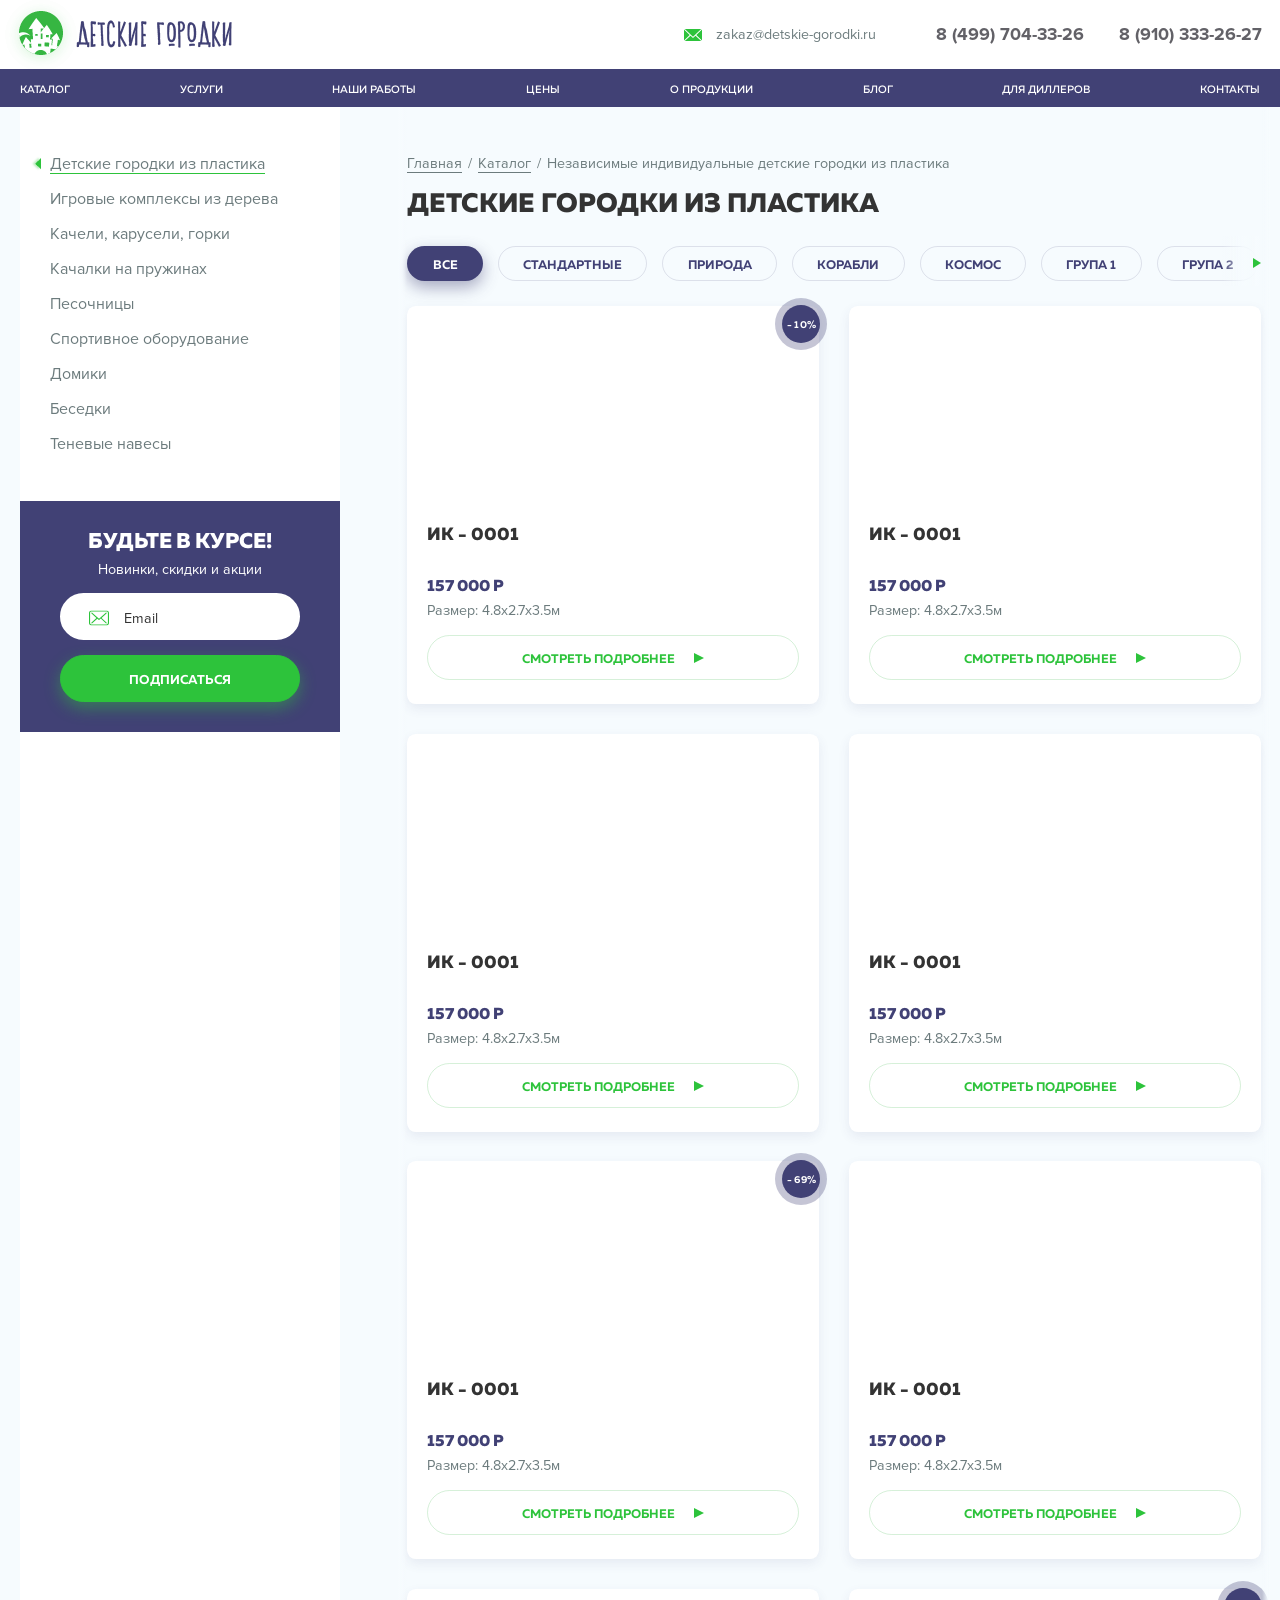
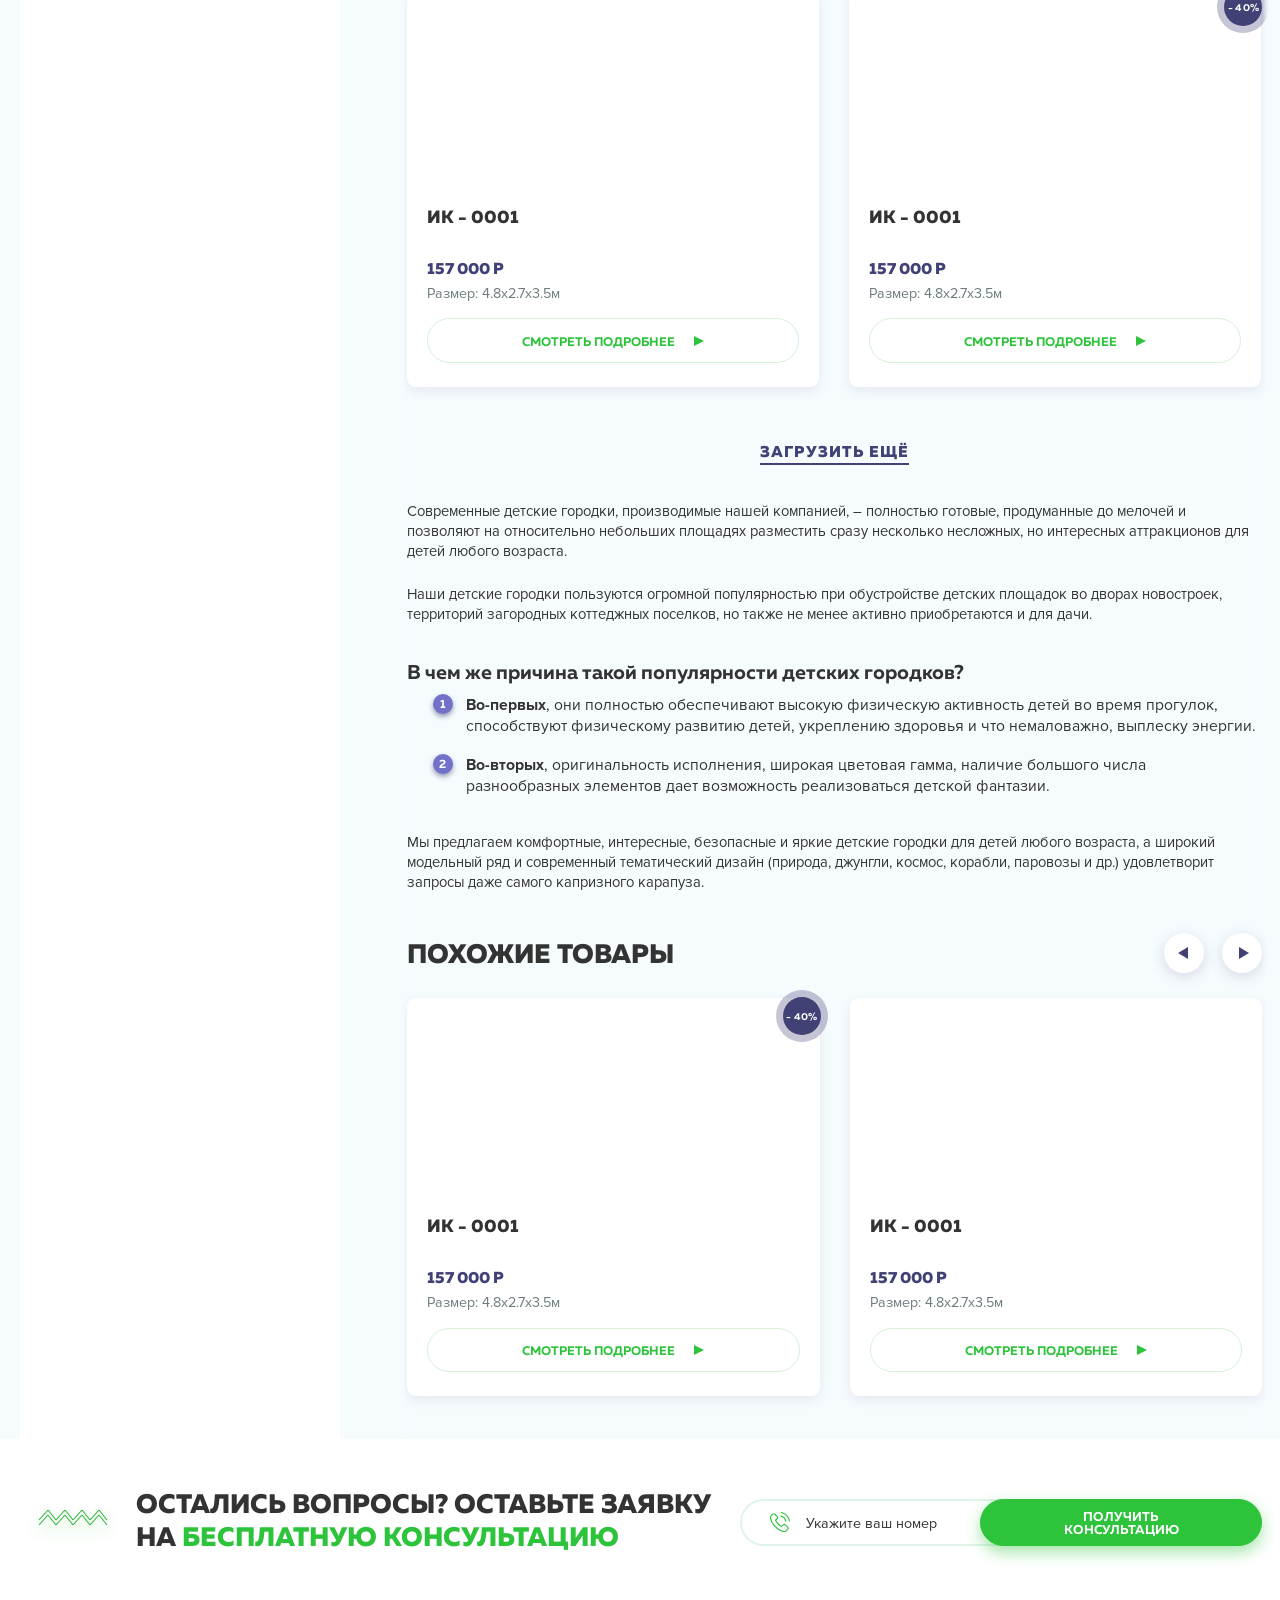
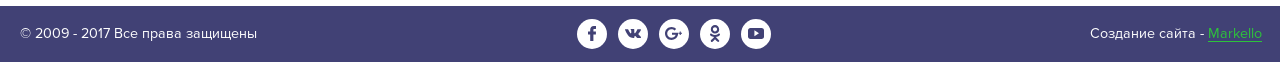
<file: sub.html>
<!doctype html>
<!--[if lt IE 7]>      <html class="no-js lt-ie9 lt-ie8 lt-ie7" lang="ru"> <![endif]-->
<!--[if IE 7]>         <html class="no-js lt-ie9 lt-ie8" lang="ru"> <![endif]-->
<!--[if IE 8]>         <html class="no-js lt-ie9" lang="ru"> <![endif]-->
<!--[if gt IE 8]><!--> <html class="no-js" lang="ru"> <!--<![endif]-->
    <head>
        <meta charset="utf-8">
		<title>Каталог товаров - Детские городки из пластика</title>
        <meta name="description" content="">
        <meta name="keywords" content="">
        <meta name="viewport" content="width=device-width, initial-scale=1">
        <link rel="stylesheet" href="css/normalize.min.css">
        <link rel="stylesheet" href="vendor/swiper/css/swiper.min.css">
        <link rel="stylesheet" href="css/main.css">

		<link rel="shortcut icon" href="favicon.ico" type="image/x-icon" />
		<link rel="apple-touch-icon" href="apple-touch-icon.png" />
		<link rel="apple-touch-icon" sizes="57x57" href="apple-touch-icon-57x57.png" />
		<link rel="apple-touch-icon" sizes="72x72" href="apple-touch-icon-72x72.png" />
		<link rel="apple-touch-icon" sizes="76x76" href="apple-touch-icon-76x76.png" />
		<link rel="apple-touch-icon" sizes="114x114" href="apple-touch-icon-114x114.png" />
		<link rel="apple-touch-icon" sizes="120x120" href="apple-touch-icon-120x120.png" />
		<link rel="apple-touch-icon" sizes="144x144" href="apple-touch-icon-144x144.png" />
		<link rel="apple-touch-icon" sizes="152x152" href="apple-touch-icon-152x152.png" />
		<link rel="apple-touch-icon" sizes="180x180" href="apple-touch-icon-180x180.png" />
        <script src="vendor/modernizr-2.8.3-respond-1.4.2.min.js"></script>
    </head>
    <body>
        <!--[if lt IE 8]>
            <p class="browserupgrade">Вы используете <strong>устаревший</strong> браузер. Пожалуйста <a href="http://browsehappy.com/">обновите ваш браузер</a></p>
        <![endif]-->

		<header class="header">
			<div class="header__top">
				<div class="container">
					<div class="header__top_body">
						<a href="#" class="header__top_logo"><span><img src="images/logo.png" alt="" title=""></span></a>
						<a href="mailto:zakaz@detskie-gorodki.ru" class="header__top_mail"><i><svg xmlns="http://www.w3.org/2000/svg" width="18" height="12"><path d="M12.3 6L18 0.6 18 11.4 12.3 6ZM0.8 0L17.2 0 9 7.7 0.8 0ZM0 11.4L0 0.6 5.7 6 0 11.4ZM9 9L11.5 6.7 17.2 12 0.8 12 6.5 6.7 9 9Z" fill="rgb(45, 195, 59)"/></svg></i><span>zakaz@detskie-gorodki.ru</span></a>
						<div class="header__top_tels">
							<a href="tel:84997043326" class="header__top_tel"><span>8 (499) 704-33-26</span></a>
							<a href="tel:89103332627" class="header__top_tel"><span>8 (910) 333-26-27</span></a>
						</div>
					</div>
				</div>
			</div>
			<div class="header__bot">
				<div class="container header__bot_slider swiper-container">
					<nav class="header__bot_nav swiper-wrapper">
						<a href="#" class="swiper-slide"><span>Каталог</span></a>
						<a href="#" class="swiper-slide"><span>Услуги</span></a>
						<a href="#" class="swiper-slide"><span>Наши работы</span></a>
						<a href="#" class="swiper-slide"><span>Цены</span></a>
						<a href="#" class="swiper-slide"><span>О продукции</span></a>
						<a href="#" class="swiper-slide"><span>Блог</span></a>
						<a href="#" class="swiper-slide"><span>Для диллеров</span></a>
						<a href="#" class="swiper-slide"><span>Контакты</span></a>
					</nav>
					<div class="header__arr_prev"></div>
					<div class="header__arr_next"></div>
				</div>
			</div>
		</header>
        <section class="s_inner">
        	<div class="container">
        		<div class="s_inner__body">
        			<aside class="s_inner__aside">
						<div class="s_inner__aside_wrp">
							<div class="s_inner__aside_links">
								<a href="#" class="_current"><span>Детские городки из пластика</span></a>
								<a href="#"><span>Игровые комплексы из дерева</span></a>
								<a href="#"><span>Качели, карусели, горки</span></a>
								<a href="#"><span>Качалки на пружинах</span></a>
								<a href="#"><span>Песочницы</span></a>
								<a href="#"><span>Спортивное оборудование</span></a>
								<a href="#"><span>Домики</span></a>
								<a href="#"><span>Беседки</span></a>
								<a href="#"><span>Теневые навесы</span></a>
							</div>
							<form class="s_inner__aside_form _validate" action="/">
								<input type="hidden" name="form" value="Будьте в курсе!">
								<h5>Будьте в курсе!</h5>
								<p>Новинки, скидки и акции</p>
								<div class="g_input">
									<input type="email" name="mail">
									<small><i><svg xmlns="http://www.w3.org/2000/svg" width="20" height="15"><path d="M17.6 15L2.4 15C1.1 15 0 13.9 0 12.6L0 2.4C0 1.1 1.1 0 2.4 0L17.6 0C18.9 0 20 1.1 20 2.4L20 12.6C20 13.9 18.9 15 17.6 15ZM18.9 12.6L18.9 2.4C18.9 1.7 18.3 1.1 17.6 1.1L2.4 1.1C1.7 1.1 1.1 1.7 1.1 2.4L1.1 12.6C1.1 13.3 1.7 13.9 2.4 13.9L17.6 13.9C18.3 13.9 18.9 13.3 18.9 12.6L18.9 12.6ZM17.5 12.7C17.4 12.9 17.3 12.9 17.1 12.9 17 12.9 16.9 12.9 16.8 12.8L11.8 8.1 10.4 9.3C10.3 9.4 10.1 9.5 10 9.5 9.9 9.5 9.8 9.4 9.6 9.3L8.3 8.2 3.3 12.8C3.2 12.9 3 12.9 2.9 12.9 2.8 12.9 2.6 12.9 2.5 12.7 2.3 12.5 2.3 12.2 2.5 12L7.4 7.4 2.5 3.1C2.3 2.8 2.2 2.5 2.5 2.3 2.7 2 3 2 3.2 2.2L8.6 6.9C8.6 7 8.7 7 8.7 7 8.7 7 8.7 7 8.7 7L10 8.2 16.8 2.2C17 2 17.3 2 17.5 2.3 17.8 2.5 17.7 2.8 17.5 3.1L12.6 7.4 17.5 12C17.7 12.2 17.8 12.5 17.5 12.7Z" fill="rgb(45, 195, 59)"/></svg></i><span>Email</span></small>
								</div>
								<button type="submit"><span class="g_btn"><span>Подписаться</span></span></button>
							</form>
						</div>
        			</aside>
					<div class="s_category__sub s_inner__main">
						<div class="g_breadcrumbs">
							<a href="#"><span>Главная</span></a>
							<small>/</small>
							<a href="#"><span>Каталог</span></a>
							<small>/</small>
							<span>Независимые индивидуальные детские городки из пластика</span>
						</div>
						<h1 class="g_title">Детские городки из пластика</h1>
						<div class="s_pricing__filter_wrp swiper-container">
							<div class="s_pricing__filter swiper-wrapper">
								<a href="#" class="swiper-slide _current"><span>Все</span></a>
								<a href="#" class="swiper-slide"><span>Стандартные</span></a>
								<a href="#" class="swiper-slide"><span>Природа</span></a>
								<a href="#" class="swiper-slide"><span>Корабли</span></a>
								<a href="#" class="swiper-slide"><span>Космос</span></a>
								<a href="#" class="swiper-slide"><span>Група 1</span></a>
								<a href="#" class="swiper-slide"><span>Група 2</span></a>
								<a href="#" class="swiper-slide"><span>Група 3</span></a>
								<a href="#" class="swiper-slide"><span>Група 4</span></a>
							</div>
							<div class="s_pricing__arr">
								<div class="s_pricing__arr_prev"></div>
								<div class="s_pricing__arr_next"></div>
							</div>
						</div>
						<div class="s_category__sub_body">
							<div class="s_items__item" data-groups='["Стандартные","Природа"]'>
								<div class="s_items__item_img" style="background-image: url('http://placehold.it/285x178/2dc33b/fff')"></div>
								<h4><span>ИК - 0001</span><strong>157 000 р</strong></h4>
								<p>Размер: 4.8х2.7х3.5м</p>
								<a href="#" class="g_outline"><span>Смотреть подробнее</span><i></i></a>
								<div class="g_discount">- 10%</div>
							</div>
							<div class="s_items__item" data-groups='["Природа","Корабли"]'>
								<div class="s_items__item_img" style="background-image: url('http://placehold.it/285x178/2dc33b/fff')"></div>
								<h4><span>ИК - 0001</span><strong>157 000 р</strong></h4>
								<p>Размер: 4.8х2.7х3.5м</p>
								<a href="#" class="g_outline"><span>Смотреть подробнее</span><i></i></a>
							</div>
							<div class="s_items__item" data-groups='["Природа","Група 1"]'>
								<div class="s_items__item_img" style="background-image: url('http://placehold.it/285x178/2dc33b/fff')"></div>
								<h4><span>ИК - 0001</span><strong>157 000 р</strong></h4>
								<p>Размер: 4.8х2.7х3.5м</p>
								<a href="#" class="g_outline"><span>Смотреть подробнее</span><i></i></a>
							</div>
							<div class="s_items__item" data-groups='["Корабли","Група 2","Група 3"]'>
								<div class="s_items__item_img" style="background-image: url('http://placehold.it/285x178/2dc33b/fff')"></div>
								<h4><span>ИК - 0001</span><strong>157 000 р</strong></h4>
								<p>Размер: 4.8х2.7х3.5м</p>
								<a href="#" class="g_outline"><span>Смотреть подробнее</span><i></i></a>
							</div>
							<div class="s_items__item" data-groups='["Космос","Група 1"]'>
								<div class="s_items__item_img" style="background-image: url('http://placehold.it/285x178/2dc33b/fff')"></div>
								<h4><span>ИК - 0001</span><strong>157 000 р</strong></h4>
								<p>Размер: 4.8х2.7х3.5м</p>
								<a href="#" class="g_outline"><span>Смотреть подробнее</span><i></i></a>
								<div class="g_discount">- 69%</div>
							</div>
							<div class="s_items__item" data-groups='["Космос","Природа","Стандартные"]'>
								<div class="s_items__item_img" style="background-image: url('http://placehold.it/285x178/2dc33b/fff')"></div>
								<h4><span>ИК - 0001</span><strong>157 000 р</strong></h4>
								<p>Размер: 4.8х2.7х3.5м</p>
								<a href="#" class="g_outline"><span>Смотреть подробнее</span><i></i></a>
							</div>
							<div class="s_items__item" data-groups='["Природа","Група 4","Група 1","Група 3"]'>
								<div class="s_items__item_img" style="background-image: url('http://placehold.it/285x178/2dc33b/fff')"></div>
								<h4><span>ИК - 0001</span><strong>157 000 р</strong></h4>
								<p>Размер: 4.8х2.7х3.5м</p>
								<a href="#" class="g_outline"><span>Смотреть подробнее</span><i></i></a>
							</div>
							<div class="s_items__item" data-groups='["Природа","Група 1"]'>
								<div class="s_items__item_img" style="background-image: url('http://placehold.it/285x178/2dc33b/fff')"></div>
								<h4><span>ИК - 0001</span><strong>157 000 р</strong></h4>
								<p>Размер: 4.8х2.7х3.5м</p>
								<a href="#" class="g_outline"><span>Смотреть подробнее</span><i></i></a>
								<div class="g_discount">- 40%</div>
							</div>
						</div>
						<a href="#" class="g_more" onclick="$(this).addClass('_active');event.preventDefault();"><span>Загрузить ещё</span><i class="loader"></i></a>
						<div class="g_txt">
							<p>Современные детские городки, производимые нашей компанией, – полностью готовые, продуманные до мелочей и  позволяют на относительно небольших площадях разместить сразу несколько несложных, но интересных аттракционов для детей любого возраста.</p>
							<p>Наши детские городки пользуются огромной популярностью при обустройстве детских площадок во дворах новостроек, территорий загородных коттеджных поселков, но также не менее активно приобретаются и для дачи.</p>
							<h5>В чем же причина такой популярности детских городков?</h5>
							<ol>
								<li><b>Во-первых</b>, они полностью обеспечивают высокую физическую активность детей во время прогулок, способствуют физическому развитию детей, укреплению здоровья и что немаловажно, выплеску энергии.</li>
								<li><b>Во-вторых</b>, оригинальность исполнения, широкая цветовая гамма, наличие большого числа разнообразных элементов дает возможность реализоваться детской фантазии.</li>
							</ol>
							<p>Мы предлагаем комфортные, интересные, безопасные и яркие детские городки для детей любого возраста, а широкий модельный ряд  и современный тематический дизайн (природа, джунгли, космос, корабли, паровозы и др.) удовлетворит запросы даже самого капризного карапуза.</p>
						</div>
						<div class="s_category__sub_slider_wrp swiper-container">
							<div class="s_items__head">
								<h2 class="g_title">Похожие товары</h2>
								<div class="g_arr">
									<div class="g_arr__prev"></div>
									<div class="g_arr__next"></div>
								</div>
							</div>
							<div class="s_items__slider swiper-wrapper">
								<div class="s_items__item swiper-slide">
									<div class="s_items__item_img" style="background-image: url('http://placehold.it/285x178/2dc33b/fff')"></div>
									<h4><span>ИК - 0001</span><strong>157 000 р</strong></h4>
									<p>Размер: 4.8х2.7х3.5м</p>
									<a href="#" class="g_outline"><span>Смотреть подробнее</span><i></i></a>
									<div class="g_discount">- 40%</div>
								</div>
								<div class="s_items__item swiper-slide">
									<div class="s_items__item_img" style="background-image: url('http://placehold.it/285x178/414175/fff')"></div>
									<h4><span>ИК - 0001</span><strong>157 000 р</strong></h4>
									<p>Размер: 4.8х2.7х3.5м</p>
									<a href="#" class="g_outline"><span>Смотреть подробнее</span><i></i></a>
								</div>
								<div class="s_items__item swiper-slide">
									<div class="s_items__item_img" style="background-image: url('http://placehold.it/285x178/7171ca/fff')"></div>
									<h4><span>ИК - 0001 Lorem ipsum dolor</span><strong>157 000 р</strong></h4>
									<p>Размер: 4.8х2.7х3.5м</p>
									<a href="#" class="g_outline"><span>Смотреть подробнее</span><i></i></a>
								</div>
								<div class="s_items__item swiper-slide">
									<div class="s_items__item_img" style="background-image: url('http://placehold.it/285x178/2dc33b/fff')"></div>
									<h4><span>ИК - 0001</span><strong>157 000 р</strong></h4>
									<p>Размер: 4.8х2.7х3.5м</p>
									<a href="#" class="g_outline"><span>Смотреть подробнее</span><i></i></a>
								</div>
								<div class="s_items__item swiper-slide">
									<div class="s_items__item_img" style="background-image: url('http://placehold.it/285x178/7171ca/fff')"></div>
									<h4><span>ИК - 0001</span><strong>157 000 р</strong></h4>
									<p>
										Размер: 4.8х2.7х3.5м</p>
									<a href="#" class="g_outline"><span>Смотреть подробнее</span><i></i></a>
									<div class="g_discount">- 60%</div>
								</div>
								<div class="s_items__item swiper-slide">
									<div class="s_items__item_img" style="background-image: url('http://placehold.it/285x178/414175/fff')"></div>
									<h4><span>ИК - 0001</span><strong>157 000 р</strong></h4>
									<p>Размер: 4.8х2.7х3.5м</p>
									<a href="#" class="g_outline"><span>Смотреть подробнее</span><i></i></a>
								</div>
								<div class="s_items__item swiper-slide">
									<div class="s_items__item_img" style="background-image: url('http://placehold.it/285x178/2dc33b/fff')"></div>
									<h4><span>ИК - 0001</span><strong>157 000 р</strong></h4>
									<p>Размер: 4.8х2.7х3.5м</p>
									<a href="#" class="g_outline"><span>Смотреть подробнее</span><i></i></a>
								</div>
							</div>
						</div>
					</div>
        		</div>
        	</div>
        </section>
        <section class="s_form _white">
        	<div class="container">
        		<div class="s_form__body">
					<i style="margin-left: -16px; margin-bottom: -5px; margin-right: 10px"><img src="images/hr.png" alt=""></i>
        			<div class="s_form__txt">
						<h2 class="g_title">Остались вопросы? Оставьте заявку на <span>бесплатную консультацию</span></h2>
        			</div>
        			<form action="/" class="s_form__form _validate">
						<input type="hidden" name="form" value="Остались вопросы? Оставьте заявку на бесплатную консультацию">
						<div class="g_input">
							<input type="text" name="phone">
							<small><i><svg xmlns="http://www.w3.org/2000/svg" width="21" height="20"><path d="M20.5 9.5C20.5 9.5 20.5 9.5 20.4 9.5 20.2 9.5 19.9 9.3 19.9 9 19.5 7 18.6 5.2 17.2 3.8 15.7 2.4 13.9 1.5 12 1.1 11.7 1.1 11.4 0.8 11.5 0.5 11.6 0.2 11.8 0 12.2 0 14.4 0.4 16.4 1.4 18 3 19.6 4.6 20.6 6.6 21 8.8 21 9.1 20.8 9.4 20.5 9.5ZM12 3.6C13.3 3.9 14.6 4.5 15.5 5.5 16.5 6.4 17.1 7.6 17.4 9 17.4 9.3 17.2 9.6 16.9 9.6 16.9 9.7 16.8 9.7 16.8 9.7 16.5 9.7 16.3 9.5 16.2 9.2 16 8.1 15.5 7.1 14.7 6.3 13.9 5.5 12.9 4.9 11.8 4.8 11.5 4.7 11.3 4.4 11.3 4.1 11.4 3.8 11.7 3.6 12 3.6ZM8.2 7.4C7.9 7.7 7.6 8 7.2 8.4 7.5 8.9 7.8 9.5 8.4 10.2 9.5 11.5 10.6 12.5 11.8 13.3 12 13.4 12.1 13.5 12.3 13.5 12.4 13.6 12.5 13.7 12.6 13.7L13.9 12.4C14.4 12 14.9 11.7 15.4 11.7 15.9 11.7 16.4 12 16.8 12.4L19.1 14.7C19.6 15.1 19.8 15.6 19.8 16.2 19.8 16.7 19.6 17.2 19.1 17.6 19 17.8 18.8 18 18.6 18.2 18.3 18.4 18.1 18.7 17.9 18.9 17.9 18.9 17.8 18.9 17.8 19 17.2 19.7 16.4 20 15.4 20 15.3 20 15.2 20 15.1 20 13.7 19.9 12.4 19.4 11.4 18.9 8.9 17.7 6.6 15.9 4.8 13.7 3.2 11.9 2.2 10.2 1.5 8.3 1.3 7.6 0.9 6.4 1 5.2 1.1 4.4 1.4 3.8 1.9 3.2L3.3 1.8C3.4 1.8 3.4 1.8 3.4 1.8 3.8 1.4 4.3 1.2 4.8 1.2 5.3 1.2 5.8 1.4 6.2 1.8 6.5 2 6.8 2.3 7 2.6 7.1 2.7 7.3 2.8 7.4 3L8.6 4.1C9.4 5 9.4 6.2 8.6 7 8.4 7.2 8.3 7.3 8.2 7.4ZM7.8 4.9L6.6 3.8C6.5 3.6 6.3 3.5 6.2 3.4 5.9 3.1 5.7 2.8 5.4 2.6 5.4 2.6 5.4 2.6 5.4 2.6 5.3 2.5 5.1 2.3 4.8 2.3 4.6 2.3 4.4 2.4 4.2 2.6L2.7 4C2.4 4.4 2.2 4.8 2.1 5.3 2.1 6.1 2.2 6.9 2.6 7.9 3.2 9.7 4.2 11.3 5.7 13 7.4 15.1 9.5 16.7 11.9 17.9 12.8 18.3 13.9 18.8 15.2 18.9 15.3 18.9 15.3 18.9 15.4 18.9 16.1 18.9 16.6 18.6 17 18.2 17.3 17.9 17.5 17.6 17.8 17.3 18 17.2 18.2 17 18.3 16.8 18.8 16.4 18.8 15.9 18.3 15.5L16 13.2C16 13.2 16 13.2 16 13.2 15.8 13 15.6 12.9 15.4 12.9 15.1 12.9 14.9 13 14.7 13.2L13.3 14.6C13.2 14.7 13 14.9 12.6 14.9 12.5 14.9 12.4 14.9 12.2 14.8 12.2 14.8 12.2 14.8 12.2 14.8 12 14.7 11.9 14.6 11.8 14.6 11.6 14.5 11.4 14.4 11.2 14.3 9.9 13.4 8.6 12.3 7.5 10.9L7.5 10.9C6.8 10.1 6.4 9.4 6.1 8.6 6.1 8.6 6.1 8.6 6.1 8.6 6 8.4 5.9 8 6.3 7.6 6.3 7.6 6.3 7.6 6.3 7.6 6.7 7.3 7 7 7.4 6.6 7.5 6.5 7.6 6.4 7.8 6.2 8.2 5.8 8.2 5.4 7.8 4.9Z" fill="rgb(45, 195, 59)"/></svg></i><span>Укажите ваш номер</span></small>
						</div>
						<button type="submit"><span class="g_btn"><span>получить консультацию</span></span></button>
        			</form>
        		</div>
        	</div>
        </section>
		<footer class="footer">
			<div class="container">
				<div class="footer__body">
					<p>© 2009 - 2017 Все права защищены</p>
					<div class="footer__social">
						<a href="#" target="_blank"><span><svg xmlns="http://www.w3.org/2000/svg" width="8" height="15"><path d="M7.7 0L5.8 0C3.6 0 2.2 1.4 2.2 3.7L2.2 5.4 0.3 5.4C0.1 5.4 0 5.5 0 5.7L0 8.2C0 8.3 0.1 8.5 0.3 8.5L2.2 8.5 2.2 14.7C2.2 14.9 2.4 15 2.5 15L5.1 15C5.2 15 5.4 14.9 5.4 14.7L5.4 8.5 7.6 8.5C7.8 8.5 7.9 8.3 7.9 8.2L7.9 5.7C7.9 5.6 7.9 5.5 7.8 5.5 7.8 5.4 7.7 5.4 7.6 5.4L5.4 5.4 5.4 4C5.4 3.3 5.5 2.9 6.4 2.9L7.7 2.9C7.9 2.9 8 2.8 8 2.6L8 0.3C8 0.1 7.9 0 7.7 0Z" fill="rgb(65, 65, 117)"/></svg></span></a>
						<a href="#" target="_blank"><span><svg xmlns="http://www.w3.org/2000/svg" width="16" height="9"><path d="M15.3 7.3C14.9 6.7 14.3 6.2 13.8 5.7 13.3 5.3 13.3 5 13.6 4.5 14.1 3.9 14.5 3.3 14.9 2.7 15.3 2.2 15.7 1.6 15.9 1 16.1 0.6 16 0.4 15.5 0.3 15.5 0.3 15.4 0.3 15.3 0.3L12.8 0.3C12.5 0.3 12.3 0.4 12.2 0.7 12 1.1 11.9 1.5 11.7 1.8 11.3 2.6 10.8 3.4 10.2 4.1 10.1 4.2 9.9 4.4 9.7 4.3 9.4 4.2 9.3 3.8 9.3 3.6L9.3 0.7C9.3 0.3 9.2 0.1 8.8 0L6.1 0C5.8 0 5.6 0.1 5.4 0.4 5.3 0.5 5.3 0.6 5.5 0.6 5.9 0.7 6.2 1 6.2 1.4 6.3 2.1 6.3 2.8 6.3 3.5 6.3 3.7 6.2 3.9 6.1 4.1 6 4.4 5.8 4.5 5.5 4.3 5.3 4.1 5.1 3.9 4.9 3.6 4.3 2.7 3.8 1.8 3.4 0.8 3.3 0.5 3.1 0.3 2.8 0.3 2 0.3 1.2 0.3 0.5 0.3 0 0.3-0.1 0.5 0.1 1 0.9 2.8 1.8 4.6 3 6.2 3.7 7 4.4 7.8 5.3 8.3 6.3 8.9 7.4 9 8.6 9 9.2 9 9.3 8.8 9.4 8.3 9.4 7.9 9.4 7.5 9.6 7.2 9.8 6.9 10.1 6.8 10.4 7 10.5 7.1 10.7 7.2 10.8 7.4 11.1 7.7 11.4 8.1 11.7 8.4 12.1 8.8 12.6 9 13.2 9L15.5 9C15.9 9 16.1 8.5 15.9 8.1 15.7 7.8 15.5 7.5 15.3 7.3Z" fill="rgb(65, 65, 117)"/></svg></span></a>
						<a href="#" target="_blank"><span><svg xmlns="http://www.w3.org/2000/svg" width="17" height="13"><path d="M15.8 6.8L15.8 8.1 14.7 8.1 14.7 6.8 13.4 6.8 13.4 5.8 14.7 5.8 14.7 4.5 15.8 4.5 15.8 5.8 17 5.8 17 6.8 15.8 6.8ZM6.5 13C2.9 13 0 10.1 0 6.5 0 2.9 2.9 0 6.5 0 8.3 0 9.9 0.7 11.1 1.9L9.6 3.5C8.8 2.7 7.7 2.2 6.5 2.2 4.1 2.2 2.2 4.1 2.2 6.5 2.2 8.9 4.1 10.8 6.5 10.8 8.5 10.8 10.1 9.6 10.7 7.8L7 7.8 7 5.8 13 5.8 13 5.8 13 7.8C12.4 10.8 9.7 13 6.5 13Z" fill="rgb(65, 65, 117)"/></svg></span></a>
						<a href="#" target="_blank"><span><svg xmlns="http://www.w3.org/2000/svg" width="10" height="17"><path d="M9.7 10.3C9.2 10.8 8.6 11.2 7.9 11.5 7.3 11.8 6.5 11.9 5.8 12 5.9 12.1 6 12.1 6.1 12.2 7 13.2 8 14.2 8.9 15.2 9.3 15.5 9.3 15.9 9.2 16.3 9 16.7 8.5 17 8.1 17 7.8 17 7.6 16.8 7.4 16.6 6.7 15.9 6 15.2 5.2 14.4 5 14.2 4.9 14.2 4.8 14.4 4 15.2 3.3 15.9 2.5 16.7 2.2 17 1.8 17.1 1.4 16.9 1 16.7 0.8 16.3 0.8 15.8 0.8 15.5 0.9 15.3 1.1 15.1 2.1 14.1 3 13.2 4 12.2 4 12.1 4.1 12.1 4.2 12 2.9 11.8 1.7 11.5 0.7 10.7 0.6 10.6 0.5 10.5 0.4 10.4 -0.1 10-0.1 9.5 0.2 9 0.5 8.6 1 8.4 1.5 8.7 1.6 8.7 1.7 8.8 1.8 8.9 3.7 10.2 6.2 10.2 8.1 8.9 8.3 8.8 8.5 8.7 8.7 8.6 9.2 8.5 9.6 8.6 9.8 9 10.1 9.5 10.1 9.9 9.7 10.3ZM5 8.6C2.7 8.6 0.8 6.6 0.8 4.3 0.8 1.9 2.7 0 5 0 7.3 0 9.2 2 9.2 4.4 9.2 6.7 7.3 8.6 5 8.6ZM5 2.2C3.8 2.2 2.9 3.1 2.9 4.3 2.9 5.5 3.9 6.4 5 6.4 6.2 6.4 7.1 5.5 7.1 4.3 7.1 3.1 6.1 2.2 5 2.2Z" fill="rgb(65, 65, 117)"/></svg></span></a>
						<a href="#" target="_blank"><span><svg xmlns="http://www.w3.org/2000/svg" width="16" height="11"><path d="M16 2.4C16 1.1 14.9 0 13.6 0L2.4 0C1.1 0 0 1.1 0 2.4L0 8.7C0 9.9 1.1 11 2.4 11L13.6 11C14.9 11 16 9.9 16 8.7L16 2.4ZM6.4 8.2L6.4 2.2 11 5.2 6.4 8.2Z" fill="rgb(65, 65, 117)"/></svg></span></a>
					</div>
					<p>Создание сайта - <a href="#" target="_blank"><span>Markello</span></a></p>
				</div>
			</div>
		</footer>

		<!--hidden-->
		<div class="overlay">
			<div class="popup popup_delivery">
				<div class="popup__close _close_pop"><span>&times;</span></div>
				<div class="g_txt">
					<h2 class="g_title">Условия доставки</h2>
					<p>После оформления заказа, в течение 5 минут, вам перезвонит менеджер для согласования всех нюансов и подтверждения заказа. Режим работы: <strong>Пн.-Вс. 09:00—18:00</strong>.</p>
					<ul class="_check">
						<li>Оплата наличными</li>
						<li>Оплата через банк</li>
						<li>Безналичный платеж без НДС</li>
						<li>Электронные деньги</li>
					</ul>
					<hr>
					<ul>
						<li>Доставка товаров в наличии на складе от 13-15 рабочих дней, отсутствующих на складе – 22 дней</li>
						<li>Доставка осуществляется «до двери», нет никаких дополнительных сборов (например, «за подъём на этаж»).</li>
						<li>Крупногабаритные товары весом более 30кг или размером более 120x80x60см в разобранном состоянии доставляются только до подъезда. Выгрузку из машины и подъем получатель осуществляет своими силами.</li>
						<li>Доставка осуществляется по будням c 09.00 до 18.00. Менеджер службы доставки предупредит вас заблаговременно.</li>
						<li>Товар поставляется в заводской упаковке. Лицо, доставляющее товар, не осуществляет сборку, установку, монтаж товара. Сборка и установка осуществляется своими силами.</li>
					</ul>
					<hr>
					<div class="popup_delivery__btns">
						<a href="#" class="popup_delivery__btns_more"><span>Читайте так же:</span></a>
						<a href="#" class="g_outline"><svg xmlns="http://www.w3.org/2000/svg" width="32" height="22"><path d="M29.9 16.8L27 16.8 27 20.4C27 21.3 26.3 22 25.4 22L1.6 22C0.7 22 0 21.3 0 20.4L0 6.8C0 5.9 0.7 5.2 1.6 5.2L5 5.2 5 2.1C5 1 6 0 7.1 0L29.9 0C31 0 32 1 32 2.1L32 14.6C32 15.8 31 16.8 29.9 16.8ZM25.4 20.4L25.4 17.6C23.9 17.7 22.8 18.9 22.6 20.4L25.4 20.4ZM1.6 20.4L4.4 20.4C4.2 18.9 3 17.7 1.6 17.5L1.6 20.4ZM1.6 6.8L1.6 9.6C3 9.5 4.2 8.3 4.4 6.8L1.6 6.8ZM1.6 11.2L1.6 16C3.9 16.2 5.8 18.1 5.9 20.4L21 20.4C21.2 18.1 23.1 16.2 25.4 16L25.4 11.3C23.1 11.1 21.2 9.2 21 6.8L6 6.8C5.8 9.2 3.9 11.1 1.6 11.2ZM25.4 9.7L25.4 6.8 22.6 6.8C22.8 8.3 23.9 9.5 25.4 9.7ZM30.4 2.1C30.4 1.8 30.2 1.6 29.9 1.6L7.1 1.6C6.8 1.6 6.6 1.8 6.6 2.1L6.6 5.2 25.4 5.2C26.3 5.2 27 5.9 27 6.8L27 15.2 29.9 15.2C30.2 15.2 30.4 14.9 30.4 14.6L30.4 2.1ZM22.3 13.6C22.3 14 21.9 14.4 21.5 14.4L18.5 14.4C18.1 14.4 17.7 14 17.7 13.6 17.7 13.2 18.1 12.8 18.5 12.8L21.5 12.8C21.9 12.8 22.3 13.2 22.3 13.6ZM12.8 12.8L14.2 12.8C15.4 12.8 16.4 13.8 16.4 15.1 16.4 16.3 15.5 17.3 14.3 17.4L14.3 18C14.3 18.4 13.9 18.8 13.5 18.8 13.1 18.8 12.7 18.4 12.7 18L12.7 17.4 11.8 17.4C11.3 17.4 11 17 11 16.6 11 16.1 11.3 15.8 11.8 15.8L14.2 15.8C14.5 15.8 14.8 15.5 14.8 15.1 14.8 14.7 14.5 14.4 14.2 14.4L12.8 14.4C11.6 14.4 10.6 13.4 10.6 12.1 10.6 10.9 11.5 9.9 12.7 9.9L12.7 9.2C12.7 8.8 13.1 8.5 13.5 8.5 13.9 8.5 14.3 8.8 14.3 9.2L14.3 9.9 15.2 9.9C15.6 9.9 16 10.2 16 10.7 16 11.1 15.6 11.4 15.2 11.4L12.8 11.4C12.4 11.4 12.1 11.8 12.1 12.1 12.1 12.5 12.4 12.8 12.8 12.8ZM8.3 14.4L5.3 14.4C4.9 14.4 4.5 14 4.5 13.6 4.5 13.2 4.9 12.8 5.3 12.8L8.3 12.8C8.8 12.8 9.1 13.2 9.1 13.6 9.1 14 8.8 14.4 8.3 14.4Z" fill="rgb(45, 195, 59)"/></svg><span>Гарантия возврата</span></a>
					</div>
				</div>
			</div>
			<div class="popup popup_order">
				<div class="popup__close _close_pop"><span>&times;</span></div>
				<div class="g_txt">
					<h2 class="g_title">Товар: ИК - 1075</h2>
					<p>Мы перезвоним вам через 5 минут для уточнения деталей заказа</p>
				</div>
				<form action="/" class="popup_order__form _validate">
					<input type="hidden" name="form" value="Товар: ИК - 1075">
					<div class="g_input">
						<input type="text" name="phone">
						<small><i><svg xmlns="http://www.w3.org/2000/svg" width="21" height="20"><path d="M20.5 9.5C20.5 9.5 20.5 9.5 20.4 9.5 20.2 9.5 19.9 9.3 19.9 9 19.5 7 18.6 5.2 17.2 3.8 15.7 2.4 13.9 1.5 12 1.1 11.7 1.1 11.4 0.8 11.5 0.5 11.6 0.2 11.8 0 12.2 0 14.4 0.4 16.4 1.4 18 3 19.6 4.6 20.6 6.6 21 8.8 21 9.1 20.8 9.4 20.5 9.5ZM12 3.6C13.3 3.9 14.6 4.5 15.5 5.5 16.5 6.4 17.1 7.6 17.4 9 17.4 9.3 17.2 9.6 16.9 9.6 16.9 9.7 16.8 9.7 16.8 9.7 16.5 9.7 16.3 9.5 16.2 9.2 16 8.1 15.5 7.1 14.7 6.3 13.9 5.5 12.9 4.9 11.8 4.8 11.5 4.7 11.3 4.4 11.3 4.1 11.4 3.8 11.7 3.6 12 3.6ZM8.2 7.4C7.9 7.7 7.6 8 7.2 8.4 7.5 8.9 7.8 9.5 8.4 10.2 9.5 11.5 10.6 12.5 11.8 13.3 12 13.4 12.1 13.5 12.3 13.5 12.4 13.6 12.5 13.7 12.6 13.7L13.9 12.4C14.4 12 14.9 11.7 15.4 11.7 15.9 11.7 16.4 12 16.8 12.4L19.1 14.7C19.6 15.1 19.8 15.6 19.8 16.2 19.8 16.7 19.6 17.2 19.1 17.6 19 17.8 18.8 18 18.6 18.2 18.3 18.4 18.1 18.7 17.9 18.9 17.9 18.9 17.8 18.9 17.8 19 17.2 19.7 16.4 20 15.4 20 15.3 20 15.2 20 15.1 20 13.7 19.9 12.4 19.4 11.4 18.9 8.9 17.7 6.6 15.9 4.8 13.7 3.2 11.9 2.2 10.2 1.5 8.3 1.3 7.6 0.9 6.4 1 5.2 1.1 4.4 1.4 3.8 1.9 3.2L3.3 1.8C3.4 1.8 3.4 1.8 3.4 1.8 3.8 1.4 4.3 1.2 4.8 1.2 5.3 1.2 5.8 1.4 6.2 1.8 6.5 2 6.8 2.3 7 2.6 7.1 2.7 7.3 2.8 7.4 3L8.6 4.1C9.4 5 9.4 6.2 8.6 7 8.4 7.2 8.3 7.3 8.2 7.4ZM7.8 4.9L6.6 3.8C6.5 3.6 6.3 3.5 6.2 3.4 5.9 3.1 5.7 2.8 5.4 2.6 5.4 2.6 5.4 2.6 5.4 2.6 5.3 2.5 5.1 2.3 4.8 2.3 4.6 2.3 4.4 2.4 4.2 2.6L2.7 4C2.4 4.4 2.2 4.8 2.1 5.3 2.1 6.1 2.2 6.9 2.6 7.9 3.2 9.7 4.2 11.3 5.7 13 7.4 15.1 9.5 16.7 11.9 17.9 12.8 18.3 13.9 18.8 15.2 18.9 15.3 18.9 15.3 18.9 15.4 18.9 16.1 18.9 16.6 18.6 17 18.2 17.3 17.9 17.5 17.6 17.8 17.3 18 17.2 18.2 17 18.3 16.8 18.8 16.4 18.8 15.9 18.3 15.5L16 13.2C16 13.2 16 13.2 16 13.2 15.8 13 15.6 12.9 15.4 12.9 15.1 12.9 14.9 13 14.7 13.2L13.3 14.6C13.2 14.7 13 14.9 12.6 14.9 12.5 14.9 12.4 14.9 12.2 14.8 12.2 14.8 12.2 14.8 12.2 14.8 12 14.7 11.9 14.6 11.8 14.6 11.6 14.5 11.4 14.4 11.2 14.3 9.9 13.4 8.6 12.3 7.5 10.9L7.5 10.9C6.8 10.1 6.4 9.4 6.1 8.6 6.1 8.6 6.1 8.6 6.1 8.6 6 8.4 5.9 8 6.3 7.6 6.3 7.6 6.3 7.6 6.3 7.6 6.7 7.3 7 7 7.4 6.6 7.5 6.5 7.6 6.4 7.8 6.2 8.2 5.8 8.2 5.4 7.8 4.9Z" fill="rgb(45, 195, 59)"/></svg></i><span>Укажите ваш номер</span></small>
					</div>
					<button type="submit"><span class="g_btn"><span>Заказать товар</span></span></button>
				</form>
			</div>
			<div class="popup popup_thnx">
				<div class="popup__close _close_pop"><span>&times;</span></div>
				<div class="g_txt">
					<h2 class="g_title">Спасибо за заявку!</h2>
					<h6>Наш менеджер скоро свяжется с Вами!</h6>
				</div>
			</div>
		</div>
		<svg xmlns="http://www.w3.org/2000/svg" xmlns:xlink="http://www.w3.org/1999/xlink" class="svg_filters">
			<defs>
				<filter filterUnits="userSpaceOnUse" id="Filter_0" x="0px" y="0px">
					<feOffset in="SourceAlpha" dx="0" dy="8" />
					<feGaussianBlur result="blurOut" stdDeviation="4" />
					<feFlood flood-color="rgb(65, 65, 117)" result="floodOut" />
					<feComposite operator="atop" in="floodOut" in2="blurOut" />
					<feComponentTransfer><feFuncA type="linear" slope="0.3"/></feComponentTransfer>
					<feMerge>
						<feMergeNode/>
						<feMergeNode in="SourceGraphic"/>
					</feMerge>
				</filter>
				<clipPath id="clip_pop"><circle cx="0" cy="0" r="0"></circle></clipPath>
			</defs>
		</svg>

        <script src="https://cdnjs.cloudflare.com/ajax/libs/jquery/3.1.1/jquery.min.js"></script>
        <script>window.jQuery || document.write('<script src="vendor/jquery-3.1.1.min"><\/script>')</script>
        <script src="vendor/jquery.validate.min.js"></script>
        <script src="vendor/swiper/js/swiper.min.js"></script>
        <script src="vendor/anime.min.js"></script>
        <script src="vendor/sticky.min.js"></script>
        <script src="vendor/shuffle.min.js"></script>
        <script src="js/main.js"></script>
<!--		<script src="_trg.js"></script>-->
    </body>
</html>
</file>
<file: css/main.css>
﻿html,body,div,span,applet,object,iframe,h1,h2,h3,h4,h5,h6,p,blockquote,pre,a,abbr,acronym,address,big,cite,code,del,dfn,em,img,ins,kbd,q,s,samp,small,strike,strong,sub,sup,tt,var,b,u,i,center,dl,dt,dd,ol,ul,li,fieldset,form,label,legend,table,caption,tbody,tfoot,thead,tr,th,td,article,aside,canvas,details,embed,figure,figcaption,footer,header,hgroup,menu,nav,output,ruby,section,summary,time,mark,audio,video{margin:0;padding:0;border:0;font-size:100%;font:inherit;vertical-align:baseline;-webkit-box-sizing:border-box;-moz-box-sizing:border-box;box-sizing:border-box}article,aside,details,figcaption,figure,footer,header,hgroup,menu,nav,section{display:block}body{line-height:1}ol,ul{list-style:none}blockquote,q{quotes:none}blockquote:before,blockquote:after,q:before,q:after{content:'';content:none}table{border-collapse:collapse;border-spacing:0}html{color:#222;font-size:1em;line-height:1.4}::-moz-selection{background:#b3d4fc;text-shadow:none}::selection{background:#b3d4fc;text-shadow:none}:focus{outline:none}hr{display:block;height:1px;border:0;border-top:1px solid #ccc;margin:1em 0;padding:0}audio,canvas,iframe,img,svg,video{vertical-align:middle}fieldset{border:0;margin:0;padding:0}textarea{resize:vertical}input,textarea{-webkit-box-sizing:border-box;-moz-box-sizing:border-box;box-sizing:border-box;border:none}.browserupgrade{margin:0.2em 0;background:#ccc;color:#000;padding:0.2em 0}a{text-decoration:none}button{padding:0;background:none;border:none}@font-face{font-family:'Proxima Nova';src:url("../webfonts/ProximaNova-Regular.eot?#iefix") format("embedded-opentype"),url("../webfonts/ProximaNova-Regular.otf") format("opentype"),url("../webfonts/ProximaNova-Regular.woff") format("woff"),url("../webfonts/ProximaNova-Regular.ttf") format("truetype"),url("../webfonts/ProximaNova-Regular.svg#ProximaNova-Regular") format("svg");font-weight:400;font-style:normal}@font-face{font-family:'Proxima Nova';src:url("../webfonts/ProximaNova-Bold.eot?#iefix") format("embedded-opentype"),url("../webfonts/ProximaNova-Bold.otf") format("opentype"),url("../webfonts/ProximaNova-Bold.woff") format("woff"),url("../webfonts/ProximaNova-Bold.ttf") format("truetype"),url("../webfonts/ProximaNova-Bold.svg#ProximaNova-Bold") format("svg");font-weight:700;font-style:normal}@font-face{font-family:'Proxima Nova';src:url("../webfonts/ProximaNova-Extrabld.eot?#iefix") format("embedded-opentype"),url("../webfonts/ProximaNova-Extrabld.otf") format("opentype"),url("../webfonts/ProximaNova-Extrabld.woff") format("woff"),url("../webfonts/ProximaNova-Extrabld.ttf") format("truetype"),url("../webfonts/ProximaNova-Extrabld.svg#ProximaNova-Extrabld") format("svg");font-weight:900;font-style:normal}@font-face{font-family:'Muller Medium';src:url("../webfonts/MullerMedium.eot?#iefix") format("embedded-opentype"),url("../webfonts/MullerMedium.otf") format("opentype"),url("../webfonts/MullerMedium.woff") format("woff"),url("../webfonts/MullerMedium.ttf") format("truetype"),url("../webfonts/MullerMedium.svg#MullerMedium") format("svg");font-weight:normal;font-style:normal}@font-face{font-family:"Muller Bold";src:url("../webfonts/MullerBold.eot?#iefix") format("embedded-opentype"),url("../webfonts/MullerBold.otf") format("opentype"),url("../webfonts/MullerBold.woff") format("woff"),url("../webfonts/MullerBold.ttf") format("truetype"),url("../webfonts/MullerBold.svg#MullerBold") format("svg");font-weight:normal;font-style:normal}@font-face{font-family:"Muller Extra Bold";src:url("../webfonts/MullerExtraBold.eot?#iefix") format("embedded-opentype"),url("../webfonts/MullerExtraBold.otf") format("opentype"),url("../webfonts/MullerExtraBold.woff") format("woff"),url("../webfonts/MullerExtraBold.ttf") format("truetype"),url("../webfonts/MullerExtraBold.svg#MullerExtraBold") format("svg");font-weight:normal;font-style:normal}body,html{font:16px Proxima Nova,Helvetica, Helvetica Neue, Arial;cursor:default}body.pace-done section,body.pace-done .footer,html.pace-done section,html.pace-done .footer{opacity:1}.container{max-width:1440px;width:100%;padding-left:20px;padding-right:18px;margin-left:auto;margin-right:auto}section,.footer{-webkit-transition:opacity .55s;-o-transition:opacity .55s;transition:opacity .55s;opacity:0.08}.g_title{font-family:"Muller Extra Bold";color:#333;font-size:1.875rem;text-transform:uppercase;line-height:1.25}.g_title small{font-size:1.625rem}.g_title span{color:#2dc33b}.g_input{position:relative}.g_input input{height:3.3rem;border-radius:50px;width:100%;position:relative;padding-left:4.3rem;font-weight:700;letter-spacing:1px;font-size:1.1rem;border:2px solid  #fff;-webkit-transition:.35s;-o-transition:.35s;transition:.35s;padding-top:3px}.g_input input:focus+small span,.g_input input._active+small span{width:0}.g_input input:focus{border-color:#2dc33b !important}.g_input input._error{border-color:red !important}.g_input input._error+small{color:red}.g_input input._error+small path{fill:red}.g_input small{display:-webkit-box;display:-webkit-flex;display:-moz-box;display:-ms-flexbox;display:flex;-webkit-box-pack:start;-webkit-justify-content:flex-start;-moz-box-pack:start;-ms-flex-pack:start;justify-content:flex-start;-webkit-box-align:center;-webkit-align-items:center;-moz-box-align:center;-ms-flex-align:center;align-items:center;-webkit-box-orient:horizontal;-webkit-box-direction:normal;-webkit-flex-direction:row;-moz-box-orient:horizontal;-moz-box-direction:normal;-ms-flex-direction:row;flex-direction:row;position:absolute;left:2.0rem;top:50%;-webkit-transform:translateY(-50%) translateZ(0);transform:translateY(-50%) translateZ(0);z-index:1;padding-top:2px;pointer-events:none}.g_input small i{margin-right:1.1rem;margin-top:-2px}.g_input small path{-webkit-transition:.35s;-o-transition:.35s;transition:.35s}.g_input small span{color:#333;font-size:1rem;white-space:nowrap;overflow:hidden;width:100%;-webkit-transition:.35s;-o-transition:.35s;transition:.35s}.g_btn{-webkit-box-shadow:0 0.438rem 1.125rem rgba(45,195,59,0.44);box-shadow:0 0.438rem 1.125rem rgba(45,195,59,0.44);background-color:#2dc33b;border-radius:55px;height:3.3rem;display:-webkit-inline-box;display:-webkit-inline-flex;display:-moz-inline-box;display:-ms-inline-flexbox;display:inline-flex;-webkit-box-pack:center;-webkit-justify-content:center;-moz-box-pack:center;-ms-flex-pack:center;justify-content:center;-webkit-box-align:center;-webkit-align-items:center;-moz-box-align:center;-ms-flex-align:center;align-items:center;-webkit-box-orient:horizontal;-webkit-box-direction:normal;-webkit-flex-direction:row;-moz-box-orient:horizontal;-moz-box-direction:normal;-ms-flex-direction:row;flex-direction:row;padding:5px 30px;cursor:pointer;-webkit-user-select:none;-moz-user-select:none;-ms-user-select:none;user-select:none;border:1px solid #2dc33b;position:relative;overflow:hidden;text-align:center}.g_btn:hover span:before,.g_btn:hover span:after{width:100%}.g_btn span{display:inline-block}.g_btn span:before{content:'';position:absolute;width:0;left:20%;height:1px;top:8px;background-color:#fff;-webkit-transition:.35s;-o-transition:.35s;transition:.35s;opacity:.5}.g_btn span:after{content:'';position:absolute;width:0;right:20%;height:1px;bottom:9px;background-color:#fff;-webkit-transition:.35s;-o-transition:.35s;transition:.35s;opacity:.5}.g_btn:hover{background-color:#333}.g_btn:active{-webkit-transform:scale(0.98);-ms-transform:scale(0.98);transform:scale(0.98);-webkit-box-shadow:none;box-shadow:none}.g_btn span{color:#fff;font-size:1rem;text-transform:uppercase;font-family:"Muller Bold";margin-bottom:-0.25rem;-webkit-transition:.175s;-o-transition:.175s;transition:.175s}.g_arr{display:-webkit-box;display:-webkit-flex;display:-moz-box;display:-ms-flexbox;display:flex;-webkit-box-pack:start;-webkit-justify-content:flex-start;-moz-box-pack:start;-ms-flex-pack:start;justify-content:flex-start;-webkit-box-align:center;-webkit-align-items:center;-moz-box-align:center;-ms-flex-align:center;align-items:center;-webkit-box-orient:horizontal;-webkit-box-direction:normal;-webkit-flex-direction:row;-moz-box-orient:horizontal;-moz-box-direction:normal;-ms-flex-direction:row;flex-direction:row}.g_arr__prev,.g_arr__next{-webkit-box-shadow:0 0.25rem 1rem rgba(65,65,117,0.18);box-shadow:0 0.25rem 1rem rgba(65,65,117,0.18);width:40px;height:40px;border-radius:50%;position:relative;cursor:pointer;-webkit-user-select:none;-moz-user-select:none;-ms-user-select:none;user-select:none;background-color:#fff}.g_arr__prev:before,.g_arr__next:before{content:'';position:absolute;width:0;height:0;-webkit-transition:.175s;-o-transition:.175s;transition:.175s;left:50%;top:50%;margin-top:-6px;border-style:solid}.g_arr__prev:hover,.g_arr__next:hover{-webkit-box-shadow:0 0.25rem 1rem rgba(45,195,59,0.3);box-shadow:0 0.25rem 1rem rgba(45,195,59,0.3);background-color:#2dc33b}.g_arr__prev:hover:before,.g_arr__next:hover:before{-webkit-transform:scale(1.4);-ms-transform:scale(1.4);transform:scale(1.4)}.g_arr__prev:active,.g_arr__next:active{-webkit-box-shadow:none;box-shadow:none}.g_arr__prev:active:before,.g_arr__next:active:before{-webkit-transform:scale(0.8);-ms-transform:scale(0.8);transform:scale(0.8)}.g_arr__prev{margin-right:18px}.g_arr__prev:before{border-width:6px 10px 6px 0;border-color:transparent #414175 transparent transparent;margin-left:-6px}.g_arr__prev:hover:before{border-right-color:#fff}.g_arr__next:before{margin-left:-3px;border-style:solid;border-width:6px 0 6px 10px;border-color:transparent transparent transparent #414175}.g_arr__next:hover:before{border-left-color:#fff}.g_outline{height:3.1rem;border:0.125rem solid rgba(54,182,66,0.2);display:-webkit-inline-box;display:-webkit-inline-flex;display:-moz-inline-box;display:-ms-inline-flexbox;display:inline-flex;-webkit-box-pack:center;-webkit-justify-content:center;-moz-box-pack:center;-ms-flex-pack:center;justify-content:center;-webkit-box-align:center;-webkit-align-items:center;-moz-box-align:center;-ms-flex-align:center;align-items:center;-webkit-box-orient:horizontal;-webkit-box-direction:normal;-webkit-flex-direction:row;-moz-box-orient:horizontal;-moz-box-direction:normal;-ms-flex-direction:row;flex-direction:row;border-radius:55px;padding:7px 25px 3px;cursor:pointer;-webkit-user-select:none;-moz-user-select:none;-ms-user-select:none;user-select:none;text-align:center}.g_outline:hover{background-color:#2dc33b}.g_outline:hover span{color:#fff;-webkit-transform:translateX(4px);-ms-transform:translateX(4px);transform:translateX(4px)}.g_outline:hover i{border-left-color:#fff;-webkit-transform:translateX(-4px);-ms-transform:translateX(-4px);transform:translateX(-4px)}.g_outline:hover svg{-webkit-transform:translateX(-4px);-ms-transform:translateX(-4px);transform:translateX(-4px)}.g_outline:hover svg path{fill:#fff}.g_outline:active{background-color:#1f8528;-webkit-transform:scale(0.98);-ms-transform:scale(0.98);transform:scale(0.98);-webkit-box-shadow:none;box-shadow:none}.g_outline:active span{-webkit-transform:none;-ms-transform:none;transform:none}.g_outline:active i{-webkit-transform:translateX(4px);-ms-transform:translateX(4px);transform:translateX(4px)}.g_outline svg{margin-right:10px;margin-top:-3px;-webkit-transition:.175s;-o-transition:.175s;transition:.175s}.g_outline span{font-family:"Muller Bold";color:#2dc33b;font-size:0.875rem;text-transform:uppercase;-webkit-transition:-webkit-transform .175s;transition:-webkit-transform .175s;-o-transition:transform .175s;transition:transform .175s;transition:transform .175s, -webkit-transform .175s}.g_outline i{width:0;height:0;border-style:solid;border-width:5px 0 5px 10px;border-color:transparent transparent transparent #2dc33b;margin-left:19px;margin-top:-3px;-webkit-transition:-webkit-transform .175s;transition:-webkit-transform .175s;-o-transition:transform .175s;transition:transform .175s;transition:transform .175s, -webkit-transform .175s}.g_link{display:-webkit-inline-box;display:-webkit-inline-flex;display:-moz-inline-box;display:-ms-inline-flexbox;display:inline-flex;-webkit-box-pack:center;-webkit-justify-content:center;-moz-box-pack:center;-ms-flex-pack:center;justify-content:center;-webkit-box-align:center;-webkit-align-items:center;-moz-box-align:center;-ms-flex-align:center;align-items:center;-webkit-box-orient:horizontal;-webkit-box-direction:normal;-webkit-flex-direction:row;-moz-box-orient:horizontal;-moz-box-direction:normal;-ms-flex-direction:row;flex-direction:row;cursor:pointer;-webkit-user-select:none;-moz-user-select:none;-ms-user-select:none;user-select:none;text-align:center;margin-bottom:-2px}.g_link:hover span:before,.g_link:hover span:after{width:0%}.g_link span{position:relative;display:inline-block}.g_link span:before{content:'';position:absolute;width:50%;left:50%;height:1px;bottom:0;background-color:#2dc33b;-webkit-transition:.35s;-o-transition:.35s;transition:.35s}.g_link span:after{content:'';position:absolute;width:50%;right:50%;height:1px;bottom:0;background-color:#2dc33b;-webkit-transition:.35s;-o-transition:.35s;transition:.35s}.g_link:hover i{-webkit-transform:translateX(4px);-ms-transform:translateX(4px);transform:translateX(4px)}.g_link:active{background-color:#1f8528;-webkit-transform:scale(0.98);-ms-transform:scale(0.98);transform:scale(0.98);-webkit-box-shadow:none;box-shadow:none}.g_link:active span{-webkit-transform:none;-ms-transform:none;transform:none}.g_link:active i{-webkit-transform:translateX(4px);-ms-transform:translateX(4px);transform:translateX(4px)}.g_link svg{margin-right:10px;margin-top:-3px;-webkit-transition:.175s;-o-transition:.175s;transition:.175s}.g_link span{font-family:"Muller Bold";color:#2dc33b;font-size:0.875rem;text-transform:uppercase;-webkit-transition:-webkit-transform .175s;transition:-webkit-transform .175s;-o-transition:transform .175s;transition:transform .175s;transition:transform .175s, -webkit-transform .175s}.g_link i{width:0;height:0;border-style:solid;border-width:5px 0 5px 10px;border-color:transparent transparent transparent #2dc33b;margin-left:15px;margin-top:-3px;-webkit-transition:-webkit-transform .175s;transition:-webkit-transform .175s;-o-transition:transform .175s;transition:transform .175s;transition:transform .175s, -webkit-transform .175s}.g_discount{line-height:4.1;font-weight:400;color:#fff;font-size:10px;font-family:"Muller Bold";text-transform:uppercase;letter-spacing:0.024rem;width:38px;height:38px;border-radius:50%;position:absolute;background-color:#414175;text-align:center;-webkit-box-shadow:0 0 0 7px rgba(65,65,117,0.3);box-shadow:0 0 0 7px rgba(65,65,117,0.3)}.g_breadcrumbs{margin-bottom:20px;display:-webkit-box;display:-webkit-flex;display:-moz-box;display:-ms-flexbox;display:flex;-webkit-flex-wrap:wrap;-ms-flex-wrap:wrap;flex-wrap:wrap;-webkit-box-pack:start;-webkit-justify-content:flex-start;-moz-box-pack:start;-ms-flex-pack:start;justify-content:flex-start;-webkit-box-align:center;-webkit-align-items:center;-moz-box-align:center;-ms-flex-align:center;align-items:center;-webkit-box-orient:horizontal;-webkit-box-direction:normal;-webkit-flex-direction:row;-moz-box-orient:horizontal;-moz-box-direction:normal;-ms-flex-direction:row;flex-direction:row}.g_breadcrumbs a,.g_breadcrumbs>span{color:#6c7b7d;font-size:1rem}.g_breadcrumbs>small{margin-left:6px;margin-right:6px;color:#6c7b7d;font-size:1rem}.g_breadcrumbs a{margin-bottom:5px;margin-top:5px}.g_breadcrumbs a:hover{color:#2dc33b;border-bottom-color:#2dc33b}.g_breadcrumbs a{border-bottom:1px solid #6c7b7d}.g_more{display:-webkit-box;display:-webkit-flex;display:-moz-box;display:-ms-flexbox;display:flex;-webkit-box-pack:center;-webkit-justify-content:center;-moz-box-pack:center;-ms-flex-pack:center;justify-content:center;-webkit-box-align:center;-webkit-align-items:center;-moz-box-align:center;-ms-flex-align:center;align-items:center;-webkit-box-orient:horizontal;-webkit-box-direction:normal;-webkit-flex-direction:row;-moz-box-orient:horizontal;-moz-box-direction:normal;-ms-flex-direction:row;flex-direction:row;margin-bottom:2.6rem;padding-top:1rem;border-radius:55px;text-transform:uppercase;color:#414175;font-size:1.1rem;letter-spacing:1px;font-family:'Muller Extra Bold';position:relative}.g_more:hover span:before,.g_more:hover span:after{width:0%}.g_more span{position:relative;display:inline-block}.g_more span:before{content:'';position:absolute;width:50%;left:50%;height:2px;bottom:0;background-color:#414175;-webkit-transition:.35s;-o-transition:.35s;transition:.35s}.g_more span:after{content:'';position:absolute;width:50%;right:50%;height:2px;bottom:0;background-color:#414175;-webkit-transition:.35s;-o-transition:.35s;transition:.35s}.g_more._active span{opacity:0}.g_more._active .loader{opacity:1;visibility:visible}.g_more .loader{opacity:0;visibility:hidden;position:absolute;top:-1rem;left:50%;margin-left:-2rem;z-index:5;overflow:hidden;font-size:10px;text-indent:-9999em;border-radius:50%;width:3.8rem;height:3.8rem;border:0.7rem solid rgba(0,0,0,0.1);border-bottom:0.7rem solid #2dc33b;-webkit-animation:load8 0.8s infinite linear;animation:load8 0.8s infinite linear}@-webkit-keyframes load8{to{-webkit-transform:rotate(1turn);transform:rotate(1turn)}}@keyframes load8{to{-webkit-transform:rotate(1turn);transform:rotate(1turn)}}.g_more:hover{color:#2dc33b}.g_more span{padding-bottom:5px}.g_txt ._anchor{margin-left:10px;color:#2dc33b;display:inline-block}.g_txt .toc_body{padding-bottom:1.5rem}.g_txt .toc_body:before{content:'Содержание';font-family:'Muller Bold';text-transform:uppercase;color:#2dc33b}.g_txt .toc_body>ul>li>a{font-weight:700}.g_txt .toc_body>ul>li>ul>li>a{font-weight:700}.g_txt .toc_body ul{padding-left:3px;padding-top:10px;margin-bottom:.7rem}.g_txt .toc_body ul li{margin-bottom:20px;padding-left:25px}.g_txt .toc_body ul li:hover:before{background-color:#2dc33b;width:18px}.g_txt .toc_body ul li:before{width:13px}.g_txt .toc_body ul li:not(:last-of-type){margin-bottom:0.9rem}.g_txt .toc_body ul li a{background:-webkit-gradient(linear, left top, right top, from(#2dc33b), color-stop(98%, #414175));background:-webkit-linear-gradient(left, #2dc33b 0%, #414175 98%);background:-o-linear-gradient(left, #2dc33b 0%, #414175 98%);background:linear-gradient(to right, #2dc33b 0%, #414175 98%);color:#414175;background-repeat:no-repeat;background-position:left 85%;-webkit-transition:background-size .35s;-o-transition:background-size .35s;transition:background-size .35s;line-height:1.2;background-size:0px 1px}.g_txt .toc_body ul li a:hover{color:#2dc33b;background-size:100% 1px}.g_txt>:last-child{margin-bottom:0}.g_txt hr{border:none;border-bottom:2px solid #2dc33b;margin:1.8rem 0}.g_txt p{line-height:1.35;color:#333;font-size:1.03rem;margin-bottom:1.6rem}.g_txt p small{font-size:.95rem}.g_txt p b{font-weight:700;color:#333;font-size:1.125rem}.g_txt b{font-weight:700}.g_txt strong{font-weight:700}.g_txt h1{text-transform:uppercase;color:#333;font-size:1.875rem;margin-bottom:2.2rem;font-family:"Muller Extra Bold"}.g_txt h1+small{font-weight:300;color:#9a9999;font-size:1rem;margin-top:-25px;margin-bottom:20px;display:block}.g_txt h2{text-transform:uppercase;color:#333;font-size:1.875rem;font-family:"Muller Extra Bold";margin-bottom:1.3rem}.g_txt h2 small{font-size:1.625rem}.g_txt h3{text-transform:uppercase;color:#333;font-size:1.625rem;padding-top:1rem;font-family:"Muller Extra Bold";margin-bottom:1.2rem}.g_txt h4{text-transform:uppercase;font-weight:700;color:#333;font-family:"Muller Extra Bold";margin-bottom:1.1rem;padding-top:1.3rem;font-size:1.25rem}.g_txt h5{font-weight:700;color:#333;font-size:1.4rem;margin-bottom:0.8rem;padding-top:1.1rem;font-family:"Muller Bold"}.g_txt h6{font-weight:400;color:#414175;font-size:1.2rem;margin-bottom:0.8rem;padding-top:1rem;font-family:"Muller Bold";line-height:1.4}.g_txt p a span,.g_txt li a span{background:-webkit-gradient(linear, left top, right top, from(#333), color-stop(98%, #2dc33b));background:-webkit-linear-gradient(left, #333 0%, #2dc33b 98%);background:-o-linear-gradient(left, #333 0%, #2dc33b 98%);background:linear-gradient(to right, #333 0%, #2dc33b 98%);color:#414175;font-weight:700;background-repeat:no-repeat;background-position:left 85%;-webkit-transition:background-size .35s;-o-transition:background-size .35s;transition:background-size .35s;line-height:1.2;padding-bottom:5px;background-size:0px 1px}.g_txt p a:hover span,.g_txt li a:hover span{color:#2dc33b;background-size:100% 1px}.g_txt i{font-style:italic}.g_txt ul{margin-bottom:2.5rem;text-align:left;padding-left:1.8rem}.g_txt ul._check{padding-left:0}.g_txt ul._check li:hover{color:#414175}.g_txt ul._check li:hover:before{background-color:transparent;width:28px}.g_txt ul._check li:not(:last-of-type){margin-bottom:30px}.g_txt ul._check li:before{background-image:url("../images/li1.svg");background-repeat:no-repeat;background-position:center;background-size:contain;height:28px;width:28px;background-color:transparent;top:-.25rem}.g_txt ul li{color:#333;font-size:1.125rem;padding-left:40px;position:relative;line-height:1.35}.g_txt ul li:hover:before{background-color:#414175;width:30px}.g_txt ul li:before{content:'';position:absolute;left:0;top:0.6rem;width:20px;height:2px;-webkit-transition:.175s;-o-transition:.175s;transition:.175s;background-color:#2dc33b}.g_txt ul li:not(:last-of-type){margin-bottom:0.94rem}.g_txt ol{margin-bottom:2.5rem;text-align:left;padding-left:1.8rem}.g_txt ol li{padding-left:33px;color:#333;font-size:1.1rem;position:relative;line-height:1.35;counter-increment:li;z-index:0}.g_txt ol li:not(:last-of-type){margin-bottom:1.25rem}.g_txt ol li:before{content:counter(li);position:absolute;width:10px;height:10px;left:5px;top:2px;text-align:center;font-weight:700;color:#fff;font-size:12px;font-family:'Muller Bold';border-radius:50%;-webkit-transition:.175s;-o-transition:.175s;transition:.175s}.g_txt ol li:after{content:'';position:absolute;width:20px;height:20px;-webkit-box-shadow:0 0.188rem 0.375rem rgba(65,65,117,0.52);box-shadow:0 0.188rem 0.375rem rgba(65,65,117,0.52);background-color:#7171ca;left:0;top:-1px;border-radius:50%;z-index:-1}.g_txt ol li:hover:after{background-color:#2dc33b}.g_txt blockquote{line-height:1.5;text-align:left;font-weight:500;color:#333;font-size:1.15rem;padding-left:25px;border-left:4px solid #414175;padding-top:15px;padding-bottom:15px;margin-bottom:20px}.g_txt__table{max-width:100%;overflow:auto}.g_txt table{width:100%;min-width:700px;margin-bottom:2rem;background-color:#fff;border-radius:1.3rem}.g_txt table th{text-align:left;font-weight:600}.g_txt table th,.g_txt table td{text-align:left;color:#333;font-size:1.125rem;padding:15px 25px}.g_txt table tbody tr:nth-of-type(2n+1){background-color:#f6fbfe}.g_txt figure{margin:2.5rem 0;text-align:center}.g_txt figure img{margin-bottom:15px;border-radius:1.3rem}.g_txt figure figcaption{text-align:center}.g_txt img{max-width:100%}.g_txt>img{max-height:50vh;margin-bottom:2.5rem;border-radius:1.3rem}.g_txt__center img{max-height:50vh;margin-bottom:2.5rem;border-radius:1.3rem}.g_txt__block{-webkit-box-shadow:0 0.313rem 0.813rem rgba(0,0,0,0.04);box-shadow:0 0.313rem 0.813rem rgba(0,0,0,0.04);border-radius:0.625rem;background-color:#fff;padding:2.8rem;margin-bottom:1.5rem}.g_txt__block>:last-child{margin-bottom:0}.g_txt__cols{display:-webkit-box;display:-webkit-flex;display:-moz-box;display:-ms-flexbox;display:flex;-webkit-box-pack:justify;-webkit-justify-content:space-between;-moz-box-pack:justify;-ms-flex-pack:justify;justify-content:space-between;-webkit-box-align:start;-webkit-align-items:flex-start;-moz-box-align:start;-ms-flex-align:start;align-items:flex-start;-webkit-box-orient:horizontal;-webkit-box-direction:normal;-webkit-flex-direction:row;-moz-box-orient:horizontal;-moz-box-direction:normal;-ms-flex-direction:row;flex-direction:row;margin-bottom:3.13rem}.g_txt__cols img{border-radius:1.3rem}.g_txt__cols ul,.g_txt__cols ol{padding-left:0}.g_txt__left,.g_txt__right{width:calc(50% - 40px)}.g_h2{text-transform:uppercase;color:#333;font-size:1.875rem;font-family:"Muller Extra Bold";margin-bottom:1.3rem}.g_h2 small{font-size:1.625rem}.g_h3{text-transform:uppercase;color:#333;font-size:1.625rem;padding-top:1rem;font-family:"Muller Extra Bold";margin-bottom:1.2rem}.g_h4{text-transform:uppercase;font-weight:700;color:#333;font-family:"Muller Extra Bold";margin-bottom:1.1rem;padding-top:1.3rem;font-size:1.25rem}hr{border:none;border-bottom:2px solid #2dc33b;margin:0.95rem 0}.header{background-color:#fff}.header .is-sticky .header__bot{-webkit-box-shadow:0 0.313rem 0.813rem rgba(68,68,119,0.3);box-shadow:0 0.313rem 0.813rem rgba(68,68,119,0.3)}.header__top_body{display:-webkit-box;display:-webkit-flex;display:-moz-box;display:-ms-flexbox;display:flex;-webkit-box-pack:justify;-webkit-justify-content:space-between;-moz-box-pack:justify;-ms-flex-pack:justify;justify-content:space-between;-webkit-box-align:center;-webkit-align-items:center;-moz-box-align:center;-ms-flex-align:center;align-items:center;-webkit-box-orient:horizontal;-webkit-box-direction:normal;-webkit-flex-direction:row;-moz-box-orient:horizontal;-moz-box-direction:normal;-ms-flex-direction:row;flex-direction:row}.header__top_logo{height:69px}.header__top_logo img{margin-left:-19px}.header__top_logo span:before,.header__top_logo span:after{bottom:6px}.header__top a.header__top_logo:hover{opacity:.8}.header__top a.header__top_logo:hover span:before,.header__top a.header__top_logo:hover span:after{width:50%}.header__top a.header__top_logo span{position:relative;display:inline-block}.header__top a.header__top_logo span:before{content:'';position:absolute;width:0;left:50%;height:3px;bottom:-2px;background-color:#2dc33b;-webkit-transition:.455s;-o-transition:.455s;transition:.455s}.header__top a.header__top_logo span:after{content:'';position:absolute;width:0;right:50%;height:3px;bottom:-2px;background-color:#2dc33b;-webkit-transition:.455s;-o-transition:.455s;transition:.455s}.header__top_mail{margin-left:auto;margin-right:60px;color:#6c7b7d;font-size:1rem;display:-webkit-box;display:-webkit-flex;display:-moz-box;display:-ms-flexbox;display:flex;-webkit-box-pack:start;-webkit-justify-content:flex-start;-moz-box-pack:start;-ms-flex-pack:start;justify-content:flex-start;-webkit-box-align:center;-webkit-align-items:center;-moz-box-align:center;-ms-flex-align:center;align-items:center;-webkit-box-orient:horizontal;-webkit-box-direction:normal;-webkit-flex-direction:row;-moz-box-orient:horizontal;-moz-box-direction:normal;-ms-flex-direction:row;flex-direction:row}.header__top_mail:hover span:before{width:100%}.header__top_mail span{position:relative;display:inline-block}.header__top_mail span:before{content:'';position:absolute;width:0;left:0;height:1px;bottom:0;background-color:#2dc33b;-webkit-transition:.35s;-o-transition:.35s;transition:.35s}.header__top_mail:hover{color:#414175}.header__top_mail:hover path{fill:#414175}.header__top_mail i{margin-right:14px;margin-top:-1px}.header__top_tel{font-weight:700;color:#626167;font-size:1.25rem}.header__top_tel:hover span:before,.header__top_tel:hover span:after{width:50%}.header__top_tel span{position:relative;display:inline-block}.header__top_tel span:before{content:'';position:absolute;width:0;left:50%;height:2px;bottom:-2px;background-color:#414175;-webkit-transition:.455s;-o-transition:.455s;transition:.455s}.header__top_tel span:after{content:'';position:absolute;width:0;right:50%;height:2px;bottom:-2px;background-color:#414175;-webkit-transition:.455s;-o-transition:.455s;transition:.455s}.header__top_tels{display:-webkit-box;display:-webkit-flex;display:-moz-box;display:-ms-flexbox;display:flex;-webkit-box-pack:start;-webkit-justify-content:flex-start;-moz-box-pack:start;-ms-flex-pack:start;justify-content:flex-start;-webkit-box-align:center;-webkit-align-items:center;-moz-box-align:center;-ms-flex-align:center;align-items:center;-webkit-box-orient:horizontal;-webkit-box-direction:normal;-webkit-flex-direction:row;-moz-box-orient:horizontal;-moz-box-direction:normal;-ms-flex-direction:row;flex-direction:row}.header__top_tel:hover{color:#2dc33b}.header__top_tel:not(:last-of-type){margin-right:35px}.header__bot{background-color:#414175;position:relative;padding-left:20px;padding-right:20px;overflow:hidden}.header__bot_slider{padding:11px 20px 7px;overflow:visible}.header__bot_nav{display:-webkit-box;display:-webkit-flex;display:-moz-box;display:-ms-flexbox;display:flex;-webkit-box-pack:justify;-webkit-justify-content:space-between;-moz-box-pack:justify;-ms-flex-pack:justify;justify-content:space-between;-webkit-box-align:center;-webkit-align-items:center;-moz-box-align:center;-ms-flex-align:center;align-items:center;-webkit-box-orient:horizontal;-webkit-box-direction:normal;-webkit-flex-direction:row;-moz-box-orient:horizontal;-moz-box-direction:normal;-ms-flex-direction:row;flex-direction:row}.header__bot_nav a{font-family:"Muller Medium";color:#fff;font-size:0.75rem;text-transform:uppercase;padding:5px 10px;width:auto}.header__bot_nav a:first-of-type{padding-left:0}.header__bot_nav a:last-of-type{padding-right:0}.header__bot_nav a:hover{opacity:.8}.header__bot_nav a:hover span:before,.header__bot_nav a:hover span:after{width:50%}.header__bot_nav a span{position:relative;display:inline-block}.header__bot_nav a span:before{content:'';position:absolute;width:0;left:50%;height:1px;bottom:-2px;background-color:#fff;-webkit-transition:.26s;-o-transition:.26s;transition:.26s}.header__bot_nav a span:after{content:'';position:absolute;width:0;right:50%;height:1px;bottom:-2px;background-color:#fff;-webkit-transition:.26s;-o-transition:.26s;transition:.26s}.header__arr_prev,.header__arr_next{width:32px;height:100%;position:relative;cursor:pointer;-webkit-user-select:none;-moz-user-select:none;-ms-user-select:none;user-select:none;background-color:#2dc33b;position:absolute;z-index:99;top:0}.header__arr_prev.swiper-button-disabled,.header__arr_next.swiper-button-disabled{opacity:0;pointer-events:none}.header__arr_prev:before,.header__arr_next:before{content:'';position:absolute;width:0;height:0;-webkit-transition:.175s;-o-transition:.175s;transition:.175s;left:50%;top:50%;margin-top:-5px;border-style:solid}.header__arr_prev:hover:before,.header__arr_next:hover:before{-webkit-transform:scale(1.4);-ms-transform:scale(1.4);transform:scale(1.4)}.header__arr_prev:active,.header__arr_next:active{-webkit-box-shadow:none;box-shadow:none}.header__arr_prev:active:before,.header__arr_next:active:before{-webkit-transform:scale(0.8);-ms-transform:scale(0.8);transform:scale(0.8)}.header__arr_prev{left:-20px;background:-webkit-gradient(linear, left top, right top, from(#414175), color-stop(36%, #414175), color-stop(63%, rgba(65,65,117,0.81)), to(rgba(65,65,117,0)));background:-webkit-linear-gradient(left, #414175 0%, #414175 36%, rgba(65,65,117,0.81) 63%, rgba(65,65,117,0) 100%);background:-o-linear-gradient(left, #414175 0%, #414175 36%, rgba(65,65,117,0.81) 63%, rgba(65,65,117,0) 100%);background:linear-gradient(to right, #414175 0%, #414175 36%, rgba(65,65,117,0.81) 63%, rgba(65,65,117,0) 100%);filter:progid:DXImageTransform.Microsoft.gradient( startColorstr='#fff', endColorstr='#fff', GradientType=1 )}.header__arr_prev:before{border-width:5px 8px 5px 0;border-color:transparent #2dc33b transparent transparent;margin-left:-6px}.header__arr_prev:hover:before{border-right-color:#fff}.header__arr_next{right:-20px;background:-webkit-gradient(linear, right top, left top, from(#414175), color-stop(36%, #414175), color-stop(63%, rgba(65,65,117,0.81)), to(rgba(65,65,117,0)));background:-webkit-linear-gradient(right, #414175 0%, #414175 36%, rgba(65,65,117,0.81) 63%, rgba(65,65,117,0) 100%);background:-o-linear-gradient(right, #414175 0%, #414175 36%, rgba(65,65,117,0.81) 63%, rgba(65,65,117,0) 100%);background:linear-gradient(to left, #414175 0%, #414175 36%, rgba(65,65,117,0.81) 63%, rgba(65,65,117,0) 100%);filter:progid:DXImageTransform.Microsoft.gradient( startColorstr='#fff', endColorstr='#fff', GradientType=1 )}.header__arr_next:before{margin-left:-3px;border-style:solid;border-width:5px 0 5px 8px;border-color:transparent transparent transparent #2dc33b}.header__arr_next:hover:before{border-left-color:#fff}.footer{background-color:#414175;color:#fff;font-size:1rem}.footer__body{display:-webkit-box;display:-webkit-flex;display:-moz-box;display:-ms-flexbox;display:flex;-webkit-box-pack:justify;-webkit-justify-content:space-between;-moz-box-pack:justify;-ms-flex-pack:justify;justify-content:space-between;-webkit-box-align:center;-webkit-align-items:center;-moz-box-align:center;-ms-flex-align:center;align-items:center;-webkit-box-orient:horizontal;-webkit-box-direction:normal;-webkit-flex-direction:row;-moz-box-orient:horizontal;-moz-box-direction:normal;-ms-flex-direction:row;flex-direction:row;padding:13px 0}.footer__social{display:-webkit-box;display:-webkit-flex;display:-moz-box;display:-ms-flexbox;display:flex;-webkit-box-pack:start;-webkit-justify-content:flex-start;-moz-box-pack:start;-ms-flex-pack:start;justify-content:flex-start;-webkit-box-align:center;-webkit-align-items:center;-moz-box-align:center;-ms-flex-align:center;align-items:center;-webkit-box-orient:horizontal;-webkit-box-direction:normal;-webkit-flex-direction:row;-moz-box-orient:horizontal;-moz-box-direction:normal;-ms-flex-direction:row;flex-direction:row}.footer__social a{display:-webkit-box;display:-webkit-flex;display:-moz-box;display:-ms-flexbox;display:flex;-webkit-box-pack:center;-webkit-justify-content:center;-moz-box-pack:center;-ms-flex-pack:center;justify-content:center;-webkit-box-align:center;-webkit-align-items:center;-moz-box-align:center;-ms-flex-align:center;align-items:center;-webkit-box-orient:horizontal;-webkit-box-direction:normal;-webkit-flex-direction:row;-moz-box-orient:horizontal;-moz-box-direction:normal;-ms-flex-direction:row;flex-direction:row;width:30px;height:30px;background-color:#fff;border-radius:50%;padding-bottom:2px;cursor:pointer;-webkit-user-select:none;-moz-user-select:none;-ms-user-select:none;user-select:none}.footer__social a:hover path{fill:#2dc33b}.footer__social a:not(:last-of-type){margin-right:11px}.footer p a{color:#2dc33b}.footer p a:hover span:before,.footer p a:hover span:after{width:0%}.footer p a span{position:relative;display:inline-block}.footer p a span:before{content:'';position:absolute;width:50%;left:50%;height:1px;bottom:0;background-color:#2dc33b;-webkit-transition:.2s;-o-transition:.2s;transition:.2s}.footer p a span:after{content:'';position:absolute;width:50%;right:50%;height:1px;bottom:0;background-color:#2dc33b;-webkit-transition:.2s;-o-transition:.2s;transition:.2s}.s_main{background-color:#f6fbfe;overflow:hidden;background-position:center;background-size:cover}.s_main__body{display:-webkit-box;display:-webkit-flex;display:-moz-box;display:-ms-flexbox;display:flex;-webkit-box-pack:justify;-webkit-justify-content:space-between;-moz-box-pack:justify;-ms-flex-pack:justify;justify-content:space-between;-webkit-box-align:stretch;-webkit-align-items:stretch;-moz-box-align:stretch;-ms-flex-align:stretch;align-items:stretch;-webkit-box-orient:horizontal;-webkit-box-direction:normal;-webkit-flex-direction:row;-moz-box-orient:horizontal;-moz-box-direction:normal;-ms-flex-direction:row;flex-direction:row}.s_main__links{padding:50px 30px;background-color:#fff;-webkit-box-flex:2;-webkit-flex-grow:2;-moz-box-flex:2;-ms-flex-positive:2;flex-grow:2;margin-right:5%;position:relative;z-index:5}.s_main__links:before{content:'';position:absolute;background-color:#f6fbfe;width:9999px;height:100%;right:100%;top:0;pointer-events:none}.s_main__links a{color:#6c7b7d;font-size:1.12rem;display:block;position:relative}.s_main__links a:hover span:before{width:100%}.s_main__links a span{position:relative;display:inline-block}.s_main__links a span:before{content:'';position:absolute;width:0;left:0;height:1px;bottom:0;background-color:#414175;-webkit-transition:.35s;-o-transition:.35s;transition:.35s}.s_main__links a:not(:last-of-type){margin-bottom:15px}.s_main__links a:before{content:'';position:absolute;left:-9px;top:0.25rem;border:4px solid black;border-color:transparent transparent #2dc33b #2dc33b;-webkit-transform-origin:0 0;-ms-transform-origin:0 0;transform-origin:0 0;-webkit-box-shadow:-2px 2px 2px 0 rgba(45,195,59,0.3);box-shadow:-2px 2px 2px 0 rgba(45,195,59,0.3);opacity:0;-webkit-transition:.35s;-o-transition:.35s;transition:.35s;-webkit-transform:rotate(45deg) translate(-15px, 15px);-ms-transform:rotate(45deg) translate(-15px, 15px);transform:rotate(45deg) translate(-15px, 15px)}.s_main__links a:hover span:before{width:100%;background-color:#2dc33b}.s_main__links a:hover:before{opacity:1;-webkit-transform:rotate(45deg);-ms-transform:rotate(45deg);transform:rotate(45deg)}.s_main__slider_wrp{margin-top:auto;margin-bottom:auto;overflow:visible;max-width:calc(100% - 400px)}.s_main__item{display:-webkit-box;display:-webkit-flex;display:-moz-box;display:-ms-flexbox;display:flex;-webkit-box-pack:justify;-webkit-justify-content:space-between;-moz-box-pack:justify;-ms-flex-pack:justify;justify-content:space-between;-webkit-box-align:center;-webkit-align-items:center;-moz-box-align:center;-ms-flex-align:center;align-items:center;-webkit-box-orient:horizontal;-webkit-box-direction:normal;-webkit-flex-direction:row;-moz-box-orient:horizontal;-moz-box-direction:normal;-ms-flex-direction:row;flex-direction:row}.s_main__item_txt{position:relative;z-index:0}.s_main__item_txt:before{content:'';position:absolute;left:-100px;top:-50px;width:calc(100% + 100px);pointer-events:none;height:calc(100% + 100px);z-index:-1;background:-webkit-radial-gradient(center, ellipse, #f6fbfe 0%, rgba(251,253,255,0.65) 40%, rgba(255,255,255,0) 100%);background:-o-radial-gradient(center, ellipse, #f6fbfe 0%, rgba(251,253,255,0.65) 40%, rgba(255,255,255,0) 100%);background:radial-gradient(ellipse at center, #f6fbfe 0%, rgba(251,253,255,0.65) 40%, rgba(255,255,255,0) 100%)}.s_main__item_txt h3{text-transform:uppercase;font-size:2.4rem}.s_main__item_txt p{color:#626167;font-size:1.125rem;margin-top:10px}.s_main__item_img{min-width:calc(100% - 450px);max-width:100%;margin-left:30px}.s_main__item_img img{max-width:100%}.s_why{padding:40px 0}.s_why__body{display:-webkit-box;display:-webkit-flex;display:-moz-box;display:-ms-flexbox;display:flex;-webkit-box-pack:justify;-webkit-justify-content:space-between;-moz-box-pack:justify;-ms-flex-pack:justify;justify-content:space-between;-webkit-box-align:center;-webkit-align-items:center;-moz-box-align:center;-ms-flex-align:center;align-items:center;-webkit-box-orient:horizontal;-webkit-box-direction:normal;-webkit-flex-direction:row;-moz-box-orient:horizontal;-moz-box-direction:normal;-ms-flex-direction:row;flex-direction:row}.s_why__item{display:-webkit-box;display:-webkit-flex;display:-moz-box;display:-ms-flexbox;display:flex;-webkit-box-pack:start;-webkit-justify-content:flex-start;-moz-box-pack:start;-ms-flex-pack:start;justify-content:flex-start;-webkit-box-align:center;-webkit-align-items:center;-moz-box-align:center;-ms-flex-align:center;align-items:center;-webkit-box-orient:horizontal;-webkit-box-direction:normal;-webkit-flex-direction:row;-moz-box-orient:horizontal;-moz-box-direction:normal;-ms-flex-direction:row;flex-direction:row;margin-left:-10px}.s_why__item:hover i path{fill:#2dc33b}.s_why__item:not(:last-of-type){margin-right:17px}.s_why__item i{margin-top:auto;margin-bottom:auto;height:64px}.s_why__item i img{margin-top:4px}.s_form{background-repeat:no-repeat;background-position:bottom;background-attachment:fixed;padding:50px 0}.s_form._white h2{color:#333}.s_form._white .g_input input{border-color:#e0f3e9}.s_form__body{display:-webkit-box;display:-webkit-flex;display:-moz-box;display:-ms-flexbox;display:flex;-webkit-box-pack:justify;-webkit-justify-content:space-between;-moz-box-pack:justify;-ms-flex-pack:justify;justify-content:space-between;-webkit-box-align:center;-webkit-align-items:center;-moz-box-align:center;-ms-flex-align:center;align-items:center;-webkit-box-orient:horizontal;-webkit-box-direction:normal;-webkit-flex-direction:row;-moz-box-orient:horizontal;-moz-box-direction:normal;-ms-flex-direction:row;flex-direction:row}.s_form__txt h2{color:#fff}.s_form__form{min-width:calc(50% - 123px);display:-webkit-box;display:-webkit-flex;display:-moz-box;display:-ms-flexbox;display:flex;-webkit-box-pack:start;-webkit-justify-content:flex-start;-moz-box-pack:start;-ms-flex-pack:start;justify-content:flex-start;-webkit-box-align:center;-webkit-align-items:center;-moz-box-align:center;-ms-flex-align:center;align-items:center;-webkit-box-orient:horizontal;-webkit-box-direction:normal;-webkit-flex-direction:row;-moz-box-orient:horizontal;-moz-box-direction:normal;-ms-flex-direction:row;flex-direction:row;margin-left:65px}.s_form__form .g_input{margin-right:-40px;-webkit-box-flex:2;-webkit-flex-grow:2;-moz-box-flex:2;-ms-flex-positive:2;flex-grow:2;min-width:280px}.s_form__form .g_btn{padding-left:3rem;padding-right:3rem}.s_form__form button{position:relative}.s_items{background-color:#f6fbfe;padding:55px 0}.s_items._white{background-color:#fff}.s_items._white .container:before{background:-webkit-gradient(linear, left top, right top, from(#fff), color-stop(36%, #fff), color-stop(63%, rgba(255,255,255,0.81)), to(rgba(255,255,255,0)));background:-webkit-linear-gradient(left, #fff 0%, #fff 36%, rgba(255,255,255,0.81) 63%, rgba(255,255,255,0) 100%);background:-o-linear-gradient(left, #fff 0%, #fff 36%, rgba(255,255,255,0.81) 63%, rgba(255,255,255,0) 100%);background:linear-gradient(to right, #fff 0%, #fff 36%, rgba(255,255,255,0.81) 63%, rgba(255,255,255,0) 100%);filter:progid:DXImageTransform.Microsoft.gradient( startColorstr='#fff', endColorstr='#fff', GradientType=1 )}.s_items._white .container:after{background:-webkit-gradient(linear, right top, left top, from(#fff), color-stop(36%, #fff), color-stop(63%, rgba(255,255,255,0.81)), to(rgba(255,255,255,0)));background:-webkit-linear-gradient(right, #fff 0%, #fff 36%, rgba(255,255,255,0.81) 63%, rgba(255,255,255,0) 100%);background:-o-linear-gradient(right, #fff 0%, #fff 36%, rgba(255,255,255,0.81) 63%, rgba(255,255,255,0) 100%);background:linear-gradient(to left, #fff 0%, #fff 36%, rgba(255,255,255,0.81) 63%, rgba(255,255,255,0) 100%);filter:progid:DXImageTransform.Microsoft.gradient( startColorstr='#fff', endColorstr='#fff', GradientType=1 )}.s_items .container{overflow:hidden;position:relative}.s_items .container:before{content:'';position:absolute;width:20px;left:0;top:0;height:100%;z-index:99;background:-webkit-gradient(linear, left top, right top, from(#f6fbfe), color-stop(36%, #f6fbfe), color-stop(63%, rgba(246,251,254,0.81)), to(rgba(246,251,254,0)));background:-webkit-linear-gradient(left, #f6fbfe 0%, #f6fbfe 36%, rgba(246,251,254,0.81) 63%, rgba(246,251,254,0) 100%);background:-o-linear-gradient(left, #f6fbfe 0%, #f6fbfe 36%, rgba(246,251,254,0.81) 63%, rgba(246,251,254,0) 100%);background:linear-gradient(to right, #f6fbfe 0%, #f6fbfe 36%, rgba(246,251,254,0.81) 63%, rgba(246,251,254,0) 100%);filter:progid:DXImageTransform.Microsoft.gradient( startColorstr='#f6fbfe', endColorstr='#f6fbfe', GradientType=1 )}.s_items .container:after{content:'';position:absolute;width:20px;right:0;top:0;height:100%;z-index:99;background:-webkit-gradient(linear, right top, left top, from(#f6fbfe), color-stop(36%, #f6fbfe), color-stop(63%, rgba(246,251,254,0.81)), to(rgba(246,251,254,0)));background:-webkit-linear-gradient(right, #f6fbfe 0%, #f6fbfe 36%, rgba(246,251,254,0.81) 63%, rgba(246,251,254,0) 100%);background:-o-linear-gradient(right, #f6fbfe 0%, #f6fbfe 36%, rgba(246,251,254,0.81) 63%, rgba(246,251,254,0) 100%);background:linear-gradient(to left, #f6fbfe 0%, #f6fbfe 36%, rgba(246,251,254,0.81) 63%, rgba(246,251,254,0) 100%);filter:progid:DXImageTransform.Microsoft.gradient( startColorstr='#f6fbfe', endColorstr='#f6fbfe', GradientType=1 )}.s_items__head{display:-webkit-box;display:-webkit-flex;display:-moz-box;display:-ms-flexbox;display:flex;-webkit-box-pack:justify;-webkit-justify-content:space-between;-moz-box-pack:justify;-ms-flex-pack:justify;justify-content:space-between;-webkit-box-align:center;-webkit-align-items:center;-moz-box-align:center;-ms-flex-align:center;align-items:center;-webkit-box-orient:horizontal;-webkit-box-direction:normal;-webkit-flex-direction:row;-moz-box-orient:horizontal;-moz-box-direction:normal;-ms-flex-direction:row;flex-direction:row;margin-bottom:25px}.s_items__head .g_title{margin-bottom:-0.4rem}.s_items__slider{-webkit-box-align:stretch !important;-webkit-align-items:stretch !important;-moz-box-align:stretch !important;-ms-flex-align:stretch !important;align-items:stretch !important}.s_items__slider_wrp{overflow:visible;margin-bottom:20px}.s_items__item{border-radius:0.625rem;-webkit-box-shadow:0 0.313rem 0.813rem rgba(68,68,119,0.09);box-shadow:0 0.313rem 0.813rem rgba(68,68,119,0.09);border-radius:0.625rem;background-color:#fff;padding:20px 20px 24px;position:relative;display:-webkit-box;display:-webkit-flex;display:-moz-box;display:-ms-flexbox;display:flex;-webkit-box-pack:start;-webkit-justify-content:flex-start;-moz-box-pack:start;-ms-flex-pack:start;justify-content:flex-start;-webkit-box-align:stretch;-webkit-align-items:stretch;-moz-box-align:stretch;-ms-flex-align:stretch;align-items:stretch;-webkit-box-orient:vertical;-webkit-box-direction:normal;-webkit-flex-direction:column;-moz-box-orient:vertical;-moz-box-direction:normal;-ms-flex-direction:column;flex-direction:column}.s_items__item:hover{-webkit-box-shadow:0 0.313rem 0.813rem rgba(45,195,59,0.25);box-shadow:0 0.313rem 0.813rem rgba(45,195,59,0.25)}.s_items__item_img{height:175px;background-repeat:no-repeat;background-position:center;background-size:cover;display:-webkit-box;display:-webkit-flex;display:-moz-box;display:-ms-flexbox;display:flex;-webkit-box-pack:center;-webkit-justify-content:center;-moz-box-pack:center;-ms-flex-pack:center;justify-content:center;-webkit-box-align:center;-webkit-align-items:center;-moz-box-align:center;-ms-flex-align:center;align-items:center;-webkit-box-orient:horizontal;-webkit-box-direction:normal;-webkit-flex-direction:row;-moz-box-orient:horizontal;-moz-box-direction:normal;-ms-flex-direction:row;flex-direction:row;margin-bottom:20px;border-radius:0.625rem 0.625rem 0 0}.s_items__item_img img{max-width:98%;max-height:98%}.s_items__item h4{margin-bottom:3px}.s_items__item h4 span{font-family:"Muller Extra Bold";color:#333;font-size:1.25rem;text-transform:uppercase;margin-top:3px;margin-bottom:3px;margin-right:15px;display:block;min-height:3.3rem;line-height:1.3}.s_items__item h4 strong{font-family:"Muller Extra Bold";color:#414175;font-size:1.125rem;text-transform:uppercase;margin-left:auto;padding:4px 0;display:block}.s_items__item h4 strong small{font-size:.9rem;position:relative;margin-right:20px}.s_items__item h4 strong small:before{content:'';position:absolute;width:calc(100% + 6px);left:-3px;top:50%;margin-top:-0.1rem;height:1px;background-color:#414175}.s_items__item p{color:#6c7b7d;font-size:1rem;margin-bottom:16px}.s_items__item .g_outline{width:100%;margin-top:auto}.s_items__item .g_discount{position:absolute;right:-1px;top:-1px;z-index:99}.s_items_grid{background-color:#f6fbfe;padding:55px 0;overflow:hidden}.s_items_grid .container{overflow:hidden;position:relative}.s_items_grid .container:before{content:'';position:absolute;width:20px;left:0;top:0;height:100%;z-index:99;background:-webkit-gradient(linear, left top, right top, from(#f6fbfe), color-stop(36%, #f6fbfe), color-stop(63%, rgba(246,251,254,0.81)), to(rgba(246,251,254,0)));background:-webkit-linear-gradient(left, #f6fbfe 0%, #f6fbfe 36%, rgba(246,251,254,0.81) 63%, rgba(246,251,254,0) 100%);background:-o-linear-gradient(left, #f6fbfe 0%, #f6fbfe 36%, rgba(246,251,254,0.81) 63%, rgba(246,251,254,0) 100%);background:linear-gradient(to right, #f6fbfe 0%, #f6fbfe 36%, rgba(246,251,254,0.81) 63%, rgba(246,251,254,0) 100%);filter:progid:DXImageTransform.Microsoft.gradient( startColorstr='#f6fbfe', endColorstr='#f6fbfe', GradientType=1 )}.s_items_grid .container:after{content:'';position:absolute;width:20px;right:0;top:0;height:100%;z-index:99;background:-webkit-gradient(linear, right top, left top, from(#f6fbfe), color-stop(36%, #f6fbfe), color-stop(63%, rgba(246,251,254,0.81)), to(rgba(246,251,254,0)));background:-webkit-linear-gradient(right, #f6fbfe 0%, #f6fbfe 36%, rgba(246,251,254,0.81) 63%, rgba(246,251,254,0) 100%);background:-o-linear-gradient(right, #f6fbfe 0%, #f6fbfe 36%, rgba(246,251,254,0.81) 63%, rgba(246,251,254,0) 100%);background:linear-gradient(to left, #f6fbfe 0%, #f6fbfe 36%, rgba(246,251,254,0.81) 63%, rgba(246,251,254,0) 100%);filter:progid:DXImageTransform.Microsoft.gradient( startColorstr='#f6fbfe', endColorstr='#f6fbfe', GradientType=1 )}.s_items_grid__head{display:-webkit-box;display:-webkit-flex;display:-moz-box;display:-ms-flexbox;display:flex;-webkit-box-pack:justify;-webkit-justify-content:space-between;-moz-box-pack:justify;-ms-flex-pack:justify;justify-content:space-between;-webkit-box-align:center;-webkit-align-items:center;-moz-box-align:center;-ms-flex-align:center;align-items:center;-webkit-box-orient:horizontal;-webkit-box-direction:normal;-webkit-flex-direction:row;-moz-box-orient:horizontal;-moz-box-direction:normal;-ms-flex-direction:row;flex-direction:row;margin-bottom:25px}.s_items_grid__slider_wrp{overflow:visible;margin-bottom:20px}.s_items_grid__item{width:calc(25% - 30px)}.s_items_grid__item_small,.s_items_grid__item_wrp{border-radius:0.625rem;-webkit-box-shadow:0 0.313rem 0.813rem rgba(68,68,119,0.09);box-shadow:0 0.313rem 0.813rem rgba(68,68,119,0.09);border-radius:0.625rem;background-color:#fff;padding:20px 20px 24px;position:relative}.s_items_grid__item_small:hover,.s_items_grid__item_wrp:hover{-webkit-box-shadow:0 0.313rem 0.813rem rgba(45,195,59,0.2);box-shadow:0 0.313rem 0.813rem rgba(45,195,59,0.2)}.s_items_grid__item._big{width:calc(50% - 5px)}.s_items_grid__item._big .s_items_grid__item_wrp{display:-webkit-box;display:-webkit-flex;display:-moz-box;display:-ms-flexbox;display:flex;-webkit-box-pack:justify;-webkit-justify-content:space-between;-moz-box-pack:justify;-ms-flex-pack:justify;justify-content:space-between;-webkit-box-align:center;-webkit-align-items:center;-moz-box-align:center;-ms-flex-align:center;align-items:center;-webkit-box-orient:horizontal;-webkit-box-direction:normal;-webkit-flex-direction:row;-moz-box-orient:horizontal;-moz-box-direction:normal;-ms-flex-direction:row;flex-direction:row;padding-left:2.5rem}.s_items_grid__item._big .s_items_grid__item_wrp>div{-webkit-box-flex:2;-webkit-flex-grow:2;-moz-box-flex:2;-ms-flex-positive:2;flex-grow:2}.s_items_grid__item._big .s_items_grid__item_img{margin-left:2.5rem}.s_items_grid__item_img{height:225px;width:285px;min-width:200px;background-repeat:no-repeat;background-position:center;background-size:cover;display:-webkit-box;display:-webkit-flex;display:-moz-box;display:-ms-flexbox;display:flex;-webkit-box-pack:center;-webkit-justify-content:center;-moz-box-pack:center;-ms-flex-pack:center;justify-content:center;-webkit-box-align:center;-webkit-align-items:center;-moz-box-align:center;-ms-flex-align:center;align-items:center;-webkit-box-orient:horizontal;-webkit-box-direction:normal;-webkit-flex-direction:row;-moz-box-orient:horizontal;-moz-box-direction:normal;-ms-flex-direction:row;flex-direction:row;border-radius:0.625rem}.s_items_grid__item_img img{max-width:98%;max-height:98%}.s_items_grid__item h4{display:-webkit-box;display:-webkit-flex;display:-moz-box;display:-ms-flexbox;display:flex;-webkit-flex-wrap:wrap;-ms-flex-wrap:wrap;flex-wrap:wrap;-webkit-box-pack:start;-webkit-justify-content:flex-start;-moz-box-pack:start;-ms-flex-pack:start;justify-content:flex-start;-webkit-box-align:center;-webkit-align-items:center;-moz-box-align:center;-ms-flex-align:center;align-items:center;-webkit-box-orient:horizontal;-webkit-box-direction:normal;-webkit-flex-direction:row;-moz-box-orient:horizontal;-moz-box-direction:normal;-ms-flex-direction:row;flex-direction:row;margin-bottom:3px}.s_items_grid__item h4 span{font-family:"Muller Extra Bold";color:#333;font-size:1.2rem;text-transform:uppercase;margin-top:3px;margin-bottom:3px}.s_items_grid__item h4 strong{font-family:"Muller Extra Bold";color:#414175;font-size:1.05rem;text-transform:uppercase}.s_items_grid__item h4 strong:last-of-type{margin-left:15px}.s_items_grid__item h4 strong small{font-size:.9rem;position:relative}.s_items_grid__item h4 strong small:before{content:'';position:absolute;width:calc(100% + 6px);left:-3px;top:50%;margin-top:-0.1rem;height:1px;background-color:#414175}.s_items_grid__item p{color:#6c7b7d;font-size:.9rem;margin-bottom:7px}.s_items_grid__item button{width:100%}.s_items_grid__item .g_outline{width:100%;margin-top:15px}.s_items_grid__item .g_discount{position:absolute;right:-1px;top:-1px;z-index:99}.s_items_grid__item_small{display:-webkit-box;display:-webkit-flex;display:-moz-box;display:-ms-flexbox;display:flex;-webkit-box-pack:start;-webkit-justify-content:flex-start;-moz-box-pack:start;-ms-flex-pack:start;justify-content:flex-start;-webkit-box-align:center;-webkit-align-items:center;-moz-box-align:center;-ms-flex-align:center;align-items:center;-webkit-box-orient:horizontal;-webkit-box-direction:normal;-webkit-flex-direction:row;-moz-box-orient:horizontal;-moz-box-direction:normal;-ms-flex-direction:row;flex-direction:row;padding:15px 15px 18px}.s_items_grid__item_small:hover h4 span{color:#2dc33b}.s_items_grid__item_small:not(:last-of-type){margin-bottom:30px}.s_items_grid__item_small .s_items_grid__item_img{min-width:85px;height:85px;max-width:85px;border-radius:0.313rem;margin-right:15px}.s_items_grid__item_small>div{-webkit-box-flex:2;-webkit-flex-grow:2;-moz-box-flex:2;-ms-flex-positive:2;flex-grow:2}.s_items_grid__item_small .g_discount{-webkit-transform:scale(0.8);-ms-transform:scale(0.8);transform:scale(0.8);right:-5px;top:-5px}.s_princip{padding:65px 0}.s_princip__slider_wrp{background-color:#fff;border-radius:0.625rem;padding:4.3rem}.s_princip__item{display:-webkit-box;display:-webkit-flex;display:-moz-box;display:-ms-flexbox;display:flex;-webkit-box-pack:justify;-webkit-justify-content:space-between;-moz-box-pack:justify;-ms-flex-pack:justify;justify-content:space-between;-webkit-box-align:center;-webkit-align-items:center;-moz-box-align:center;-ms-flex-align:center;align-items:center;-webkit-box-orient:horizontal;-webkit-box-direction:normal;-webkit-flex-direction:row;-moz-box-orient:horizontal;-moz-box-direction:normal;-ms-flex-direction:row;flex-direction:row}.s_princip__img{min-width:calc(50% - 50px);margin-right:80px}.s_princip__img img{max-width:100%;max-height:700px}.s_princip__txt{-webkit-box-flex:2;-webkit-flex-grow:2;-moz-box-flex:2;-ms-flex-positive:2;flex-grow:2}.s_princip__txt.g_txt h2{margin-bottom:15px}.s_princip__txt.g_txt hr{margin-bottom:25px}.s_princip__txt.g_txt ul li:hover{color:#414175}.s_princip__txt.g_txt ul li:not(:last-of-type){margin-bottom:30px}.s_princip__txt.g_txt ul li:before{background-image:url("../images/li1.svg");background-repeat:no-repeat;background-position:center;background-size:contain;height:28px;width:28px;background-color:transparent;top:-.25rem}.s_princip__controls{display:-webkit-box;display:-webkit-flex;display:-moz-box;display:-ms-flexbox;display:flex;-webkit-box-pack:start;-webkit-justify-content:flex-start;-moz-box-pack:start;-ms-flex-pack:start;justify-content:flex-start;-webkit-box-align:center;-webkit-align-items:center;-moz-box-align:center;-ms-flex-align:center;align-items:center;-webkit-box-orient:horizontal;-webkit-box-direction:normal;-webkit-flex-direction:row;-moz-box-orient:horizontal;-moz-box-direction:normal;-ms-flex-direction:row;flex-direction:row}.s_princip__controls a{color:#333;font-size:1rem;letter-spacing:0.3px;margin-left:30px}.s_princip__controls a:hover{color:#2dc33b}.s_princip__controls a:active{color:#414175}.s_princip__controls a span{border-bottom:1px dashed #2dc33b}.s_works{background-color:#f6fbfe;padding:65px 0 55px;text-align:center}.s_works .container{overflow:hidden;position:relative}.s_works .container:before{content:'';position:absolute;width:20px;left:0;top:0;height:100%;z-index:99;background:-webkit-gradient(linear, left top, right top, from(#f6fbfe), color-stop(36%, #f6fbfe), color-stop(63%, rgba(246,251,254,0.81)), to(rgba(246,251,254,0)));background:-webkit-linear-gradient(left, #f6fbfe 0%, #f6fbfe 36%, rgba(246,251,254,0.81) 63%, rgba(246,251,254,0) 100%);background:-o-linear-gradient(left, #f6fbfe 0%, #f6fbfe 36%, rgba(246,251,254,0.81) 63%, rgba(246,251,254,0) 100%);background:linear-gradient(to right, #f6fbfe 0%, #f6fbfe 36%, rgba(246,251,254,0.81) 63%, rgba(246,251,254,0) 100%);filter:progid:DXImageTransform.Microsoft.gradient( startColorstr='#f6fbfe', endColorstr='#f6fbfe', GradientType=1 )}.s_works .container:after{content:'';position:absolute;width:20px;right:0;top:0;height:100%;z-index:99;background:-webkit-gradient(linear, right top, left top, from(#f6fbfe), color-stop(36%, #f6fbfe), color-stop(63%, rgba(246,251,254,0.81)), to(rgba(246,251,254,0)));background:-webkit-linear-gradient(right, #f6fbfe 0%, #f6fbfe 36%, rgba(246,251,254,0.81) 63%, rgba(246,251,254,0) 100%);background:-o-linear-gradient(right, #f6fbfe 0%, #f6fbfe 36%, rgba(246,251,254,0.81) 63%, rgba(246,251,254,0) 100%);background:linear-gradient(to left, #f6fbfe 0%, #f6fbfe 36%, rgba(246,251,254,0.81) 63%, rgba(246,251,254,0) 100%);filter:progid:DXImageTransform.Microsoft.gradient( startColorstr='#f6fbfe', endColorstr='#f6fbfe', GradientType=1 )}.s_works__head{display:-webkit-box;display:-webkit-flex;display:-moz-box;display:-ms-flexbox;display:flex;-webkit-box-pack:justify;-webkit-justify-content:space-between;-moz-box-pack:justify;-ms-flex-pack:justify;justify-content:space-between;-webkit-box-align:center;-webkit-align-items:center;-moz-box-align:center;-ms-flex-align:center;align-items:center;-webkit-box-orient:horizontal;-webkit-box-direction:normal;-webkit-flex-direction:row;-moz-box-orient:horizontal;-moz-box-direction:normal;-ms-flex-direction:row;flex-direction:row;margin-bottom:25px}.s_works__head .g_title{margin-bottom:-4px}.s_works__slider_wrp{overflow:visible;text-align:left;margin-bottom:40px}.s_works__item{display:-webkit-box;display:-webkit-flex;display:-moz-box;display:-ms-flexbox;display:flex;-webkit-box-pack:justify;-webkit-justify-content:space-between;-moz-box-pack:justify;-ms-flex-pack:justify;justify-content:space-between;-webkit-box-align:start;-webkit-align-items:flex-start;-moz-box-align:start;-ms-flex-align:start;align-items:flex-start;-webkit-box-orient:horizontal;-webkit-box-direction:normal;-webkit-flex-direction:row;-moz-box-orient:horizontal;-moz-box-direction:normal;-ms-flex-direction:row;flex-direction:row;padding:50px;background-color:#fff;border-radius:0.625rem;-webkit-box-shadow:0 0.313rem 0.813rem rgba(0,0,0,0.04);box-shadow:0 0.313rem 0.813rem rgba(0,0,0,0.04)}.s_works__item_txt{width:calc(50% - 30px)}.s_works__item_txt .g_txt .g_h3{padding-top:0;margin-bottom:1rem}.s_works__item_txt .g_txt .g_h4{margin-bottom:.5rem;padding-top:0.6rem}.s_works__info{display:-webkit-box;display:-webkit-flex;display:-moz-box;display:-ms-flexbox;display:flex;-webkit-box-pack:start;-webkit-justify-content:flex-start;-moz-box-pack:start;-ms-flex-pack:start;justify-content:flex-start;-webkit-box-align:center;-webkit-align-items:center;-moz-box-align:center;-ms-flex-align:center;align-items:center;-webkit-box-orient:horizontal;-webkit-box-direction:normal;-webkit-flex-direction:row;-moz-box-orient:horizontal;-moz-box-direction:normal;-ms-flex-direction:row;flex-direction:row;margin-top:30px}.s_works__info_item{border-radius:0.625rem;background-color:#f4f8fb;display:-webkit-box;display:-webkit-flex;display:-moz-box;display:-ms-flexbox;display:flex;-webkit-box-pack:start;-webkit-justify-content:flex-start;-moz-box-pack:start;-ms-flex-pack:start;justify-content:flex-start;-webkit-box-align:center;-webkit-align-items:center;-moz-box-align:center;-ms-flex-align:center;align-items:center;-webkit-box-orient:horizontal;-webkit-box-direction:normal;-webkit-flex-direction:row;-moz-box-orient:horizontal;-moz-box-direction:normal;-ms-flex-direction:row;flex-direction:row;padding:20px;width:360px;max-width:100%;text-align:left}.s_works__info_item:not(:last-of-type){margin-bottom:20px}.s_works__info_item strong{font-family:"Muller Extra Bold";color:#447;font-size:1.25rem;text-transform:uppercase;min-width:110px;text-align:center;margin-right:25px}.s_works__info_item p{-webkit-box-flex:2;-webkit-flex-grow:2;-moz-box-flex:2;-ms-flex-positive:2;flex-grow:2;width:100%}.s_works__info_col:not(:last-of-type){margin-right:2.6rem}.s_works__info_col .g_h5{font-family:"Muller Extra Bold";line-height:1.3;color:#414175;font-size:0.875rem;text-transform:uppercase;margin-bottom:15px}.s_works__info_col a{color:#2dc33b;font-size:1rem;display:block}.s_works__info_col a:hover{color:#333}.s_works__info_col a:hover span{border-color:transparent}.s_works__info_col a span{border-bottom:1px dashed #2dc33b}.s_works__info_col a:not(:last-of-type){margin-bottom:15px}.s_works__right{max-width:calc(50% - 30px);-webkit-box-flex:2;-webkit-flex-grow:2;-moz-box-flex:2;-ms-flex-positive:2;flex-grow:2}.s_works__img_slider{width:100%}.s_works__img_item{background-repeat:no-repeat;background-position:center;background-size:cover;width:100%;min-height:415px;border-radius:1.3rem}.s_works__thumb{margin-top:10px}.s_works__thumb_slider{width:100%}.s_works__thumb_item{width:100%;min-height:100px;background-repeat:no-repeat;background-position:center;background-size:cover;border-radius:1.3rem}.s_seo{padding:50px 0}.s_seo .s_form__body{padding-top:45px}.s_seo .s_form__body .g_input input{border-color:#e0f3e9}.s_seo .s_form__body h2{color:#333}.s_inner{max-width:100%;background-color:#f6fbfe}.s_inner__body{display:-webkit-box;display:-webkit-flex;display:-moz-box;display:-ms-flexbox;display:flex;-webkit-box-pack:justify;-webkit-justify-content:space-between;-moz-box-pack:justify;-ms-flex-pack:justify;justify-content:space-between;-webkit-box-align:stretch;-webkit-align-items:stretch;-moz-box-align:stretch;-ms-flex-align:stretch;align-items:stretch;-webkit-box-orient:horizontal;-webkit-box-direction:normal;-webkit-flex-direction:row;-moz-box-orient:horizontal;-moz-box-direction:normal;-ms-flex-direction:row;flex-direction:row}.s_inner__body+.s_works__item{margin-bottom:4.5rem}.s_inner__aside{min-width:320px;max-width:320px;margin-right:2.7rem;background-color:#fff}.s_inner__aside+.s_inner__main{max-width:calc(100% - 2.7rem - 320px);margin-right:-1rem}.s_inner__aside_filter{padding:45px 30px 0;width:100%}.s_inner__aside_filter+.s_inner__aside_links{padding-top:20px}.s_inner__aside_filter h5{font-family:'Muller Extra Bold';text-transform:uppercase;font-size:1.2rem;margin-bottom:15px}.s_inner__aside_filter .g_input input{border-color:#e0f3e9;padding-left:20px}.s_inner__aside_filter .g_input input._error+small+button path{fill:red}.s_inner__aside_filter .g_input small{left:25px}.s_inner__aside_filter .g_input button{position:absolute;right:12px;margin-top:-15px;padding:5px;top:50%;z-index:16}.s_inner__aside_links{padding:47px 30px;background-color:#fff;position:relative;z-index:5}.s_inner__aside_links:before{content:'';position:absolute;background-color:#f6fbfe;width:9999px;height:100%;right:100%;top:0;pointer-events:none}.s_inner__aside_links a{color:#6c7b7d;font-size:1.12rem;display:block;position:relative}.s_inner__aside_links a:hover span:before{width:100%}.s_inner__aside_links a span{position:relative;display:inline-block}.s_inner__aside_links a span:before{content:'';position:absolute;width:0;left:0;height:1px;bottom:0;background-color:#414175;-webkit-transition:.35s;-o-transition:.35s;transition:.35s}.s_inner__aside_links a:hover{color:#414175}.s_inner__aside_links a:not(:last-of-type){margin-bottom:15px}.s_inner__aside_links a:before{content:'';position:absolute;left:-9px;top:0.25rem;border:4px solid black;border-color:transparent transparent #2dc33b #2dc33b;-webkit-transform-origin:0 0;-ms-transform-origin:0 0;transform-origin:0 0;-webkit-box-shadow:-2px 2px 2px 0 rgba(45,195,59,0.3);box-shadow:-2px 2px 2px 0 rgba(45,195,59,0.3);opacity:0;-webkit-transition:.35s;-o-transition:.35s;transition:.35s;-webkit-transform:rotate(45deg) translate(-15px, 15px);-ms-transform:rotate(45deg) translate(-15px, 15px);transform:rotate(45deg) translate(-15px, 15px)}.s_inner__aside_links a._current{pointer-events:none}.s_inner__aside_links a._current span:before{width:100%;background-color:#2dc33b}.s_inner__aside_links a._current:before{opacity:1;-webkit-transform:rotate(45deg);-ms-transform:rotate(45deg);transform:rotate(45deg)}.s_inner__aside_form{background-color:#414175;color:#fff;text-align:center;padding:30px 40px}.s_inner__aside_form h5{font-family:"Muller Extra Bold";color:#fff;font-size:1.5rem;text-transform:uppercase}.s_inner__aside_form p{color:#fff;font-size:1rem;margin:8px 0 15px}.s_inner__aside_form .g_input{margin-bottom:15px}.s_inner__aside_form .g_input input{color:#333}.s_inner__aside_form .g_btn{width:100%}.s_inner__aside_form button{width:100%}.s_inner__aside_wrp._fixed{position:fixed;top:0}.s_inner__main{-webkit-box-flex:2;-webkit-flex-grow:2;-moz-box-flex:2;-ms-flex-positive:2;flex-grow:2;padding:3rem 1rem;overflow:hidden;position:relative;margin-left:-1rem;margin-right:-1rem}.s_inner__main:before{content:'';position:absolute;width:1rem;left:0;top:0;height:100%;z-index:99;pointer-events:none;background:-webkit-gradient(linear, left top, right top, from(#f6fbfe), color-stop(36%, #f6fbfe), color-stop(63%, rgba(246,251,254,0.81)), to(rgba(246,251,254,0)));background:-webkit-linear-gradient(left, #f6fbfe 0%, #f6fbfe 36%, rgba(246,251,254,0.81) 63%, rgba(246,251,254,0) 100%);background:-o-linear-gradient(left, #f6fbfe 0%, #f6fbfe 36%, rgba(246,251,254,0.81) 63%, rgba(246,251,254,0) 100%);background:linear-gradient(to right, #f6fbfe 0%, #f6fbfe 36%, rgba(246,251,254,0.81) 63%, rgba(246,251,254,0) 100%);filter:progid:DXImageTransform.Microsoft.gradient( startColorstr='#f6fbfe', endColorstr='#f6fbfe', GradientType=1 )}.s_inner__main:after{content:'';position:absolute;width:1rem;right:0;top:0;height:100%;z-index:99;pointer-events:none;background:-webkit-gradient(linear, right top, left top, from(#f6fbfe), color-stop(36%, #f6fbfe), color-stop(63%, rgba(246,251,254,0.81)), to(rgba(246,251,254,0)));background:-webkit-linear-gradient(right, #f6fbfe 0%, #f6fbfe 36%, rgba(246,251,254,0.81) 63%, rgba(246,251,254,0) 100%);background:-o-linear-gradient(right, #f6fbfe 0%, #f6fbfe 36%, rgba(246,251,254,0.81) 63%, rgba(246,251,254,0) 100%);background:linear-gradient(to left, #f6fbfe 0%, #f6fbfe 36%, rgba(246,251,254,0.81) 63%, rgba(246,251,254,0) 100%);filter:progid:DXImageTransform.Microsoft.gradient( startColorstr='#f6fbfe', endColorstr='#f6fbfe', GradientType=1 )}.s_inner__main .g_breadcrumbs{margin-bottom:10px}.s_inner article.s_inner__main{max-width:1000px;margin-left:auto;margin-right:auto}.s_item{padding:45px 0 50px;background-color:#f6fbfe}.s_item+.s_items{padding-top:10px}.s_item .g_breadcrumbs{margin-bottom:35px}.s_item__block{-webkit-box-shadow:0 0.313rem 0.813rem rgba(0,0,0,0.04);box-shadow:0 0.313rem 0.813rem rgba(0,0,0,0.04);border-radius:1.0rem;background-color:#fff;padding:3.13rem;display:-webkit-box;display:-webkit-flex;display:-moz-box;display:-ms-flexbox;display:flex;-webkit-box-pack:justify;-webkit-justify-content:space-between;-moz-box-pack:justify;-ms-flex-pack:justify;justify-content:space-between;-webkit-box-align:start;-webkit-align-items:flex-start;-moz-box-align:start;-ms-flex-align:start;align-items:flex-start;-webkit-box-orient:horizontal;-webkit-box-direction:normal;-webkit-flex-direction:row;-moz-box-orient:horizontal;-moz-box-direction:normal;-ms-flex-direction:row;flex-direction:row}.s_item__block_head{display:-webkit-box;display:-webkit-flex;display:-moz-box;display:-ms-flexbox;display:flex;-webkit-box-pack:justify;-webkit-justify-content:space-between;-moz-box-pack:justify;-ms-flex-pack:justify;justify-content:space-between;-webkit-box-align:center;-webkit-align-items:center;-moz-box-align:center;-ms-flex-align:center;align-items:center;-webkit-box-orient:horizontal;-webkit-box-direction:normal;-webkit-flex-direction:row;-moz-box-orient:horizontal;-moz-box-direction:normal;-ms-flex-direction:row;flex-direction:row}.s_item__block_head>div{display:-webkit-box;display:-webkit-flex;display:-moz-box;display:-ms-flexbox;display:flex;-webkit-flex-wrap:wrap;-ms-flex-wrap:wrap;flex-wrap:wrap;-webkit-box-pack:justify;-webkit-justify-content:space-between;-moz-box-pack:justify;-ms-flex-pack:justify;justify-content:space-between;-webkit-box-align:center;-webkit-align-items:center;-moz-box-align:center;-ms-flex-align:center;align-items:center;-webkit-box-orient:horizontal;-webkit-box-direction:normal;-webkit-flex-direction:row;-moz-box-orient:horizontal;-moz-box-direction:normal;-ms-flex-direction:row;flex-direction:row;-webkit-box-flex:2;-webkit-flex-grow:2;-moz-box-flex:2;-ms-flex-positive:2;flex-grow:2}.s_item__block_head h1{margin-right:20px}.s_item__block_head h5{font-family:"Muller Extra Bold";color:#414175;font-size:1.5rem;text-transform:uppercase;margin-left:auto;margin-right:25px}.s_item__block_head .g_btn{padding-left:30px;padding-right:30px}.s_item__block_left{max-width:calc(50% - 30px);width:100%;position:relative;margin-top:auto;margin-bottom:auto;margin-right:auto}.s_item__block_left .g_discount{position:absolute;right:0;top:0;z-index:99}.s_item__block_right{max-width:calc(50% - 30px);margin-left:auto}.s_item__block_right hr{margin:18px 0 27px}.s_item__block_prop{display:-webkit-box;display:-webkit-flex;display:-moz-box;display:-ms-flexbox;display:flex;-webkit-flex-wrap:wrap;-ms-flex-wrap:wrap;flex-wrap:wrap;-webkit-box-pack:justify;-webkit-justify-content:space-between;-moz-box-pack:justify;-ms-flex-pack:justify;justify-content:space-between;-webkit-box-align:start;-webkit-align-items:flex-start;-moz-box-align:start;-ms-flex-align:start;align-items:flex-start;-webkit-box-orient:horizontal;-webkit-box-direction:normal;-webkit-flex-direction:row;-moz-box-orient:horizontal;-moz-box-direction:normal;-ms-flex-direction:row;flex-direction:row;margin-bottom:25px}.s_item__block_prop p{width:calc(50% - 25px);color:#3e3e3e;font-size:1rem;margin-bottom:19px}.s_item__block_prop p:hover{color:#414175}.s_item__block_prop p:hover strong{color:#2dc33b}.s_item__block_prop p strong{font-weight:900}.s_item__block_btns{display:-webkit-box;display:-webkit-flex;display:-moz-box;display:-ms-flexbox;display:flex;-webkit-box-pack:start;-webkit-justify-content:flex-start;-moz-box-pack:start;-ms-flex-pack:start;justify-content:flex-start;-webkit-box-align:center;-webkit-align-items:center;-moz-box-align:center;-ms-flex-align:center;align-items:center;-webkit-box-orient:horizontal;-webkit-box-direction:normal;-webkit-flex-direction:row;-moz-box-orient:horizontal;-moz-box-direction:normal;-ms-flex-direction:row;flex-direction:row}.s_item__block_btns .g_outline{padding-left:30px;padding-right:30px}.s_item__block_btns .g_outline:not(:last-of-type){margin-right:35px}.s_item__img{border-radius:1.0rem}.s_item__img_slider{width:100%}.s_item__img_item{background-repeat:no-repeat;background-position:center;background-size:cover;width:100%;min-height:275px;border-radius:1.3rem}.s_item__thumb{margin-top:10px}.s_item__thumb_slider{width:100%}.s_item__thumb_item{width:100%;min-height:105px;background-repeat:no-repeat;background-position:center;background-size:cover;border-radius:1.3rem}.s_item__anchors{margin:30px 0}.s_item__anchors a{border-radius:1.313rem;border:0.125rem solid rgba(65,65,117,0.14);font-family:"Muller Bold";line-height:2.57;font-weight:400;color:#fff;font-size:0.875rem;text-transform:uppercase;color:#414175;display:-webkit-inline-box;display:-webkit-inline-flex;display:-moz-inline-box;display:-ms-inline-flexbox;display:inline-flex;-webkit-box-pack:center;-webkit-justify-content:center;-moz-box-pack:center;-ms-flex-pack:center;justify-content:center;-webkit-box-align:center;-webkit-align-items:center;-moz-box-align:center;-ms-flex-align:center;align-items:center;-webkit-box-orient:horizontal;-webkit-box-direction:normal;-webkit-flex-direction:row;-moz-box-orient:horizontal;-moz-box-direction:normal;-ms-flex-direction:row;flex-direction:row;padding-top:3px;padding-left:3.3rem;padding-right:3.3rem;cursor:pointer;-webkit-user-select:none;-moz-user-select:none;-ms-user-select:none;user-select:none}.s_item__anchors a:not(:last-of-type){margin-right:15px}.s_item__anchors a:hover{-webkit-box-shadow:0 0.438rem 1.125rem rgba(65,65,117,0.44);box-shadow:0 0.438rem 1.125rem rgba(65,65,117,0.44);border-radius:1.313rem;background-color:#414175;color:#fff}.s_item__anchors a:active{-webkit-box-shadow:none;box-shadow:none;-webkit-transform:scale(0.98);-ms-transform:scale(0.98);transform:scale(0.98)}.s_item__desc{-webkit-box-shadow:0 0.313rem 0.813rem rgba(0,0,0,0.04);box-shadow:0 0.313rem 0.813rem rgba(0,0,0,0.04);padding:3.13rem;border-radius:0.625rem;background-color:#fff;margin-bottom:3.13rem}.s_item__reviews{-webkit-box-shadow:0 0.313rem 0.813rem rgba(0,0,0,0.04);box-shadow:0 0.313rem 0.813rem rgba(0,0,0,0.04);border-radius:0.625rem;background-color:#fff;padding:3.13rem}.s_item__reviews .g_title{margin-bottom:20px}.s_item__reviews_head{display:-webkit-box;display:-webkit-flex;display:-moz-box;display:-ms-flexbox;display:flex;-webkit-flex-wrap:wrap;-ms-flex-wrap:wrap;flex-wrap:wrap;-webkit-box-pack:justify;-webkit-justify-content:space-between;-moz-box-pack:justify;-ms-flex-pack:justify;justify-content:space-between;-webkit-box-align:center;-webkit-align-items:center;-moz-box-align:center;-ms-flex-align:center;align-items:center;-webkit-box-orient:horizontal;-webkit-box-direction:normal;-webkit-flex-direction:row;-moz-box-orient:horizontal;-moz-box-direction:normal;-ms-flex-direction:row;flex-direction:row;margin-bottom:15px}.s_item__reviews_head h3{color:#2dc33b;font-size:1.25rem;margin-right:15px}.s_item__reviews_head small{color:#6c7b7d;font-size:0.875rem;margin-left:auto;margin-top:5px;margin-bottom:5px}.s_item__reviews .g_txt h4{margin-bottom:.5rem;padding-top:0.7rem}.s_category__main .g_title{margin-bottom:3rem}.s_category__block:not(:last-of-type){margin-bottom:60px}.s_category__block:hover h3{color:#2dc33b}.s_category__block h3{font-family:"Muller Extra Bold";color:#414175;font-size:1.7rem;text-transform:uppercase;margin-bottom:20px;padding-top:10px;-webkit-transition:.35s;-o-transition:.35s;transition:.35s}.s_category__body{display:-webkit-box;display:-webkit-flex;display:-moz-box;display:-ms-flexbox;display:flex;-webkit-flex-wrap:wrap;-ms-flex-wrap:wrap;flex-wrap:wrap;-webkit-box-pack:start;-webkit-justify-content:flex-start;-moz-box-pack:start;-ms-flex-pack:start;justify-content:flex-start;-webkit-box-align:start;-webkit-align-items:flex-start;-moz-box-align:start;-ms-flex-align:start;align-items:flex-start;-webkit-box-orient:horizontal;-webkit-box-direction:normal;-webkit-flex-direction:row;-moz-box-orient:horizontal;-moz-box-direction:normal;-ms-flex-direction:row;flex-direction:row;margin:-15px}.s_category__item{-webkit-box-shadow:0 0.313rem 0.813rem rgba(0,0,0,0.04);box-shadow:0 0.313rem 0.813rem rgba(0,0,0,0.04);border-radius:0.625rem;background-color:#fff;width:calc(33.33333% - 30px);margin:15px;padding:20px;-webkit-transition:.35s;-o-transition:.35s;transition:.35s}.s_category__item:hover{-webkit-box-shadow:0 0.313rem 0.813rem rgba(45,195,59,0.3);box-shadow:0 0.313rem 0.813rem rgba(45,195,59,0.3)}.s_category__item:hover h4{color:#2dc33b}.s_category__item:hover i{border-color:rgba(65,65,117,0.2)}.s_category__item:hover i:before{border-color:transparent transparent transparent #414175}.s_category__item_img{height:172px;background-position:center;background-size:cover;background-repeat:no-repeat;display:-webkit-box;display:-webkit-flex;display:-moz-box;display:-ms-flexbox;display:flex;-webkit-box-pack:center;-webkit-justify-content:center;-moz-box-pack:center;-ms-flex-pack:center;justify-content:center;-webkit-box-align:center;-webkit-align-items:center;-moz-box-align:center;-ms-flex-align:center;align-items:center;-webkit-box-orient:horizontal;-webkit-box-direction:normal;-webkit-flex-direction:row;-moz-box-orient:horizontal;-moz-box-direction:normal;-ms-flex-direction:row;flex-direction:row;border-radius:.3rem .3rem 0 0;margin-bottom:13px}.s_category__item_img img{max-width:98%;max-height:98%}.s_category__item_bot{display:-webkit-box;display:-webkit-flex;display:-moz-box;display:-ms-flexbox;display:flex;-webkit-flex-wrap:wrap;-ms-flex-wrap:wrap;flex-wrap:wrap;-webkit-box-pack:justify;-webkit-justify-content:space-between;-moz-box-pack:justify;-ms-flex-pack:justify;justify-content:space-between;-webkit-box-align:center;-webkit-align-items:center;-moz-box-align:center;-ms-flex-align:center;align-items:center;-webkit-box-orient:horizontal;-webkit-box-direction:normal;-webkit-flex-direction:row;-moz-box-orient:horizontal;-moz-box-direction:normal;-ms-flex-direction:row;flex-direction:row}.s_category__item_bot h4{font-family:"Muller Extra Bold";font-weight:400;color:#333;font-size:1.125rem;text-transform:uppercase;margin-right:12px;line-height:1.2;margin-bottom:-.3rem;margin-top:7px;-webkit-transition:.35s;-o-transition:.35s;transition:.35s}.s_category__item_bot i{width:40px;height:40px;border-radius:50%;position:relative;cursor:pointer;-webkit-user-select:none;-moz-user-select:none;-ms-user-select:none;user-select:none;background-color:#fff;margin-left:auto;margin-top:7px;border:0.125rem solid rgba(54,182,66,0.2);display:-webkit-box;display:-webkit-flex;display:-moz-box;display:-ms-flexbox;display:flex;-webkit-box-pack:center;-webkit-justify-content:center;-moz-box-pack:center;-ms-flex-pack:center;justify-content:center;-webkit-box-align:center;-webkit-align-items:center;-moz-box-align:center;-ms-flex-align:center;align-items:center;-webkit-box-orient:horizontal;-webkit-box-direction:normal;-webkit-flex-direction:row;-moz-box-orient:horizontal;-moz-box-direction:normal;-ms-flex-direction:row;flex-direction:row}.s_category__item_bot i:before{content:'';position:absolute;width:0;height:0;-webkit-transition:.175s;-o-transition:.175s;transition:.175s;left:50%;top:50%;margin-top:-6px;border-style:solid}.s_category__item_bot i:hover{-webkit-box-shadow:0 0.25rem 1rem rgba(45,195,59,0.3);box-shadow:0 0.25rem 1rem rgba(45,195,59,0.3);background-color:#2dc33b}.s_category__item_bot i:hover:before{-webkit-transform:scale(1.4);-ms-transform:scale(1.4);transform:scale(1.4)}.s_category__item_bot i:active{-webkit-box-shadow:none;box-shadow:none}.s_category__item_bot i:active:before{-webkit-transform:scale(0.8);-ms-transform:scale(0.8);transform:scale(0.8)}.s_category__item_bot i:before{margin-left:-3px;border-style:solid;border-width:6px 0 6px 10px;border-color:transparent transparent transparent #2dc33b}.s_category__item_bot i:hover:before{border-left-color:#fff}.s_category__sub h1.g_title{margin-bottom:15px}.s_category__sub_body{display:-webkit-box;display:-webkit-flex;display:-moz-box;display:-ms-flexbox;display:flex;-webkit-flex-wrap:wrap;-ms-flex-wrap:wrap;flex-wrap:wrap;-webkit-box-pack:start;-webkit-justify-content:flex-start;-moz-box-pack:start;-ms-flex-pack:start;justify-content:flex-start;-webkit-box-align:stretch;-webkit-align-items:stretch;-moz-box-align:stretch;-ms-flex-align:stretch;align-items:stretch;-webkit-box-orient:horizontal;-webkit-box-direction:normal;-webkit-flex-direction:row;-moz-box-orient:horizontal;-moz-box-direction:normal;-ms-flex-direction:row;flex-direction:row;margin:-5px -15px 30px;overflow:visible !important}.s_category__sub_body .s_items__item{width:calc(33.33333% - 30px);margin:15px}.s_category__sub_slider_wrp{margin-top:40px;text-align:center;overflow:visible}.s_category__sub_slider_wrp .s_items__item{text-align:left}.s_category__sub_slider_wrp>.g_outline{margin-top:40px}.s_category__filter{margin-bottom:30px}.s_category__filter a{border-radius:1.313rem;border:0.125rem solid rgba(65,65,117,0.14);font-family:"Muller Bold";line-height:2.57;font-weight:400;color:#fff;font-size:0.875rem;text-transform:uppercase;color:#414175;display:-webkit-inline-box;display:-webkit-inline-flex;display:-moz-inline-box;display:-ms-inline-flexbox;display:inline-flex;-webkit-box-pack:center;-webkit-justify-content:center;-moz-box-pack:center;-ms-flex-pack:center;justify-content:center;-webkit-box-align:center;-webkit-align-items:center;-moz-box-align:center;-ms-flex-align:center;align-items:center;-webkit-box-orient:horizontal;-webkit-box-direction:normal;-webkit-flex-direction:row;-moz-box-orient:horizontal;-moz-box-direction:normal;-ms-flex-direction:row;flex-direction:row;padding-top:3px;padding-left:1.7rem;padding-right:1.7rem;cursor:pointer;-webkit-user-select:none;-moz-user-select:none;-ms-user-select:none;user-select:none}.s_category__filter a:not(:last-of-type){margin-right:15px}.s_category__filter a:hover{background-color:#2dc33b;color:#fff;border-color:#2dc33b}.s_category__filter a._current{-webkit-box-shadow:0 0.438rem 1.125rem rgba(65,65,117,0.44);box-shadow:0 0.438rem 1.125rem rgba(65,65,117,0.44);border-radius:1.313rem;background-color:#414175;color:#fff;pointer-events:none}.s_category__filter a:active{-webkit-box-shadow:none;box-shadow:none;-webkit-transform:scale(0.98);-ms-transform:scale(0.98);transform:scale(0.98)}.s_category__service .g_txt p{color:#626167}.s_pricing__head{display:-webkit-box;display:-webkit-flex;display:-moz-box;display:-ms-flexbox;display:flex;-webkit-box-pack:justify;-webkit-justify-content:space-between;-moz-box-pack:justify;-ms-flex-pack:justify;justify-content:space-between;-webkit-box-align:center;-webkit-align-items:center;-moz-box-align:center;-ms-flex-align:center;align-items:center;-webkit-box-orient:horizontal;-webkit-box-direction:normal;-webkit-flex-direction:row;-moz-box-orient:horizontal;-moz-box-direction:normal;-ms-flex-direction:row;flex-direction:row;margin-bottom:20px;margin-top:-7px}.s_pricing__item:not(:last-of-type){margin-bottom:45px}.s_pricing__item h3{font-family:"Muller Medium";color:#414175;font-size:1.25rem;text-transform:uppercase;margin-bottom:5px}.s_pricing__item_body table{width:100%;display:block}.s_pricing__item_body table thead{display:block;width:100%}.s_pricing__item_body table thead tr{display:-webkit-box;display:-webkit-flex;display:-moz-box;display:-ms-flexbox;display:flex;width:100%;-webkit-box-pack:justify;-webkit-justify-content:space-between;-moz-box-pack:justify;-ms-flex-pack:justify;justify-content:space-between;border-bottom:2px solid #2dc33b;margin-bottom:20px;margin-top:25px}.s_pricing__item_body table thead th{color:#6c7b7d;font-size:1rem;padding-bottom:15px}.s_pricing__item_body table tbody{display:-webkit-box;display:-webkit-flex;display:-moz-box;display:-ms-flexbox;display:flex;-webkit-box-orient:vertical;-webkit-box-direction:normal;-webkit-flex-direction:column;-moz-box-orient:vertical;-moz-box-direction:normal;-ms-flex-direction:column;flex-direction:column}.s_pricing__item_body table tbody tr{-webkit-box-shadow:0 0.313rem 0.813rem rgba(0,0,0,0.04);box-shadow:0 0.313rem 0.813rem rgba(0,0,0,0.04);border-radius:0.625rem;background-color:#fff}.s_pricing__item_body table tbody tr:not(:last-of-type){margin-bottom:20px}.s_pricing__item_body table tbody tr:hover{-webkit-box-shadow:0 0.313rem 0.813rem rgba(45,195,59,0.2);box-shadow:0 0.313rem 0.813rem rgba(45,195,59,0.2)}.s_pricing__item_body table tbody tr td{vertical-align:middle;font-family:"Muller Medium";color:#333;font-size:1rem;padding-right:10px;padding-left:10px;text-align:center}.s_pricing__item_body table tbody tr td strong{font-family:"Muller Extra Bold";text-transform:uppercase}.s_pricing__item_body table tbody tr td strong span{color:#414175}.s_pricing__item_body table tbody tr td:first-of-type{border-radius:.625rem 0 0 .625rem;text-align:left}.s_pricing__item_body table tbody tr td:first-of-type span{width:70px;height:70px;background-position:center;background-size:cover;background-repeat:no-repeat;display:inline-block;margin:1.25rem 0 1.25rem 1.25rem}.s_pricing__item_body table tbody tr td:first-of-type img{max-width:98%;max-height:98%}.s_pricing__item_body table tbody tr td:nth-of-type(2){width:30%;padding-right:15px;text-align:left;padding-left:0}.s_pricing__item_body table tbody tr td:nth-of-type(5){white-space:nowrap}.s_pricing__item_body table tbody tr td .g_btn{height:2.5rem;width:100%}.s_pricing__item_body table tbody tr td:last-of-type{border-radius:0 .625rem .625rem 0;padding-right:1.3rem;padding-left:1rem}.s_pricing__filter{margin-bottom:10px;padding-top:5px}.s_pricing__filter_wrp{overflow:visible}.s_pricing__filter a{border-radius:1.313rem;border:0.125rem solid rgba(65,65,117,0.14);font-family:"Muller Bold";font-weight:400;height:2.4rem;line-height:1.2;color:#fff;font-size:0.875rem;text-transform:uppercase;color:#414175;display:-webkit-inline-box;display:-webkit-inline-flex;display:-moz-inline-box;display:-ms-inline-flexbox;display:inline-flex;-webkit-box-pack:center;-webkit-justify-content:center;-moz-box-pack:center;-ms-flex-pack:center;justify-content:center;-webkit-box-align:center;-webkit-align-items:center;-moz-box-align:center;-ms-flex-align:center;align-items:center;-webkit-box-orient:horizontal;-webkit-box-direction:normal;-webkit-flex-direction:row;-moz-box-orient:horizontal;-moz-box-direction:normal;-ms-flex-direction:row;flex-direction:row;padding-top:4px;padding-left:1.7rem;padding-right:1.7rem;cursor:pointer;-webkit-user-select:none;-moz-user-select:none;-ms-user-select:none;user-select:none;margin-bottom:5px;width:auto;margin-top:5px}.s_pricing__filter a:not(:last-of-type){margin-right:15px}.s_pricing__filter a:hover{background-color:#2dc33b;color:#fff;border-color:#2dc33b}.s_pricing__filter a._current{-webkit-box-shadow:0 0.438rem 1.125rem rgba(65,65,117,0.44);box-shadow:0 0.438rem 1.125rem rgba(65,65,117,0.44);border-radius:1.313rem;background-color:#414175;color:#fff;pointer-events:none}.s_pricing__filter a:active{-webkit-box-shadow:none;box-shadow:none;-webkit-transform:scale(0.98);-ms-transform:scale(0.98);transform:scale(0.98)}.s_pricing__arr_prev,.s_pricing__arr_next{width:60px;height:100%;position:relative;cursor:pointer;-webkit-user-select:none;-moz-user-select:none;-ms-user-select:none;user-select:none;background-color:#2dc33b;position:absolute;z-index:99;top:0}.s_pricing__arr_prev.swiper-button-disabled,.s_pricing__arr_next.swiper-button-disabled{opacity:0;pointer-events:none}.s_pricing__arr_prev:before,.s_pricing__arr_next:before{content:'';position:absolute;width:0;height:0;-webkit-transition:.175s;-o-transition:.175s;transition:.175s;left:50%;top:50%;margin-top:-3px;border-style:solid}.s_pricing__arr_prev:hover:before,.s_pricing__arr_next:hover:before{-webkit-transform:scale(1.4);-ms-transform:scale(1.4);transform:scale(1.4)}.s_pricing__arr_prev:active,.s_pricing__arr_next:active{-webkit-box-shadow:none;box-shadow:none}.s_pricing__arr_prev:active:before,.s_pricing__arr_next:active:before{-webkit-transform:scale(0.8);-ms-transform:scale(0.8);transform:scale(0.8)}.s_pricing__arr_prev{-webkit-box-shadow:-0.2rem 0.438rem 0.2rem #f6fbfe;box-shadow:-0.2rem 0.438rem 0.2rem #f6fbfe;left:-20px;background:-webkit-gradient(linear, left top, right top, from(#f6fbfe), color-stop(36%, #f6fbfe), color-stop(63%, rgba(246,251,254,0.81)), to(rgba(246,251,254,0)));background:-webkit-linear-gradient(left, #f6fbfe 0%, #f6fbfe 36%, rgba(246,251,254,0.81) 63%, rgba(246,251,254,0) 100%);background:-o-linear-gradient(left, #f6fbfe 0%, #f6fbfe 36%, rgba(246,251,254,0.81) 63%, rgba(246,251,254,0) 100%);background:linear-gradient(to right, #f6fbfe 0%, #f6fbfe 36%, rgba(246,251,254,0.81) 63%, rgba(246,251,254,0) 100%)}.s_pricing__arr_prev:before{border-width:5px 8px 5px 0;border-color:transparent #2dc33b transparent transparent;margin-left:-10px}.s_pricing__arr_prev:hover:before{border-right-color:#fff}.s_pricing__arr_next{-webkit-box-shadow:0.2rem 0.438rem 0.2rem #f6fbfe;box-shadow:0.2rem 0.438rem 0.2rem #f6fbfe;right:-20px;background:-webkit-gradient(linear, right top, left top, from(#f6fbfe), color-stop(36%, #f6fbfe), color-stop(63%, rgba(246,251,254,0.81)), to(rgba(246,251,254,0)));background:-webkit-linear-gradient(right, #f6fbfe 0%, #f6fbfe 36%, rgba(246,251,254,0.81) 63%, rgba(246,251,254,0) 100%);background:-o-linear-gradient(right, #f6fbfe 0%, #f6fbfe 36%, rgba(246,251,254,0.81) 63%, rgba(246,251,254,0) 100%);background:linear-gradient(to left, #f6fbfe 0%, #f6fbfe 36%, rgba(246,251,254,0.81) 63%, rgba(246,251,254,0) 100%)}.s_pricing__arr_next:before{margin-left:1px;border-style:solid;border-width:5px 0 5px 8px;border-color:transparent transparent transparent #2dc33b}.s_pricing__arr_next:hover:before{border-left-color:#fff}.s_cert{background-color:#f6fbfe;padding:55px 0}.s_cert._white{background-color:#fff}.s_cert._white .container:before{background:-webkit-gradient(linear, left top, right top, from(#fff), color-stop(36%, #fff), color-stop(63%, rgba(255,255,255,0.81)), to(rgba(255,255,255,0)));background:-webkit-linear-gradient(left, #fff 0%, #fff 36%, rgba(255,255,255,0.81) 63%, rgba(255,255,255,0) 100%);background:-o-linear-gradient(left, #fff 0%, #fff 36%, rgba(255,255,255,0.81) 63%, rgba(255,255,255,0) 100%);background:linear-gradient(to right, #fff 0%, #fff 36%, rgba(255,255,255,0.81) 63%, rgba(255,255,255,0) 100%);filter:progid:DXImageTransform.Microsoft.gradient( startColorstr='#fff', endColorstr='#fff', GradientType=1 )}.s_cert._white .container:after{background:-webkit-gradient(linear, right top, left top, from(#fff), color-stop(36%, #fff), color-stop(63%, rgba(255,255,255,0.81)), to(rgba(255,255,255,0)));background:-webkit-linear-gradient(right, #fff 0%, #fff 36%, rgba(255,255,255,0.81) 63%, rgba(255,255,255,0) 100%);background:-o-linear-gradient(right, #fff 0%, #fff 36%, rgba(255,255,255,0.81) 63%, rgba(255,255,255,0) 100%);background:linear-gradient(to left, #fff 0%, #fff 36%, rgba(255,255,255,0.81) 63%, rgba(255,255,255,0) 100%);filter:progid:DXImageTransform.Microsoft.gradient( startColorstr='#fff', endColorstr='#fff', GradientType=1 )}.s_cert .container{overflow:hidden;position:relative}.s_cert .container:before{content:'';position:absolute;width:20px;left:0;top:0;height:100%;z-index:99;background:-webkit-gradient(linear, left top, right top, from(#f6fbfe), color-stop(36%, #f6fbfe), color-stop(63%, rgba(246,251,254,0.81)), to(rgba(246,251,254,0)));background:-webkit-linear-gradient(left, #f6fbfe 0%, #f6fbfe 36%, rgba(246,251,254,0.81) 63%, rgba(246,251,254,0) 100%);background:-o-linear-gradient(left, #f6fbfe 0%, #f6fbfe 36%, rgba(246,251,254,0.81) 63%, rgba(246,251,254,0) 100%);background:linear-gradient(to right, #f6fbfe 0%, #f6fbfe 36%, rgba(246,251,254,0.81) 63%, rgba(246,251,254,0) 100%);filter:progid:DXImageTransform.Microsoft.gradient( startColorstr='#f6fbfe', endColorstr='#f6fbfe', GradientType=1 )}.s_cert .container:after{content:'';position:absolute;width:20px;right:0;top:0;height:100%;z-index:99;background:-webkit-gradient(linear, right top, left top, from(#f6fbfe), color-stop(36%, #f6fbfe), color-stop(63%, rgba(246,251,254,0.81)), to(rgba(246,251,254,0)));background:-webkit-linear-gradient(right, #f6fbfe 0%, #f6fbfe 36%, rgba(246,251,254,0.81) 63%, rgba(246,251,254,0) 100%);background:-o-linear-gradient(right, #f6fbfe 0%, #f6fbfe 36%, rgba(246,251,254,0.81) 63%, rgba(246,251,254,0) 100%);background:linear-gradient(to left, #f6fbfe 0%, #f6fbfe 36%, rgba(246,251,254,0.81) 63%, rgba(246,251,254,0) 100%);filter:progid:DXImageTransform.Microsoft.gradient( startColorstr='#f6fbfe', endColorstr='#f6fbfe', GradientType=1 )}.s_cert__head{display:-webkit-box;display:-webkit-flex;display:-moz-box;display:-ms-flexbox;display:flex;-webkit-box-pack:justify;-webkit-justify-content:space-between;-moz-box-pack:justify;-ms-flex-pack:justify;justify-content:space-between;-webkit-box-align:center;-webkit-align-items:center;-moz-box-align:center;-ms-flex-align:center;align-items:center;-webkit-box-orient:horizontal;-webkit-box-direction:normal;-webkit-flex-direction:row;-moz-box-orient:horizontal;-moz-box-direction:normal;-ms-flex-direction:row;flex-direction:row;margin-bottom:25px}.s_cert__head .g_title{margin-bottom:-0.4rem}.s_cert__slider_wrp{overflow:visible;margin-bottom:20px}.s_cert__item{position:relative}.s_cert__item_img{padding-bottom:140%;max-height:360px;background-repeat:no-repeat;background-position:center;background-size:cover;display:-webkit-box;display:-webkit-flex;display:-moz-box;display:-ms-flexbox;display:flex;-webkit-box-pack:center;-webkit-justify-content:center;-moz-box-pack:center;-ms-flex-pack:center;justify-content:center;-webkit-box-align:center;-webkit-align-items:center;-moz-box-align:center;-ms-flex-align:center;align-items:center;-webkit-box-orient:horizontal;-webkit-box-direction:normal;-webkit-flex-direction:row;-moz-box-orient:horizontal;-moz-box-direction:normal;-ms-flex-direction:row;flex-direction:row;border-radius:0.625rem;-webkit-box-shadow:0 0.313rem 0.813rem rgba(68,68,119,0.2);box-shadow:0 0.313rem 0.813rem rgba(68,68,119,0.2);cursor:pointer;margin-bottom:20px}.s_cert__item_img:hover{-webkit-box-shadow:0 0.313rem 0.813rem rgba(45,195,59,0.3);box-shadow:0 0.313rem 0.813rem rgba(45,195,59,0.3)}.s_cert__item_img img{max-width:98%;max-height:98%}.s_partners{background-color:#fff;padding:50px 0}.s_partners .g_title{margin-bottom:30px}.s_partners__body{display:-webkit-box;display:-webkit-flex;display:-moz-box;display:-ms-flexbox;display:flex;-webkit-flex-wrap:wrap;-ms-flex-wrap:wrap;flex-wrap:wrap;-webkit-box-pack:start;-webkit-justify-content:flex-start;-moz-box-pack:start;-ms-flex-pack:start;justify-content:flex-start;-webkit-box-align:stretch;-webkit-align-items:stretch;-moz-box-align:stretch;-ms-flex-align:stretch;align-items:stretch;-webkit-box-orient:horizontal;-webkit-box-direction:normal;-webkit-flex-direction:row;-moz-box-orient:horizontal;-moz-box-direction:normal;-ms-flex-direction:row;flex-direction:row;margin:-15px}.s_partners__item{margin:15px;width:calc(25% - 30px)}.s_partners__item_img{-webkit-box-shadow:0 0.313rem 0.813rem rgba(68,68,119,0.09);box-shadow:0 0.313rem 0.813rem rgba(68,68,119,0.09);border-radius:0.625rem;background-color:#fff;padding:10px 20px;height:110px;margin-bottom:15px;display:-webkit-box;display:-webkit-flex;display:-moz-box;display:-ms-flexbox;display:flex;-webkit-box-pack:center;-webkit-justify-content:center;-moz-box-pack:center;-ms-flex-pack:center;justify-content:center;-webkit-box-align:center;-webkit-align-items:center;-moz-box-align:center;-ms-flex-align:center;align-items:center;-webkit-box-orient:horizontal;-webkit-box-direction:normal;-webkit-flex-direction:row;-moz-box-orient:horizontal;-moz-box-direction:normal;-ms-flex-direction:row;flex-direction:row}.s_partners__item_img img{max-width:98%;max-height:98%}.s_partners__item p{text-align:center;color:#626167;font-size:1rem}.s_start{background-color:#f6fbfe;padding:55px 0}.s_start__body{-webkit-box-shadow:0 0.313rem 0.813rem rgba(0,0,0,0.04);box-shadow:0 0.313rem 0.813rem rgba(0,0,0,0.04);border-radius:0.625rem;background-color:#fff;padding:3rem;display:-webkit-box;display:-webkit-flex;display:-moz-box;display:-ms-flexbox;display:flex;-webkit-box-pack:justify;-webkit-justify-content:space-between;-moz-box-pack:justify;-ms-flex-pack:justify;justify-content:space-between;-webkit-box-align:stretch;-webkit-align-items:stretch;-moz-box-align:stretch;-ms-flex-align:stretch;align-items:stretch;-webkit-box-orient:horizontal;-webkit-box-direction:normal;-webkit-flex-direction:row;-moz-box-orient:horizontal;-moz-box-direction:normal;-ms-flex-direction:row;flex-direction:row}.s_start__left{max-width:622px;width:100%;margin-right:5rem}.s_start__left .g_txt ol{padding-left:0}.s_start__right{-webkit-box-flex:2;-webkit-flex-grow:2;-moz-box-flex:2;-ms-flex-positive:2;flex-grow:2;background-position:center;background-size:cover;background-repeat:no-repeat;border-radius:0.625rem}.s_map #s_map{min-height:350px}.s_map .container{position:relative;pointer-events:none}.s_map__info{position:absolute;top:3rem;z-index:999;-webkit-box-shadow:0 5px 13px rgba(0,0,0,0.04);box-shadow:0 5px 13px rgba(0,0,0,0.04);border-radius:10px;background-color:#ffffff;width:430px;padding:25px;pointer-events:all}.s_map__info h4{display:-webkit-box;display:-webkit-flex;display:-moz-box;display:-ms-flexbox;display:flex;-webkit-box-pack:start;-webkit-justify-content:flex-start;-moz-box-pack:start;-ms-flex-pack:start;justify-content:flex-start;-webkit-box-align:center;-webkit-align-items:center;-moz-box-align:center;-ms-flex-align:center;align-items:center;-webkit-box-orient:horizontal;-webkit-box-direction:normal;-webkit-flex-direction:row;-moz-box-orient:horizontal;-moz-box-direction:normal;-ms-flex-direction:row;flex-direction:row}.s_map__info h4:not(:last-of-type){margin-bottom:20px}.s_map__info h4 i{min-width:30px;text-align:center;margin-right:15px}.s_map__info h4 strong{font-family:"Muller Bold";font-weight:400;color:#333;font-size:0.875rem;text-transform:uppercase}.s_map__info h4 strong a{color:#333}.s_map__info h4 strong a:hover span:before,.s_map__info h4 strong a:hover span:after{width:50%}.s_map__info h4 strong a span{position:relative;display:inline-block}.s_map__info h4 strong a span:before{content:'';position:absolute;width:0;left:50%;height:1px;bottom:-2px;background-color:#2dc33b;-webkit-transition:.455s;-o-transition:.455s;transition:.455s}.s_map__info h4 strong a span:after{content:'';position:absolute;width:0;right:50%;height:1px;bottom:-2px;background-color:#2dc33b;-webkit-transition:.455s;-o-transition:.455s;transition:.455s}.s_map__info h4 strong a:hover{color:#2dc33b}.s_map__info h4 strong a:not(:last-of-type){margin-right:20px}.s_map__info h4 small{display:block;color:#6c7b7d;font-size:1rem;margin-top:3px}.s_blog__body{display:-webkit-box;display:-webkit-flex;display:-moz-box;display:-ms-flexbox;display:flex;-webkit-flex-wrap:wrap;-ms-flex-wrap:wrap;flex-wrap:wrap;-webkit-box-pack:justify;-webkit-justify-content:space-between;-moz-box-pack:justify;-ms-flex-pack:justify;justify-content:space-between;-webkit-box-align:stretch;-webkit-align-items:stretch;-moz-box-align:stretch;-ms-flex-align:stretch;align-items:stretch;-webkit-box-orient:horizontal;-webkit-box-direction:normal;-webkit-flex-direction:row;-moz-box-orient:horizontal;-moz-box-direction:normal;-ms-flex-direction:row;flex-direction:row;margin:10px -15px -15px}.s_blog__item{width:calc(50% - 30px);margin:15px;-webkit-box-shadow:0 0.313rem 0.813rem rgba(0,0,0,0.04);box-shadow:0 0.313rem 0.813rem rgba(0,0,0,0.04);border-radius:0.625rem;background-color:#fff;padding:20px;display:-webkit-box;display:-webkit-flex;display:-moz-box;display:-ms-flexbox;display:flex;-webkit-box-pack:start;-webkit-justify-content:flex-start;-moz-box-pack:start;-ms-flex-pack:start;justify-content:flex-start;-webkit-box-align:stretch;-webkit-align-items:stretch;-moz-box-align:stretch;-ms-flex-align:stretch;align-items:stretch;-webkit-box-orient:horizontal;-webkit-box-direction:normal;-webkit-flex-direction:row;-moz-box-orient:horizontal;-moz-box-direction:normal;-ms-flex-direction:row;flex-direction:row;cursor:default}.s_blog__item:hover{-webkit-box-shadow:0 0.313rem 0.813rem rgba(45,195,59,0.3);box-shadow:0 0.313rem 0.813rem rgba(45,195,59,0.3)}.s_blog__item_img{min-width:240px;max-width:240px;background-repeat:no-repeat;background-position:center;background-size:cover;min-height:170px;border-radius:0.625rem;margin-right:25px;cursor:pointer}.s_blog__item_txt h2{font-family:"Muller Extra Bold";line-height:1.2;color:#333;font-size:1.125rem;text-transform:uppercase;cursor:pointer;margin-bottom:9px}.s_blog__item_txt p{color:#626167;font-size:1rem;margin-bottom:10px}.s_blog__item_txt h6{display:-webkit-box;display:-webkit-flex;display:-moz-box;display:-ms-flexbox;display:flex;-webkit-flex-wrap:wrap;-ms-flex-wrap:wrap;flex-wrap:wrap;-webkit-box-pack:justify;-webkit-justify-content:space-between;-moz-box-pack:justify;-ms-flex-pack:justify;justify-content:space-between;-webkit-box-align:center;-webkit-align-items:center;-moz-box-align:center;-ms-flex-align:center;align-items:center;-webkit-box-orient:horizontal;-webkit-box-direction:normal;-webkit-flex-direction:row;-moz-box-orient:horizontal;-moz-box-direction:normal;-ms-flex-direction:row;flex-direction:row}.s_blog__item_txt h6 small{color:#6c7b7d;font-size:0.875rem;margin-bottom:5px;margin-top:5px;margin-right:20px}.s_portfolio__main h1.g_title{margin-bottom:21px}.s_portfolio__main .s_category__item_bot i:before{display:none}.s_portfolio__main .s_category__item_bot i:hover path{fill:#fff}.s_404{display:-webkit-box;display:-webkit-flex;display:-moz-box;display:-ms-flexbox;display:flex;-webkit-box-pack:center;-webkit-justify-content:center;-moz-box-pack:center;-ms-flex-pack:center;justify-content:center;-webkit-box-align:center;-webkit-align-items:center;-moz-box-align:center;-ms-flex-align:center;align-items:center;-webkit-box-orient:horizontal;-webkit-box-direction:normal;-webkit-flex-direction:row;-moz-box-orient:horizontal;-moz-box-direction:normal;-ms-flex-direction:row;flex-direction:row;text-align:center;background-color:#f6fbfe;background-position:center;background-size:cover;background-repeat:no-repeat}.s_404__txt{max-width:700px;padding-bottom:2rem}.s_404__txt h1{font-size:14rem;color:#414175;line-height:1;margin-bottom:0}.overlay{position:fixed;z-index:9999;background-color:rgba(0,0,0,0.54);top:0;left:0;width:100%;height:100%;display:-webkit-box;display:-webkit-flex;display:-moz-box;display:-ms-flexbox;display:flex;-webkit-box-pack:center;-webkit-justify-content:center;-moz-box-pack:center;-ms-flex-pack:center;justify-content:center;-webkit-box-align:center;-webkit-align-items:center;-moz-box-align:center;-ms-flex-align:center;align-items:center;-webkit-box-orient:horizontal;-webkit-box-direction:normal;-webkit-flex-direction:row;-moz-box-orient:horizontal;-moz-box-direction:normal;-ms-flex-direction:row;flex-direction:row;cursor:pointer;overflow:auto;-webkit-clip-path:url(#clip_pop);clip-path:url(#clip_pop);display:none}.overlay._active{display:-webkit-box;display:-webkit-flex;display:-moz-box;display:-ms-flexbox;display:flex}.popup{-webkit-box-shadow:0 0.313rem 0.813rem rgba(68,68,119,0.09);box-shadow:0 0.313rem 0.813rem rgba(68,68,119,0.09);border-radius:0.625rem 1.4rem 0.625rem 0.625rem;background-color:#fff;padding:2.5rem;cursor:default;position:relative;display:none;overflow:auto;max-height:100%}.popup._current{display:block}.popup__close{color:#979797;position:absolute;right:6px;top:6px;font-family:'fix';font-size:32px;width:30px;height:30px;background-color:#ededed;-webkit-box-shadow:-0.5rem 0.3rem 0.813rem rgba(68,68,119,0.08);box-shadow:-0.5rem 0.3rem 0.813rem rgba(68,68,119,0.08);padding-top:1px;border-radius:50%;display:-webkit-box;display:-webkit-flex;display:-moz-box;display:-ms-flexbox;display:flex;-webkit-box-pack:center;-webkit-justify-content:center;-moz-box-pack:center;-ms-flex-pack:center;justify-content:center;-webkit-box-align:center;-webkit-align-items:center;-moz-box-align:center;-ms-flex-align:center;align-items:center;-webkit-box-orient:horizontal;-webkit-box-direction:normal;-webkit-flex-direction:row;-moz-box-orient:horizontal;-moz-box-direction:normal;-ms-flex-direction:row;flex-direction:row;cursor:pointer;-webkit-user-select:none;-moz-user-select:none;-ms-user-select:none;user-select:none}.popup__close span{-webkit-transition:.35s;-o-transition:.35s;transition:.35s}.popup__close:hover{background-color:red;color:#fff}.popup__close:hover span{-webkit-transform:rotate(180deg);-ms-transform:rotate(180deg);transform:rotate(180deg)}.popup__close:active{-webkit-transform:scale(0.85);-ms-transform:scale(0.85);transform:scale(0.85)}.popup_delivery{max-width:900px;width:100%}.popup_delivery hr{margin:25px 0 30px}.popup_delivery ul{padding-left:0}.popup_delivery ul._check{display:-webkit-box;display:-webkit-flex;display:-moz-box;display:-ms-flexbox;display:flex;-webkit-flex-wrap:wrap;-ms-flex-wrap:wrap;flex-wrap:wrap;-webkit-box-pack:start;-webkit-justify-content:flex-start;-moz-box-pack:start;-ms-flex-pack:start;justify-content:flex-start;-webkit-box-align:start;-webkit-align-items:flex-start;-moz-box-align:start;-ms-flex-align:start;align-items:flex-start;-webkit-box-orient:horizontal;-webkit-box-direction:normal;-webkit-flex-direction:row;-moz-box-orient:horizontal;-moz-box-direction:normal;-ms-flex-direction:row;flex-direction:row}.popup_delivery ul._check li:not(:last-of-type){margin-right:30px}.popup_delivery__btns{display:-webkit-box;display:-webkit-flex;display:-moz-box;display:-ms-flexbox;display:flex;-webkit-box-pack:end;-webkit-justify-content:flex-end;-moz-box-pack:end;-ms-flex-pack:end;justify-content:flex-end;-webkit-box-align:center;-webkit-align-items:center;-moz-box-align:center;-ms-flex-align:center;align-items:center;-webkit-box-orient:horizontal;-webkit-box-direction:normal;-webkit-flex-direction:row;-moz-box-orient:horizontal;-moz-box-direction:normal;-ms-flex-direction:row;flex-direction:row;margin-top:-10px}.popup_delivery__btns_more{color:#333;font-size:1rem;text-transform:uppercase;margin-right:22px;pointer-events:none}.popup_delivery__btns_more:hover{color:#414175}.popup_delivery__btns_more:hover span:before,.popup_delivery__btns_more:hover span:after{width:50%}.popup_delivery__btns_more span{position:relative;display:inline-block}.popup_delivery__btns_more span:before{content:'';position:absolute;width:0;left:50%;height:1px;bottom:-2px;background-color:#414175;-webkit-transition:.30333s;-o-transition:.30333s;transition:.30333s}.popup_delivery__btns_more span:after{content:'';position:absolute;width:0;right:50%;height:1px;bottom:-2px;background-color:#414175;-webkit-transition:.30333s;-o-transition:.30333s;transition:.30333s}.popup_order{max-width:580px;width:100%}.popup_order .g_title{margin-bottom:5px}.popup_order__form{min-width:calc(50% - 123px);display:-webkit-box;display:-webkit-flex;display:-moz-box;display:-ms-flexbox;display:flex;-webkit-box-pack:start;-webkit-justify-content:flex-start;-moz-box-pack:start;-ms-flex-pack:start;justify-content:flex-start;-webkit-box-align:center;-webkit-align-items:center;-moz-box-align:center;-ms-flex-align:center;align-items:center;-webkit-box-orient:horizontal;-webkit-box-direction:normal;-webkit-flex-direction:row;-moz-box-orient:horizontal;-moz-box-direction:normal;-ms-flex-direction:row;flex-direction:row;margin-top:20px}.popup_order__form .g_input{margin-right:-40px;-webkit-box-flex:2;-webkit-flex-grow:2;-moz-box-flex:2;-ms-flex-positive:2;flex-grow:2;min-width:280px}.popup_order__form .g_input input{border-color:#e0f3e9}.popup_order__form .g_btn{padding-left:3rem;padding-right:3rem}.popup_order__form button{position:relative}.popup_thnx{text-align:center}.popup_thnx .g_title{margin-bottom:10px}.popup_thnx h6{padding-top:0}.alignnone{margin:5px 20px 20px 0;clear:both}.aligncenter,div.aligncenter{display:block;margin:5px auto 5px auto}.alignright{float:right;margin:5px 0 20px 40px}.alignleft{float:left;margin:5px 40px 20px 0}a img.alignright{float:right;margin:5px 0 20px 20px}a img.alignnone{margin:5px 20px 20px 0}a img.alignleft{float:left;margin:5px 20px 20px 0}a img.aligncenter{display:block;margin-left:auto;margin-right:auto}.wp-caption{background:#fff;border:1px solid #f0f0f0;max-width:96%;padding:5px 3px 10px;text-align:center}.wp-caption.alignnone{margin:5px 20px 20px 0}.wp-caption.alignleft{margin:5px 20px 20px 0}.wp-caption.alignright{margin:5px 0 20px 20px}.wp-caption img{border:0 none;height:auto;margin:0;max-width:98.5%;padding:0;width:auto}.wp-caption p.wp-caption-text{font-size:11px;line-height:17px;margin:0;padding:0 4px 5px}.screen-reader-text{border:0;clip:rect(1px, 1px, 1px, 1px);-webkit-clip-path:inset(50%);clip-path:inset(50%);height:1px;margin:-1px;overflow:hidden;padding:0;position:absolute !important;width:1px;word-wrap:normal !important}.screen-reader-text:focus{background-color:#eee;clip:auto !important;-webkit-clip-path:none;clip-path:none;color:#444;display:block;font-size:1em;height:auto;left:5px;line-height:normal;padding:15px 23px 14px;text-decoration:none;top:5px;width:auto;z-index:100000}.pace{pointer-events:none;-webkit-user-select:none;-moz-user-select:none;-ms-user-select:none;user-select:none}.pace-inactive{display:none}.pace .pace-progress{background-color:#2dc33b;position:fixed;z-index:-1;top:0;right:100%;height:4px;width:100%;-webkit-box-shadow:0 0 15px 0px rgba(45,195,59,0.4);box-shadow:0 0 15px 0px rgba(45,195,59,0.4)}@media only screen and (max-width: 1465.5px){.header__bot_slider{padding-left:0;padding-right:0}}@media only screen and (max-width: 1420.5px){body,html{font-size:15px}.s_items_grid__item{width:300px}.s_items_grid__item_img{width:200px}.s_item__block_left{max-width:40%}.s_item__block_right{max-width:calc(60% - 60px)}.s_category__sub_body .s_items__item{width:calc(50% - 30px)}}@media only screen and (max-width: 1300.5px){body,html{font-size:14.3px}.g_btn{padding-left:20px;padding-right:20px}.g_btn span{font-size:.9rem}.s_form__txt{-webkit-flex-shrink:999;-ms-flex-negative:999;flex-shrink:999}.s_form__form{margin-left:15px}.s_form__form>img{margin-right:0}.s_form__form button{min-width:280px}.s_form__form button .g_btn{width:100%}.s_form__body i{margin-left:0 !important}.s_item__block_head{-webkit-box-orient:vertical;-webkit-box-direction:normal;-webkit-flex-direction:column;-moz-box-orient:vertical;-moz-box-direction:normal;-ms-flex-direction:column;flex-direction:column}.s_item__block_head>div{margin-bottom:8px}.s_item__block_head h5{margin-right:0}.s_item__block_prop p{margin-bottom:13px}.s_item__block_prop p strong{display:block}}@media only screen and (max-width: 1250.5px){.s_main__item{-webkit-box-orient:vertical;-webkit-box-direction:normal;-webkit-flex-direction:column;-moz-box-orient:vertical;-moz-box-direction:normal;-ms-flex-direction:column;flex-direction:column}.s_main__item_txt{-webkit-box-ordinal-group:3;-webkit-order:2;-moz-box-ordinal-group:3;-ms-flex-order:2;order:2;text-align:center}.s_main__item_txt>img{margin-left:0 !important}.s_main__item_img{max-width:400px;height:220px;margin-bottom:35px;margin-left:0}.s_main__item_img img{max-height:100%}.s_why__item br{display:none}.s_form__body{-webkit-box-orient:vertical;-webkit-box-direction:normal;-webkit-flex-direction:column;-moz-box-orient:vertical;-moz-box-direction:normal;-ms-flex-direction:column;flex-direction:column}.s_form__txt{text-align:center;max-width:666px}.s_form__txt h2{margin-bottom:30px}.s_items_grid__item._big{min-width:550px}.s_princip__img{max-width:300px;min-width:300px}.s_works__info{-webkit-box-orient:vertical;-webkit-box-direction:normal;-webkit-flex-direction:column;-moz-box-orient:vertical;-moz-box-direction:normal;-ms-flex-direction:column;flex-direction:column}.s_works__info_col{width:100%}.s_works__info_col:last-of-type{-webkit-box-ordinal-group:0;-webkit-order:-1;-moz-box-ordinal-group:0;-ms-flex-order:-1;order:-1;margin-bottom:20px}.s_works__info_col:not(:last-of-type){margin-right:0}.s_works__item{padding:35px 25px}.s_works__item_txt{width:calc(50% - 10px)}.s_works__right{width:calc(50% - 10px)}.s_inner__aside{margin-right:1rem;max-width:280px;min-width:280px}.s_inner__aside+.s_inner__main{max-width:calc(100% - 1rem - 280px)}.s_inner__aside_links{padding-left:30px;padding-right:20px}.s_inner__aside_form{padding-left:30px;padding-right:30px}.s_item__reviews,.s_item__desc,.s_item__block{padding:2rem 1.5rem}.s_item__block{-webkit-box-orient:vertical;-webkit-box-direction:normal;-webkit-flex-direction:column;-moz-box-orient:vertical;-moz-box-direction:normal;-ms-flex-direction:column;flex-direction:column}.s_item__block_left{margin-left:auto;margin-right:auto;margin-bottom:30px;width:550px;max-width:100%}.s_item__block_right{margin-left:auto;margin-right:auto;max-width:100%}.s_item__block_right hr{margin-top:30px}.s_item__block_prop{margin-bottom:10px}.s_item__block_prop p{width:300px}.s_item__block_prop p strong{display:inline}.s_item__block_btns{-webkit-box-pack:center;-webkit-justify-content:center;-moz-box-pack:center;-ms-flex-pack:center;justify-content:center}.s_blog__item{width:100%}.s_blog__item_txt{display:-webkit-box;display:-webkit-flex;display:-moz-box;display:-ms-flexbox;display:flex;-webkit-box-pack:start;-webkit-justify-content:flex-start;-moz-box-pack:start;-ms-flex-pack:start;justify-content:flex-start;-webkit-box-align:stretch;-webkit-align-items:stretch;-moz-box-align:stretch;-ms-flex-align:stretch;align-items:stretch;-webkit-box-orient:vertical;-webkit-box-direction:normal;-webkit-flex-direction:column;-moz-box-orient:vertical;-moz-box-direction:normal;-ms-flex-direction:column;flex-direction:column}.s_blog__item_txt h6{margin-top:auto}.s_category__item{width:calc(50% - 30px)}.s_start__left{max-width:500px}}@media only screen and (max-width: 1070.5px){.s_inner{overflow:hidden}.s_inner__body{-webkit-box-orient:vertical;-webkit-box-direction:normal;-webkit-flex-direction:column;-moz-box-orient:vertical;-moz-box-direction:normal;-ms-flex-direction:column;flex-direction:column}.s_inner__aside{position:fixed;z-index:859;left:0;top:0;max-width:100%;width:100%;height:100%;overflow:auto;-webkit-transform:translateX(-100%);-ms-transform:translateX(-100%);transform:translateX(-100%);-webkit-transition:.35s;-o-transition:.35s;transition:.35s;background-color:rgba(255,255,255,0.49);cursor:pointer}.s_inner__aside._active{-webkit-transform:none;-ms-transform:none;transform:none}.s_inner__aside_wrp{cursor:default;padding-top:20px;height:100%;background-color:#fff;max-width:340px;display:-webkit-box;display:-webkit-flex;display:-moz-box;display:-ms-flexbox;display:flex;-webkit-box-pack:start;-webkit-justify-content:flex-start;-moz-box-pack:start;-ms-flex-pack:start;justify-content:flex-start;-webkit-box-align:start;-webkit-align-items:flex-start;-moz-box-align:start;-ms-flex-align:start;align-items:flex-start;-webkit-box-orient:vertical;-webkit-box-direction:normal;-webkit-flex-direction:column;-moz-box-orient:vertical;-moz-box-direction:normal;-ms-flex-direction:column;flex-direction:column}.s_inner__aside_links{padding-left:40px;width:100%}.s_inner__aside_form{margin-top:auto;width:100%}.s_inner__aside_hamb{display:-webkit-box;display:-webkit-flex;display:-moz-box;display:-ms-flexbox;display:flex;-webkit-box-pack:center;-webkit-justify-content:center;-moz-box-pack:center;-ms-flex-pack:center;justify-content:center;-webkit-box-align:center;-webkit-align-items:center;-moz-box-align:center;-ms-flex-align:center;align-items:center;-webkit-box-orient:horizontal;-webkit-box-direction:normal;-webkit-flex-direction:row;-moz-box-orient:horizontal;-moz-box-direction:normal;-ms-flex-direction:row;flex-direction:row;position:fixed;left:-54px;top:50%;z-index:890;background-color:rgba(255,255,255,0.6);width:90px;height:90px;border-radius:50%;cursor:pointer;-webkit-user-select:none;-moz-user-select:none;-ms-user-select:none;user-select:none}.s_inner__aside_hamb._active{background-color:rgba(65,65,117,0.1);left:-50px}.s_inner__aside_hamb._active i{-webkit-transform:translateX(-3px) rotate(180deg);-ms-transform:translateX(-3px) rotate(180deg);transform:translateX(-3px) rotate(180deg);position:relative}.s_inner__aside_hamb i{width:0;height:0;border-style:solid;border-width:15px 0 15px 17px;border-color:transparent transparent transparent #2dc33b;margin-left:33px;margin-top:-3px;-webkit-transition:-webkit-transform .175s;transition:-webkit-transform .175s;-o-transition:transform .175s;transition:transform .175s;transition:transform .175s, -webkit-transform .175s}.s_inner__main{max-width:100% !important;margin-left:0 !important;margin-right:0 !important;padding-left:0 !important;padding-right:0 !important;overflow:visible}.s_inner__main:before,.s_inner__main:after{display:none}.s_category__item{width:calc(33.333333% - 30px)}.s_category__sub_body .s_items__item{width:calc(33.333333% - 30px)}.s_map{background-color:#fff}.s_map__info{position:static;width:100%;-webkit-box-shadow:none;box-shadow:none;padding-left:0;padding-right:0}.s_pricing__arr_prev,.s_pricing__arr_next{width:41px}.s_pricing__item_body table tbody tr td:first-of-type span{margin:11px 0 9px 5px}}@media only screen and (max-width: 1000.5px){.header__top_mail{margin-right:30px}.header__top_tel:not(:last-of-type){margin-right:20px}.s_main__links{max-width:320px;margin-right:1rem}.s_why__body{-webkit-flex-wrap:wrap;-ms-flex-wrap:wrap;flex-wrap:wrap}.s_why__item{width:calc(50% - 15px)}.s_why__item:not(:last-of-type){margin-right:0}.s_why__item i{min-width:83px}.s_princip__item{-webkit-box-orient:vertical;-webkit-box-direction:normal;-webkit-flex-direction:column;-moz-box-orient:vertical;-moz-box-direction:normal;-ms-flex-direction:column;flex-direction:column}.s_princip__slider_wrp{padding:40px}.s_princip__img{margin-right:0;margin-bottom:15px}.s_works__item{-webkit-box-orient:vertical;-webkit-box-direction:normal;-webkit-flex-direction:column;-moz-box-orient:vertical;-moz-box-direction:normal;-ms-flex-direction:column;flex-direction:column}.s_works__item_txt{width:100%}.s_works__right{max-width:100%;width:100%;-webkit-box-ordinal-group:0;-webkit-order:-1;-moz-box-ordinal-group:0;-ms-flex-order:-1;order:-1;margin-bottom:30px}.s_works__info_item{width:100%}.s_form{background-attachment:inherit}.g_txt__cols{-webkit-box-orient:vertical;-webkit-box-direction:normal;-webkit-flex-direction:column;-moz-box-orient:vertical;-moz-box-direction:normal;-ms-flex-direction:column;flex-direction:column;margin-bottom:10px}.g_txt__left,.g_txt__right{width:100%}.g_txt__left{-webkit-box-ordinal-group:0;-webkit-order:-1;-moz-box-ordinal-group:0;-ms-flex-order:-1;order:-1;margin-bottom:2rem}.s_category__body{margin-left:-7px;margin-right:-7px}.s_category__item{width:calc(33.333333% - 14px);margin:7px}.s_category__sub_body .s_items__item{width:calc(50% - 30px)}.s_partners__item{width:calc(33.33333% - 30px)}.s_start{padding:35px 0}.s_start__left{max-width:100%;margin-right:0}.s_start__right{display:none}}@media only screen and (max-width: 900.5px){.s_category__item{width:calc(50% - 14px);margin:7px}}@media only screen and (max-width: 800.5px){.header__top_tels{-webkit-box-orient:vertical;-webkit-box-direction:normal;-webkit-flex-direction:column;-moz-box-orient:vertical;-moz-box-direction:normal;-ms-flex-direction:column;flex-direction:column}.header__top_tel{margin-left:auto}.header__top_tel:not(:last-of-type){margin-right:0;margin-bottom:8px}.header__bot_nav a{font-size:0.8rem;letter-spacing:1px;padding-left:15px;padding-right:15px}.footer__body{padding:30px 0;-webkit-box-orient:vertical;-webkit-box-direction:normal;-webkit-flex-direction:column;-moz-box-orient:vertical;-moz-box-direction:normal;-ms-flex-direction:column;flex-direction:column}.footer__social{margin:10px 0}.s_main__links{display:none}.s_main__slider_wrp{max-width:100%;padding:55px 0}.s_main__item{height:410px}.s_items_grid__item{width:330px}.s_items_grid__item._big{width:100%}.s_partners__item{width:calc(50% - 30px)}.g_txt__center{text-align:center}.alignleft,.alignright{float:none;margin-left:auto;margin-right:auto}.s_pricing__item_body table{display:block}.s_pricing__item_body table thead{display:none}.s_pricing__item_body table tbody{display:-webkit-box;display:-webkit-flex;display:-moz-box;display:-ms-flexbox;display:flex;-webkit-flex-wrap:wrap;-ms-flex-wrap:wrap;flex-wrap:wrap;-webkit-box-pack:start;-webkit-justify-content:flex-start;-moz-box-pack:start;-ms-flex-pack:start;justify-content:flex-start;-webkit-box-align:stretch;-webkit-align-items:stretch;-moz-box-align:stretch;-ms-flex-align:stretch;align-items:stretch;-webkit-box-orient:horizontal;-webkit-box-direction:normal;-webkit-flex-direction:row;-moz-box-orient:horizontal;-moz-box-direction:normal;-ms-flex-direction:row;flex-direction:row;margin:-7.5px}.s_pricing__item_body table tbody tr td:first-of-type span{margin:0 0 5px;width:100%;max-width:188px}.s_pricing__item_body table tr{display:-webkit-box;display:-webkit-flex;display:-moz-box;display:-ms-flexbox;display:flex;-webkit-box-pack:start;-webkit-justify-content:flex-start;-moz-box-pack:start;-ms-flex-pack:start;justify-content:flex-start;-webkit-box-align:center;-webkit-align-items:center;-moz-box-align:center;-ms-flex-align:center;align-items:center;-webkit-box-orient:vertical;-webkit-box-direction:normal;-webkit-flex-direction:column;-moz-box-orient:vertical;-moz-box-direction:normal;-ms-flex-direction:column;flex-direction:column;width:calc(50% - 15px);margin:7.5px;padding:1.2rem 1.2rem 2.0rem}.s_pricing__item_body table tr td{text-align:center !important;padding-left:0 !important;padding-right:0 !important;width:100% !important}.s_pricing__item_body table tr td:last-of-type .g_btn{max-width:188px}.s_pricing__item_body table tr td:not(:last-of-type){margin-bottom:10px}.s_pricing__item_body table tr td:nth-of-type(3),.s_pricing__item_body table tr td:nth-of-type(4){font-size:0.9rem;font-family:'Proxima Nova'}.s_pricing__item_body table tr td:nth-of-type(4):before{content:'Д*Ш*В: ';font-weight:700}.s_pricing__item_body table tr td:nth-of-type(5){font-size:1.2rem}}@media only screen and (max-width: 666.5px){.g_title{font-size:1.7rem}.g_txt h1{font-size:1.7rem}.g_txt h2{font-size:1.5rem}.g_txt h3{font-size:1.3rem}.g_txt__block{padding:2rem 20px;margin-left:-20px;margin-right:-20px}.g_txt ul,.g_txt ol{padding-left:0}.header__top_body{-webkit-flex-wrap:wrap;-ms-flex-wrap:wrap;flex-wrap:wrap;padding-bottom:15px}.header__top_logo{margin-left:auto;margin-right:auto}.header__top_mail{width:100%;-webkit-box-pack:center;-webkit-justify-content:center;-moz-box-pack:center;-ms-flex-pack:center;justify-content:center;margin-right:0;margin-bottom:10px}.header__top_tels{-webkit-box-orient:horizontal;-webkit-box-direction:normal;-webkit-flex-direction:row;-moz-box-orient:horizontal;-moz-box-direction:normal;-ms-flex-direction:row;flex-direction:row;width:100%}.header__top_tel{margin-left:auto;margin-right:auto}.header__top_tel:not(:last-of-type){margin-bottom:0;margin-right:30px}.s_why__item{width:100%}.s_form__form{-webkit-box-orient:vertical;-webkit-box-direction:normal;-webkit-flex-direction:column;-moz-box-orient:vertical;-moz-box-direction:normal;-ms-flex-direction:column;flex-direction:column}.s_form__form .g_input{margin-right:0px;margin-bottom:15px}.s_items_grid__item{width:100%}.s_items_grid__item._big{width:100%;min-width:0}.s_items_grid__item._big .s_items_grid__item_wrp{-webkit-box-orient:vertical;-webkit-box-direction:normal;-webkit-flex-direction:column;-moz-box-orient:vertical;-moz-box-direction:normal;-ms-flex-direction:column;flex-direction:column;padding-left:20px}.s_items_grid__item._big .s_items_grid__item_wrp>div{width:100%}.s_items_grid__item._big .s_items_grid__item_img{margin-left:0;width:100%;-webkit-box-ordinal-group:0;-webkit-order:-1;-moz-box-ordinal-group:0;-ms-flex-order:-1;order:-1;margin-bottom:20px;height:180px}.s_princip__slider_wrp{padding-left:25px;padding-right:25px}.s_princip__txt.g_txt h2{margin-top:13px}.s_princip__item{position:relative}.s_princip__controls{-webkit-box-orient:vertical;-webkit-box-direction:normal;-webkit-flex-direction:column;-moz-box-orient:vertical;-moz-box-direction:normal;-ms-flex-direction:column;flex-direction:column}.s_princip__controls a{margin-left:0;margin-top:15px;font-size:1.1rem}.s_princip .g_arr{position:absolute;top:0;right:0}.s_works{padding-top:50px}.s_works__head{-webkit-flex-wrap:wrap;-ms-flex-wrap:wrap;flex-wrap:wrap}.s_works__head .g_title{margin-right:15px;margin-bottom:10px;margin-top:10px}.s_works__head .g_arr{margin-left:auto}.s_works__img_item{min-height:300px}.s_item__block_prop p{width:100%}.s_item__block_btns{-webkit-box-orient:vertical;-webkit-box-direction:normal;-webkit-flex-direction:column;-moz-box-orient:vertical;-moz-box-direction:normal;-ms-flex-direction:column;flex-direction:column}.s_item__block_btns .g_outline{width:279px;max-width:100%}.s_item__block_btns .g_outline:not(:last-of-type){margin-right:0;margin-bottom:20px}.s_cert__head{-webkit-flex-wrap:wrap;-ms-flex-wrap:wrap;flex-wrap:wrap;margin-top:-10px}.s_cert__head .g_title{margin-right:15px;margin-bottom:10px;margin-top:10px}.s_cert__head .g_arr{margin-left:auto}.s_blog__item_img{min-width:180px;max-width:180px}.s_category__item{width:100%}.s_category__sub_body .s_items__item{width:100%}.s_map{background-color:#fff}.s_map__info h4 strong{font-size:1.1rem}.s_404{min-height:300px}.s_404 .g_txt h1{font-size:4rem}.popup{max-width:100%;height:100%;border-radius:0;padding-top:60px;padding-left:20px;padding-right:20px}.popup__close{right:15px;top:15px}.popup_thnx{height:auto;border-radius:0.625rem 1.4rem 0.625rem 0.625rem}.popup_order{text-align:center}.popup_order__form{-webkit-box-orient:vertical;-webkit-box-direction:normal;-webkit-flex-direction:column;-moz-box-orient:vertical;-moz-box-direction:normal;-ms-flex-direction:column;flex-direction:column}.popup_order__form .g_input{width:320px;max-width:100%;margin-right:0;margin-bottom:1rem}.popup_order__form button{width:320px;max-width:100%}.popup_order__form .g_btn{width:100%}}@media only screen and (max-width: 590.5px){.s_blog__item{-webkit-box-orient:vertical;-webkit-box-direction:normal;-webkit-flex-direction:column;-moz-box-orient:vertical;-moz-box-direction:normal;-ms-flex-direction:column;flex-direction:column}.s_blog__item_img{margin-left:auto;margin-right:auto;margin-bottom:20px;min-width:0;width:100%;max-width:1005px}.s_start__body{padding:2rem}.s_pricing__head{-webkit-box-orient:vertical;-webkit-box-direction:normal;-webkit-flex-direction:column;-moz-box-orient:vertical;-moz-box-direction:normal;-ms-flex-direction:column;flex-direction:column;-webkit-box-align:start;-webkit-align-items:flex-start;-moz-box-align:start;-ms-flex-align:start;align-items:flex-start}.s_pricing__head .g_outline{margin-top:7px}.s_pricing__item_body table tr{width:100%}}@media only screen and (max-width: 444.5px){.g_txt ul{padding-left:0}.s_form{padding:30px 0 40px}.s_form__form{width:100%;max-width:320px;margin-left:0}.s_form__form .g_input{min-width:0;width:100%}.s_form__form button{min-width:0;width:100%}.s_why{padding:25px 0}.s_items{padding:30px 0}.s_items_grid{padding:30px 0}.s_items_grid__item h4 strong:last-of-type{margin-left:auto}.s_items_grid__item_small .s_items_grid__item_img{min-width:65px;max-width:65px}.s_princip{padding:10px 0}.s_princip .container{padding-left:10px;padding-right:10px}.s_princip__img{min-width:0}.s_princip__slider_wrp{padding-left:15px;padding-right:15px;padding-top:30px;padding-bottom:30px}.s_princip__txt.g_txt h2{text-align:center;line-height:1}.s_princip__txt.g_txt h2 small{font-size:1.5rem}.s_works{padding:35px 0}.s_works__item{padding-left:15px;padding-right:15px}.s_works__item_txt{text-align:center}.s_works__thumb_item{min-height:70px}.s_works__img_item{min-height:186px}.s_works__info_item{-webkit-box-orient:vertical;-webkit-box-direction:normal;-webkit-flex-direction:column;-moz-box-orient:vertical;-moz-box-direction:normal;-ms-flex-direction:column;flex-direction:column;text-align:center}.s_works__info_item strong{margin-right:0;margin-bottom:7px}.s_seo{padding:35px 0;text-align:center}.s_inner__main{padding-top:1.6rem;padding-bottom:2.0rem}.s_inner__aside_wrp{max-width:100%}.s_item{padding:30px 0 35px}.s_item__img_item{min-height:200px}.s_item__thumb_item{min-height:65px}.s_item__anchors{display:-webkit-box;display:-webkit-flex;display:-moz-box;display:-ms-flexbox;display:flex;-webkit-box-pack:center;-webkit-justify-content:center;-moz-box-pack:center;-ms-flex-pack:center;justify-content:center;-webkit-box-align:center;-webkit-align-items:center;-moz-box-align:center;-ms-flex-align:center;align-items:center;-webkit-box-orient:horizontal;-webkit-box-direction:normal;-webkit-flex-direction:row;-moz-box-orient:horizontal;-moz-box-direction:normal;-ms-flex-direction:row;flex-direction:row;margin:20px 0}.s_item__anchors a{padding-left:2.1rem;padding-right:2.1rem}.s_category__sub_slider_wrp .s_items__head{text-align:left}.s_category__sub_slider_wrp .s_items__head .g_title{margin-right:20px}.s_cert{padding:30px 0}.s_blog__body{margin:10px -20px -15px}.s_blog__item{margin:15px 0}.s_map{background-color:#fff}.s_map__info h4 i{margin-top:-1.2rem}.s_map__info h4 strong{font-size:1.1rem}.s_map__info h4 strong a{display:block;font-size:1.3rem}.s_map__info h4 strong a:not(:last-of-type){margin-bottom:8px}.s_partners{padding:35px 0}.s_partners .g_title{text-align:center}.s_partners__item{width:100%}.s_start__body{padding:30px 20px 35px;margin-left:-20px;margin-right:-20px}.s_pricing__head{-webkit-box-align:center;-webkit-align-items:center;-moz-box-align:center;-ms-flex-align:center;align-items:center;margin-top:10px}.s_pricing__head .g_outline{margin-top:7px}.s_pricing__item>h3{text-align:center}.popup_delivery__btns{-webkit-box-orient:vertical;-webkit-box-direction:normal;-webkit-flex-direction:column;-moz-box-orient:vertical;-moz-box-direction:normal;-ms-flex-direction:column;flex-direction:column}.popup_delivery__btns_more{margin-right:0;margin-bottom:6px}}@media only screen and (max-width: 400.5px){body,html{font-size:13px}.s_inner .g_breadcrumbs{-webkit-box-pack:center;-webkit-justify-content:center;-moz-box-pack:center;-ms-flex-pack:center;justify-content:center}.s_inner h1{text-align:center}.s_inner .g_txt{text-align:center}.s_item__block{margin-left:-20px;margin-right:-20px}.s_item__block_prop{text-align:center}.s_item__block_prop p{margin-bottom:11px}.s_item__desc,.s_item__reviews{margin-left:-20px;margin-right:-20px}.s_category__block h3{text-align:center;margin-bottom:20px;font-size:1.5rem}.s_category__body{margin-left:0;margin-right:0}.s_category__item{margin-left:-20px;margin-right:-20px;width:calc(100% + 40px)}.s_category__sub_body{margin-left:0;margin-right:0}.s_category__sub_body .g_discount{right:10px}.s_category__sub_body .s_items__item{margin-left:-20px;margin-right:-20px;width:calc(100% + 40px)}.s_pricing__item_body table tr{margin-left:-20px;margin-right:-20px;width:calc(100% + 40px);padding-left:20px;padding-right:20px}}@media screen and (min-width: 0\0){.s_item__block_right{margin-left:60px}}.svg_filters{position:absolute;z-index:-999;left:-9999px;top:-9999px;-webkit-transform:scale(0);-ms-transform:scale(0);transform:scale(0);opacity:0}._hidden{position:absolute;left:-9999px;visibility:hidden;pointer-events:none;-webkit-transform:scale(0.0001);-ms-transform:scale(0.0001);transform:scale(0.0001);top:-9999px}::-webkit-scrollbar{width:12px;height:12px}::-webkit-scrollbar-track{background-color:#f6fbfe;border-left:1px solid #fff}::-webkit-scrollbar-thumb{background:#414175;border-left:1px solid transparent;border-left-color:#fff}::-webkit-scrollbar-thumb:hover{background-color:#2dc33b;border-color:#fff}::-webkit-scrollbar-thumb:active{background-color:#1f8528}@media print{*,*:before,*:after{background:transparent !important;color:#000 !important;-webkit-box-shadow:none !important;box-shadow:none !important;text-shadow:none !important}a,a:visited{text-decoration:underline}a[href]:after{content:" (" attr(href) ")"}abbr[title]:after{content:" (" attr(title) ")"}a[href^="#"]:after,a[href^="javascript:"]:after{content:""}pre,blockquote{border:1px solid #999;page-break-inside:avoid}thead{display:table-header-group}tr,img{page-break-inside:avoid}img{max-width:100% !important}p,h2,h3{orphans:3;widows:3}h2,h3{page-break-after:avoid}}
</file>
<file: vendor/lightgallery/css/lightgallery.min.css>
/*! lightgallery - v1.6.0 - 2017-08-08
* http://sachinchoolur.github.io/lightGallery/
* Copyright (c) 2017 Sachin N; Licensed GPLv3 */@font-face{font-family:lg;src:url(../fonts/lg.eot?n1z373);src:url(../fonts/lg.eot?#iefixn1z373) format("embedded-opentype"),url(../fonts/lg.woff?n1z373) format("woff"),url(../fonts/lg.ttf?n1z373) format("truetype"),url(../fonts/lg.svg?n1z373#lg) format("svg");font-weight:400;font-style:normal}.lg-icon{font-family:lg;speak:none;font-style:normal;font-weight:400;font-variant:normal;text-transform:none;line-height:1;-webkit-font-smoothing:antialiased;-moz-osx-font-smoothing:grayscale}.lg-actions .lg-next,.lg-actions .lg-prev{background-color:rgba(0,0,0,.45);border-radius:.3rem;color:#fff;cursor:pointer;display:block;font-size:22px;margin-top:-10px;padding:8px 10px 9px;position:absolute;top:50%;z-index:1080;border:none;outline:0}.lg-actions .lg-next.disabled,.lg-actions .lg-prev.disabled{pointer-events:none;opacity:.5}.lg-actions .lg-next:hover,.lg-actions .lg-prev:hover{color:#0f0}.lg-actions .lg-next{right:20px}.lg-actions .lg-next:before{content:"\e095"}.lg-actions .lg-prev{left:20px}.lg-actions .lg-prev:after{content:"\e094"}@-webkit-keyframes lg-right-end{0%,100%{left:0}50%{left:-30px}}@keyframes lg-right-end{0%,100%{left:0}50%{left:-30px}}@-webkit-keyframes lg-left-end{0%,100%{left:0}50%{left:30px}}@keyframes lg-left-end{0%,100%{left:0}50%{left:30px}}.lg-outer.lg-right-end .lg-object{-webkit-animation:lg-right-end .3s;animation:lg-right-end .3s;position:relative}.lg-outer.lg-left-end .lg-object{-webkit-animation:lg-left-end .3s;animation:lg-left-end .3s;position:relative}.lg-toolbar{z-index:1082;left:0;position:absolute;top:0;width:100%;background-color:rgba(0,0,0,.8)}.lg-toolbar .lg-icon{color:#fff;cursor:pointer;float:right;font-size:24px;height:47px;line-height:27px;padding:10px 0;text-align:center;width:50px;text-decoration:none!important;outline:0;-webkit-transition:color .2s linear;-o-transition:color .2s linear;transition:color .2s linear}.lg-toolbar .lg-icon:hover{color:#0f0}.lg-toolbar .lg-close:hover{color:red}.lg-toolbar .lg-close:after{content:"\e070"}.lg-toolbar .lg-download:after{content:"\e0f2"}.lg-sub-html{background-color:rgba(0,0,0,.45);bottom:0;color:#EEE;font-size:16px;left:0;padding:10px 40px;position:fixed;right:0;text-align:center;z-index:1080}.lg-sub-html h4{margin:0;font-size:13px;font-weight:700}.lg-sub-html p{font-size:12px;margin:5px 0 0}#lg-counter{color:#fff;display:inline-block;font-size:16px;padding-left:20px;padding-top:12px;vertical-align:middle}.lg-next,.lg-prev,.lg-toolbar{opacity:1;-webkit-transition:opacity .35s cubic-bezier(0,0,.25,1) 0s,color .2s linear,-webkit-transform .35s cubic-bezier(0,0,.25,1) 0s;-o-transition:transform .35s cubic-bezier(0,0,.25,1) 0s,opacity .35s cubic-bezier(0,0,.25,1) 0s,color .2s linear;transition:opacity .35s cubic-bezier(0,0,.25,1) 0s,color .2s linear,-webkit-transform .35s cubic-bezier(0,0,.25,1) 0s;transition:transform .35s cubic-bezier(0,0,.25,1) 0s,opacity .35s cubic-bezier(0,0,.25,1) 0s,color .2s linear;transition:transform .35s cubic-bezier(0,0,.25,1) 0s,opacity .35s cubic-bezier(0,0,.25,1) 0s,color .2s linear,-webkit-transform .35s cubic-bezier(0,0,.25,1) 0s}.lg-hide-items .lg-prev{opacity:0;-webkit-transform:translate3d(-10px,0,0);transform:translate3d(-10px,0,0)}.lg-hide-items .lg-next{opacity:0;-webkit-transform:translate3d(10px,0,0);transform:translate3d(10px,0,0)}.lg-hide-items .lg-toolbar{opacity:0;-webkit-transform:translate3d(0,-10px,0);transform:translate3d(0,-10px,0)}body:not(.lg-from-hash) .lg-outer.lg-start-zoom .lg-object{-webkit-transform:scale3d(.5,.5,.5);transform:scale3d(.5,.5,.5);opacity:0;-webkit-transition:opacity 250ms cubic-bezier(0,0,.25,1),-webkit-transform 250ms cubic-bezier(0,0,.25,1) 0s!important;-o-transition:transform 250ms cubic-bezier(0,0,.25,1) 0s,opacity 250ms cubic-bezier(0,0,.25,1)!important;transition:opacity 250ms cubic-bezier(0,0,.25,1),-webkit-transform 250ms cubic-bezier(0,0,.25,1) 0s!important;transition:transform 250ms cubic-bezier(0,0,.25,1) 0s,opacity 250ms cubic-bezier(0,0,.25,1)!important;transition:transform 250ms cubic-bezier(0,0,.25,1) 0s,opacity 250ms cubic-bezier(0,0,.25,1),-webkit-transform 250ms cubic-bezier(0,0,.25,1) 0s!important;-webkit-transform-origin:50% 50%;-ms-transform-origin:50% 50%;transform-origin:50% 50%}body:not(.lg-from-hash) .lg-outer.lg-start-zoom .lg-item.lg-complete .lg-object{-webkit-transform:scale3d(1,1,1);transform:scale3d(1,1,1);opacity:1}.lg-outer .lg-thumb-outer{background-color:#0D0A0A;bottom:0;position:absolute;width:100%;z-index:1080;max-height:350px;-webkit-transform:translate3d(0,100%,0);transform:translate3d(0,100%,0);-webkit-transition:-webkit-transform .25s cubic-bezier(0,0,.25,1) 0s;-o-transition:transform .25s cubic-bezier(0,0,.25,1) 0s;transition:-webkit-transform .25s cubic-bezier(0,0,.25,1) 0s;transition:transform .25s cubic-bezier(0,0,.25,1) 0s;transition:transform .25s cubic-bezier(0,0,.25,1) 0s, -webkit-transform .25s cubic-bezier(0,0,.25,1) 0s;transition:transform .25s cubic-bezier(0,0,.25,1) 0s,-webkit-transform .25s cubic-bezier(0,0,.25,1) 0s}.lg-outer .lg-thumb-outer.lg-grab .lg-thumb-item{cursor:-webkit-grab;cursor:-o-grab;cursor:-ms-grab;cursor:-moz-grab;cursor:grab}.lg-outer .lg-thumb-outer.lg-grabbing .lg-thumb-item{cursor:move;cursor:-webkit-grabbing;cursor:-o-grabbing;cursor:-ms-grabbing;cursor:-moz-grabbing;cursor:grabbing}.lg-outer .lg-thumb-outer.lg-dragging .lg-thumb{-webkit-transition-duration:0s!important;-o-transition-duration:0s!important;transition-duration:0s!important}.lg-outer.lg-thumb-open .lg-thumb-outer{-webkit-transform:translate3d(0,0,0);transform:translate3d(0,0,0)}.lg-outer .lg-thumb{padding:10px 0;height:100%;margin-bottom:-5px}.lg-outer .lg-thumb-item{cursor:pointer;float:left;overflow:hidden;height:100%;border:2px solid #FFF;border-radius:4px;margin-bottom:5px}@media (min-width:1025px){.lg-outer .lg-thumb-item{-webkit-transition:border-color .25s ease;-o-transition:border-color .25s ease;transition:border-color .25s ease}}.lg-outer .lg-thumb-item.active,.lg-outer .lg-thumb-item:hover{border-color:#a90707}.lg-outer .lg-thumb-item img{width:100%;height:100%;-o-object-fit:cover;object-fit:cover}.lg-outer.lg-has-thumb .lg-item{padding-bottom:120px}.lg-outer.lg-can-toggle .lg-item{padding-bottom:0}.lg-outer.lg-pull-caption-up .lg-sub-html{-webkit-transition:bottom .25s ease;-o-transition:bottom .25s ease;transition:bottom .25s ease}.lg-outer.lg-pull-caption-up.lg-thumb-open .lg-sub-html{bottom:100px}.lg-outer .lg-toogle-thumb{background-color:#0D0A0A;border-radius:2px 2px 0 0;color:#999;cursor:pointer;font-size:24px;height:39px;line-height:27px;padding:5px 0;position:absolute;right:20px;text-align:center;top:-39px;width:50px}.lg-outer .lg-toogle-thumb:hover,.lg-outer.lg-dropdown-active #lg-share{color:#FFF}.lg-outer .lg-toogle-thumb:after{content:"\e1ff"}.lg-outer .lg-video-cont{display:inline-block;vertical-align:middle;max-width:1140px;max-height:100%;width:100%;padding:0 5px}.lg-outer .lg-video{width:100%;height:0;padding-bottom:56.25%;overflow:hidden;position:relative}.lg-outer .lg-video .lg-object{display:inline-block;position:absolute;top:0;left:0;width:100%!important;height:100%!important}.lg-outer .lg-video .lg-video-play{width:84px;height:59px;position:absolute;left:50%;top:50%;margin-left:-42px;margin-top:-30px;z-index:1080;cursor:pointer}.lg-outer .lg-has-vimeo .lg-video-play{background:url(../img/vimeo-play.png) no-repeat}.lg-outer .lg-has-vimeo:hover .lg-video-play{background:url(../img/vimeo-play.png) 0 -58px no-repeat}.lg-outer .lg-has-html5 .lg-video-play{background:url(../img/video-play.png) no-repeat;height:64px;margin-left:-32px;margin-top:-32px;width:64px;opacity:.8}.lg-outer .lg-has-html5:hover .lg-video-play{opacity:1}.lg-outer .lg-has-youtube .lg-video-play{background:url(../img/youtube-play.png) no-repeat}.lg-outer .lg-has-youtube:hover .lg-video-play{background:url(../img/youtube-play.png) 0 -60px no-repeat}.lg-outer .lg-video-object{width:100%!important;height:100%!important;position:absolute;top:0;left:0}.lg-outer .lg-has-video .lg-video-object{visibility:hidden}.lg-outer .lg-has-video.lg-video-playing .lg-object,.lg-outer .lg-has-video.lg-video-playing .lg-video-play{display:none}.lg-outer .lg-has-video.lg-video-playing .lg-video-object{visibility:visible}.lg-progress-bar{background-color:#000;height:5px;left:0;position:absolute;top:0;width:100%;z-index:1083;opacity:0;-webkit-transition:opacity 80ms ease 0s;-o-transition:opacity 80ms ease 0s;transition:opacity 80ms ease 0s}.lg-progress-bar .lg-progress{background-color:#a90707;height:5px;width:0}.lg-progress-bar.lg-start .lg-progress{width:100%}.lg-show-autoplay .lg-progress-bar{opacity:1}.lg-autoplay-button:after{content:"\e01d"}.lg-show-autoplay .lg-autoplay-button:after{content:"\e01a"}.lg-outer.lg-css3.lg-zoom-dragging .lg-item.lg-complete.lg-zoomable .lg-image,.lg-outer.lg-css3.lg-zoom-dragging .lg-item.lg-complete.lg-zoomable .lg-img-wrap{-webkit-transition-duration:0s;-o-transition-duration:0s;transition-duration:0s}.lg-outer.lg-use-transition-for-zoom .lg-item.lg-complete.lg-zoomable .lg-img-wrap{-webkit-transition:-webkit-transform .3s cubic-bezier(0,0,.25,1) 0s;-o-transition:transform .3s cubic-bezier(0,0,.25,1) 0s;transition:-webkit-transform .3s cubic-bezier(0,0,.25,1) 0s;transition:transform .3s cubic-bezier(0,0,.25,1) 0s;transition:transform .3s cubic-bezier(0,0,.25,1) 0s, -webkit-transform .3s cubic-bezier(0,0,.25,1) 0s;transition:transform .3s cubic-bezier(0,0,.25,1) 0s,-webkit-transform .3s cubic-bezier(0,0,.25,1) 0s}.lg-outer.lg-use-left-for-zoom .lg-item.lg-complete.lg-zoomable .lg-img-wrap{-webkit-transition:left .3s cubic-bezier(0,0,.25,1) 0s,top .3s cubic-bezier(0,0,.25,1) 0s;-o-transition:left .3s cubic-bezier(0,0,.25,1) 0s,top .3s cubic-bezier(0,0,.25,1) 0s;transition:left .3s cubic-bezier(0,0,.25,1) 0s,top .3s cubic-bezier(0,0,.25,1) 0s}.lg-outer .lg-item.lg-complete.lg-zoomable .lg-img-wrap{-webkit-transform:translate3d(0,0,0);transform:translate3d(0,0,0);-webkit-backface-visibility:hidden;backface-visibility:hidden}.lg-outer .lg-item.lg-complete.lg-zoomable .lg-image{-webkit-transform:scale3d(1,1,1);transform:scale3d(1,1,1);-webkit-transition:opacity .15s,-webkit-transform .3s cubic-bezier(0,0,.25,1) 0s!important;-o-transition:transform .3s cubic-bezier(0,0,.25,1) 0s,opacity .15s!important;transition:opacity .15s,-webkit-transform .3s cubic-bezier(0,0,.25,1) 0s!important;transition:transform .3s cubic-bezier(0,0,.25,1) 0s,opacity .15s!important;transition:transform .3s cubic-bezier(0,0,.25,1) 0s,opacity .15s,-webkit-transform .3s cubic-bezier(0,0,.25,1) 0s!important;-webkit-transform-origin:0 0;-ms-transform-origin:0 0;transform-origin:0 0;-webkit-backface-visibility:hidden;backface-visibility:hidden}#lg-zoom-in:after{content:"\e311"}#lg-actual-size{font-size:20px}#lg-actual-size:after{content:"\e033"}#lg-zoom-out{opacity:.5;pointer-events:none}#lg-zoom-out:after{content:"\e312"}.lg-zoomed #lg-zoom-out{opacity:1;pointer-events:auto}.lg-outer .lg-pager-outer{bottom:60px;left:0;position:absolute;right:0;text-align:center;z-index:1080;height:10px}.lg-outer .lg-pager-outer.lg-pager-hover .lg-pager-cont{overflow:visible}.lg-outer .lg-pager-cont{cursor:pointer;display:inline-block;overflow:hidden;position:relative;vertical-align:top;margin:0 5px}.lg-outer .lg-pager-cont:hover .lg-pager-thumb-cont{opacity:1;-webkit-transform:translate3d(0,0,0);transform:translate3d(0,0,0)}.lg-outer .lg-pager-cont.lg-pager-active .lg-pager{-webkit-box-shadow:0 0 0 2px #fff inset;box-shadow:0 0 0 2px #fff inset}.lg-outer .lg-pager-thumb-cont{background-color:#fff;color:#FFF;bottom:100%;height:83px;left:0;margin-bottom:20px;margin-left:-60px;opacity:0;padding:5px;position:absolute;width:120px;border-radius:3px;-webkit-transition:opacity .15s ease 0s,-webkit-transform .15s ease 0s;-o-transition:opacity .15s ease 0s,transform .15s ease 0s;transition:opacity .15s ease 0s,-webkit-transform .15s ease 0s;transition:opacity .15s ease 0s,transform .15s ease 0s;transition:opacity .15s ease 0s,transform .15s ease 0s,-webkit-transform .15s ease 0s;-webkit-transform:translate3d(0,5px,0);transform:translate3d(0,5px,0)}.lg-outer .lg-pager-thumb-cont img{width:100%;height:100%}.lg-outer .lg-pager{background-color:rgba(255,255,255,.5);border-radius:50%;-webkit-box-shadow:0 0 0 8px rgba(255,255,255,.7) inset;box-shadow:0 0 0 8px rgba(255,255,255,.7) inset;display:block;height:12px;-o-transition:box-shadow .3s ease 0s;-webkit-transition:-webkit-box-shadow .3s ease 0s;transition:-webkit-box-shadow .3s ease 0s;transition:box-shadow .3s ease 0s;transition:box-shadow .3s ease 0s, -webkit-box-shadow .3s ease 0s;transition:box-shadow .3s ease 0s,-webkit-box-shadow .3s ease 0s;width:12px}.lg-outer .lg-pager:focus,.lg-outer .lg-pager:hover{-webkit-box-shadow:0 0 0 8px #fff inset;box-shadow:0 0 0 8px #fff inset}.lg-outer .lg-caret{border-left:10px solid transparent;border-right:10px solid transparent;border-top:10px dashed;bottom:-10px;display:inline-block;height:0;left:50%;margin-left:-5px;position:absolute;vertical-align:middle;width:0}.lg-fullscreen:after{content:"\e20c"}.lg-fullscreen-on .lg-fullscreen:after{content:"\e20d"}.lg-outer #lg-dropdown-overlay{background-color:rgba(0,0,0,.25);bottom:0;cursor:default;left:0;position:fixed;right:0;top:0;z-index:1081;opacity:0;visibility:hidden;-webkit-transition:visibility 0s linear .18s,opacity .18s linear 0s;-o-transition:visibility 0s linear .18s,opacity .18s linear 0s;transition:visibility 0s linear .18s,opacity .18s linear 0s}.lg-outer.lg-dropdown-active #lg-dropdown-overlay,.lg-outer.lg-dropdown-active .lg-dropdown{-webkit-transition-delay:0s;-o-transition-delay:0s;transition-delay:0s;-ms-transform:translate3d(0,0,0);-webkit-transform:translate3d(0,0,0);transform:translate3d(0,0,0);opacity:1;visibility:visible}.lg-outer .lg-dropdown{background-color:#fff;border-radius:2px;font-size:14px;list-style-type:none;margin:0;padding:10px 0;position:absolute;right:0;text-align:left;top:50px;opacity:0;visibility:hidden;-ms-transform:translate3d(0,5px,0);-webkit-transform:translate3d(0,5px,0);transform:translate3d(0,5px,0);-webkit-transition:visibility 0s linear .5s,opacity .18s linear 0s,-webkit-transform .18s linear 0s;-o-transition:transform .18s linear 0s,visibility 0s linear .5s,opacity .18s linear 0s;transition:visibility 0s linear .5s,opacity .18s linear 0s,-webkit-transform .18s linear 0s;transition:transform .18s linear 0s,visibility 0s linear .5s,opacity .18s linear 0s;transition:transform .18s linear 0s,visibility 0s linear .5s,opacity .18s linear 0s,-webkit-transform .18s linear 0s}.lg-outer .lg-dropdown:after{content:"";display:block;height:0;width:0;position:absolute;border:8px solid transparent;border-bottom-color:#FFF;right:16px;top:-16px}.lg-outer .lg-dropdown>li:last-child{margin-bottom:0}.lg-outer .lg-dropdown>li:hover .lg-icon,.lg-outer .lg-dropdown>li:hover a{color:#333}.lg-outer .lg-dropdown a{color:#333;display:block;white-space:pre;padding:4px 12px;font-family:"Open Sans","Helvetica Neue",Helvetica,Arial,sans-serif;font-size:12px}.lg-outer .lg-dropdown a:hover{background-color:rgba(0,0,0,.07)}.lg-outer .lg-dropdown .lg-dropdown-text{display:inline-block;line-height:1;margin-top:-3px;vertical-align:middle}.lg-outer .lg-dropdown .lg-icon{color:#333;display:inline-block;float:none;font-size:20px;height:auto;line-height:1;margin-right:8px;padding:0;vertical-align:middle;width:auto}.lg-outer,.lg-outer .lg,.lg-outer .lg-inner{width:100%;height:100%}.lg-outer #lg-share{position:relative}.lg-outer #lg-share:after{content:"\e80d"}.lg-outer #lg-share-facebook .lg-icon{color:#3b5998}.lg-outer #lg-share-facebook .lg-icon:after{content:"\e901"}.lg-outer #lg-share-twitter .lg-icon{color:#00aced}.lg-outer #lg-share-twitter .lg-icon:after{content:"\e904"}.lg-outer #lg-share-googleplus .lg-icon{color:#dd4b39}.lg-outer #lg-share-googleplus .lg-icon:after{content:"\e902"}.lg-outer #lg-share-pinterest .lg-icon{color:#cb2027}.lg-outer #lg-share-pinterest .lg-icon:after{content:"\e903"}.lg-group:after{content:"";display:table;clear:both}.lg-outer{position:fixed;top:0;left:0;z-index:1050;text-align:left;opacity:0;-webkit-transition:opacity .15s ease 0s;-o-transition:opacity .15s ease 0s;transition:opacity .15s ease 0s}.lg-outer *{-webkit-box-sizing:border-box;-moz-box-sizing:border-box;box-sizing:border-box}.lg-outer.lg-visible{opacity:1}.lg-outer.lg-css3 .lg-item.lg-current,.lg-outer.lg-css3 .lg-item.lg-next-slide,.lg-outer.lg-css3 .lg-item.lg-prev-slide{-webkit-transition-duration:inherit!important;-o-transition-duration:inherit!important;transition-duration:inherit!important;-webkit-transition-timing-function:inherit!important;-o-transition-timing-function:inherit!important;transition-timing-function:inherit!important}.lg-outer.lg-css3.lg-dragging .lg-item.lg-current,.lg-outer.lg-css3.lg-dragging .lg-item.lg-next-slide,.lg-outer.lg-css3.lg-dragging .lg-item.lg-prev-slide{-webkit-transition-duration:0s!important;-o-transition-duration:0s!important;transition-duration:0s!important;opacity:1}.lg-outer.lg-grab img.lg-object{cursor:-webkit-grab;cursor:-o-grab;cursor:-ms-grab;cursor:-moz-grab;cursor:grab}.lg-outer.lg-grabbing img.lg-object{cursor:move;cursor:-webkit-grabbing;cursor:-o-grabbing;cursor:-ms-grabbing;cursor:-moz-grabbing;cursor:grabbing}.lg-outer .lg{position:relative;overflow:hidden;margin-left:auto;margin-right:auto;max-width:100%;max-height:100%}.lg-outer .lg-inner{position:absolute;left:0;top:0;white-space:nowrap}.lg-outer .lg-item{background:url(../img/loading.gif) center center no-repeat;display:none!important}.lg-outer.lg-css .lg-current,.lg-outer.lg-css3 .lg-current,.lg-outer.lg-css3 .lg-next-slide,.lg-outer.lg-css3 .lg-prev-slide{display:inline-block!important}.lg-outer .lg-img-wrap,.lg-outer .lg-item{display:inline-block;text-align:center;position:absolute;width:100%;height:100%}.lg-outer .lg-img-wrap:before,.lg-outer .lg-item:before{content:"";display:inline-block;height:50%;width:1px;margin-right:-1px}.lg-outer .lg-img-wrap{position:absolute;padding:0 5px;left:0;right:0;top:0;bottom:0}.lg-outer .lg-item.lg-complete{background-image:none}.lg-outer .lg-item.lg-current{z-index:1060}.lg-outer .lg-image{display:inline-block;vertical-align:middle;max-width:100%;max-height:100%;width:auto!important;height:auto!important}.lg-outer.lg-show-after-load .lg-item .lg-object,.lg-outer.lg-show-after-load .lg-item .lg-video-play{opacity:0;-webkit-transition:opacity .15s ease 0s;-o-transition:opacity .15s ease 0s;transition:opacity .15s ease 0s}.lg-outer.lg-show-after-load .lg-item.lg-complete .lg-object,.lg-outer.lg-show-after-load .lg-item.lg-complete .lg-video-play{opacity:1}.lg-outer .lg-empty-html,.lg-outer.lg-hide-download #lg-download{display:none}.lg-backdrop{position:fixed;top:0;left:0;right:0;bottom:0;z-index:1040;background-color:rgba(255,255,255,.9);opacity:0;-webkit-transition:opacity .15s ease 0s;-o-transition:opacity .15s ease 0s;transition:opacity .15s ease 0s}.lg-backdrop.in{opacity:1}.lg-css3.lg-no-trans .lg-current,.lg-css3.lg-no-trans .lg-next-slide,.lg-css3.lg-no-trans .lg-prev-slide{-webkit-transition:none 0s ease 0s!important;-o-transition:none 0s ease 0s!important;transition:none 0s ease 0s!important}.lg-css3.lg-use-css3 .lg-item,.lg-css3.lg-use-left .lg-item{-webkit-backface-visibility:hidden;backface-visibility:hidden}.lg-css3.lg-fade .lg-item{opacity:0}.lg-css3.lg-fade .lg-item.lg-current{opacity:1}.lg-css3.lg-fade .lg-item.lg-current,.lg-css3.lg-fade .lg-item.lg-next-slide,.lg-css3.lg-fade .lg-item.lg-prev-slide{-webkit-transition:opacity .1s ease 0s;-o-transition:opacity .1s ease 0s;transition:opacity .1s ease 0s}.lg-css3.lg-slide.lg-use-css3 .lg-item{opacity:0}.lg-css3.lg-slide.lg-use-css3 .lg-item.lg-prev-slide{-webkit-transform:translate3d(-100%,0,0);transform:translate3d(-100%,0,0)}.lg-css3.lg-slide.lg-use-css3 .lg-item.lg-next-slide{-webkit-transform:translate3d(100%,0,0);transform:translate3d(100%,0,0)}.lg-css3.lg-slide.lg-use-css3 .lg-item.lg-current{-webkit-transform:translate3d(0,0,0);transform:translate3d(0,0,0);opacity:1}.lg-css3.lg-slide.lg-use-css3 .lg-item.lg-current,.lg-css3.lg-slide.lg-use-css3 .lg-item.lg-next-slide,.lg-css3.lg-slide.lg-use-css3 .lg-item.lg-prev-slide{-webkit-transition:opacity .1s ease 0s,-webkit-transform 1s cubic-bezier(0,0,.25,1) 0s;-o-transition:transform 1s cubic-bezier(0,0,.25,1) 0s,opacity .1s ease 0s;transition:opacity .1s ease 0s,-webkit-transform 1s cubic-bezier(0,0,.25,1) 0s;transition:transform 1s cubic-bezier(0,0,.25,1) 0s,opacity .1s ease 0s;transition:transform 1s cubic-bezier(0,0,.25,1) 0s,opacity .1s ease 0s,-webkit-transform 1s cubic-bezier(0,0,.25,1) 0s}.lg-css3.lg-slide.lg-use-left .lg-item{opacity:0;position:absolute;left:0}.lg-css3.lg-slide.lg-use-left .lg-item.lg-prev-slide{left:-100%}.lg-css3.lg-slide.lg-use-left .lg-item.lg-next-slide{left:100%}.lg-css3.lg-slide.lg-use-left .lg-item.lg-current{left:0;opacity:1}.lg-css3.lg-slide.lg-use-left .lg-item.lg-current,.lg-css3.lg-slide.lg-use-left .lg-item.lg-next-slide,.lg-css3.lg-slide.lg-use-left .lg-item.lg-prev-slide{-webkit-transition:left 1s cubic-bezier(0,0,.25,1) 0s,opacity .1s ease 0s;-o-transition:left 1s cubic-bezier(0,0,.25,1) 0s,opacity .1s ease 0s;transition:left 1s cubic-bezier(0,0,.25,1) 0s,opacity .1s ease 0s}
</file>
